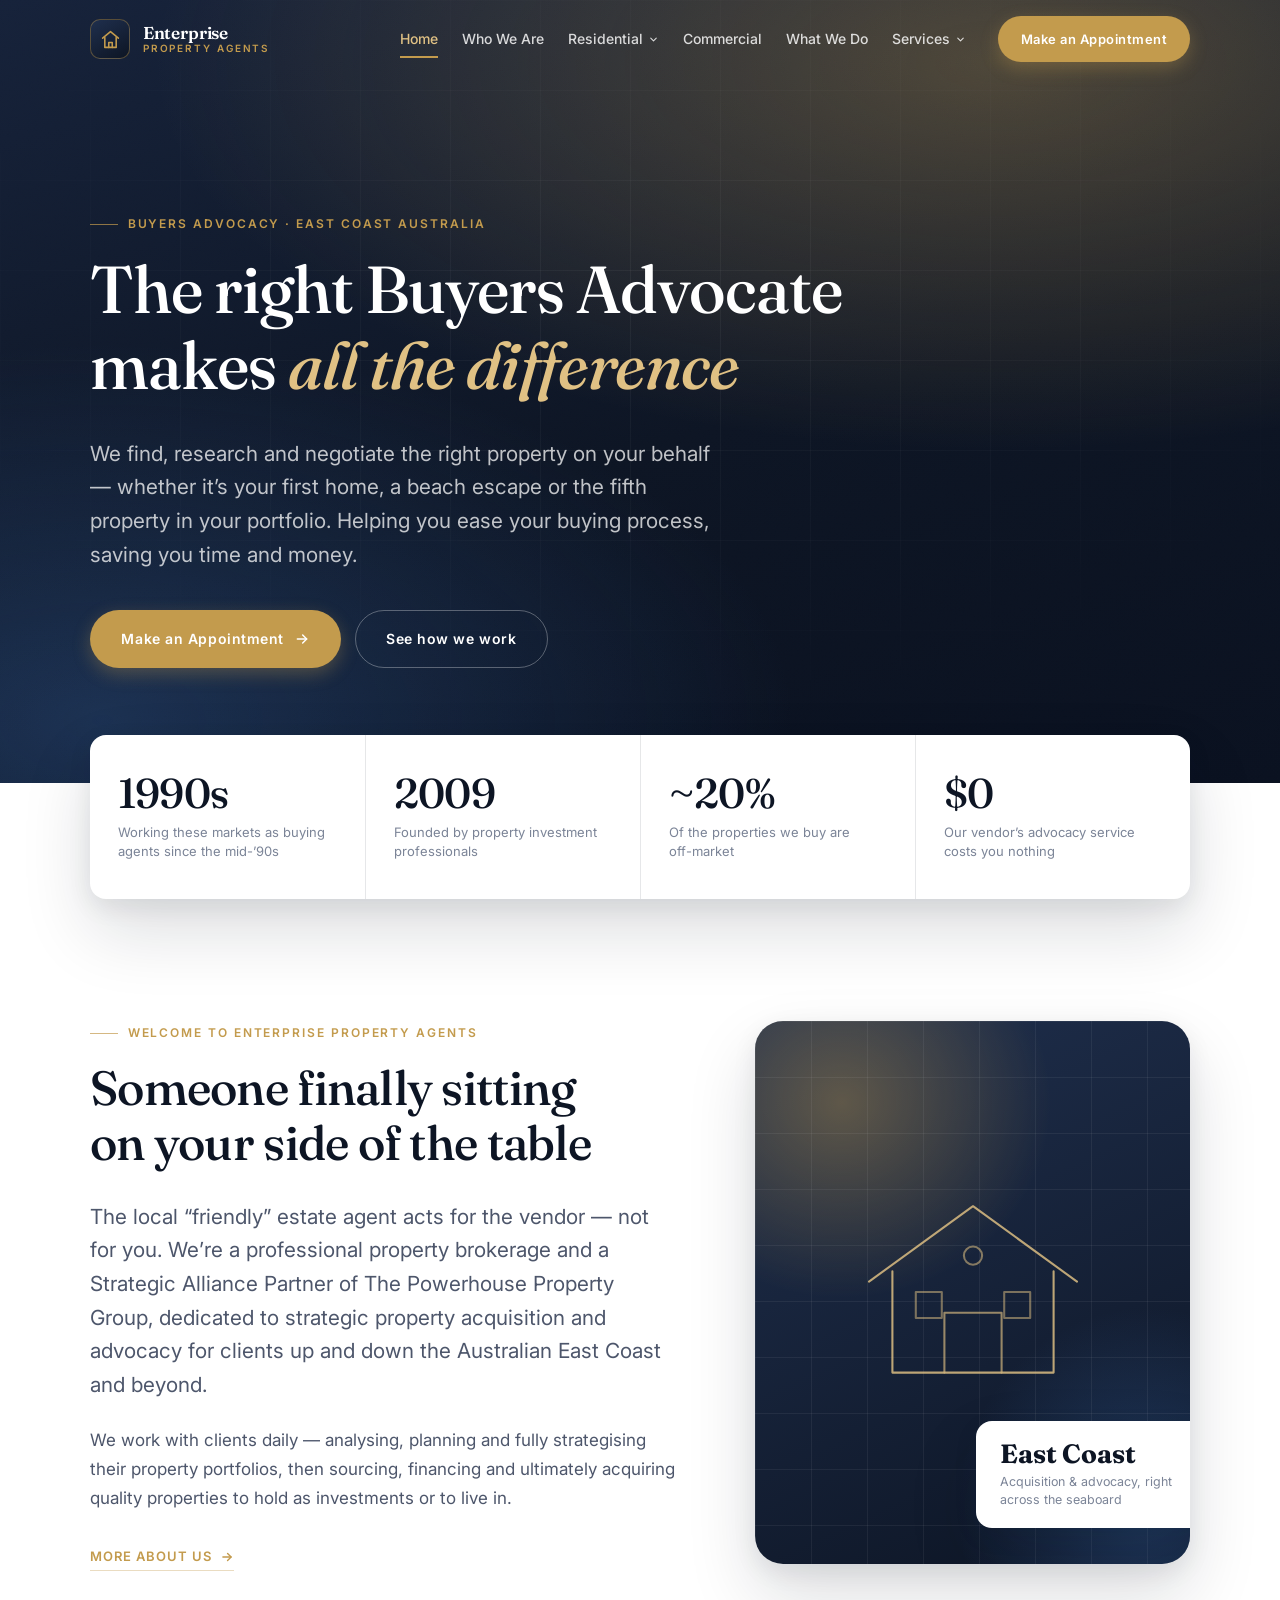
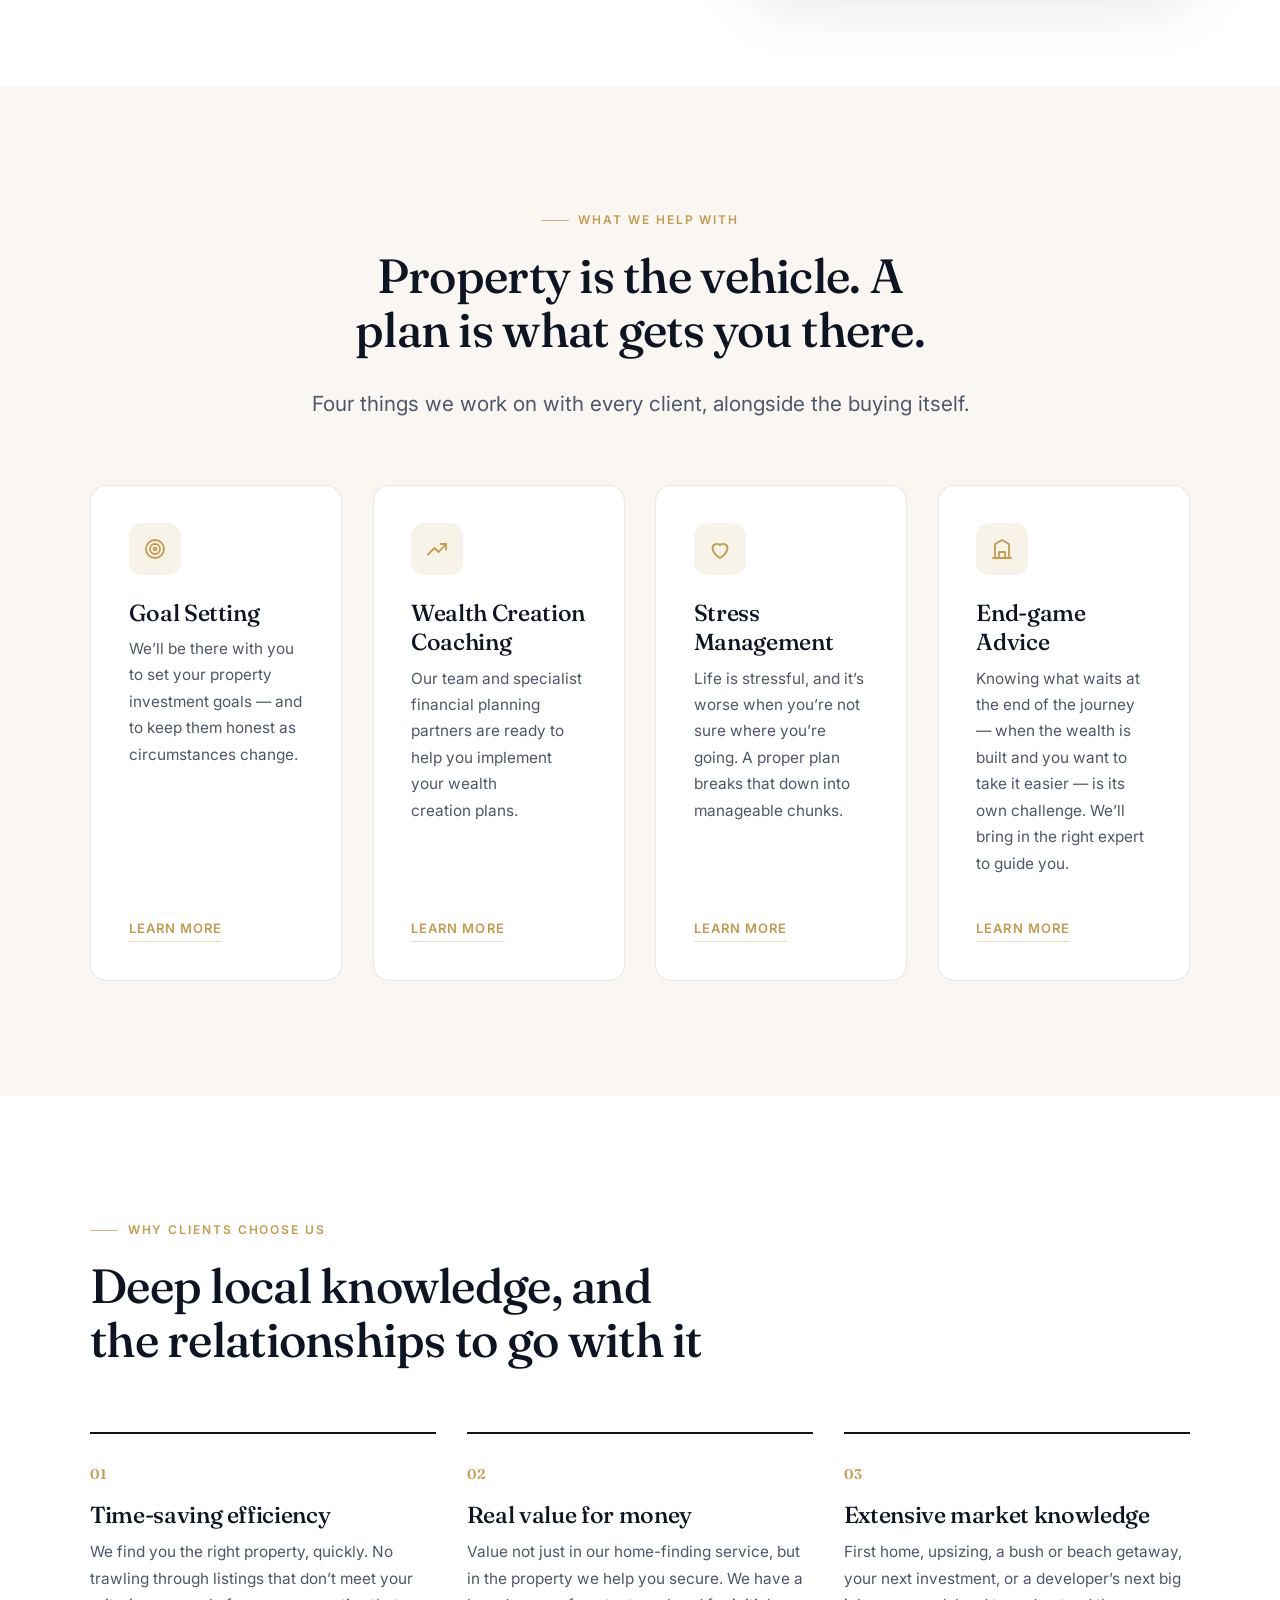
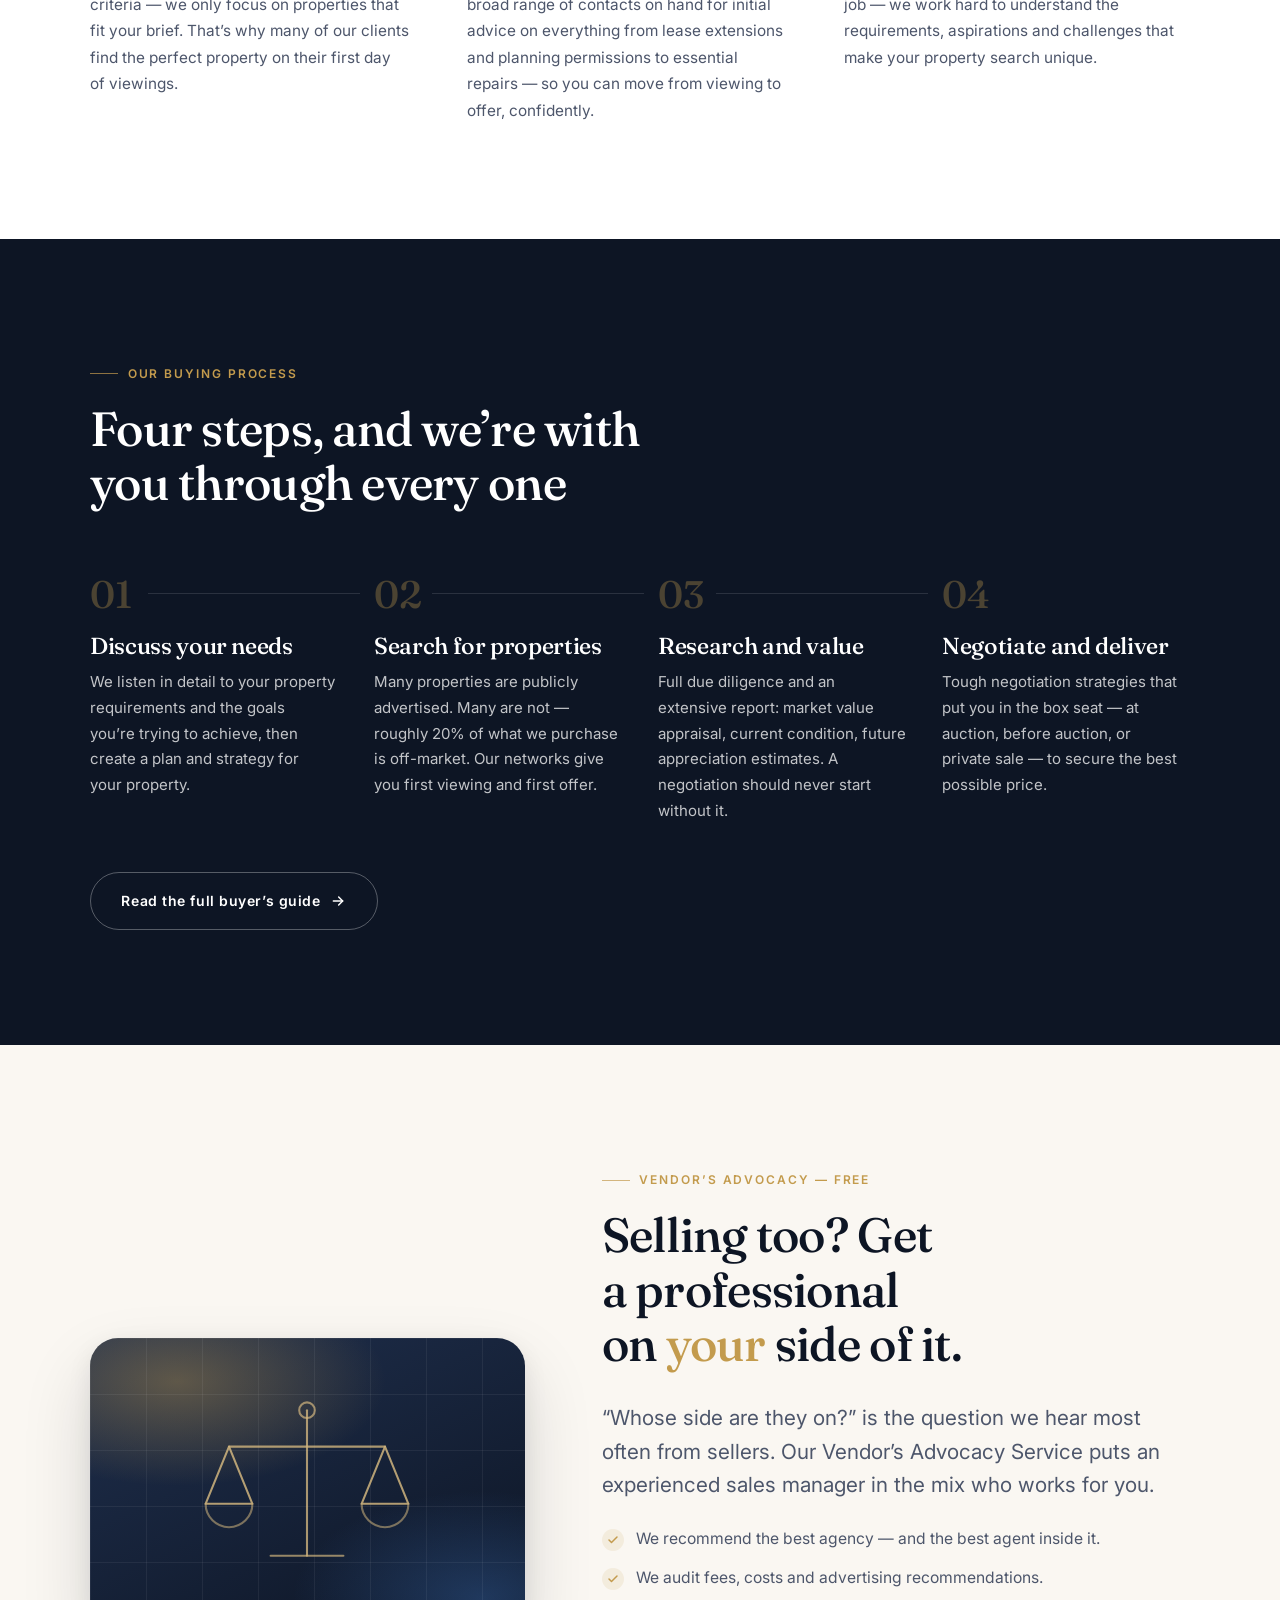
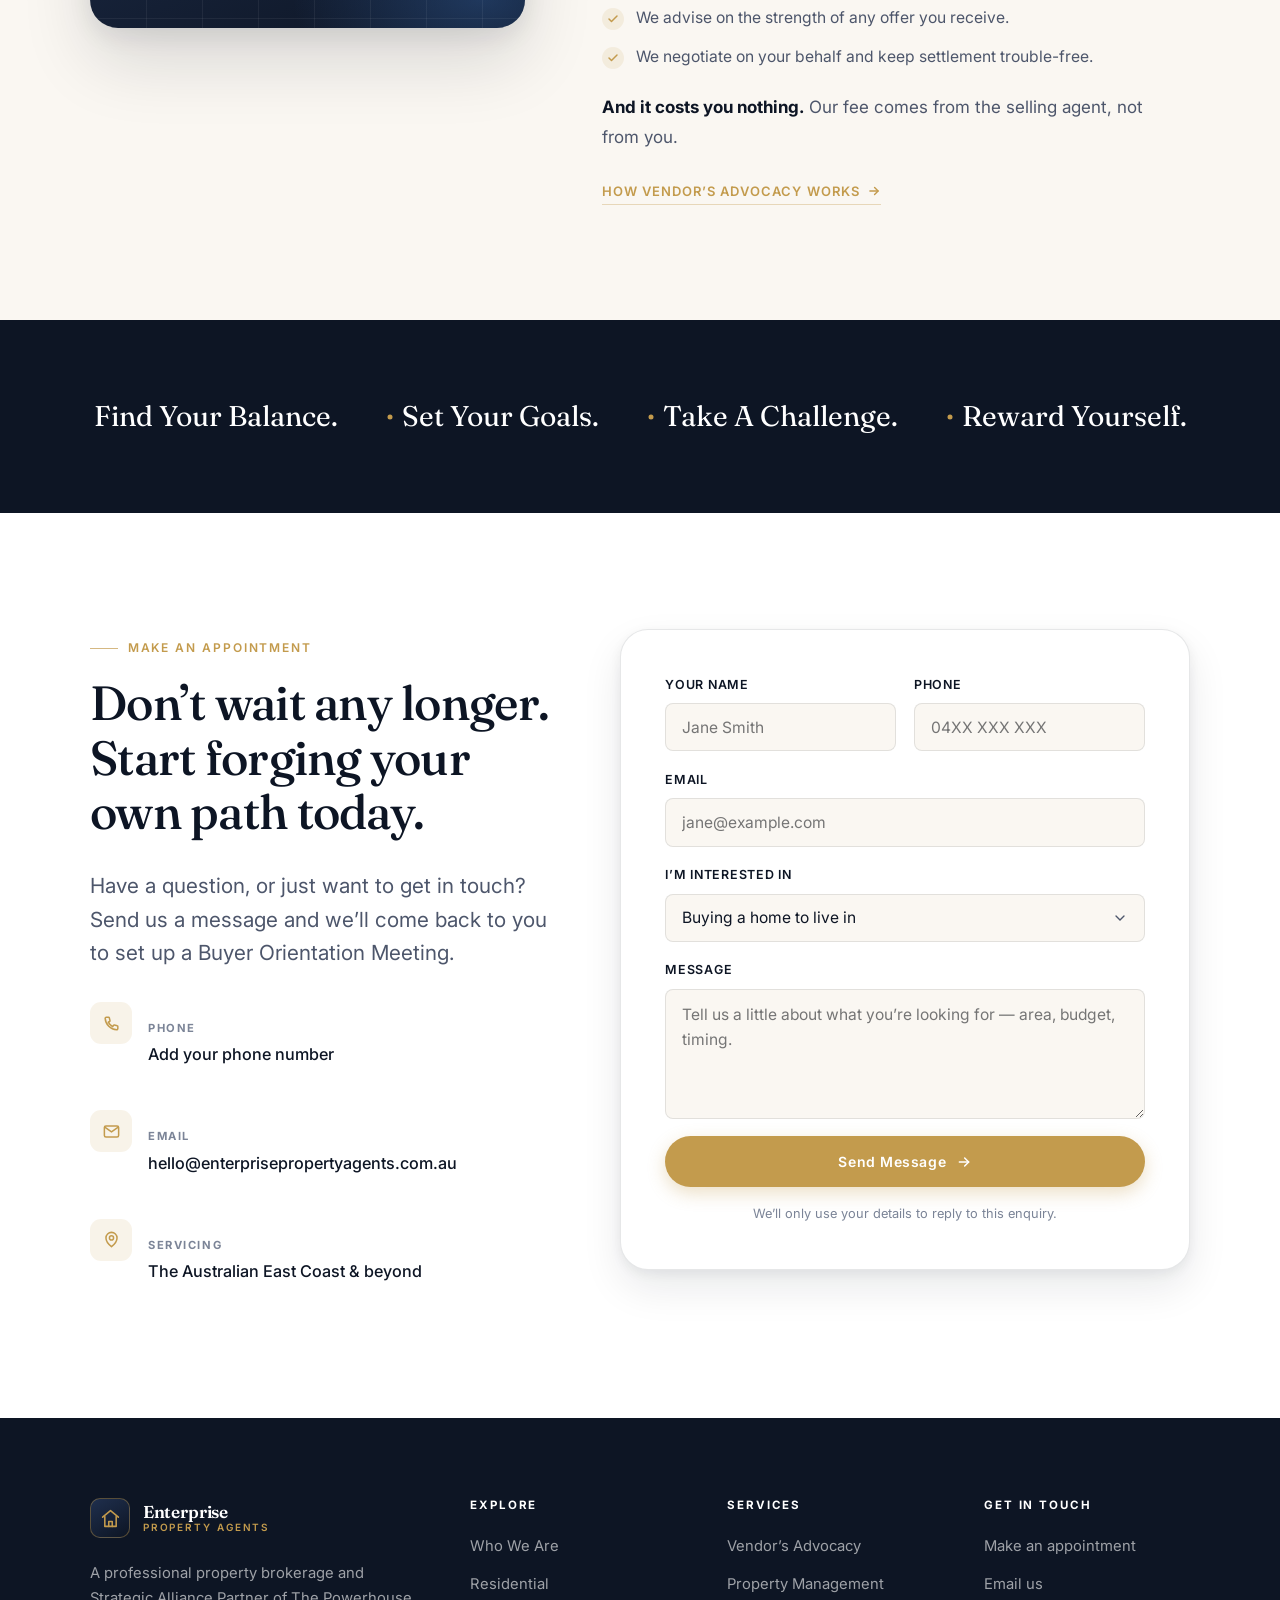
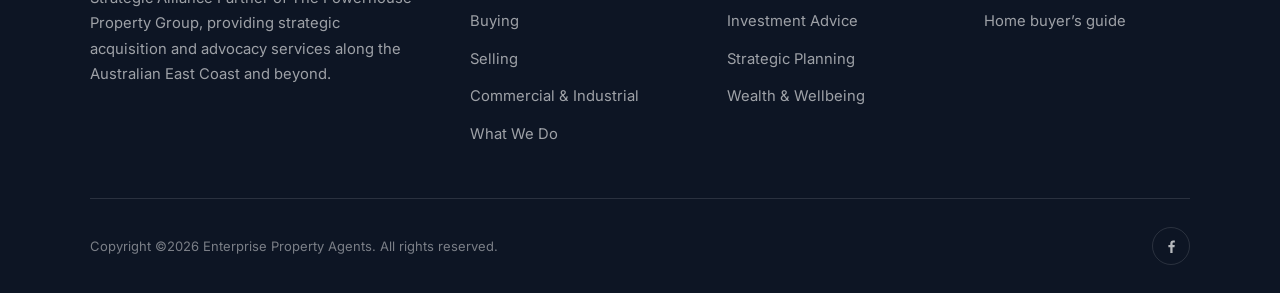
<file: index.html>
<!DOCTYPE html>
<html lang="en-AU">
<head>
<meta charset="utf-8">
<meta name="viewport" content="width=device-width, initial-scale=1">
<title>Enterprise Property Agents | Buyers Advocacy, East Coast Australia</title>
<meta name="description" content="Enterprise Property Agents are buyers advocates and property consultants working up and down the Australian East Coast — finding, researching and negotiating the right property for you.">
<meta name="robots" content="noindex, nofollow">
<meta name="theme-color" content="#0d1524">

<meta property="og:type" content="website">
<meta property="og:title" content="Enterprise Property Agents | Buyers Advocacy, East Coast Australia">
<meta property="og:description" content="We find, research and negotiate the right property for you — including the ~20% that never reaches the open market.">
<meta property="og:locale" content="en_AU">

<link rel="preconnect" href="https://fonts.googleapis.com">
<link rel="preconnect" href="https://fonts.gstatic.com" crossorigin>
<link href="https://fonts.googleapis.com/css2?family=Fraunces:ital,opsz,wght@0,9..144,300..700;1,9..144,300..700&family=Inter:wght@400;500;600;700&display=swap" rel="stylesheet">
<link rel="stylesheet" href="assets/css/styles.css">
<link rel="icon" href="data:image/svg+xml,%3Csvg xmlns='http://www.w3.org/2000/svg' viewBox='0 0 32 32'%3E%3Crect width='32' height='32' rx='7' fill='%230d1524'/%3E%3Cpath d='M16 7l8 6.2V25H8V13.2L16 7z' fill='none' stroke='%23c39b4d' stroke-width='2' stroke-linejoin='round'/%3E%3C/svg%3E">
</head>
<body>

<a class="skip-link" href="#main">Skip to content</a>

<!-- ============================ HEADER ============================ -->
<header class="site-header" id="siteHeader">
  <div class="container header__inner">
    <a class="brand" href="index.html" aria-label="Enterprise Property Agents &mdash; home">
      <span class="brand__mark" aria-hidden="true">
        <svg viewBox="0 0 24 24" fill="none" stroke="#c39b4d" stroke-width="1.8" stroke-linecap="round" stroke-linejoin="round">
          <path d="M3 10.5 12 3l9 7.5"/><path d="M5.5 9.8V21h13V9.8"/><path d="M10 21v-5.5h4V21"/>
        </svg>
      </span>
      <span class="brand__text"><strong>Enterprise</strong><span>Property Agents</span></span>
    </a>

    <nav class="nav" id="primaryNav" aria-label="Primary">
      <ul class="nav__list">
        <li><a href="index.html" data-nav="home" aria-current="page">Home</a></li>
        <li><a href="about.html" data-nav="about">Who We Are</a></li>
        <li class="has-sub">
          <a href="residential.html" data-nav="residential">Residential<svg class="nav__caret" viewBox="0 0 24 24" fill="none" stroke="currentColor" stroke-width="2.4" stroke-linecap="round" stroke-linejoin="round" aria-hidden="true"><polyline points="6 9 12 15 18 9"/></svg></a>
          <ul class="nav__sub">
            <li><a href="buying.html" data-nav="buying">Buying</a></li>
            <li><a href="selling.html" data-nav="selling">Selling</a></li>
          </ul>
        </li>
        <li><a href="commercial.html" data-nav="commercial">Commercial</a></li>
        <li><a href="what-we-do.html" data-nav="what-we-do">What We Do</a></li>
        <li class="has-sub">
          <a href="vendors-advocacy.html" data-nav="services">Services<svg class="nav__caret" viewBox="0 0 24 24" fill="none" stroke="currentColor" stroke-width="2.4" stroke-linecap="round" stroke-linejoin="round" aria-hidden="true"><polyline points="6 9 12 15 18 9"/></svg></a>
          <ul class="nav__sub">
            <li><a href="vendors-advocacy.html" data-nav="vendors-advocacy">Vendor&rsquo;s Advocacy</a></li>
            <li><a href="property-management.html" data-nav="property-management">Property Management</a></li>
            <li><a href="investment-advice.html" data-nav="investment-advice">Investment Advice</a></li>
            <li><a href="strategic-planning.html" data-nav="strategic-planning">Strategic Planning</a></li>
            <li><a href="wealth-wellbeing.html" data-nav="wealth-wellbeing">Wealth &amp; Wellbeing</a></li>
          </ul>
        </li>
      </ul>
      <a class="btn btn--primary btn--sm nav__cta" href="#contact">Make an Appointment</a>
    </nav>

    <button class="nav-toggle" id="navToggle" aria-expanded="false" aria-controls="primaryNav" aria-label="Open menu">
      <span></span><span></span><span></span>
    </button>
  </div>
</header>
<div class="nav-scrim" id="navScrim" aria-hidden="true"></div>

<main id="main">

  <!-- ============================ HERO ============================ -->
  <section class="hero">
    <div class="hero__bg" aria-hidden="true"></div>
    <div class="hero__grid" aria-hidden="true"></div>
    <div class="container">
      <div class="hero__inner">
        <p class="eyebrow reveal">Buyers Advocacy &middot; East Coast Australia</p>
        <h1 class="reveal" style="--delay:80ms">The right Buyers Advocate makes <em>all the difference</em></h1>
        <p class="lede reveal" style="--delay:160ms">
          We find, research and negotiate the right property on your behalf &mdash; whether it&rsquo;s your first home,
          a beach escape or the fifth property in your portfolio. Helping you ease your buying process,
          saving you time and money.
        </p>
        <div class="hero__actions reveal" style="--delay:240ms">
          <a class="btn btn--primary" href="#contact">
            Make an Appointment
            <svg class="btn__arrow" width="16" height="16" viewBox="0 0 24 24" fill="none" stroke="currentColor" stroke-width="2.2" stroke-linecap="round" stroke-linejoin="round" aria-hidden="true"><path d="M5 12h14"/><path d="m13 6 6 6-6 6"/></svg>
          </a>
          <a class="btn btn--ghost-light" href="#process">See how we work</a>
        </div>
      </div>
    </div>
  </section>

  <!-- ============================ STATS ============================ -->
  <section class="stats" aria-label="Key figures">
    <div class="container">
      <div class="stats__inner">
        <div class="stat reveal">
          <div class="stat__value">1990s</div>
          <p class="stat__label">Working these markets as buying agents since the mid-&rsquo;90s</p>
        </div>
        <div class="stat reveal">
          <div class="stat__value">2009</div>
          <p class="stat__label">Founded by property investment professionals</p>
        </div>
        <div class="stat reveal">
          <div class="stat__value">~20%</div>
          <p class="stat__label">Of the properties we buy are off-market</p>
        </div>
        <div class="stat reveal">
          <div class="stat__value">$0</div>
          <p class="stat__label">Our vendor&rsquo;s advocacy service costs you nothing</p>
        </div>
      </div>
    </div>
  </section>

  <!-- ============================ INTRO ============================ -->
  <section class="section">
    <div class="container">
      <div class="split split--wide-left">
        <div class="reveal">
          <p class="eyebrow">Welcome to Enterprise Property Agents</p>
          <h2>Someone finally sitting on your side of the table</h2>
          <p class="lede">
            The local &ldquo;friendly&rdquo; estate agent acts for the vendor &mdash; not for you.
            We&rsquo;re a professional property brokerage and a Strategic Alliance Partner of
            The Powerhouse Property Group, dedicated to strategic property acquisition and
            advocacy for clients up and down the Australian East Coast and beyond.
          </p>
          <p>
            We work with clients daily &mdash; analysing, planning and fully strategising their
            property portfolios, then sourcing, financing and ultimately acquiring quality
            properties to hold as investments or to live in.
          </p>
          <p style="margin-top:1.75rem">
            <a class="link-more" href="about.html">
              More about us
              <svg width="14" height="14" viewBox="0 0 24 24" fill="none" stroke="currentColor" stroke-width="2.4" stroke-linecap="round" stroke-linejoin="round" aria-hidden="true"><path d="M5 12h14"/><path d="m13 6 6 6-6 6"/></svg>
            </a>
          </p>
        </div>

        <div class="split__media reveal" style="--delay:120ms">
          <div class="panel">
            <svg class="panel__art" viewBox="0 0 200 200" fill="none" stroke="#e0c184" stroke-width="1.6" stroke-linecap="round" stroke-linejoin="round" aria-hidden="true">
              <path d="M20 92 100 34l80 58" opacity=".9"/>
              <path d="M38 84v78h124V84" opacity=".9"/>
              <path d="M78 162v-46h44v46" opacity=".7"/>
              <path d="M56 100h20v20H56zM124 100h20v20h-20z" opacity=".55"/>
              <circle cx="100" cy="72" r="7" opacity=".6"/>
            </svg>
            <div class="panel-badge">
              <strong>East&nbsp;Coast</strong>
              <span>Acquisition &amp; advocacy, right across the seaboard</span>
            </div>
          </div>
        </div>
      </div>
    </div>
  </section>

  <!-- ============================ SERVICES ============================ -->
  <section class="section section--cream" id="services">
    <div class="container">
      <div class="section-head section-head--center reveal">
        <p class="eyebrow eyebrow--center">What we help with</p>
        <h2>Property is the vehicle. A plan is what gets you there.</h2>
        <p class="lede">Four things we work on with every client, alongside the buying itself.</p>
      </div>

      <div class="grid grid--4">
        <article class="card reveal">
          <span class="card__icon" aria-hidden="true">
            <svg viewBox="0 0 24 24" fill="none" stroke="currentColor" stroke-width="1.8" stroke-linecap="round" stroke-linejoin="round"><circle cx="12" cy="12" r="9"/><circle cx="12" cy="12" r="5"/><circle cx="12" cy="12" r="1.4"/></svg>
          </span>
          <h3>Goal Setting</h3>
          <p>We&rsquo;ll be there with you to set your property investment goals &mdash; and to keep them honest as circumstances change.</p>
          <a class="link-more" href="#contact">Learn more</a>
        </article>

        <article class="card reveal">
          <span class="card__icon" aria-hidden="true">
            <svg viewBox="0 0 24 24" fill="none" stroke="currentColor" stroke-width="1.8" stroke-linecap="round" stroke-linejoin="round"><path d="M3 17.5 9.5 11l4 4L21 7"/><path d="M15.5 7H21v5.5"/></svg>
          </span>
          <h3>Wealth Creation Coaching</h3>
          <p>Our team and specialist financial planning partners are ready to help you implement your wealth creation plans.</p>
          <a class="link-more" href="#contact">Learn more</a>
        </article>

        <article class="card reveal">
          <span class="card__icon" aria-hidden="true">
            <svg viewBox="0 0 24 24" fill="none" stroke="currentColor" stroke-width="1.8" stroke-linecap="round" stroke-linejoin="round"><path d="M12 21s-7.5-4.6-7.5-10A4.5 4.5 0 0 1 12 8a4.5 4.5 0 0 1 7.5 3c0 5.4-7.5 10-7.5 10z"/></svg>
          </span>
          <h3>Stress Management</h3>
          <p>Life is stressful, and it&rsquo;s worse when you&rsquo;re not sure where you&rsquo;re going. A proper plan breaks that down into manageable chunks.</p>
          <a class="link-more" href="#contact">Learn more</a>
        </article>

        <article class="card reveal">
          <span class="card__icon" aria-hidden="true">
            <svg viewBox="0 0 24 24" fill="none" stroke="currentColor" stroke-width="1.8" stroke-linecap="round" stroke-linejoin="round"><path d="M5 21V7l7-4 7 4v14"/><path d="M9 21v-6h6v6"/><path d="M3 21h18"/></svg>
          </span>
          <h3>End-game Advice</h3>
          <p>Knowing what waits at the end of the journey &mdash; when the wealth is built and you want to take it easier &mdash; is its own challenge. We&rsquo;ll bring in the right expert to guide you.</p>
          <a class="link-more" href="#contact">Learn more</a>
        </article>
      </div>
    </div>
  </section>

  <!-- ============================ WHY US ============================ -->
  <section class="section">
    <div class="container">
      <div class="section-head reveal">
        <p class="eyebrow">Why clients choose us</p>
        <h2>Deep local knowledge, and the relationships to go with it</h2>
      </div>

      <div class="grid grid--3">
        <article class="feature reveal">
          <span class="feature__num">01</span>
          <h3>Time-saving efficiency</h3>
          <p>
            We find you the right property, quickly. No trawling through listings that don&rsquo;t meet your
            criteria &mdash; we only focus on properties that fit your brief. That&rsquo;s why many of our clients
            find the perfect property on their first day of viewings.
          </p>
        </article>

        <article class="feature reveal">
          <span class="feature__num">02</span>
          <h3>Real value for money</h3>
          <p>
            Value not just in our home-finding service, but in the property we help you secure. We have a broad
            range of contacts on hand for initial advice on everything from lease extensions and planning
            permissions to essential repairs &mdash; so you can move from viewing to offer, confidently.
          </p>
        </article>

        <article class="feature reveal">
          <span class="feature__num">03</span>
          <h3>Extensive market knowledge</h3>
          <p>
            First home, upsizing, a bush or beach getaway, your next investment, or a developer&rsquo;s next big job
            &mdash; we work hard to understand the requirements, aspirations and challenges that make your
            property search unique.
          </p>
        </article>
      </div>
    </div>
  </section>

  <!-- ============================ PROCESS ============================ -->
  <section class="section section--ink" id="process">
    <div class="container">
      <div class="section-head reveal">
        <p class="eyebrow">Our buying process</p>
        <h2>Four steps, and we&rsquo;re with you through every one</h2>
      </div>

      <div class="steps">
        <article class="step reveal">
          <h3>Discuss your needs</h3>
          <p>We listen in detail to your property requirements and the goals you&rsquo;re trying to achieve, then create a plan and strategy for your property.</p>
        </article>
        <article class="step reveal">
          <h3>Search for properties</h3>
          <p>Many properties are publicly advertised. Many are not &mdash; roughly 20% of what we purchase is off-market. Our networks give you first viewing and first offer.</p>
        </article>
        <article class="step reveal">
          <h3>Research and value</h3>
          <p>Full due diligence and an extensive report: market value appraisal, current condition, future appreciation estimates. A negotiation should never start without it.</p>
        </article>
        <article class="step reveal">
          <h3>Negotiate and deliver</h3>
          <p>Tough negotiation strategies that put you in the box seat &mdash; at auction, before auction, or private sale &mdash; to secure the best possible price.</p>
        </article>
      </div>

      <p style="margin-top:3rem" class="reveal">
        <a class="btn btn--ghost-light" href="buying.html">
          Read the full buyer&rsquo;s guide
          <svg class="btn__arrow" width="16" height="16" viewBox="0 0 24 24" fill="none" stroke="currentColor" stroke-width="2.2" stroke-linecap="round" stroke-linejoin="round" aria-hidden="true"><path d="M5 12h14"/><path d="m13 6 6 6-6 6"/></svg>
        </a>
      </p>
    </div>
  </section>

  <!-- ============================ VENDOR ADVOCACY ============================ -->
  <section class="section section--cream">
    <div class="container">
      <div class="split split--wide-right">
        <div class="split__media reveal">
          <div class="panel panel--wide">
            <svg class="panel__art" viewBox="0 0 200 160" fill="none" stroke="#e0c184" stroke-width="1.6" stroke-linecap="round" stroke-linejoin="round" aria-hidden="true">
              <path d="M100 24v112" opacity=".8"/>
              <path d="M40 52h120" opacity=".8"/>
              <circle cx="100" cy="24" r="6" opacity=".7"/>
              <path d="M40 52 22 96h36zM160 52l-18 44h36z" opacity=".85"/>
              <path d="M22 96a18 18 0 0 0 36 0M142 96a18 18 0 0 0 36 0" opacity=".55"/>
              <path d="M72 136h56" opacity=".7"/>
            </svg>
          </div>
        </div>

        <div class="reveal" style="--delay:120ms">
          <p class="eyebrow">Vendor&rsquo;s advocacy &mdash; free</p>
          <h2>Selling too? Get a professional on <span class="text-gold">your</span> side of it.</h2>
          <p class="lede">
            &ldquo;Whose side are they on?&rdquo; is the question we hear most often from sellers.
            Our Vendor&rsquo;s Advocacy Service puts an experienced sales manager in the mix who works for you.
          </p>
          <ul class="checklist">
            <li>We recommend the best agency &mdash; and the best agent inside it.</li>
            <li>We audit fees, costs and advertising recommendations.</li>
            <li>We advise on the strength of any offer you receive.</li>
            <li>We negotiate on your behalf and keep settlement trouble-free.</li>
          </ul>
          <p style="margin-top:1.5rem"><strong style="color:var(--ink)">And it costs you nothing.</strong> Our fee comes from the selling agent, not from you.</p>
          <p style="margin-top:1.5rem">
            <a class="link-more" href="vendors-advocacy.html">
              How vendor&rsquo;s advocacy works
              <svg width="14" height="14" viewBox="0 0 24 24" fill="none" stroke="currentColor" stroke-width="2.4" stroke-linecap="round" stroke-linejoin="round" aria-hidden="true"><path d="M5 12h14"/><path d="m13 6 6 6-6 6"/></svg>
            </a>
          </p>
        </div>
      </div>
    </div>
  </section>

  <!-- ============================ MOTTO ============================ -->
  <section class="motto">
    <div class="container">
      <div class="motto__inner">
        <span class="motto__item reveal">Find Your Balance.</span>
        <span class="motto__item reveal">Set Your Goals.</span>
        <span class="motto__item reveal">Take A Challenge.</span>
        <span class="motto__item reveal">Reward Yourself.</span>
      </div>
    </div>
  </section>

  <!-- ============================ CONTACT ============================ -->
  <section class="section" id="contact">
    <div class="container">
      <div class="contact-grid">
        <div class="reveal">
          <p class="eyebrow">Make an appointment</p>
          <h2>Don&rsquo;t wait any longer. Start forging your own path today.</h2>
          <p class="lede">
            Have a question, or just want to get in touch? Send us a message and we&rsquo;ll come back to you
            to set up a Buyer Orientation Meeting.
          </p>

          <ul class="contact-list">
            <li>
              <span class="contact-list__icon" aria-hidden="true">
                <svg viewBox="0 0 24 24" fill="none" stroke="currentColor" stroke-width="1.9" stroke-linecap="round" stroke-linejoin="round"><path d="M4 5.5A1.5 1.5 0 0 1 5.5 4h2.7a1 1 0 0 1 1 .77l.9 3.6a1 1 0 0 1-.5 1.1l-1.7.9a13 13 0 0 0 5.7 5.7l.9-1.7a1 1 0 0 1 1.1-.5l3.6.9a1 1 0 0 1 .8 1v2.7a1.5 1.5 0 0 1-1.5 1.5A15.5 15.5 0 0 1 4 5.5z"/></svg>
              </span>
              <div>
                <dl><dt>Phone</dt><dd><a href="tel:+61000000000">Add your phone number</a></dd></dl>
              </div>
            </li>
            <li>
              <span class="contact-list__icon" aria-hidden="true">
                <svg viewBox="0 0 24 24" fill="none" stroke="currentColor" stroke-width="1.9" stroke-linecap="round" stroke-linejoin="round"><rect x="3" y="5" width="18" height="14" rx="2"/><path d="m3.5 6.5 8.5 6 8.5-6"/></svg>
              </span>
              <div>
                <dl><dt>Email</dt><dd><a href="mailto:hello@enterprisepropertyagents.com.au">hello@enterprisepropertyagents.com.au</a></dd></dl>
              </div>
            </li>
            <li>
              <span class="contact-list__icon" aria-hidden="true">
                <svg viewBox="0 0 24 24" fill="none" stroke="currentColor" stroke-width="1.9" stroke-linecap="round" stroke-linejoin="round"><path d="M12 21s7-5.6 7-11a7 7 0 1 0-14 0c0 5.4 7 11 7 11z"/><circle cx="12" cy="10" r="2.6"/></svg>
              </span>
              <div>
                <dl><dt>Servicing</dt><dd>The Australian East Coast &amp; beyond</dd></dl>
              </div>
            </li>
          </ul>
        </div>

        <form class="form reveal" id="contactForm" data-mailto="hello@enterprisepropertyagents.com.au" style="--delay:120ms" novalidate>
          <div class="form__row">
            <div class="field">
              <label for="name">Your name</label>
              <input type="text" id="name" name="name" autocomplete="name" required placeholder="Jane Smith">
            </div>
            <div class="field">
              <label for="phone">Phone</label>
              <input type="tel" id="phone" name="phone" autocomplete="tel" placeholder="04XX XXX XXX">
            </div>
          </div>

          <div class="field">
            <label for="email">Email</label>
            <input type="email" id="email" name="email" autocomplete="email" required placeholder="jane@example.com">
          </div>

          <div class="field">
            <label for="interest">I&rsquo;m interested in</label>
            <select id="interest" name="interest">
              <option>Buying a home to live in</option>
              <option>Buying an investment property</option>
              <option>Building a property portfolio</option>
              <option>Vendor&rsquo;s advocacy (selling)</option>
              <option>Development sites</option>
              <option>Something else</option>
            </select>
          </div>

          <div class="field">
            <label for="message">Message</label>
            <textarea id="message" name="message" required placeholder="Tell us a little about what you&rsquo;re looking for &mdash; area, budget, timing."></textarea>
          </div>

          <button type="submit" class="btn btn--primary btn--block">
            Send Message
            <svg class="btn__arrow" width="16" height="16" viewBox="0 0 24 24" fill="none" stroke="currentColor" stroke-width="2.2" stroke-linecap="round" stroke-linejoin="round" aria-hidden="true"><path d="M5 12h14"/><path d="m13 6 6 6-6 6"/></svg>
          </button>

          <div class="form-status" id="formStatus" role="status" aria-live="polite"></div>
          <p class="form__note">We&rsquo;ll only use your details to reply to this enquiry.</p>
        </form>
      </div>
    </div>
  </section>

</main>

<!-- ============================ FOOTER ============================ -->
<footer class="site-footer footer">
  <div class="container">
    <div class="footer__top">
      <div class="footer__brand">
        <a class="brand" href="index.html">
          <span class="brand__mark" aria-hidden="true">
            <svg viewBox="0 0 24 24" fill="none" stroke="#c39b4d" stroke-width="1.8" stroke-linecap="round" stroke-linejoin="round">
              <path d="M3 10.5 12 3l9 7.5"/><path d="M5.5 9.8V21h13V9.8"/><path d="M10 21v-5.5h4V21"/>
            </svg>
          </span>
          <span class="brand__text"><strong>Enterprise</strong><span>Property Agents</span></span>
        </a>
        <p>
          A professional property brokerage and Strategic Alliance Partner of The Powerhouse Property Group,
          providing strategic acquisition and advocacy services along the Australian East Coast and beyond.
        </p>
      </div>

      <div>
        <h4>Explore</h4>
        <ul class="footer__links">
          <li><a href="about.html">Who We Are</a></li>
          <li><a href="residential.html">Residential</a></li>
          <li><a href="buying.html">Buying</a></li>
          <li><a href="selling.html">Selling</a></li>
          <li><a href="commercial.html">Commercial &amp; Industrial</a></li>
          <li><a href="what-we-do.html">What We Do</a></li>
        </ul>
      </div>

      <div>
        <h4>Services</h4>
        <ul class="footer__links">
          <li><a href="vendors-advocacy.html">Vendor&rsquo;s Advocacy</a></li>
          <li><a href="property-management.html">Property Management</a></li>
          <li><a href="investment-advice.html">Investment Advice</a></li>
          <li><a href="strategic-planning.html">Strategic Planning</a></li>
          <li><a href="wealth-wellbeing.html">Wealth &amp; Wellbeing</a></li>
        </ul>
      </div>

      <div>
        <h4>Get in touch</h4>
        <ul class="footer__links">
          <li><a href="index.html#contact">Make an appointment</a></li>
          <li><a href="mailto:hello@enterprisepropertyagents.com.au">Email us</a></li>
          <li><a href="buying.html#guide">Home buyer&rsquo;s guide</a></li>
        </ul>
      </div>
    </div>

    <div class="footer__bottom">
      <p>Copyright &copy;<span id="year">2021</span> Enterprise Property Agents. All rights reserved.</p>
      <div class="footer__social">
        <a href="https://www.facebook.com/profile.php?id=100063832911052" aria-label="Facebook" rel="noopener" target="_blank"><svg viewBox="0 0 24 24" fill="currentColor"><path d="M13.5 21v-8h2.7l.4-3.1h-3.1V7.9c0-.9.25-1.5 1.55-1.5h1.65V3.6c-.29-.04-1.27-.12-2.4-.12-2.38 0-4 1.45-4 4.11V9.9H7.6V13h2.7v8h3.2z"/></svg></a>
      </div>
    </div>
  </div>
</footer>

<button class="to-top" id="toTop" aria-label="Back to top">
  <svg viewBox="0 0 24 24" fill="none" stroke="currentColor" stroke-width="2.2" stroke-linecap="round" stroke-linejoin="round"><path d="M12 19V5"/><path d="m5 12 7-7 7 7"/></svg>
</button>

<script src="assets/js/main.js"></script>
</body>
</html>
</file>
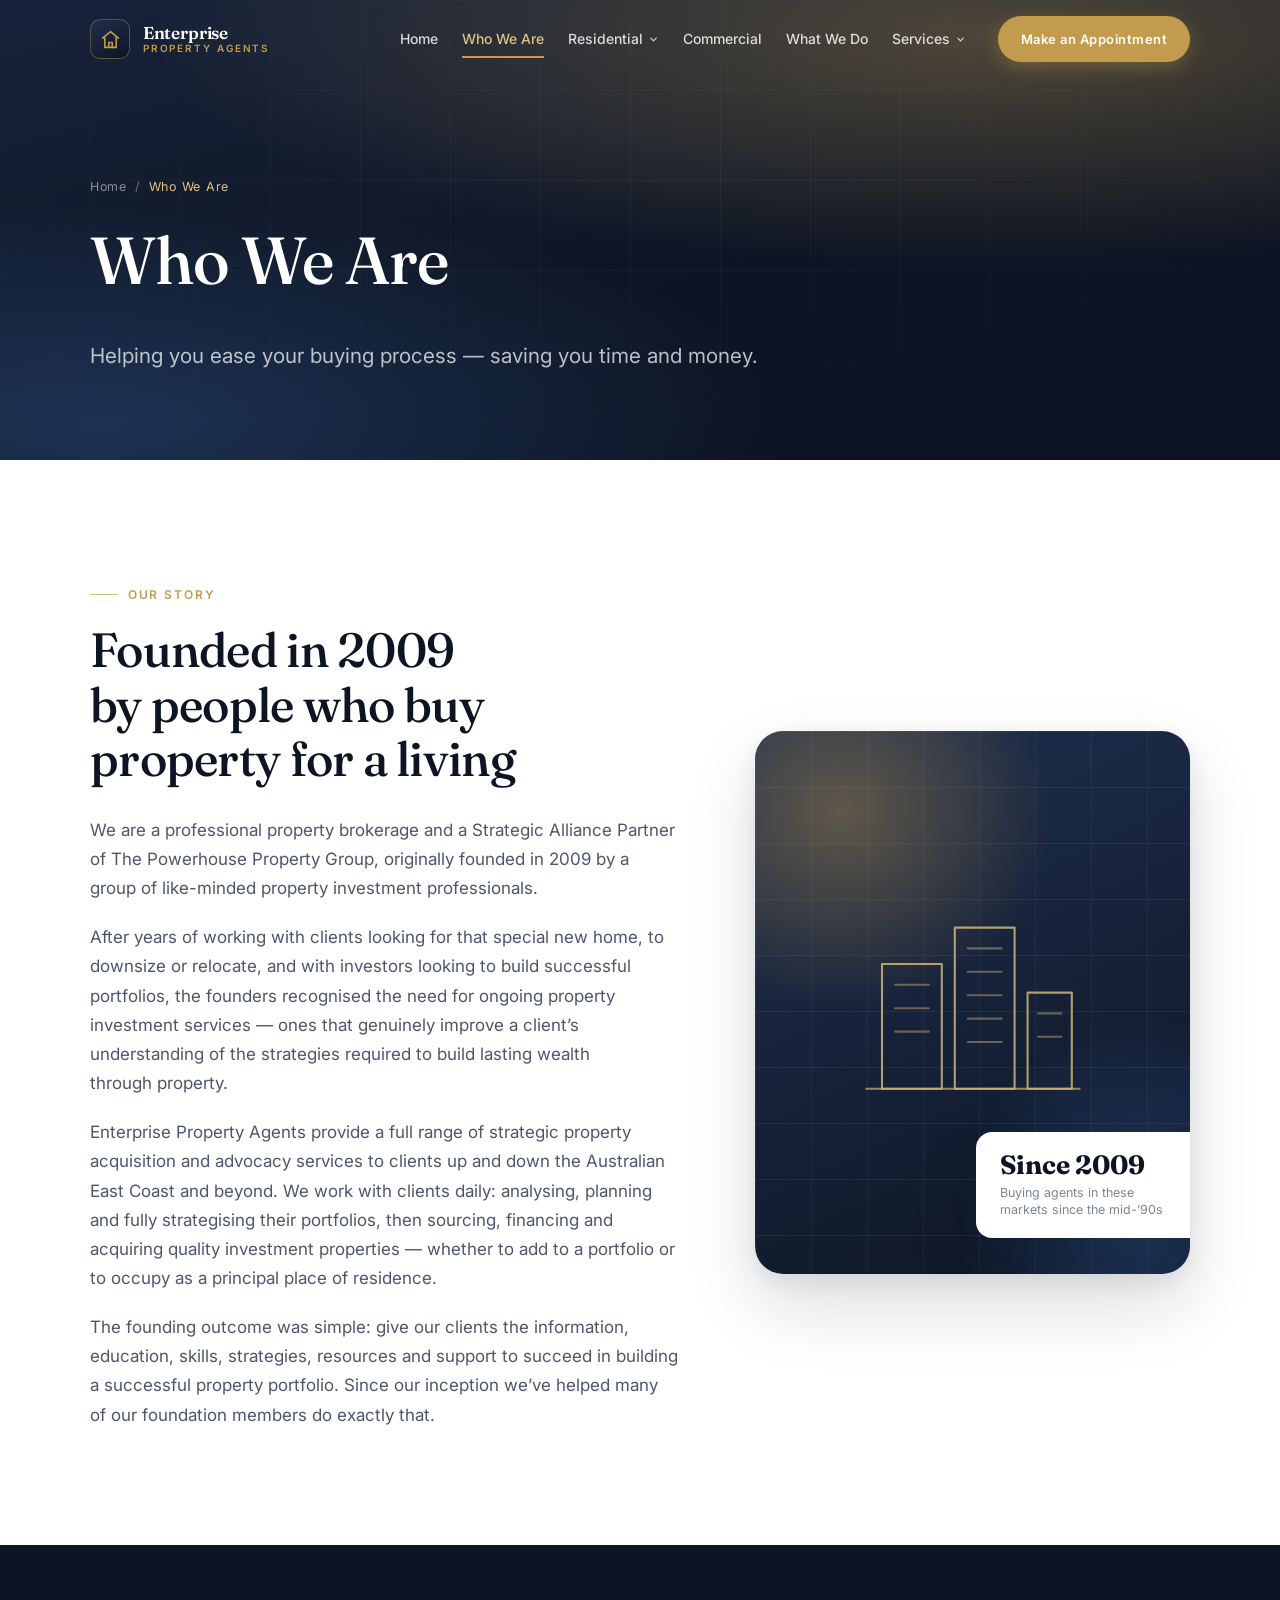
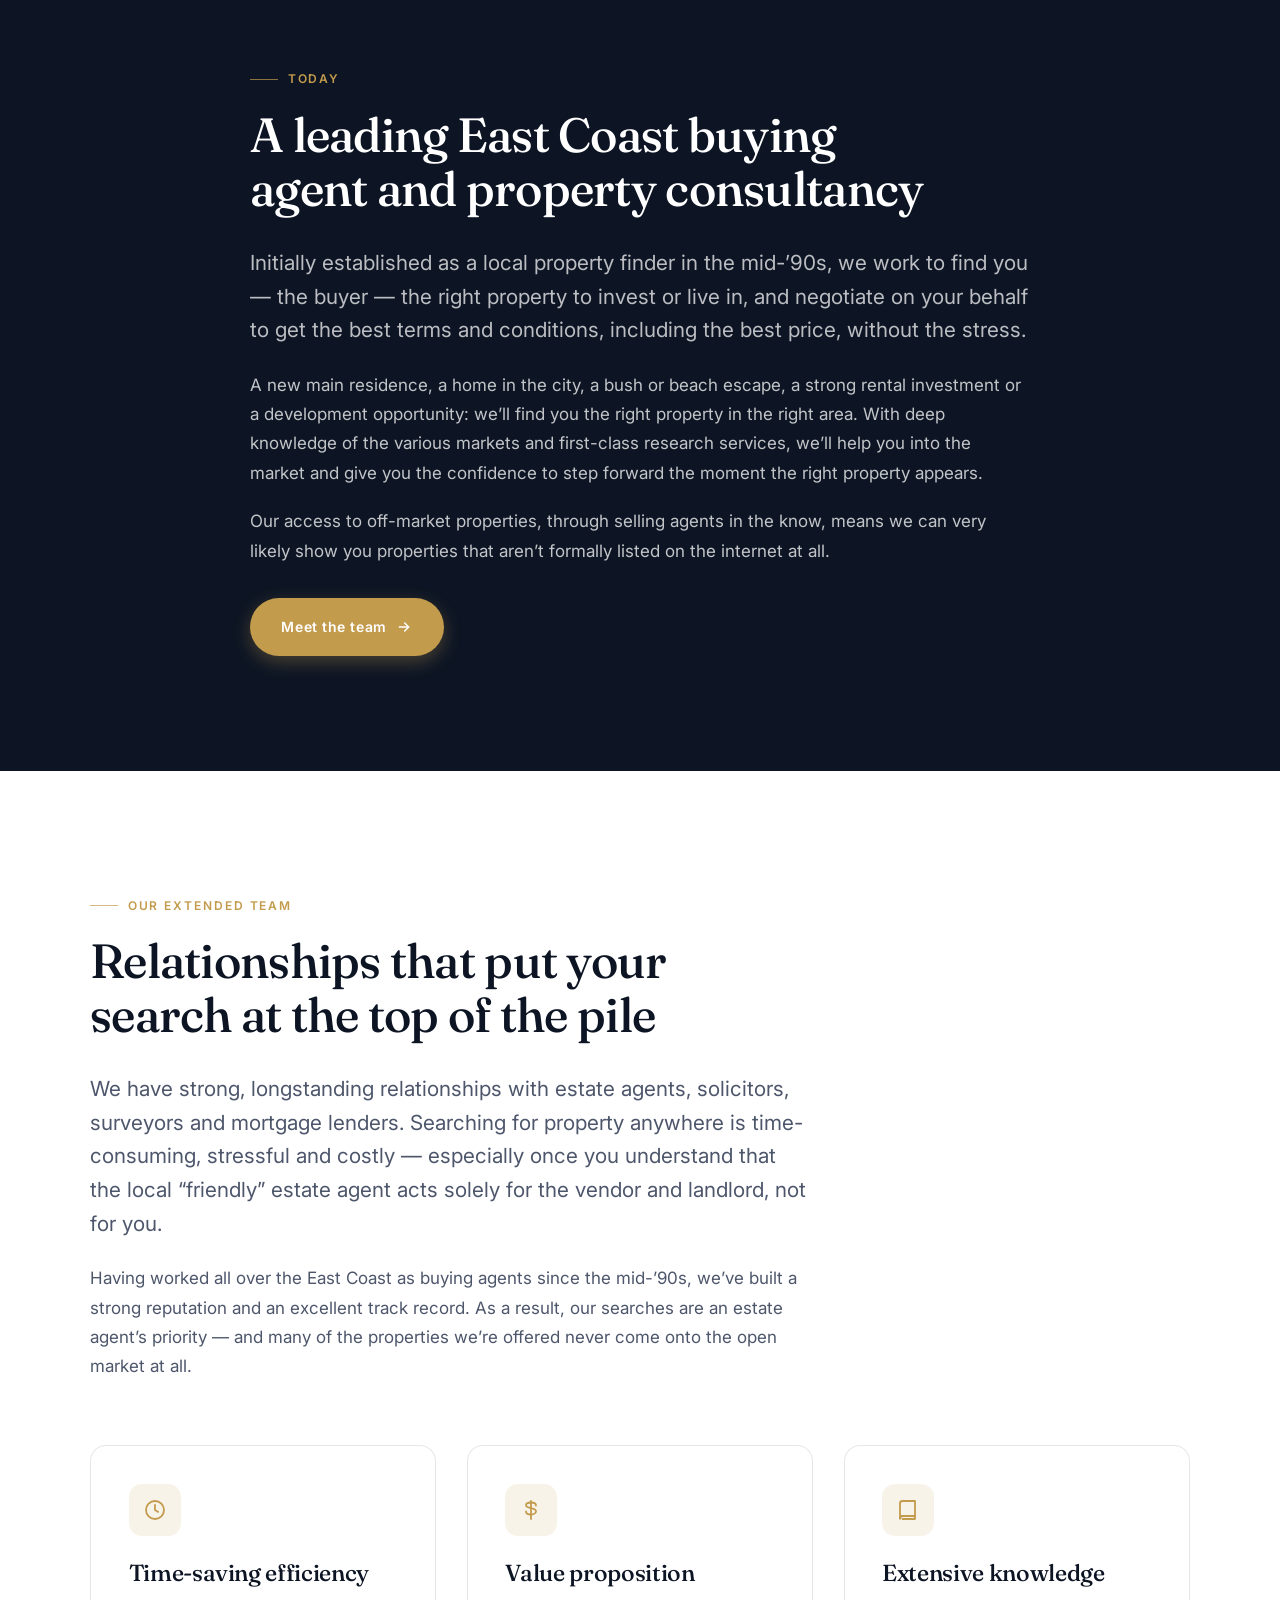
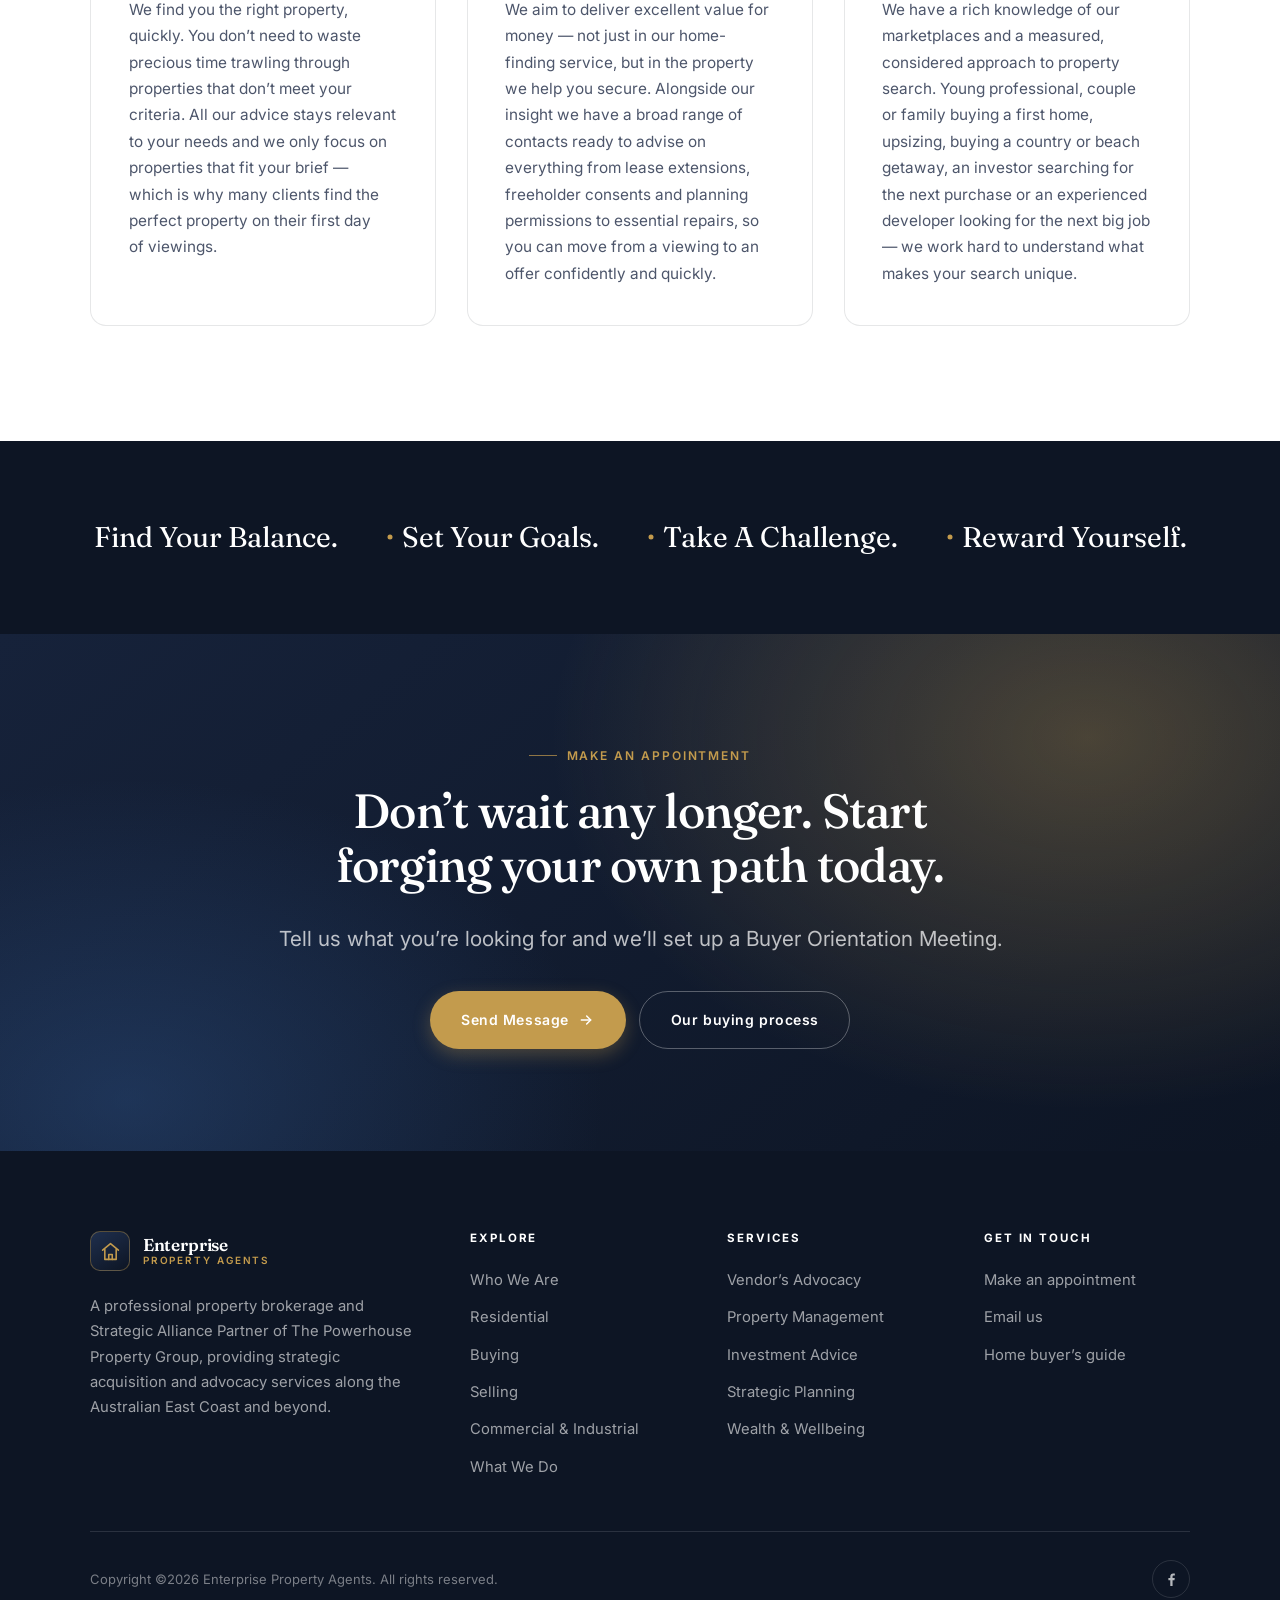
<file: about.html>
<!DOCTYPE html>
<html lang="en-AU">
<head>
<meta charset="utf-8">
<meta name="viewport" content="width=device-width, initial-scale=1">
<title>Who We Are | Enterprise Property Agents</title>
<meta name="description" content="A leading Australian East Coast buying agent and property consultancy — helping you ease your buying process, saving you time and money.">
<meta name="robots" content="noindex, nofollow">
<meta name="theme-color" content="#0d1524">
<link rel="preconnect" href="https://fonts.googleapis.com">
<link rel="preconnect" href="https://fonts.gstatic.com" crossorigin>
<link href="https://fonts.googleapis.com/css2?family=Fraunces:ital,opsz,wght@0,9..144,300..700;1,9..144,300..700&family=Inter:wght@400;500;600;700&display=swap" rel="stylesheet">
<link rel="stylesheet" href="assets/css/styles.css">
<link rel="icon" href="data:image/svg+xml,%3Csvg xmlns='http://www.w3.org/2000/svg' viewBox='0 0 32 32'%3E%3Crect width='32' height='32' rx='7' fill='%230d1524'/%3E%3Cpath d='M16 7l8 6.2V25H8V13.2L16 7z' fill='none' stroke='%23c39b4d' stroke-width='2' stroke-linejoin='round'/%3E%3C/svg%3E">
</head>
<body>

<a class="skip-link" href="#main">Skip to content</a>

<header class="site-header" id="siteHeader">
  <div class="container header__inner">
    <a class="brand" href="index.html" aria-label="Enterprise Property Agents &mdash; home">
      <span class="brand__mark" aria-hidden="true">
        <svg viewBox="0 0 24 24" fill="none" stroke="#c39b4d" stroke-width="1.8" stroke-linecap="round" stroke-linejoin="round">
          <path d="M3 10.5 12 3l9 7.5"/><path d="M5.5 9.8V21h13V9.8"/><path d="M10 21v-5.5h4V21"/>
        </svg>
      </span>
      <span class="brand__text"><strong>Enterprise</strong><span>Property Agents</span></span>
    </a>

    <nav class="nav" id="primaryNav" aria-label="Primary">
      <ul class="nav__list">
        <li><a href="index.html" data-nav="home">Home</a></li>
        <li><a href="about.html" data-nav="about" aria-current="page">Who We Are</a></li>
        <li class="has-sub">
          <a href="residential.html" data-nav="residential">Residential<svg class="nav__caret" viewBox="0 0 24 24" fill="none" stroke="currentColor" stroke-width="2.4" stroke-linecap="round" stroke-linejoin="round" aria-hidden="true"><polyline points="6 9 12 15 18 9"/></svg></a>
          <ul class="nav__sub">
            <li><a href="buying.html" data-nav="buying">Buying</a></li>
            <li><a href="selling.html" data-nav="selling">Selling</a></li>
          </ul>
        </li>
        <li><a href="commercial.html" data-nav="commercial">Commercial</a></li>
        <li><a href="what-we-do.html" data-nav="what-we-do">What We Do</a></li>
        <li class="has-sub">
          <a href="vendors-advocacy.html" data-nav="services">Services<svg class="nav__caret" viewBox="0 0 24 24" fill="none" stroke="currentColor" stroke-width="2.4" stroke-linecap="round" stroke-linejoin="round" aria-hidden="true"><polyline points="6 9 12 15 18 9"/></svg></a>
          <ul class="nav__sub">
            <li><a href="vendors-advocacy.html" data-nav="vendors-advocacy">Vendor&rsquo;s Advocacy</a></li>
            <li><a href="property-management.html" data-nav="property-management">Property Management</a></li>
            <li><a href="investment-advice.html" data-nav="investment-advice">Investment Advice</a></li>
            <li><a href="strategic-planning.html" data-nav="strategic-planning">Strategic Planning</a></li>
            <li><a href="wealth-wellbeing.html" data-nav="wealth-wellbeing">Wealth &amp; Wellbeing</a></li>
          </ul>
        </li>
      </ul>
      <a class="btn btn--primary btn--sm nav__cta" href="index.html#contact">Make an Appointment</a>
    </nav>

    <button class="nav-toggle" id="navToggle" aria-expanded="false" aria-controls="primaryNav" aria-label="Open menu">
      <span></span><span></span><span></span>
    </button>
  </div>
</header>
<div class="nav-scrim" id="navScrim" aria-hidden="true"></div>

<main id="main">

  <section class="page-hero">
    <div class="hero__bg" aria-hidden="true"></div>
    <div class="hero__grid" aria-hidden="true"></div>
    <div class="container">
      <div class="page-hero__inner">
        <ol class="crumbs reveal">
          <li><a href="index.html">Home</a></li>
          <li aria-current="page">Who We Are</li>
        </ol>
        <h1 class="reveal" style="--delay:80ms">Who We Are</h1>
        <p class="lede reveal" style="--delay:160ms">
          Helping you ease your buying process &mdash; saving you time and money.
        </p>
      </div>
    </div>
  </section>

  <!-- Story -->
  <section class="section">
    <div class="container">
      <div class="split split--wide-left">
        <div class="reveal">
          <p class="eyebrow">Our story</p>
          <h2>Founded in 2009 by people who buy property for a living</h2>
          <p>
            We are a professional property brokerage and a Strategic Alliance Partner of
            The Powerhouse Property Group, originally founded in 2009 by a group of like-minded
            property investment professionals.
          </p>
          <p>
            After years of working with clients looking for that special new home, to downsize or relocate,
            and with investors looking to build successful portfolios, the founders recognised the need for
            ongoing property investment services &mdash; ones that genuinely improve a client&rsquo;s understanding
            of the strategies required to build lasting wealth through property.
          </p>
          <p>
            Enterprise Property Agents provide a full range of strategic property acquisition and advocacy
            services to clients up and down the Australian East Coast and beyond. We work with clients daily:
            analysing, planning and fully strategising their portfolios, then sourcing, financing and acquiring
            quality investment properties &mdash; whether to add to a portfolio or to occupy as a principal place
            of residence.
          </p>
          <p>
            The founding outcome was simple: give our clients the information, education, skills, strategies,
            resources and support to succeed in building a successful property portfolio. Since our inception
            we&rsquo;ve helped many of our foundation members do exactly that.
          </p>
        </div>

        <div class="split__media reveal" style="--delay:120ms">
          <div class="panel">
            <svg class="panel__art" viewBox="0 0 200 200" fill="none" stroke="#e0c184" stroke-width="1.6" stroke-linecap="round" stroke-linejoin="round" aria-hidden="true">
              <rect x="30" y="70" width="46" height="96" opacity=".85"/>
              <rect x="86" y="42" width="46" height="124" opacity=".85"/>
              <rect x="142" y="92" width="34" height="74" opacity=".85"/>
              <path d="M40 86h26M40 104h26M40 122h26" opacity=".45"/>
              <path d="M96 58h26M96 76h26M96 94h26M96 112h26M96 130h26" opacity=".45"/>
              <path d="M150 108h18M150 126h18" opacity=".45"/>
              <path d="M18 166h164" opacity=".7"/>
            </svg>
            <div class="panel-badge">
              <strong>Since 2009</strong>
              <span>Buying agents in these markets since the mid-&rsquo;90s</span>
            </div>
          </div>
        </div>
      </div>
    </div>
  </section>

  <!-- What we are today -->
  <section class="section section--ink">
    <div class="container container--narrow">
      <div class="reveal">
        <p class="eyebrow">Today</p>
        <h2>A leading East Coast buying agent and property consultancy</h2>
        <p class="lede">
          Initially established as a local property finder in the mid-&rsquo;90s, we work to find you &mdash;
          the buyer &mdash; the right property to invest or live in, and negotiate on your behalf to get the
          best terms and conditions, including the best price, without the stress.
        </p>
        <p>
          A new main residence, a home in the city, a bush or beach escape, a strong rental investment or a
          development opportunity: we&rsquo;ll find you the right property in the right area. With deep knowledge
          of the various markets and first-class research services, we&rsquo;ll help you into the market and give
          you the confidence to step forward the moment the right property appears.
        </p>
        <p>
          Our access to off-market properties, through selling agents in the know, means we can very likely show
          you properties that aren&rsquo;t formally listed on the internet at all.
        </p>
        <p style="margin-top:2rem">
          <a class="btn btn--primary" href="index.html#contact">
            Meet the team
            <svg class="btn__arrow" width="16" height="16" viewBox="0 0 24 24" fill="none" stroke="currentColor" stroke-width="2.2" stroke-linecap="round" stroke-linejoin="round" aria-hidden="true"><path d="M5 12h14"/><path d="m13 6 6 6-6 6"/></svg>
          </a>
        </p>
      </div>
    </div>
  </section>

  <!-- Extended team -->
  <section class="section">
    <div class="container">
      <div class="section-head reveal">
        <p class="eyebrow">Our extended team</p>
        <h2>Relationships that put your search at the top of the pile</h2>
        <p class="lede">
          We have strong, longstanding relationships with estate agents, solicitors, surveyors and mortgage lenders.
          Searching for property anywhere is time-consuming, stressful and costly &mdash; especially once you understand
          that the local &ldquo;friendly&rdquo; estate agent acts solely for the vendor and landlord, not for you.
        </p>
        <p>
          Having worked all over the East Coast as buying agents since the mid-&rsquo;90s, we&rsquo;ve built a strong
          reputation and an excellent track record. As a result, our searches are an estate agent&rsquo;s priority
          &mdash; and many of the properties we&rsquo;re offered never come onto the open market at all.
        </p>
      </div>

      <div class="grid grid--3">
        <article class="card reveal">
          <span class="card__icon" aria-hidden="true">
            <svg viewBox="0 0 24 24" fill="none" stroke="currentColor" stroke-width="1.8" stroke-linecap="round" stroke-linejoin="round"><circle cx="12" cy="12" r="9"/><path d="M12 7v5l3.2 1.9"/></svg>
          </span>
          <h3>Time-saving efficiency</h3>
          <p>
            We find you the right property, quickly. You don&rsquo;t need to waste precious time trawling through
            properties that don&rsquo;t meet your criteria. All our advice stays relevant to your needs and we only
            focus on properties that fit your brief &mdash; which is why many clients find the perfect property on
            their first day of viewings.
          </p>
        </article>

        <article class="card reveal">
          <span class="card__icon" aria-hidden="true">
            <svg viewBox="0 0 24 24" fill="none" stroke="currentColor" stroke-width="1.8" stroke-linecap="round" stroke-linejoin="round"><path d="M12 3v18"/><path d="M17 7.5c0-1.9-2.2-3-5-3s-5 1-5 2.8c0 3.9 10 1.8 10 5.9 0 1.9-2.2 3.3-5 3.3s-5-1.3-5-3"/></svg>
          </span>
          <h3>Value proposition</h3>
          <p>
            We aim to deliver excellent value for money &mdash; not just in our home-finding service, but in the
            property we help you secure. Alongside our insight we have a broad range of contacts ready to advise
            on everything from lease extensions, freeholder consents and planning permissions to essential repairs,
            so you can move from a viewing to an offer confidently and quickly.
          </p>
        </article>

        <article class="card reveal">
          <span class="card__icon" aria-hidden="true">
            <svg viewBox="0 0 24 24" fill="none" stroke="currentColor" stroke-width="1.8" stroke-linecap="round" stroke-linejoin="round"><path d="M4 5.5A2.5 2.5 0 0 1 6.5 3H19v15H6.5A2.5 2.5 0 0 0 4 20.5z"/><path d="M4 20.5A2.5 2.5 0 0 1 6.5 18H19v3H6.5"/></svg>
          </span>
          <h3>Extensive knowledge</h3>
          <p>
            We have a rich knowledge of our marketplaces and a measured, considered approach to property search.
            Young professional, couple or family buying a first home, upsizing, buying a country or beach getaway,
            an investor searching for the next purchase or an experienced developer looking for the next big job
            &mdash; we work hard to understand what makes your search unique.
          </p>
        </article>
      </div>
    </div>
  </section>

  <!-- Motto -->
  <section class="motto">
    <div class="container">
      <div class="motto__inner">
        <span class="motto__item reveal">Find Your Balance.</span>
        <span class="motto__item reveal">Set Your Goals.</span>
        <span class="motto__item reveal">Take A Challenge.</span>
        <span class="motto__item reveal">Reward Yourself.</span>
      </div>
    </div>
  </section>

  <!-- CTA -->
  <section class="cta-band">
    <div class="container">
      <div class="cta-band__inner reveal">
        <p class="eyebrow eyebrow--center">Make an appointment</p>
        <h2>Don&rsquo;t wait any longer. Start forging your own path today.</h2>
        <p class="lede">Tell us what you&rsquo;re looking for and we&rsquo;ll set up a Buyer Orientation Meeting.</p>
        <div class="cta-band__actions">
          <a class="btn btn--primary" href="index.html#contact">
            Send Message
            <svg class="btn__arrow" width="16" height="16" viewBox="0 0 24 24" fill="none" stroke="currentColor" stroke-width="2.2" stroke-linecap="round" stroke-linejoin="round" aria-hidden="true"><path d="M5 12h14"/><path d="m13 6 6 6-6 6"/></svg>
          </a>
          <a class="btn btn--ghost-light" href="buying.html">Our buying process</a>
        </div>
      </div>
    </div>
  </section>

</main>

<footer class="site-footer footer">
  <div class="container">
    <div class="footer__top">
      <div class="footer__brand">
        <a class="brand" href="index.html">
          <span class="brand__mark" aria-hidden="true">
            <svg viewBox="0 0 24 24" fill="none" stroke="#c39b4d" stroke-width="1.8" stroke-linecap="round" stroke-linejoin="round">
              <path d="M3 10.5 12 3l9 7.5"/><path d="M5.5 9.8V21h13V9.8"/><path d="M10 21v-5.5h4V21"/>
            </svg>
          </span>
          <span class="brand__text"><strong>Enterprise</strong><span>Property Agents</span></span>
        </a>
        <p>
          A professional property brokerage and Strategic Alliance Partner of The Powerhouse Property Group,
          providing strategic acquisition and advocacy services along the Australian East Coast and beyond.
        </p>
      </div>

      <div>
        <h4>Explore</h4>
        <ul class="footer__links">
          <li><a href="about.html">Who We Are</a></li>
          <li><a href="residential.html">Residential</a></li>
          <li><a href="buying.html">Buying</a></li>
          <li><a href="selling.html">Selling</a></li>
          <li><a href="commercial.html">Commercial &amp; Industrial</a></li>
          <li><a href="what-we-do.html">What We Do</a></li>
        </ul>
      </div>

      <div>
        <h4>Services</h4>
        <ul class="footer__links">
          <li><a href="vendors-advocacy.html">Vendor&rsquo;s Advocacy</a></li>
          <li><a href="property-management.html">Property Management</a></li>
          <li><a href="investment-advice.html">Investment Advice</a></li>
          <li><a href="strategic-planning.html">Strategic Planning</a></li>
          <li><a href="wealth-wellbeing.html">Wealth &amp; Wellbeing</a></li>
        </ul>
      </div>

      <div>
        <h4>Get in touch</h4>
        <ul class="footer__links">
          <li><a href="index.html#contact">Make an appointment</a></li>
          <li><a href="mailto:hello@enterprisepropertyagents.com.au">Email us</a></li>
          <li><a href="buying.html#guide">Home buyer&rsquo;s guide</a></li>
        </ul>
      </div>
    </div>

    <div class="footer__bottom">
      <p>Copyright &copy;<span id="year">2021</span> Enterprise Property Agents. All rights reserved.</p>
      <div class="footer__social">
        <a href="https://www.facebook.com/profile.php?id=100063832911052" aria-label="Facebook" rel="noopener" target="_blank"><svg viewBox="0 0 24 24" fill="currentColor"><path d="M13.5 21v-8h2.7l.4-3.1h-3.1V7.9c0-.9.25-1.5 1.55-1.5h1.65V3.6c-.29-.04-1.27-.12-2.4-.12-2.38 0-4 1.45-4 4.11V9.9H7.6V13h2.7v8h3.2z"/></svg></a>
      </div>
    </div>
  </div>
</footer>

<button class="to-top" id="toTop" aria-label="Back to top">
  <svg viewBox="0 0 24 24" fill="none" stroke="currentColor" stroke-width="2.2" stroke-linecap="round" stroke-linejoin="round"><path d="M12 19V5"/><path d="m5 12 7-7 7 7"/></svg>
</button>

<script src="assets/js/main.js"></script>
</body>
</html>
</file>
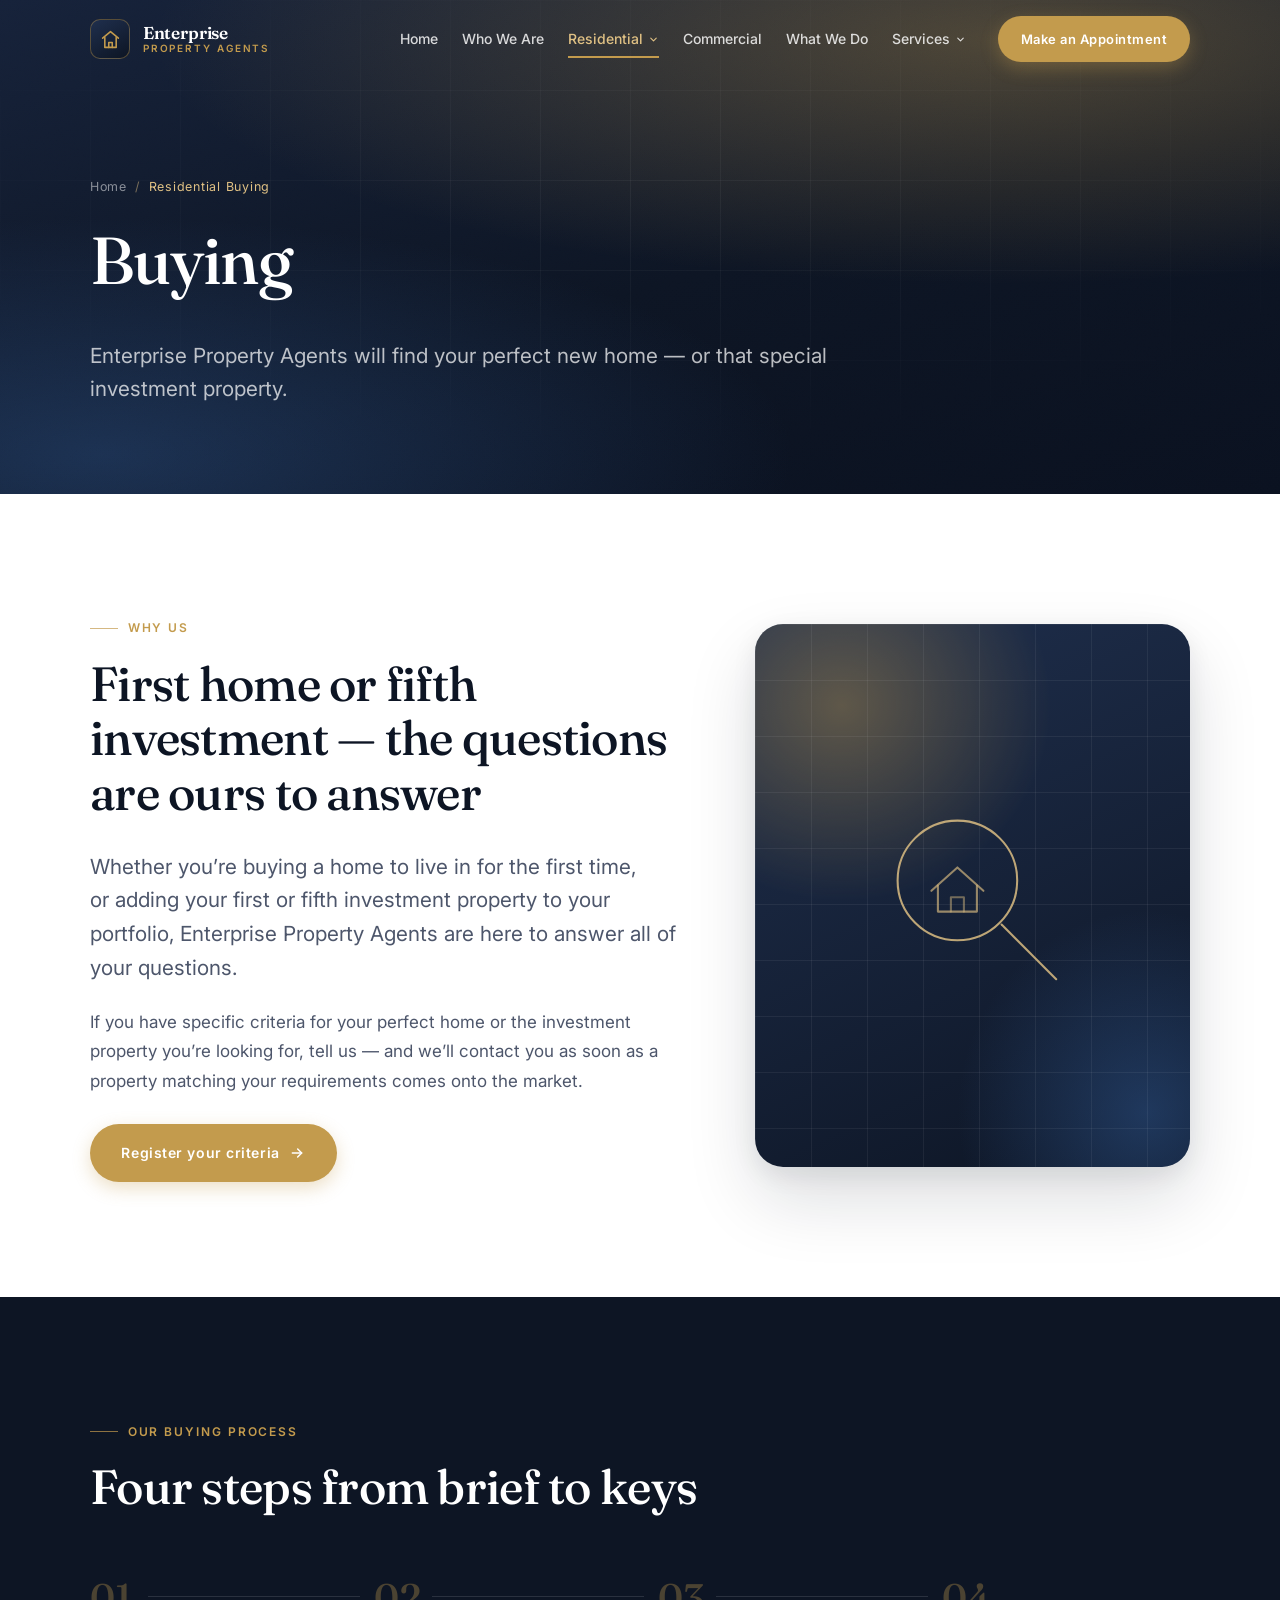
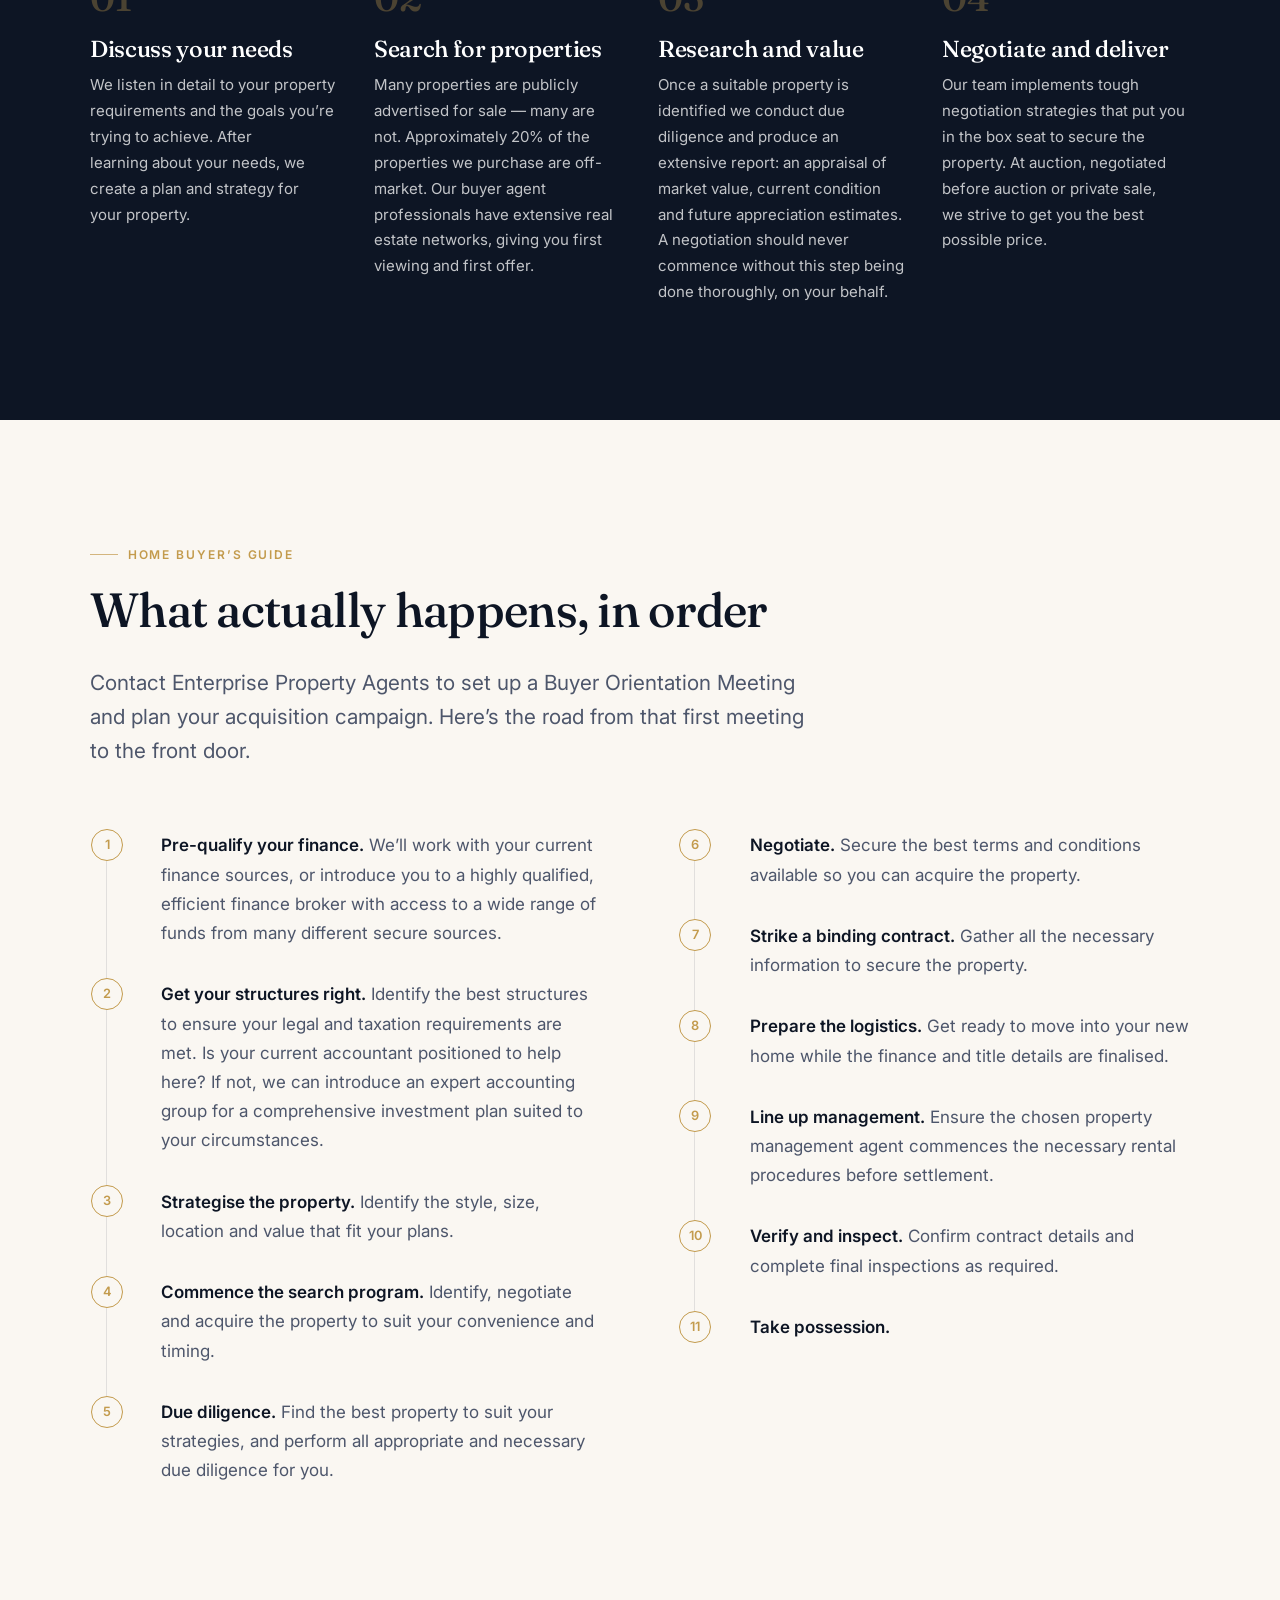
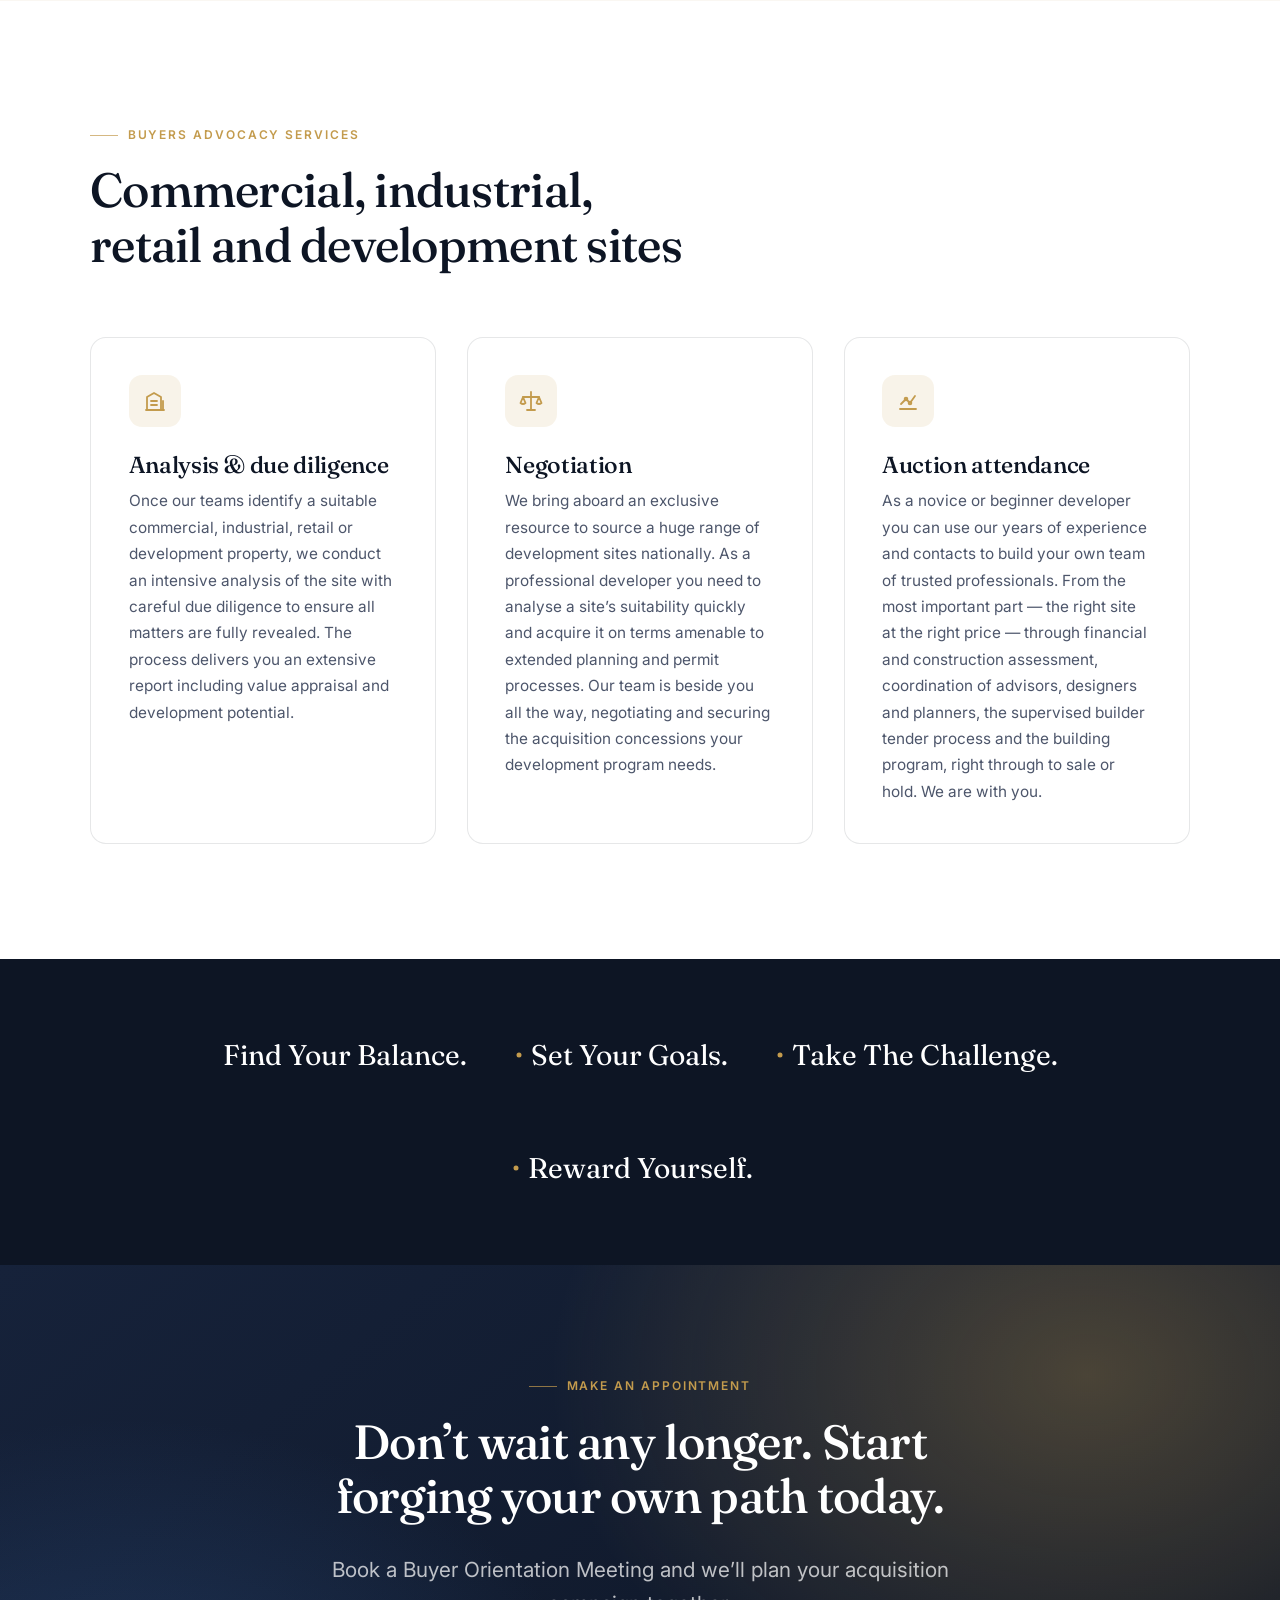
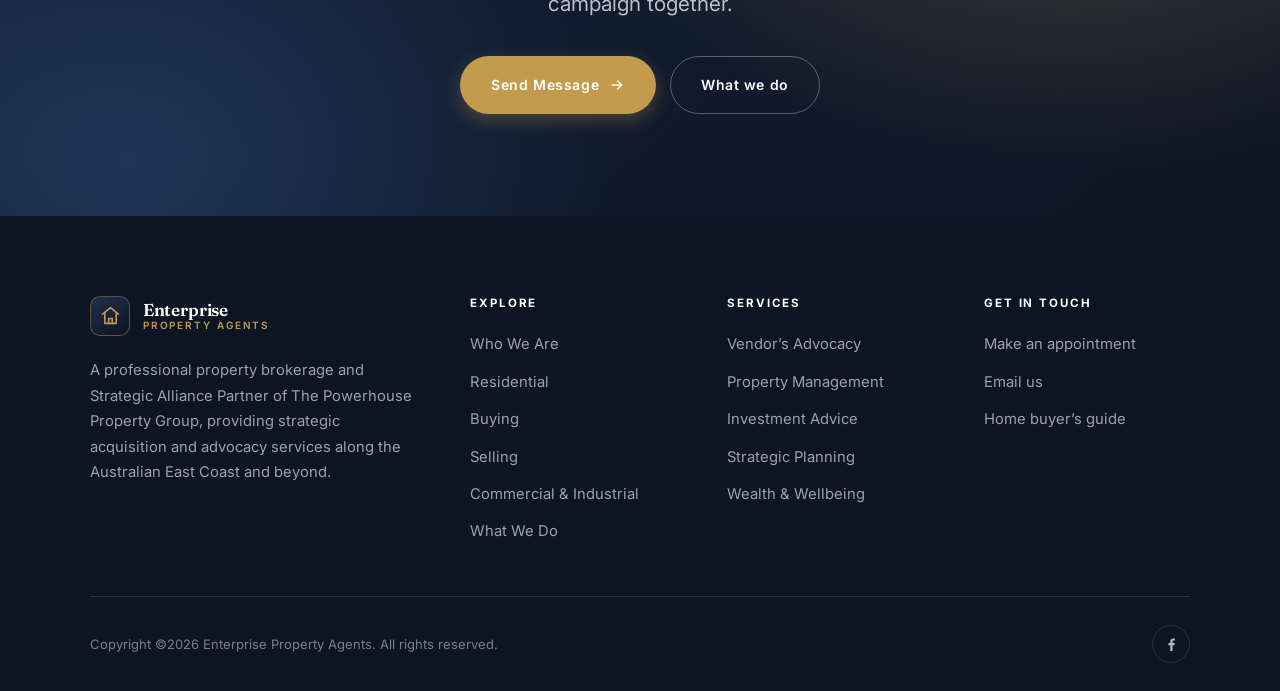
<file: buying.html>
<!DOCTYPE html>
<html lang="en-AU">
<head>
<meta charset="utf-8">
<meta name="viewport" content="width=device-width, initial-scale=1">
<title>Residential Buying | Enterprise Property Agents</title>
<meta name="description" content="Our home buyer's guide and four-step buying process — from Buyer Orientation Meeting through due diligence, negotiation and taking possession.">
<meta name="robots" content="noindex, nofollow">
<meta name="theme-color" content="#0d1524">
<link rel="preconnect" href="https://fonts.googleapis.com">
<link rel="preconnect" href="https://fonts.gstatic.com" crossorigin>
<link href="https://fonts.googleapis.com/css2?family=Fraunces:ital,opsz,wght@0,9..144,300..700;1,9..144,300..700&family=Inter:wght@400;500;600;700&display=swap" rel="stylesheet">
<link rel="stylesheet" href="assets/css/styles.css">
<link rel="icon" href="data:image/svg+xml,%3Csvg xmlns='http://www.w3.org/2000/svg' viewBox='0 0 32 32'%3E%3Crect width='32' height='32' rx='7' fill='%230d1524'/%3E%3Cpath d='M16 7l8 6.2V25H8V13.2L16 7z' fill='none' stroke='%23c39b4d' stroke-width='2' stroke-linejoin='round'/%3E%3C/svg%3E">
</head>
<body>

<a class="skip-link" href="#main">Skip to content</a>

<header class="site-header" id="siteHeader">
  <div class="container header__inner">
    <a class="brand" href="index.html" aria-label="Enterprise Property Agents &mdash; home">
      <span class="brand__mark" aria-hidden="true">
        <svg viewBox="0 0 24 24" fill="none" stroke="#c39b4d" stroke-width="1.8" stroke-linecap="round" stroke-linejoin="round">
          <path d="M3 10.5 12 3l9 7.5"/><path d="M5.5 9.8V21h13V9.8"/><path d="M10 21v-5.5h4V21"/>
        </svg>
      </span>
      <span class="brand__text"><strong>Enterprise</strong><span>Property Agents</span></span>
    </a>

    <nav class="nav" id="primaryNav" aria-label="Primary">
      <ul class="nav__list">
        <li><a href="index.html" data-nav="home">Home</a></li>
        <li><a href="about.html" data-nav="about">Who We Are</a></li>
        <li class="has-sub">
          <a href="residential.html" data-nav="residential" class="is-parent">Residential<svg class="nav__caret" viewBox="0 0 24 24" fill="none" stroke="currentColor" stroke-width="2.4" stroke-linecap="round" stroke-linejoin="round" aria-hidden="true"><polyline points="6 9 12 15 18 9"/></svg></a>
          <ul class="nav__sub">
            <li><a href="buying.html" data-nav="buying" aria-current="page">Buying</a></li>
            <li><a href="selling.html" data-nav="selling">Selling</a></li>
          </ul>
        </li>
        <li><a href="commercial.html" data-nav="commercial">Commercial</a></li>
        <li><a href="what-we-do.html" data-nav="what-we-do">What We Do</a></li>
        <li class="has-sub">
          <a href="vendors-advocacy.html" data-nav="services">Services<svg class="nav__caret" viewBox="0 0 24 24" fill="none" stroke="currentColor" stroke-width="2.4" stroke-linecap="round" stroke-linejoin="round" aria-hidden="true"><polyline points="6 9 12 15 18 9"/></svg></a>
          <ul class="nav__sub">
            <li><a href="vendors-advocacy.html" data-nav="vendors-advocacy">Vendor&rsquo;s Advocacy</a></li>
            <li><a href="property-management.html" data-nav="property-management">Property Management</a></li>
            <li><a href="investment-advice.html" data-nav="investment-advice">Investment Advice</a></li>
            <li><a href="strategic-planning.html" data-nav="strategic-planning">Strategic Planning</a></li>
            <li><a href="wealth-wellbeing.html" data-nav="wealth-wellbeing">Wealth &amp; Wellbeing</a></li>
          </ul>
        </li>
      </ul>
      <a class="btn btn--primary btn--sm nav__cta" href="index.html#contact">Make an Appointment</a>
    </nav>

    <button class="nav-toggle" id="navToggle" aria-expanded="false" aria-controls="primaryNav" aria-label="Open menu">
      <span></span><span></span><span></span>
    </button>
  </div>
</header>
<div class="nav-scrim" id="navScrim" aria-hidden="true"></div>

<main id="main">

  <section class="page-hero">
    <div class="hero__bg" aria-hidden="true"></div>
    <div class="hero__grid" aria-hidden="true"></div>
    <div class="container">
      <div class="page-hero__inner">
        <ol class="crumbs reveal">
          <li><a href="index.html">Home</a></li>
          <li aria-current="page">Residential Buying</li>
        </ol>
        <h1 class="reveal" style="--delay:80ms">Buying</h1>
        <p class="lede reveal" style="--delay:160ms">
          Enterprise Property Agents will find your perfect new home &mdash; or that special investment property.
        </p>
      </div>
    </div>
  </section>

  <!-- Why us -->
  <section class="section">
    <div class="container">
      <div class="split split--wide-left">
        <div class="reveal">
          <p class="eyebrow">Why us</p>
          <h2>First home or fifth investment &mdash; the questions are ours to answer</h2>
          <p class="lede">
            Whether you&rsquo;re buying a home to live in for the first time, or adding your first or fifth
            investment property to your portfolio, Enterprise Property Agents are here to answer all of your questions.
          </p>
          <p>
            If you have specific criteria for your perfect home or the investment property you&rsquo;re looking for,
            tell us &mdash; and we&rsquo;ll contact you as soon as a property matching your requirements comes onto
            the market.
          </p>
          <p style="margin-top:1.75rem">
            <a class="btn btn--primary" href="index.html#contact">
              Register your criteria
              <svg class="btn__arrow" width="16" height="16" viewBox="0 0 24 24" fill="none" stroke="currentColor" stroke-width="2.2" stroke-linecap="round" stroke-linejoin="round" aria-hidden="true"><path d="M5 12h14"/><path d="m13 6 6 6-6 6"/></svg>
            </a>
          </p>
        </div>
        <div class="split__media reveal" style="--delay:120ms">
          <div class="panel">
            <svg class="panel__art" viewBox="0 0 200 200" fill="none" stroke="#e0c184" stroke-width="1.6" stroke-linecap="round" stroke-linejoin="round" aria-hidden="true">
              <circle cx="88" cy="88" r="46" opacity=".9"/>
              <path d="m122 122 42 42" opacity=".9"/>
              <path d="M68 96 88 78l20 18" opacity=".7"/>
              <path d="M73 92v20h30V92" opacity=".7"/>
              <path d="M83 112v-11h10v11" opacity=".5"/>
            </svg>
          </div>
        </div>
      </div>
    </div>
  </section>

  <!-- Buying process -->
  <section class="section section--ink">
    <div class="container">
      <div class="section-head reveal">
        <p class="eyebrow">Our buying process</p>
        <h2>Four steps from brief to keys</h2>
      </div>
      <div class="steps">
        <article class="step reveal">
          <h3>Discuss your needs</h3>
          <p>
            We listen in detail to your property requirements and the goals you&rsquo;re trying to achieve.
            After learning about your needs, we create a plan and strategy for your property.
          </p>
        </article>
        <article class="step reveal">
          <h3>Search for properties</h3>
          <p>
            Many properties are publicly advertised for sale &mdash; many are not. Approximately 20% of the
            properties we purchase are off-market. Our buyer agent professionals have extensive real estate
            networks, giving you first viewing and first offer.
          </p>
        </article>
        <article class="step reveal">
          <h3>Research and value</h3>
          <p>
            Once a suitable property is identified we conduct due diligence and produce an extensive report:
            an appraisal of market value, current condition and future appreciation estimates. A negotiation
            should never commence without this step being done thoroughly, on your behalf.
          </p>
        </article>
        <article class="step reveal">
          <h3>Negotiate and deliver</h3>
          <p>
            Our team implements tough negotiation strategies that put you in the box seat to secure the property.
            At auction, negotiated before auction or private sale, we strive to get you the best possible price.
          </p>
        </article>
      </div>
    </div>
  </section>

  <!-- Home buyers guide -->
  <section class="section section--cream" id="guide">
    <div class="container">
      <div class="section-head reveal">
        <p class="eyebrow">Home buyer&rsquo;s guide</p>
        <h2>What actually happens, in order</h2>
        <p class="lede">
          Contact Enterprise Property Agents to set up a Buyer Orientation Meeting and plan your acquisition campaign.
          Here&rsquo;s the road from that first meeting to the front door.
        </p>
      </div>

      <div class="split" style="align-items:start">
        <ol class="timeline reveal">
          <li><strong>Pre-qualify your finance.</strong> We&rsquo;ll work with your current finance sources, or introduce you to a highly qualified, efficient finance broker with access to a wide range of funds from many different secure sources.</li>
          <li><strong>Get your structures right.</strong> Identify the best structures to ensure your legal and taxation requirements are met. Is your current accountant positioned to help here? If not, we can introduce an expert accounting group for a comprehensive investment plan suited to your circumstances.</li>
          <li><strong>Strategise the property.</strong> Identify the style, size, location and value that fit your plans.</li>
          <li><strong>Commence the search program.</strong> Identify, negotiate and acquire the property to suit your convenience and timing.</li>
          <li><strong>Due diligence.</strong> Find the best property to suit your strategies, and perform all appropriate and necessary due diligence for you.</li>
        </ol>

        <ol class="timeline reveal" start="6" style="--delay:120ms; counter-reset: tl 5">
          <li><strong>Negotiate.</strong> Secure the best terms and conditions available so you can acquire the property.</li>
          <li><strong>Strike a binding contract.</strong> Gather all the necessary information to secure the property.</li>
          <li><strong>Prepare the logistics.</strong> Get ready to move into your new home while the finance and title details are finalised.</li>
          <li><strong>Line up management.</strong> Ensure the chosen property management agent commences the necessary rental procedures before settlement.</li>
          <li><strong>Verify and inspect.</strong> Confirm contract details and complete final inspections as required.</li>
          <li><strong>Take possession.</strong></li>
        </ol>
      </div>
    </div>
  </section>

  <!-- Advocacy services -->
  <section class="section">
    <div class="container">
      <div class="section-head reveal">
        <p class="eyebrow">Buyers advocacy services</p>
        <h2>Commercial, industrial, retail and development sites</h2>
      </div>
      <div class="grid grid--3">
        <article class="card reveal">
          <span class="card__icon" aria-hidden="true">
            <svg viewBox="0 0 24 24" fill="none" stroke="currentColor" stroke-width="1.8" stroke-linecap="round" stroke-linejoin="round"><path d="M4 21V8l7-4 7 4v13"/><path d="M18 21h2V12"/><path d="M8 12h6M8 16h6"/><path d="M3 21h18"/></svg>
          </span>
          <h3>Analysis &amp; due diligence</h3>
          <p>
            Once our teams identify a suitable commercial, industrial, retail or development property, we conduct an
            intensive analysis of the site with careful due diligence to ensure all matters are fully revealed. The
            process delivers you an extensive report including value appraisal and development potential.
          </p>
        </article>
        <article class="card reveal">
          <span class="card__icon" aria-hidden="true">
            <svg viewBox="0 0 24 24" fill="none" stroke="currentColor" stroke-width="1.8" stroke-linecap="round" stroke-linejoin="round"><path d="M12 3v18"/><path d="M4 8h16"/><path d="m4 8-2.5 6a4 4 0 0 0 5 0zM20 8l-2.5 6a4 4 0 0 0 5 0z"/><path d="M8 21h8"/></svg>
          </span>
          <h3>Negotiation</h3>
          <p>
            We bring aboard an exclusive resource to source a huge range of development sites nationally. As a
            professional developer you need to analyse a site&rsquo;s suitability quickly and acquire it on terms
            amenable to extended planning and permit processes. Our team is beside you all the way, negotiating and
            securing the acquisition concessions your development program needs.
          </p>
        </article>
        <article class="card reveal">
          <span class="card__icon" aria-hidden="true">
            <svg viewBox="0 0 24 24" fill="none" stroke="currentColor" stroke-width="1.8" stroke-linecap="round" stroke-linejoin="round"><path d="m5 15 5-5 4 4 5-7"/><path d="M4 20h16"/><circle cx="10" cy="10" r="1.4"/><circle cx="14" cy="14" r="1.4"/></svg>
          </span>
          <h3>Auction attendance</h3>
          <p>
            As a novice or beginner developer you can use our years of experience and contacts to build your own team
            of trusted professionals. From the most important part &mdash; the right site at the right price &mdash;
            through financial and construction assessment, coordination of advisors, designers and planners, the
            supervised builder tender process and the building program, right through to sale or hold. We are with you.
          </p>
        </article>
      </div>
    </div>
  </section>

  <section class="motto">
    <div class="container">
      <div class="motto__inner">
        <span class="motto__item reveal">Find Your Balance.</span>
        <span class="motto__item reveal">Set Your Goals.</span>
        <span class="motto__item reveal">Take The Challenge.</span>
        <span class="motto__item reveal">Reward Yourself.</span>
      </div>
    </div>
  </section>

  <section class="cta-band">
    <div class="container">
      <div class="cta-band__inner reveal">
        <p class="eyebrow eyebrow--center">Make an appointment</p>
        <h2>Don&rsquo;t wait any longer. Start forging your own path today.</h2>
        <p class="lede">Book a Buyer Orientation Meeting and we&rsquo;ll plan your acquisition campaign together.</p>
        <div class="cta-band__actions">
          <a class="btn btn--primary" href="index.html#contact">
            Send Message
            <svg class="btn__arrow" width="16" height="16" viewBox="0 0 24 24" fill="none" stroke="currentColor" stroke-width="2.2" stroke-linecap="round" stroke-linejoin="round" aria-hidden="true"><path d="M5 12h14"/><path d="m13 6 6 6-6 6"/></svg>
          </a>
          <a class="btn btn--ghost-light" href="what-we-do.html">What we do</a>
        </div>
      </div>
    </div>
  </section>

</main>

<footer class="site-footer footer">
  <div class="container">
    <div class="footer__top">
      <div class="footer__brand">
        <a class="brand" href="index.html">
          <span class="brand__mark" aria-hidden="true">
            <svg viewBox="0 0 24 24" fill="none" stroke="#c39b4d" stroke-width="1.8" stroke-linecap="round" stroke-linejoin="round">
              <path d="M3 10.5 12 3l9 7.5"/><path d="M5.5 9.8V21h13V9.8"/><path d="M10 21v-5.5h4V21"/>
            </svg>
          </span>
          <span class="brand__text"><strong>Enterprise</strong><span>Property Agents</span></span>
        </a>
        <p>
          A professional property brokerage and Strategic Alliance Partner of The Powerhouse Property Group,
          providing strategic acquisition and advocacy services along the Australian East Coast and beyond.
        </p>
      </div>

      <div>
        <h4>Explore</h4>
        <ul class="footer__links">
          <li><a href="about.html">Who We Are</a></li>
          <li><a href="residential.html">Residential</a></li>
          <li><a href="buying.html">Buying</a></li>
          <li><a href="selling.html">Selling</a></li>
          <li><a href="commercial.html">Commercial &amp; Industrial</a></li>
          <li><a href="what-we-do.html">What We Do</a></li>
        </ul>
      </div>

      <div>
        <h4>Services</h4>
        <ul class="footer__links">
          <li><a href="vendors-advocacy.html">Vendor&rsquo;s Advocacy</a></li>
          <li><a href="property-management.html">Property Management</a></li>
          <li><a href="investment-advice.html">Investment Advice</a></li>
          <li><a href="strategic-planning.html">Strategic Planning</a></li>
          <li><a href="wealth-wellbeing.html">Wealth &amp; Wellbeing</a></li>
        </ul>
      </div>

      <div>
        <h4>Get in touch</h4>
        <ul class="footer__links">
          <li><a href="index.html#contact">Make an appointment</a></li>
          <li><a href="mailto:hello@enterprisepropertyagents.com.au">Email us</a></li>
          <li><a href="buying.html#guide">Home buyer&rsquo;s guide</a></li>
        </ul>
      </div>
    </div>

    <div class="footer__bottom">
      <p>Copyright &copy;<span id="year">2021</span> Enterprise Property Agents. All rights reserved.</p>
      <div class="footer__social">
        <a href="https://www.facebook.com/profile.php?id=100063832911052" aria-label="Facebook" rel="noopener" target="_blank"><svg viewBox="0 0 24 24" fill="currentColor"><path d="M13.5 21v-8h2.7l.4-3.1h-3.1V7.9c0-.9.25-1.5 1.55-1.5h1.65V3.6c-.29-.04-1.27-.12-2.4-.12-2.38 0-4 1.45-4 4.11V9.9H7.6V13h2.7v8h3.2z"/></svg></a>
      </div>
    </div>
  </div>
</footer>

<button class="to-top" id="toTop" aria-label="Back to top">
  <svg viewBox="0 0 24 24" fill="none" stroke="currentColor" stroke-width="2.2" stroke-linecap="round" stroke-linejoin="round"><path d="M12 19V5"/><path d="m5 12 7-7 7 7"/></svg>
</button>

<script src="assets/js/main.js"></script>
</body>
</html>
</file>
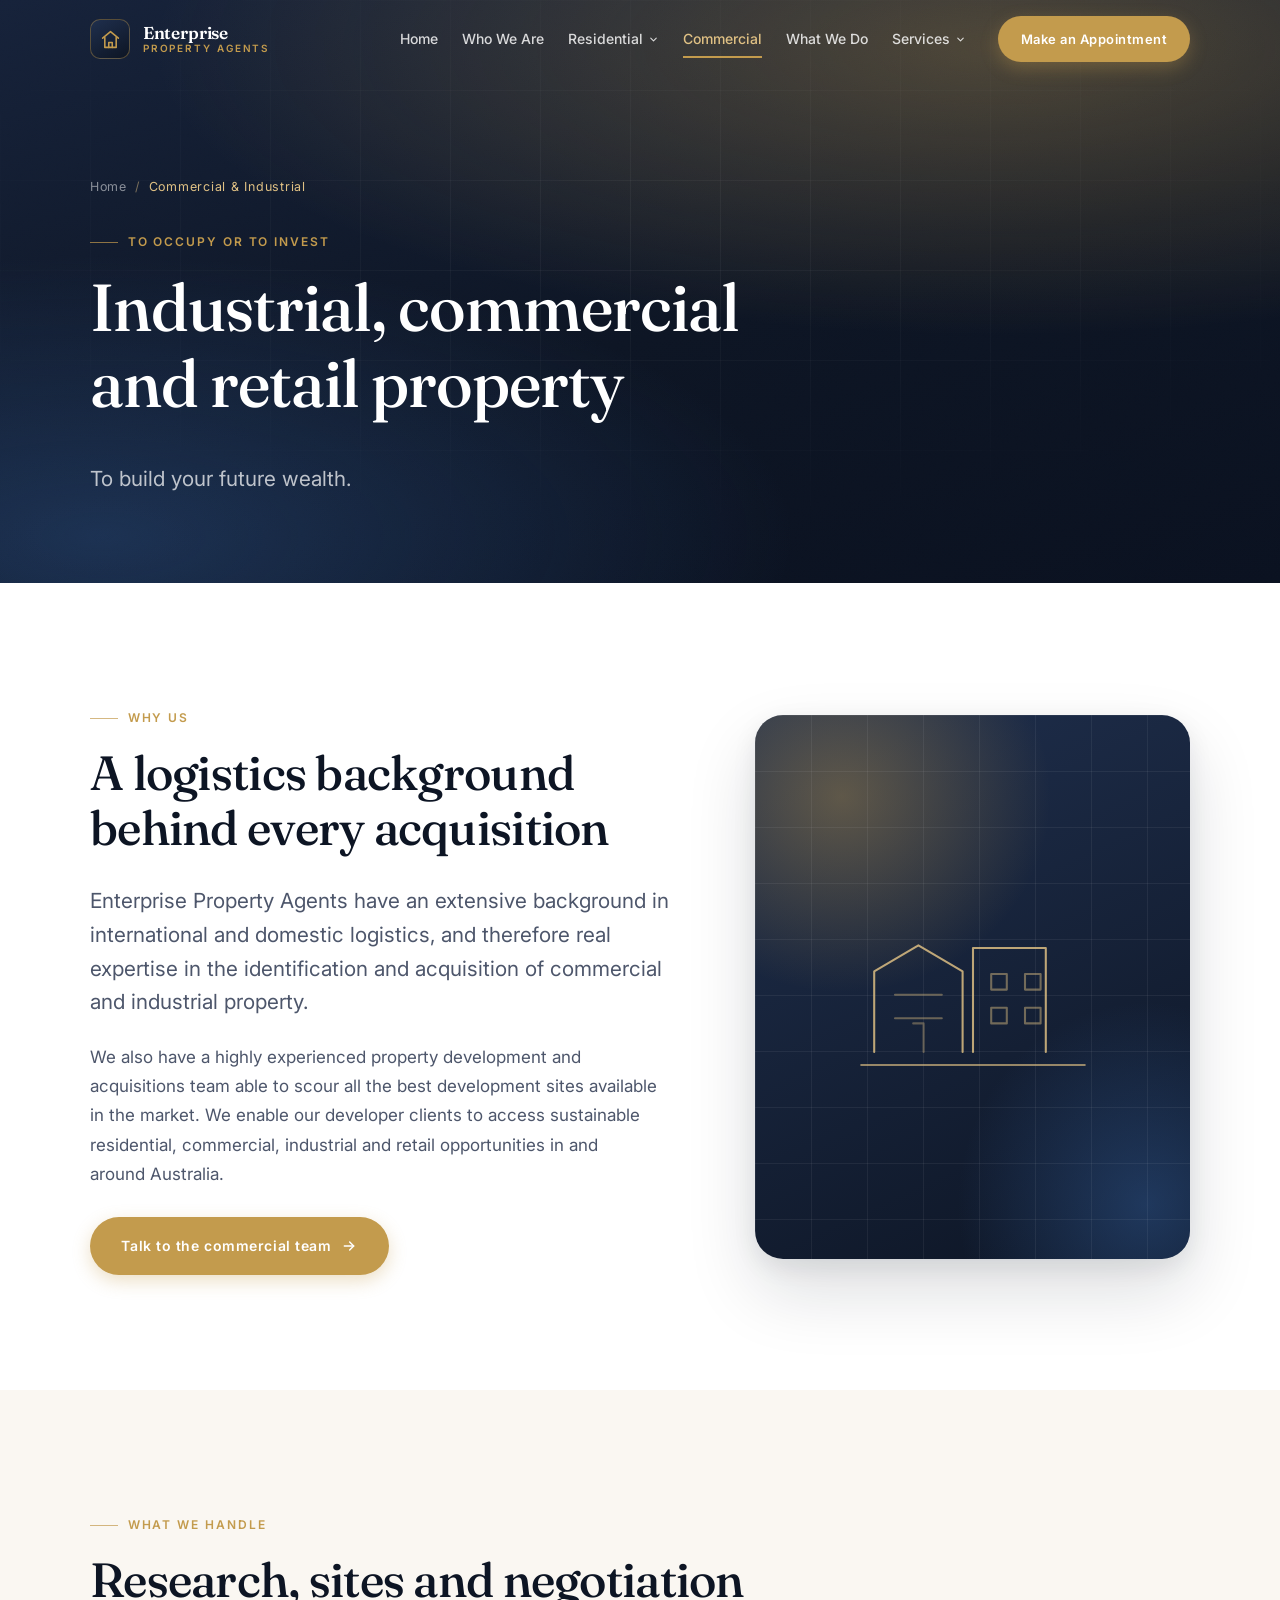
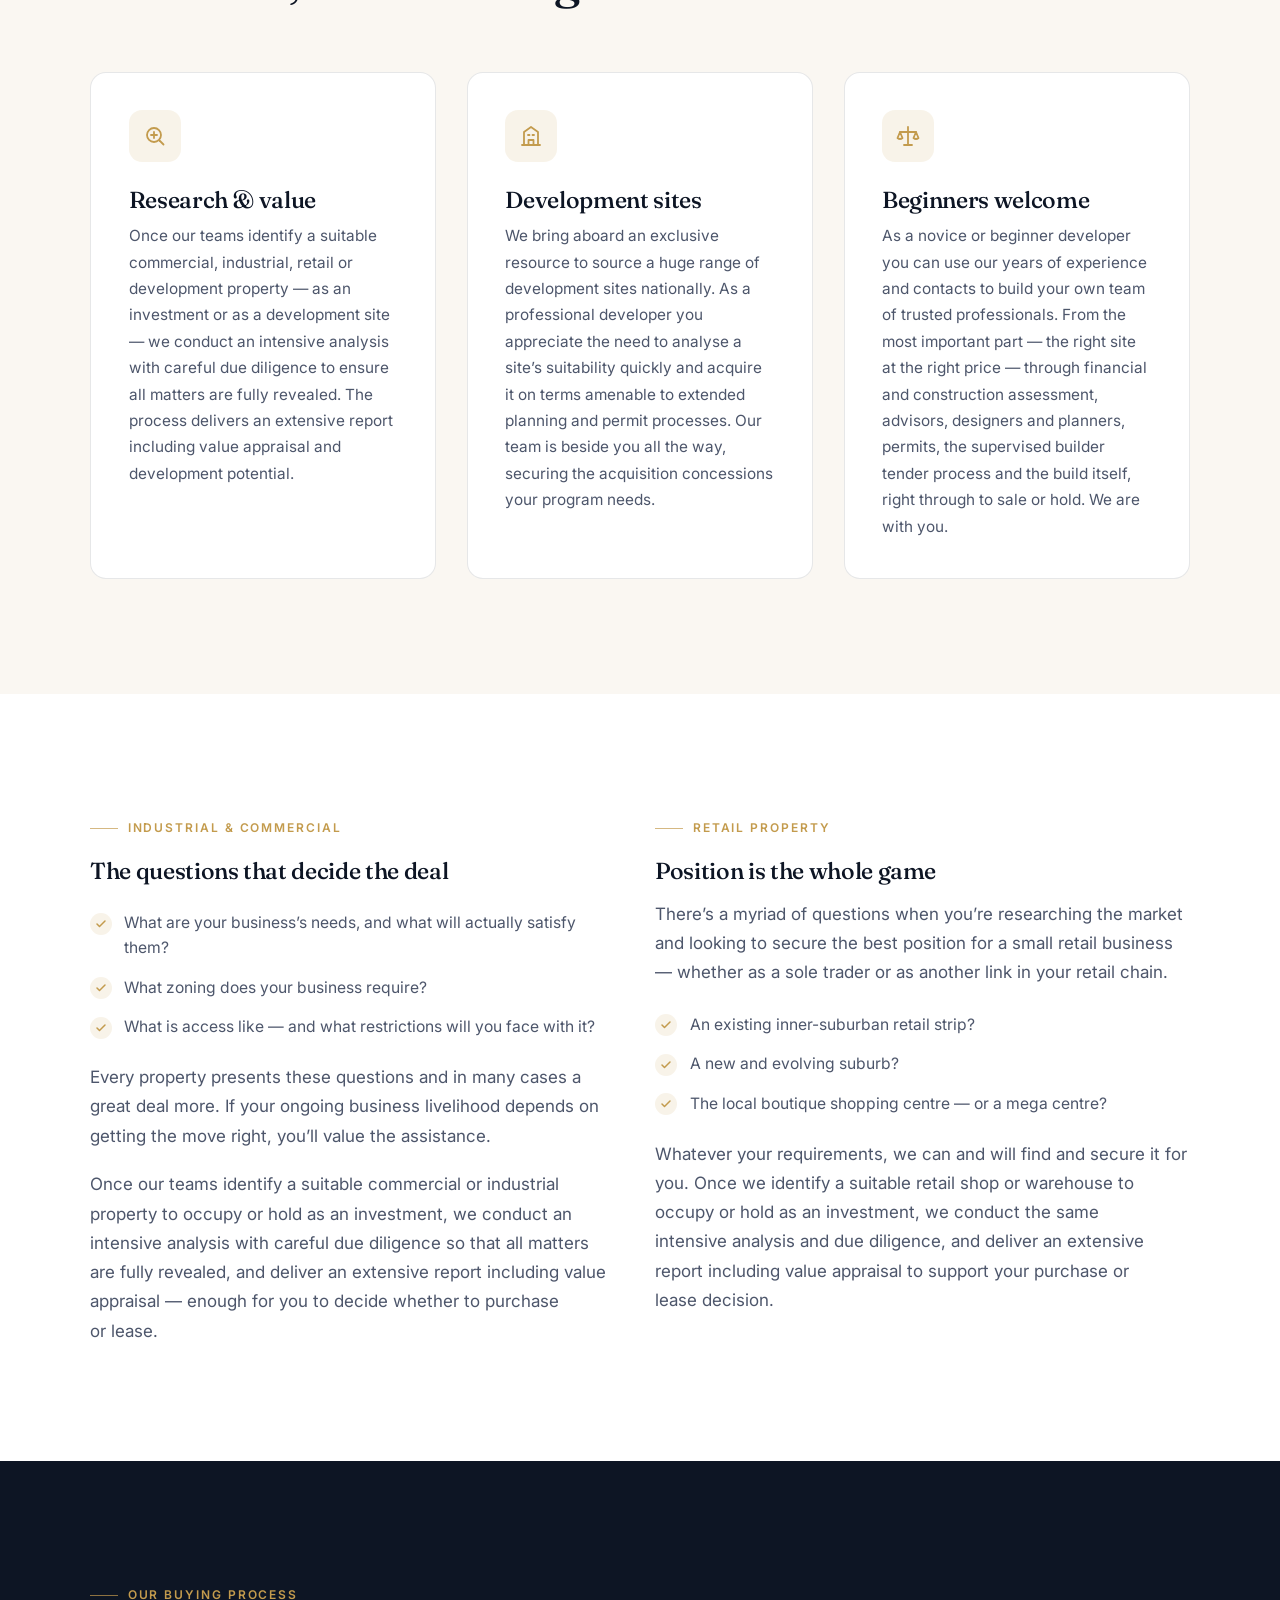
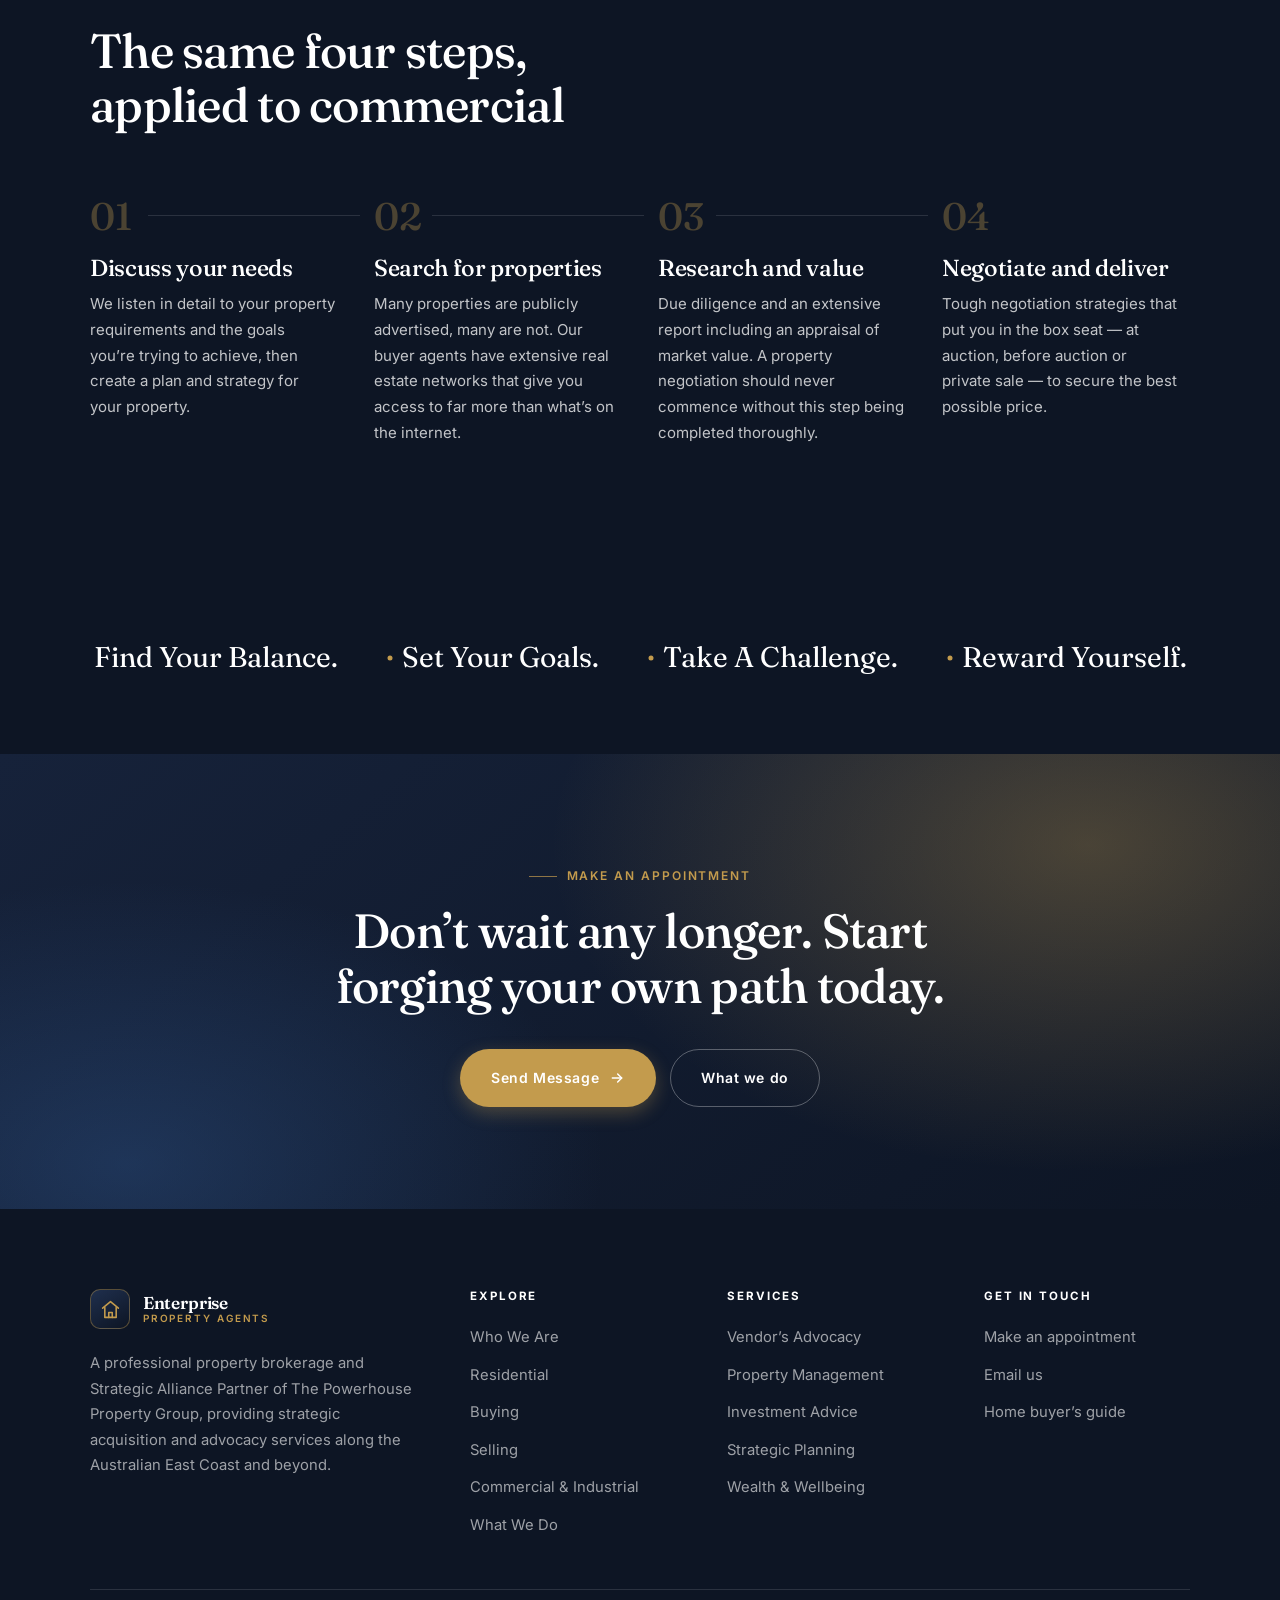
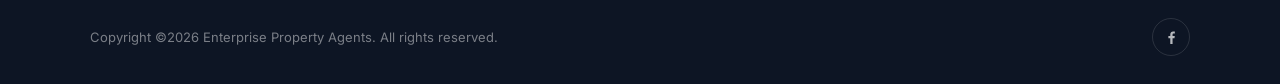
<file: commercial.html>
<!DOCTYPE html>
<html lang="en-AU">
<head>
<meta charset="utf-8">
<meta name="viewport" content="width=device-width, initial-scale=1">
<title>Commercial &amp; Industrial | Enterprise Property Agents</title>
<meta name="description" content="Industrial, commercial and retail property to occupy or to invest — backed by an extensive logistics background and a highly experienced development and acquisitions team.">
<meta name="robots" content="noindex, nofollow">
<meta name="theme-color" content="#0d1524">
<link rel="preconnect" href="https://fonts.googleapis.com">
<link rel="preconnect" href="https://fonts.gstatic.com" crossorigin>
<link href="https://fonts.googleapis.com/css2?family=Fraunces:ital,opsz,wght@0,9..144,300..700;1,9..144,300..700&family=Inter:wght@400;500;600;700&display=swap" rel="stylesheet">
<link rel="stylesheet" href="assets/css/styles.css">
<link rel="icon" href="data:image/svg+xml,%3Csvg xmlns='http://www.w3.org/2000/svg' viewBox='0 0 32 32'%3E%3Crect width='32' height='32' rx='7' fill='%230d1524'/%3E%3Cpath d='M16 7l8 6.2V25H8V13.2L16 7z' fill='none' stroke='%23c39b4d' stroke-width='2' stroke-linejoin='round'/%3E%3C/svg%3E">
</head>
<body>

<a class="skip-link" href="#main">Skip to content</a>
<header class="site-header" id="siteHeader">
  <div class="container header__inner">
    <a class="brand" href="index.html" aria-label="Enterprise Property Agents &mdash; home">
      <span class="brand__mark" aria-hidden="true">
        <svg viewBox="0 0 24 24" fill="none" stroke="#c39b4d" stroke-width="1.8" stroke-linecap="round" stroke-linejoin="round">
          <path d="M3 10.5 12 3l9 7.5"/><path d="M5.5 9.8V21h13V9.8"/><path d="M10 21v-5.5h4V21"/>
        </svg>
      </span>
      <span class="brand__text"><strong>Enterprise</strong><span>Property Agents</span></span>
    </a>

    <nav class="nav" id="primaryNav" aria-label="Primary">
      <ul class="nav__list">
        <li><a href="index.html" data-nav="home">Home</a></li>
        <li><a href="about.html" data-nav="about">Who We Are</a></li>
        <li class="has-sub">
          <a href="residential.html" data-nav="residential">Residential<svg class="nav__caret" viewBox="0 0 24 24" fill="none" stroke="currentColor" stroke-width="2.4" stroke-linecap="round" stroke-linejoin="round" aria-hidden="true"><polyline points="6 9 12 15 18 9"/></svg></a>
          <ul class="nav__sub">
            <li><a href="buying.html" data-nav="buying">Buying</a></li>
            <li><a href="selling.html" data-nav="selling">Selling</a></li>
          </ul>
        </li>
        <li><a href="commercial.html" data-nav="commercial" aria-current="page">Commercial</a></li>
        <li><a href="what-we-do.html" data-nav="what-we-do">What We Do</a></li>
        <li class="has-sub">
          <a href="vendors-advocacy.html" data-nav="services">Services<svg class="nav__caret" viewBox="0 0 24 24" fill="none" stroke="currentColor" stroke-width="2.4" stroke-linecap="round" stroke-linejoin="round" aria-hidden="true"><polyline points="6 9 12 15 18 9"/></svg></a>
          <ul class="nav__sub">
            <li><a href="vendors-advocacy.html" data-nav="vendors-advocacy">Vendor&rsquo;s Advocacy</a></li>
            <li><a href="property-management.html" data-nav="property-management">Property Management</a></li>
            <li><a href="investment-advice.html" data-nav="investment-advice">Investment Advice</a></li>
            <li><a href="strategic-planning.html" data-nav="strategic-planning">Strategic Planning</a></li>
            <li><a href="wealth-wellbeing.html" data-nav="wealth-wellbeing">Wealth &amp; Wellbeing</a></li>
          </ul>
        </li>
      </ul>
      <a class="btn btn--primary btn--sm nav__cta" href="index.html#contact">Make an Appointment</a>
    </nav>

    <button class="nav-toggle" id="navToggle" aria-expanded="false" aria-controls="primaryNav" aria-label="Open menu">
      <span></span><span></span><span></span>
    </button>
  </div>
</header>
<div class="nav-scrim" id="navScrim" aria-hidden="true"></div>

<main id="main">

  <section class="page-hero">
    <div class="hero__bg" aria-hidden="true"></div>
    <div class="hero__grid" aria-hidden="true"></div>
    <div class="container">
      <div class="page-hero__inner">
        <ol class="crumbs reveal">
          <li><a href="index.html">Home</a></li>
          <li aria-current="page">Commercial &amp; Industrial</li>
        </ol>
        <p class="eyebrow reveal" style="--delay:60ms">To occupy or to invest</p>
        <h1 class="reveal" style="--delay:100ms">Industrial, commercial and retail property</h1>
        <p class="lede reveal" style="--delay:180ms">
          To build your future wealth.
        </p>
      </div>
    </div>
  </section>

  <!-- Why us -->
  <section class="section">
    <div class="container">
      <div class="split split--wide-left">
        <div class="reveal">
          <p class="eyebrow">Why us</p>
          <h2>A logistics background behind every acquisition</h2>
          <p class="lede">
            Enterprise Property Agents have an extensive background in international and domestic logistics, and
            therefore real expertise in the identification and acquisition of commercial and industrial property.
          </p>
          <p>
            We also have a highly experienced property development and acquisitions team able to scour all the best
            development sites available in the market. We enable our developer clients to access sustainable
            residential, commercial, industrial and retail opportunities in and around Australia.
          </p>
          <p style="margin-top:1.75rem">
            <a class="btn btn--primary" href="index.html#contact">
              Talk to the commercial team
              <svg class="btn__arrow" width="16" height="16" viewBox="0 0 24 24" fill="none" stroke="currentColor" stroke-width="2.2" stroke-linecap="round" stroke-linejoin="round" aria-hidden="true"><path d="M5 12h14"/><path d="m13 6 6 6-6 6"/></svg>
            </a>
          </p>
        </div>
        <div class="split__media reveal" style="--delay:120ms">
          <div class="panel">
            <svg class="panel__art" viewBox="0 0 200 200" fill="none" stroke="#e0c184" stroke-width="1.6" stroke-linecap="round" stroke-linejoin="round" aria-hidden="true">
              <path d="M24 150V88l34-20 34 20v62" opacity=".9"/>
              <path d="M100 150V70h56v80" opacity=".9"/>
              <path d="M40 106h36M40 124h36" opacity=".45"/>
              <path d="M114 90h12v12h-12zM140 90h12v12h-12zM114 116h12v12h-12zM140 116h12v12h-12z" opacity=".5"/>
              <path d="M14 160h172" opacity=".7"/>
              <path d="M62 150v-22h-8" opacity=".4"/>
            </svg>
          </div>
        </div>
      </div>
    </div>
  </section>

  <!-- Core services -->
  <section class="section section--cream">
    <div class="container">
      <div class="section-head reveal">
        <p class="eyebrow">What we handle</p>
        <h2>Research, sites and negotiation</h2>
      </div>
      <div class="grid grid--3">
        <article class="card reveal">
          <span class="card__icon" aria-hidden="true">
            <svg viewBox="0 0 24 24" fill="none" stroke="currentColor" stroke-width="1.8" stroke-linecap="round" stroke-linejoin="round"><circle cx="11" cy="11" r="7"/><path d="m16.5 16.5 4 4"/><path d="M8 11h6M11 8v6"/></svg>
          </span>
          <h3>Research &amp; value</h3>
          <p>
            Once our teams identify a suitable commercial, industrial, retail or development property &mdash; as an
            investment or as a development site &mdash; we conduct an intensive analysis with careful due diligence
            to ensure all matters are fully revealed. The process delivers an extensive report including value
            appraisal and development potential.
          </p>
        </article>

        <article class="card reveal">
          <span class="card__icon" aria-hidden="true">
            <svg viewBox="0 0 24 24" fill="none" stroke="currentColor" stroke-width="1.8" stroke-linecap="round" stroke-linejoin="round"><path d="M3 21h18"/><path d="M5 21V8l7-5 7 5v13"/><path d="M9.5 21v-5h5v5"/><path d="M9 11h1.5M13.5 11H15"/></svg>
          </span>
          <h3>Development sites</h3>
          <p>
            We bring aboard an exclusive resource to source a huge range of development sites nationally. As a
            professional developer you appreciate the need to analyse a site&rsquo;s suitability quickly and acquire
            it on terms amenable to extended planning and permit processes. Our team is beside you all the way,
            securing the acquisition concessions your program needs.
          </p>
        </article>

        <article class="card reveal">
          <span class="card__icon" aria-hidden="true">
            <svg viewBox="0 0 24 24" fill="none" stroke="currentColor" stroke-width="1.8" stroke-linecap="round" stroke-linejoin="round"><path d="M12 3v18"/><path d="M4 8h16"/><path d="m4 8-2.5 6a4 4 0 0 0 5 0zM20 8l-2.5 6a4 4 0 0 0 5 0z"/><path d="M8 21h8"/></svg>
          </span>
          <h3>Beginners welcome</h3>
          <p>
            As a novice or beginner developer you can use our years of experience and contacts to build your own team
            of trusted professionals. From the most important part &mdash; the right site at the right price &mdash;
            through financial and construction assessment, advisors, designers and planners, permits, the supervised
            builder tender process and the build itself, right through to sale or hold. We are with you.
          </p>
        </article>
      </div>
    </div>
  </section>

  <!-- Two sectors -->
  <section class="section">
    <div class="container">
      <div class="grid grid--2">
        <article class="reveal">
          <p class="eyebrow">Industrial &amp; commercial</p>
          <h3 style="font-size:clamp(1.5rem,1.2rem+1.2vw,2rem)">The questions that decide the deal</h3>
          <ul class="checklist" style="margin:1.5rem 0">
            <li>What are your business&rsquo;s needs, and what will actually satisfy them?</li>
            <li>What zoning does your business require?</li>
            <li>What is access like &mdash; and what restrictions will you face with it?</li>
          </ul>
          <p>
            Every property presents these questions and in many cases a great deal more. If your ongoing business
            livelihood depends on getting the move right, you&rsquo;ll value the assistance.
          </p>
          <p>
            Once our teams identify a suitable commercial or industrial property to occupy or hold as an investment,
            we conduct an intensive analysis with careful due diligence so that all matters are fully revealed, and
            deliver an extensive report including value appraisal &mdash; enough for you to decide whether to purchase
            or lease.
          </p>
        </article>

        <article class="reveal" style="--delay:120ms">
          <p class="eyebrow">Retail property</p>
          <h3 style="font-size:clamp(1.5rem,1.2rem+1.2vw,2rem)">Position is the whole game</h3>
          <p>
            There&rsquo;s a myriad of questions when you&rsquo;re researching the market and looking to secure the
            best position for a small retail business &mdash; whether as a sole trader or as another link in your
            retail chain.
          </p>
          <ul class="checklist" style="margin:1.5rem 0">
            <li>An existing inner-suburban retail strip?</li>
            <li>A new and evolving suburb?</li>
            <li>The local boutique shopping centre &mdash; or a mega centre?</li>
          </ul>
          <p>
            Whatever your requirements, we can and will find and secure it for you. Once we identify a suitable retail
            shop or warehouse to occupy or hold as an investment, we conduct the same intensive analysis and due
            diligence, and deliver an extensive report including value appraisal to support your purchase or lease
            decision.
          </p>
        </article>
      </div>
    </div>
  </section>

  <!-- Buying process -->
  <section class="section section--ink">
    <div class="container">
      <div class="section-head reveal">
        <p class="eyebrow">Our buying process</p>
        <h2>The same four steps, applied to commercial</h2>
      </div>
      <div class="steps">
        <article class="step reveal">
          <h3>Discuss your needs</h3>
          <p>We listen in detail to your property requirements and the goals you&rsquo;re trying to achieve, then create a plan and strategy for your property.</p>
        </article>
        <article class="step reveal">
          <h3>Search for properties</h3>
          <p>Many properties are publicly advertised, many are not. Our buyer agents have extensive real estate networks that give you access to far more than what&rsquo;s on the internet.</p>
        </article>
        <article class="step reveal">
          <h3>Research and value</h3>
          <p>Due diligence and an extensive report including an appraisal of market value. A property negotiation should never commence without this step being completed thoroughly.</p>
        </article>
        <article class="step reveal">
          <h3>Negotiate and deliver</h3>
          <p>Tough negotiation strategies that put you in the box seat &mdash; at auction, before auction or private sale &mdash; to secure the best possible price.</p>
        </article>
      </div>
    </div>
  </section>

  <section class="motto">
    <div class="container">
      <div class="motto__inner">
        <span class="motto__item reveal">Find Your Balance.</span>
        <span class="motto__item reveal">Set Your Goals.</span>
        <span class="motto__item reveal">Take A Challenge.</span>
        <span class="motto__item reveal">Reward Yourself.</span>
      </div>
    </div>
  </section>

  <section class="cta-band">
    <div class="container">
      <div class="cta-band__inner reveal">
        <p class="eyebrow eyebrow--center">Make an appointment</p>
        <h2>Don&rsquo;t wait any longer. Start forging your own path today.</h2>
        <div class="cta-band__actions">
          <a class="btn btn--primary" href="index.html#contact">
            Send Message
            <svg class="btn__arrow" width="16" height="16" viewBox="0 0 24 24" fill="none" stroke="currentColor" stroke-width="2.2" stroke-linecap="round" stroke-linejoin="round" aria-hidden="true"><path d="M5 12h14"/><path d="m13 6 6 6-6 6"/></svg>
          </a>
          <a class="btn btn--ghost-light" href="what-we-do.html">What we do</a>
        </div>
      </div>
    </div>
  </section>

</main>

<footer class="site-footer footer">
  <div class="container">
    <div class="footer__top">
      <div class="footer__brand">
        <a class="brand" href="index.html">
          <span class="brand__mark" aria-hidden="true">
            <svg viewBox="0 0 24 24" fill="none" stroke="#c39b4d" stroke-width="1.8" stroke-linecap="round" stroke-linejoin="round">
              <path d="M3 10.5 12 3l9 7.5"/><path d="M5.5 9.8V21h13V9.8"/><path d="M10 21v-5.5h4V21"/>
            </svg>
          </span>
          <span class="brand__text"><strong>Enterprise</strong><span>Property Agents</span></span>
        </a>
        <p>
          A professional property brokerage and Strategic Alliance Partner of The Powerhouse Property Group,
          providing strategic acquisition and advocacy services along the Australian East Coast and beyond.
        </p>
      </div>

      <div>
        <h4>Explore</h4>
        <ul class="footer__links">
          <li><a href="about.html">Who We Are</a></li>
          <li><a href="residential.html">Residential</a></li>
          <li><a href="buying.html">Buying</a></li>
          <li><a href="selling.html">Selling</a></li>
          <li><a href="commercial.html">Commercial &amp; Industrial</a></li>
          <li><a href="what-we-do.html">What We Do</a></li>
        </ul>
      </div>

      <div>
        <h4>Services</h4>
        <ul class="footer__links">
          <li><a href="vendors-advocacy.html">Vendor&rsquo;s Advocacy</a></li>
          <li><a href="property-management.html">Property Management</a></li>
          <li><a href="investment-advice.html">Investment Advice</a></li>
          <li><a href="strategic-planning.html">Strategic Planning</a></li>
          <li><a href="wealth-wellbeing.html">Wealth &amp; Wellbeing</a></li>
        </ul>
      </div>

      <div>
        <h4>Get in touch</h4>
        <ul class="footer__links">
          <li><a href="index.html#contact">Make an appointment</a></li>
          <li><a href="mailto:hello@enterprisepropertyagents.com.au">Email us</a></li>
          <li><a href="buying.html#guide">Home buyer&rsquo;s guide</a></li>
        </ul>
      </div>
    </div>

    <div class="footer__bottom">
      <p>Copyright &copy;<span id="year">2021</span> Enterprise Property Agents. All rights reserved.</p>
      <div class="footer__social">
        <a href="https://www.facebook.com/profile.php?id=100063832911052" aria-label="Facebook" rel="noopener" target="_blank"><svg viewBox="0 0 24 24" fill="currentColor"><path d="M13.5 21v-8h2.7l.4-3.1h-3.1V7.9c0-.9.25-1.5 1.55-1.5h1.65V3.6c-.29-.04-1.27-.12-2.4-.12-2.38 0-4 1.45-4 4.11V9.9H7.6V13h2.7v8h3.2z"/></svg></a>
      </div>
    </div>
  </div>
</footer>

<button class="to-top" id="toTop" aria-label="Back to top">
  <svg viewBox="0 0 24 24" fill="none" stroke="currentColor" stroke-width="2.2" stroke-linecap="round" stroke-linejoin="round"><path d="M12 19V5"/><path d="m5 12 7-7 7 7"/></svg>
</button>

<script src="assets/js/main.js"></script>
</body>
</html>
</file>
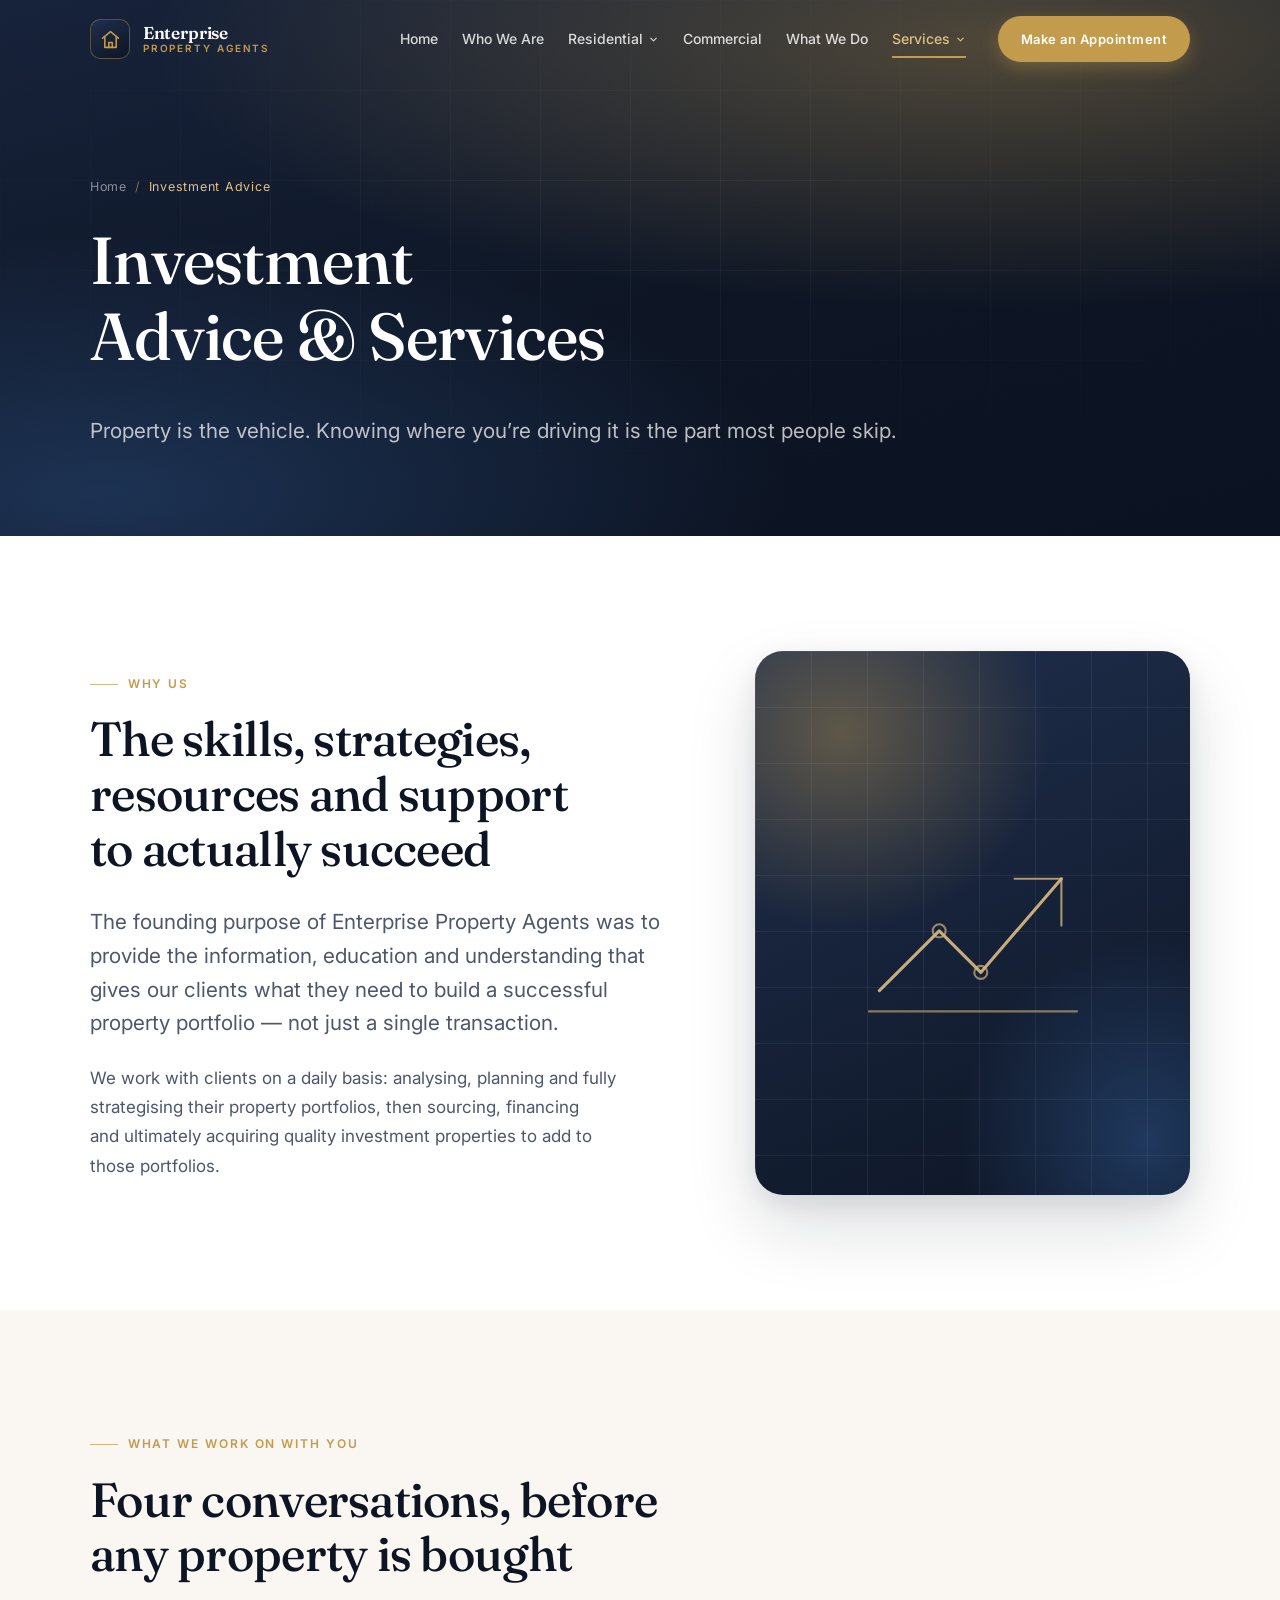
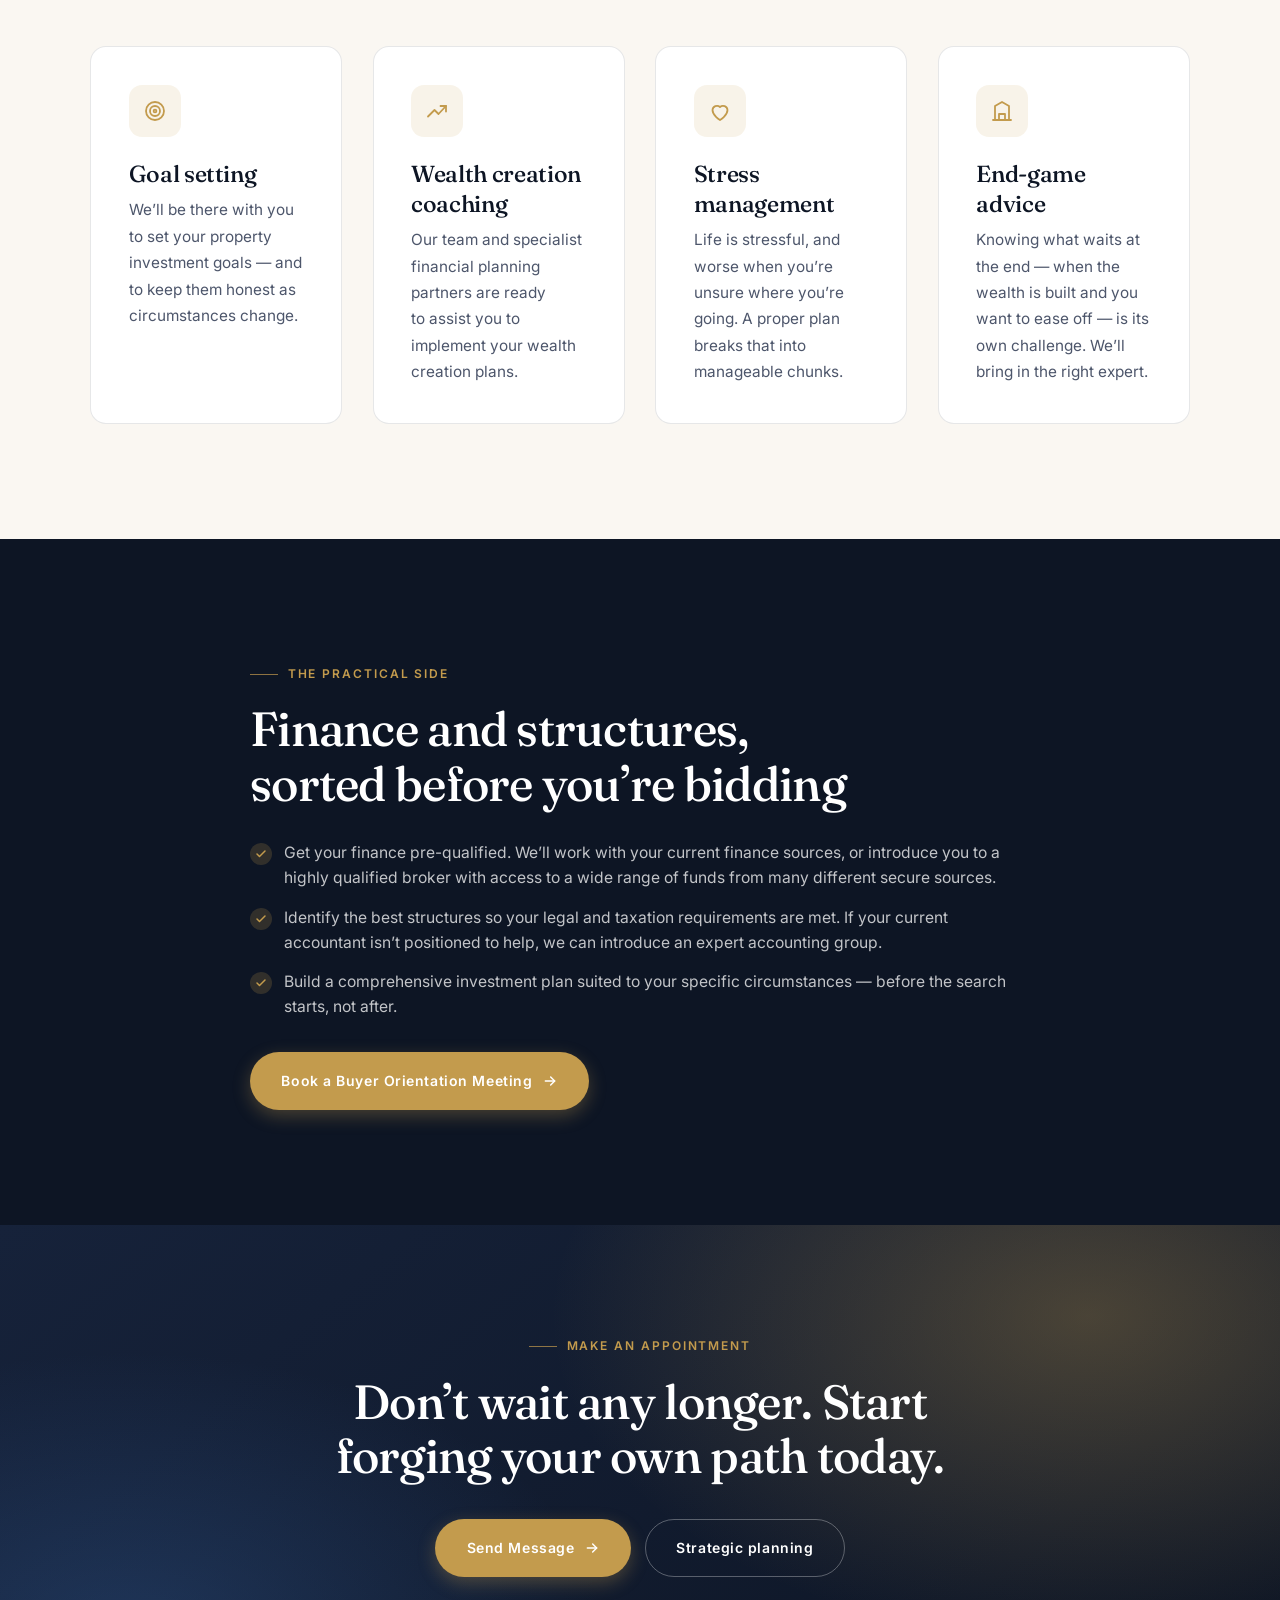
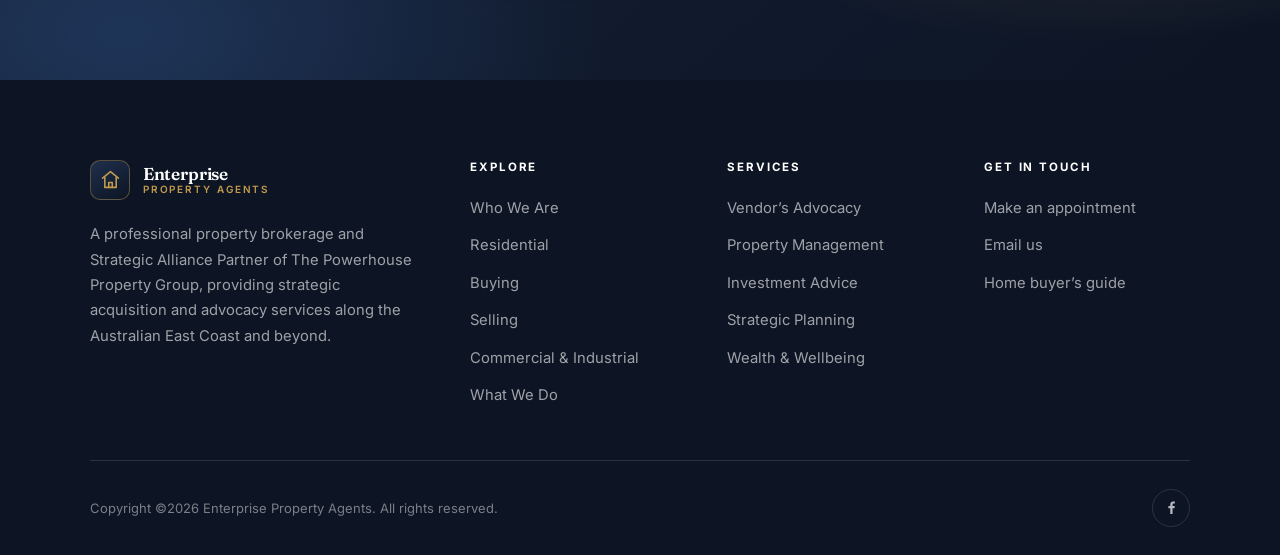
<file: investment-advice.html>
<!DOCTYPE html>
<html lang="en-AU">
<head>
<meta charset="utf-8">
<meta name="viewport" content="width=device-width, initial-scale=1">
<title>Investment Advice &amp; Services | Enterprise Property Agents</title>
<meta name="description" content="Goal setting, wealth creation coaching, the right structures and finance, and end-game advice — the information and support to build a successful property portfolio.">
<meta name="robots" content="noindex, nofollow">
<meta name="theme-color" content="#0d1524">
<link rel="preconnect" href="https://fonts.googleapis.com">
<link rel="preconnect" href="https://fonts.gstatic.com" crossorigin>
<link href="https://fonts.googleapis.com/css2?family=Fraunces:ital,opsz,wght@0,9..144,300..700;1,9..144,300..700&family=Inter:wght@400;500;600;700&display=swap" rel="stylesheet">
<link rel="stylesheet" href="assets/css/styles.css">
<link rel="icon" href="data:image/svg+xml,%3Csvg xmlns='http://www.w3.org/2000/svg' viewBox='0 0 32 32'%3E%3Crect width='32' height='32' rx='7' fill='%230d1524'/%3E%3Cpath d='M16 7l8 6.2V25H8V13.2L16 7z' fill='none' stroke='%23c39b4d' stroke-width='2' stroke-linejoin='round'/%3E%3C/svg%3E">
</head>
<body>

<!--
  ⚠ COPY REVIEW NEEDED
  The source page for Investment Advice contained only Lorem ipsum placeholder text.
  Everything below is assembled from genuine copy on the home page (Goal Setting,
  Wealth Creation Coaching, End-game Advice), the About page, and the buyer's guide.
  Please review and expand before this page goes live.
-->

<a class="skip-link" href="#main">Skip to content</a>
<header class="site-header" id="siteHeader">
  <div class="container header__inner">
    <a class="brand" href="index.html" aria-label="Enterprise Property Agents &mdash; home">
      <span class="brand__mark" aria-hidden="true">
        <svg viewBox="0 0 24 24" fill="none" stroke="#c39b4d" stroke-width="1.8" stroke-linecap="round" stroke-linejoin="round">
          <path d="M3 10.5 12 3l9 7.5"/><path d="M5.5 9.8V21h13V9.8"/><path d="M10 21v-5.5h4V21"/>
        </svg>
      </span>
      <span class="brand__text"><strong>Enterprise</strong><span>Property Agents</span></span>
    </a>

    <nav class="nav" id="primaryNav" aria-label="Primary">
      <ul class="nav__list">
        <li><a href="index.html" data-nav="home">Home</a></li>
        <li><a href="about.html" data-nav="about">Who We Are</a></li>
        <li class="has-sub">
          <a href="residential.html" data-nav="residential">Residential<svg class="nav__caret" viewBox="0 0 24 24" fill="none" stroke="currentColor" stroke-width="2.4" stroke-linecap="round" stroke-linejoin="round" aria-hidden="true"><polyline points="6 9 12 15 18 9"/></svg></a>
          <ul class="nav__sub">
            <li><a href="buying.html" data-nav="buying">Buying</a></li>
            <li><a href="selling.html" data-nav="selling">Selling</a></li>
          </ul>
        </li>
        <li><a href="commercial.html" data-nav="commercial">Commercial</a></li>
        <li><a href="what-we-do.html" data-nav="what-we-do">What We Do</a></li>
        <li class="has-sub">
          <a href="vendors-advocacy.html" data-nav="services" class="is-parent">Services<svg class="nav__caret" viewBox="0 0 24 24" fill="none" stroke="currentColor" stroke-width="2.4" stroke-linecap="round" stroke-linejoin="round" aria-hidden="true"><polyline points="6 9 12 15 18 9"/></svg></a>
          <ul class="nav__sub">
            <li><a href="vendors-advocacy.html" data-nav="vendors-advocacy">Vendor&rsquo;s Advocacy</a></li>
            <li><a href="property-management.html" data-nav="property-management">Property Management</a></li>
            <li><a href="investment-advice.html" data-nav="investment-advice" aria-current="page">Investment Advice</a></li>
            <li><a href="strategic-planning.html" data-nav="strategic-planning">Strategic Planning</a></li>
            <li><a href="wealth-wellbeing.html" data-nav="wealth-wellbeing">Wealth &amp; Wellbeing</a></li>
          </ul>
        </li>
      </ul>
      <a class="btn btn--primary btn--sm nav__cta" href="index.html#contact">Make an Appointment</a>
    </nav>

    <button class="nav-toggle" id="navToggle" aria-expanded="false" aria-controls="primaryNav" aria-label="Open menu">
      <span></span><span></span><span></span>
    </button>
  </div>
</header>
<div class="nav-scrim" id="navScrim" aria-hidden="true"></div>

<main id="main">

  <section class="page-hero">
    <div class="hero__bg" aria-hidden="true"></div>
    <div class="hero__grid" aria-hidden="true"></div>
    <div class="container">
      <div class="page-hero__inner">
        <ol class="crumbs reveal">
          <li><a href="index.html">Home</a></li>
          <li aria-current="page">Investment Advice</li>
        </ol>
        <h1 class="reveal" style="--delay:80ms">Investment Advice &amp; Services</h1>
        <p class="lede reveal" style="--delay:160ms">
          Property is the vehicle. Knowing where you&rsquo;re driving it is the part most people skip.
        </p>
      </div>
    </div>
  </section>

  <section class="section">
    <div class="container">
      <div class="split split--wide-left">
        <div class="reveal">
          <p class="eyebrow">Why us</p>
          <h2>The skills, strategies, resources and support to actually succeed</h2>
          <p class="lede">
            The founding purpose of Enterprise Property Agents was to provide the information, education and
            understanding that gives our clients what they need to build a successful property portfolio &mdash;
            not just a single transaction.
          </p>
          <p>
            We work with clients on a daily basis: analysing, planning and fully strategising their property
            portfolios, then sourcing, financing and ultimately acquiring quality investment properties to add to
            those portfolios.
          </p>
        </div>
        <div class="split__media reveal" style="--delay:120ms">
          <div class="panel">
            <svg class="panel__art" viewBox="0 0 200 200" fill="none" stroke="#e0c184" stroke-width="1.6" stroke-linecap="round" stroke-linejoin="round" aria-hidden="true">
              <path d="M28 152 74 106l32 32 62-72" opacity=".95" stroke-width="2.4"/>
              <path d="M132 66h36v36" opacity=".8"/>
              <path d="M20 168h160" opacity=".6"/>
              <circle cx="74" cy="106" r="5" opacity=".7"/>
              <circle cx="106" cy="138" r="5" opacity=".7"/>
            </svg>
          </div>
        </div>
      </div>
    </div>
  </section>

  <section class="section section--cream">
    <div class="container">
      <div class="section-head reveal">
        <p class="eyebrow">What we work on with you</p>
        <h2>Four conversations, before any property is bought</h2>
      </div>
      <div class="grid grid--4">
        <article class="card reveal">
          <span class="card__icon" aria-hidden="true">
            <svg viewBox="0 0 24 24" fill="none" stroke="currentColor" stroke-width="1.8" stroke-linecap="round" stroke-linejoin="round"><circle cx="12" cy="12" r="9"/><circle cx="12" cy="12" r="5"/><circle cx="12" cy="12" r="1.4"/></svg>
          </span>
          <h3>Goal setting</h3>
          <p>We&rsquo;ll be there with you to set your property investment goals &mdash; and to keep them honest as circumstances change.</p>
        </article>
        <article class="card reveal">
          <span class="card__icon" aria-hidden="true">
            <svg viewBox="0 0 24 24" fill="none" stroke="currentColor" stroke-width="1.8" stroke-linecap="round" stroke-linejoin="round"><path d="M3 17.5 9.5 11l4 4L21 7"/><path d="M15.5 7H21v5.5"/></svg>
          </span>
          <h3>Wealth creation coaching</h3>
          <p>Our team and specialist financial planning partners are ready to assist you to implement your wealth creation plans.</p>
        </article>
        <article class="card reveal">
          <span class="card__icon" aria-hidden="true">
            <svg viewBox="0 0 24 24" fill="none" stroke="currentColor" stroke-width="1.8" stroke-linecap="round" stroke-linejoin="round"><path d="M12 21s-7.5-4.6-7.5-10A4.5 4.5 0 0 1 12 8a4.5 4.5 0 0 1 7.5 3c0 5.4-7.5 10-7.5 10z"/></svg>
          </span>
          <h3>Stress management</h3>
          <p>Life is stressful, and worse when you&rsquo;re unsure where you&rsquo;re going. A proper plan breaks that into manageable chunks.</p>
        </article>
        <article class="card reveal">
          <span class="card__icon" aria-hidden="true">
            <svg viewBox="0 0 24 24" fill="none" stroke="currentColor" stroke-width="1.8" stroke-linecap="round" stroke-linejoin="round"><path d="M5 21V7l7-4 7 4v14"/><path d="M9 21v-6h6v6"/><path d="M3 21h18"/></svg>
          </span>
          <h3>End-game advice</h3>
          <p>Knowing what waits at the end &mdash; when the wealth is built and you want to ease off &mdash; is its own challenge. We&rsquo;ll bring in the right expert.</p>
        </article>
      </div>
    </div>
  </section>

  <section class="section section--ink">
    <div class="container container--narrow">
      <div class="reveal">
        <p class="eyebrow">The practical side</p>
        <h2>Finance and structures, sorted before you&rsquo;re bidding</h2>
        <ul class="checklist" style="margin-top:1.75rem">
          <li>Get your finance pre-qualified. We&rsquo;ll work with your current finance sources, or introduce you to a highly qualified broker with access to a wide range of funds from many different secure sources.</li>
          <li>Identify the best structures so your legal and taxation requirements are met. If your current accountant isn&rsquo;t positioned to help, we can introduce an expert accounting group.</li>
          <li>Build a comprehensive investment plan suited to your specific circumstances &mdash; before the search starts, not after.</li>
        </ul>
        <p style="margin-top:2rem">
          <a class="btn btn--primary" href="index.html#contact">
            Book a Buyer Orientation Meeting
            <svg class="btn__arrow" width="16" height="16" viewBox="0 0 24 24" fill="none" stroke="currentColor" stroke-width="2.2" stroke-linecap="round" stroke-linejoin="round" aria-hidden="true"><path d="M5 12h14"/><path d="m13 6 6 6-6 6"/></svg>
          </a>
        </p>
      </div>
    </div>
  </section>

  <section class="cta-band">
    <div class="container">
      <div class="cta-band__inner reveal">
        <p class="eyebrow eyebrow--center">Make an appointment</p>
        <h2>Don&rsquo;t wait any longer. Start forging your own path today.</h2>
        <div class="cta-band__actions">
          <a class="btn btn--primary" href="index.html#contact">
            Send Message
            <svg class="btn__arrow" width="16" height="16" viewBox="0 0 24 24" fill="none" stroke="currentColor" stroke-width="2.2" stroke-linecap="round" stroke-linejoin="round" aria-hidden="true"><path d="M5 12h14"/><path d="m13 6 6 6-6 6"/></svg>
          </a>
          <a class="btn btn--ghost-light" href="strategic-planning.html">Strategic planning</a>
        </div>
      </div>
    </div>
  </section>

</main>

<footer class="site-footer footer">
  <div class="container">
    <div class="footer__top">
      <div class="footer__brand">
        <a class="brand" href="index.html">
          <span class="brand__mark" aria-hidden="true">
            <svg viewBox="0 0 24 24" fill="none" stroke="#c39b4d" stroke-width="1.8" stroke-linecap="round" stroke-linejoin="round">
              <path d="M3 10.5 12 3l9 7.5"/><path d="M5.5 9.8V21h13V9.8"/><path d="M10 21v-5.5h4V21"/>
            </svg>
          </span>
          <span class="brand__text"><strong>Enterprise</strong><span>Property Agents</span></span>
        </a>
        <p>
          A professional property brokerage and Strategic Alliance Partner of The Powerhouse Property Group,
          providing strategic acquisition and advocacy services along the Australian East Coast and beyond.
        </p>
      </div>

      <div>
        <h4>Explore</h4>
        <ul class="footer__links">
          <li><a href="about.html">Who We Are</a></li>
          <li><a href="residential.html">Residential</a></li>
          <li><a href="buying.html">Buying</a></li>
          <li><a href="selling.html">Selling</a></li>
          <li><a href="commercial.html">Commercial &amp; Industrial</a></li>
          <li><a href="what-we-do.html">What We Do</a></li>
        </ul>
      </div>

      <div>
        <h4>Services</h4>
        <ul class="footer__links">
          <li><a href="vendors-advocacy.html">Vendor&rsquo;s Advocacy</a></li>
          <li><a href="property-management.html">Property Management</a></li>
          <li><a href="investment-advice.html">Investment Advice</a></li>
          <li><a href="strategic-planning.html">Strategic Planning</a></li>
          <li><a href="wealth-wellbeing.html">Wealth &amp; Wellbeing</a></li>
        </ul>
      </div>

      <div>
        <h4>Get in touch</h4>
        <ul class="footer__links">
          <li><a href="index.html#contact">Make an appointment</a></li>
          <li><a href="mailto:hello@enterprisepropertyagents.com.au">Email us</a></li>
          <li><a href="buying.html#guide">Home buyer&rsquo;s guide</a></li>
        </ul>
      </div>
    </div>

    <div class="footer__bottom">
      <p>Copyright &copy;<span id="year">2021</span> Enterprise Property Agents. All rights reserved.</p>
      <div class="footer__social">
        <a href="https://www.facebook.com/profile.php?id=100063832911052" aria-label="Facebook" rel="noopener" target="_blank"><svg viewBox="0 0 24 24" fill="currentColor"><path d="M13.5 21v-8h2.7l.4-3.1h-3.1V7.9c0-.9.25-1.5 1.55-1.5h1.65V3.6c-.29-.04-1.27-.12-2.4-.12-2.38 0-4 1.45-4 4.11V9.9H7.6V13h2.7v8h3.2z"/></svg></a>
      </div>
    </div>
  </div>
</footer>

<button class="to-top" id="toTop" aria-label="Back to top">
  <svg viewBox="0 0 24 24" fill="none" stroke="currentColor" stroke-width="2.2" stroke-linecap="round" stroke-linejoin="round"><path d="M12 19V5"/><path d="m5 12 7-7 7 7"/></svg>
</button>

<script src="assets/js/main.js"></script>
</body>
</html>
</file>
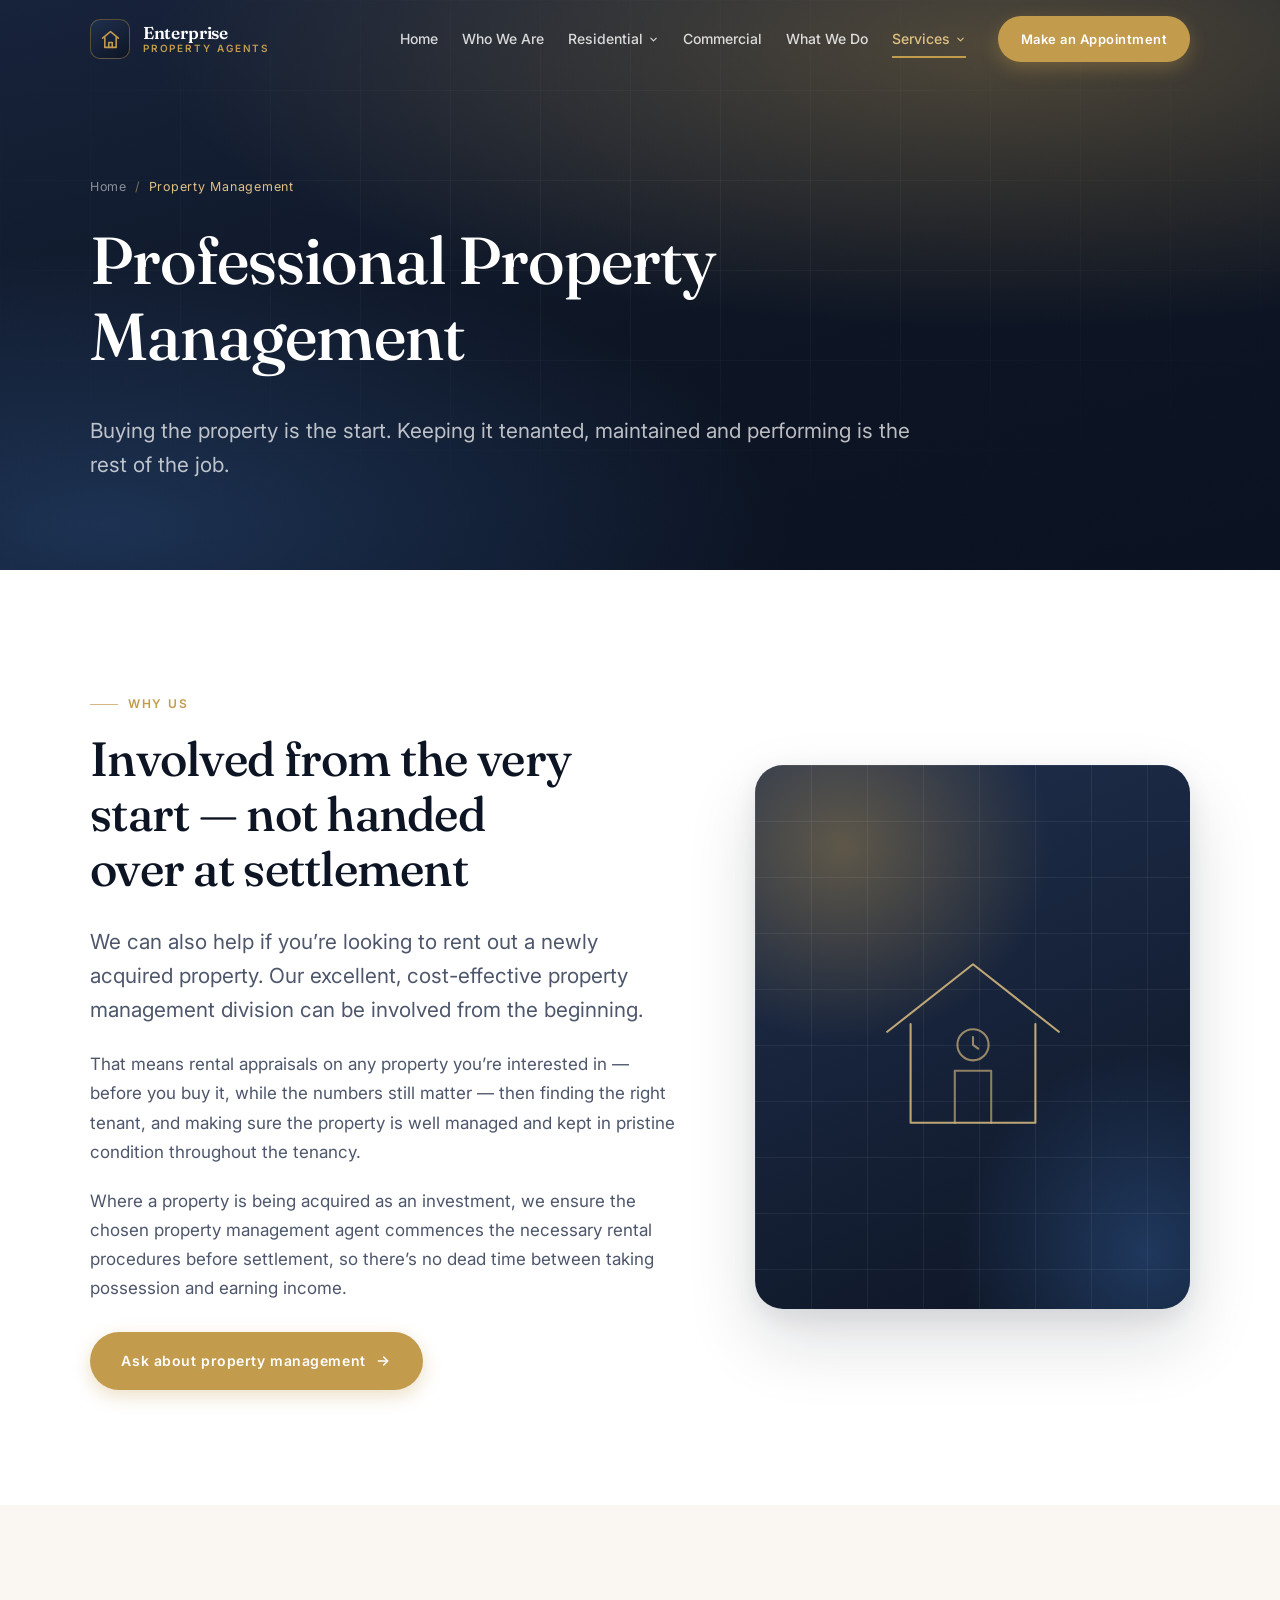
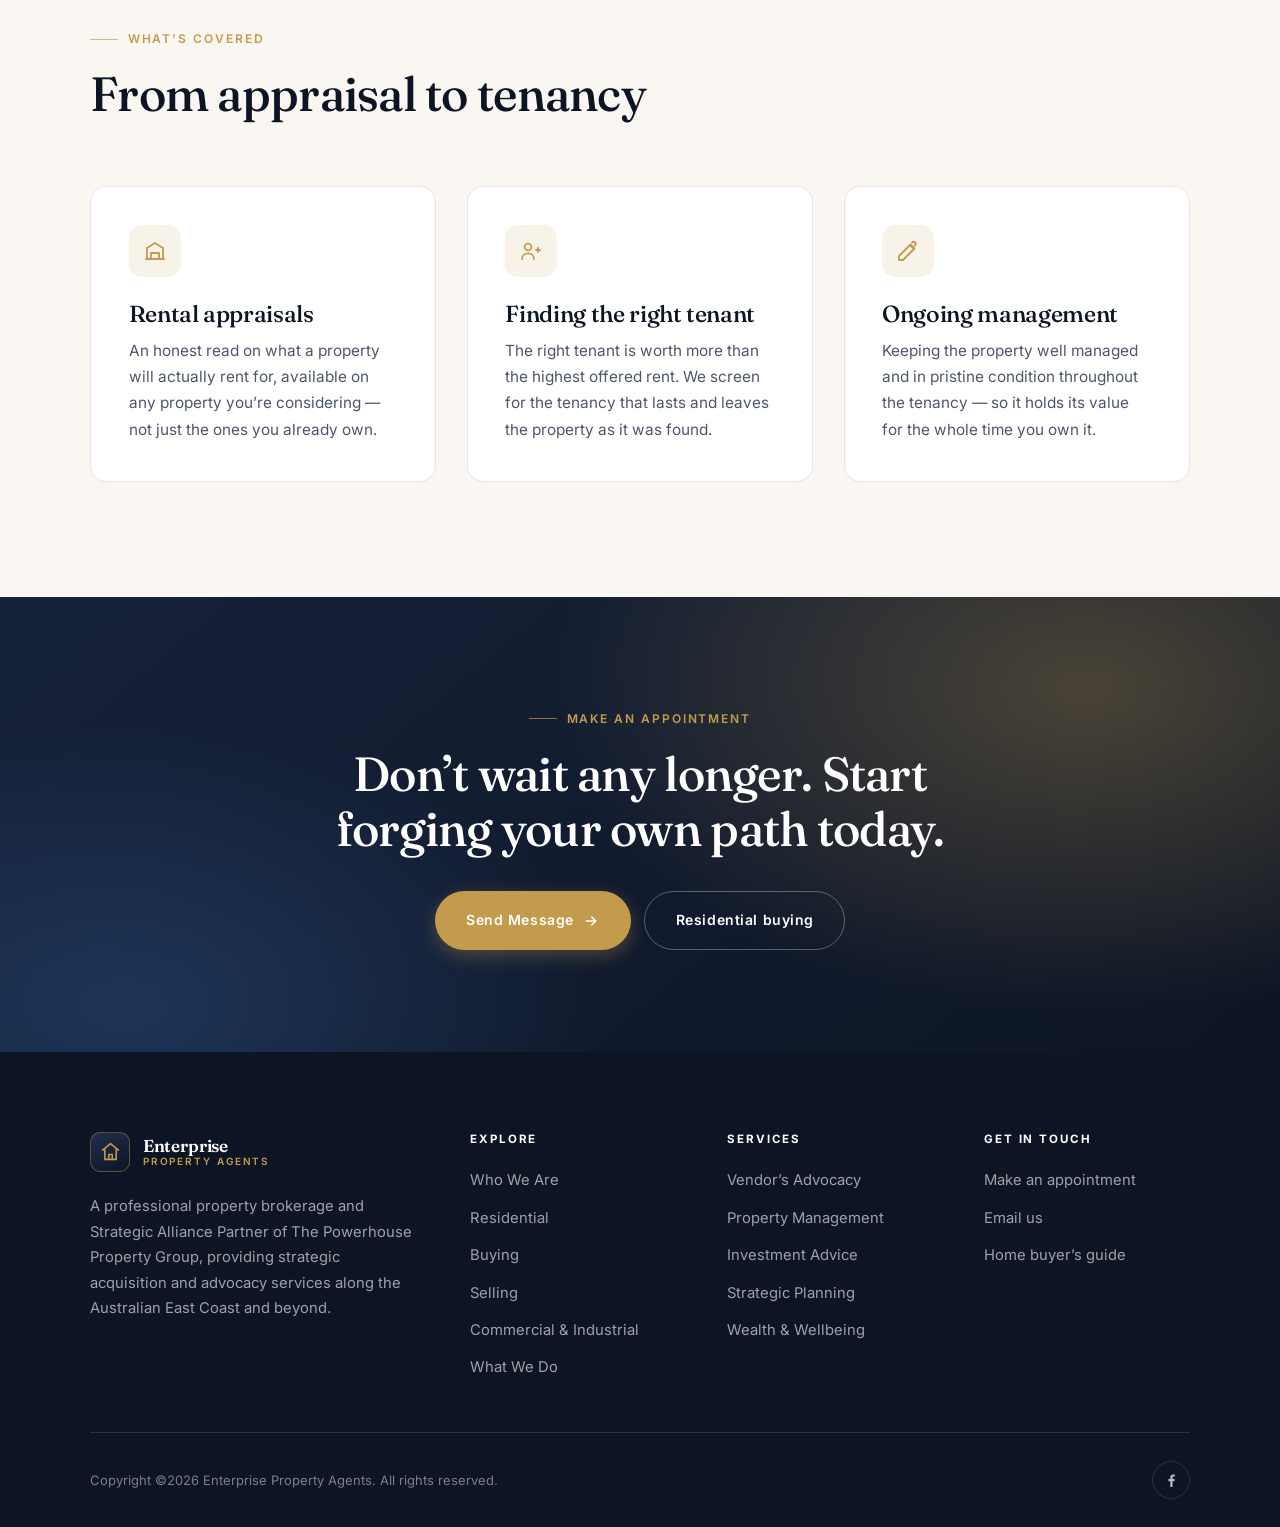
<file: property-management.html>
<!DOCTYPE html>
<html lang="en-AU">
<head>
<meta charset="utf-8">
<meta name="viewport" content="width=device-width, initial-scale=1">
<title>Professional Property Management | Enterprise Property Agents</title>
<meta name="description" content="A cost-effective property management division that can be involved from the start — rental appraisals, finding the right tenant, and keeping the property in pristine condition.">
<meta name="robots" content="noindex, nofollow">
<meta name="theme-color" content="#0d1524">
<link rel="preconnect" href="https://fonts.googleapis.com">
<link rel="preconnect" href="https://fonts.gstatic.com" crossorigin>
<link href="https://fonts.googleapis.com/css2?family=Fraunces:ital,opsz,wght@0,9..144,300..700;1,9..144,300..700&family=Inter:wght@400;500;600;700&display=swap" rel="stylesheet">
<link rel="stylesheet" href="assets/css/styles.css">
<link rel="icon" href="data:image/svg+xml,%3Csvg xmlns='http://www.w3.org/2000/svg' viewBox='0 0 32 32'%3E%3Crect width='32' height='32' rx='7' fill='%230d1524'/%3E%3Cpath d='M16 7l8 6.2V25H8V13.2L16 7z' fill='none' stroke='%23c39b4d' stroke-width='2' stroke-linejoin='round'/%3E%3C/svg%3E">
</head>
<body>

<!--
  ⚠ COPY REVIEW NEEDED
  The source page for Property Management contained only Lorem ipsum placeholder text.
  Everything below is drawn from the genuine property-management paragraph on the
  "What We Do" page and from the buyer's guide. Please review, correct and expand
  before this page goes live.
-->

<a class="skip-link" href="#main">Skip to content</a>
<header class="site-header" id="siteHeader">
  <div class="container header__inner">
    <a class="brand" href="index.html" aria-label="Enterprise Property Agents &mdash; home">
      <span class="brand__mark" aria-hidden="true">
        <svg viewBox="0 0 24 24" fill="none" stroke="#c39b4d" stroke-width="1.8" stroke-linecap="round" stroke-linejoin="round">
          <path d="M3 10.5 12 3l9 7.5"/><path d="M5.5 9.8V21h13V9.8"/><path d="M10 21v-5.5h4V21"/>
        </svg>
      </span>
      <span class="brand__text"><strong>Enterprise</strong><span>Property Agents</span></span>
    </a>

    <nav class="nav" id="primaryNav" aria-label="Primary">
      <ul class="nav__list">
        <li><a href="index.html" data-nav="home">Home</a></li>
        <li><a href="about.html" data-nav="about">Who We Are</a></li>
        <li class="has-sub">
          <a href="residential.html" data-nav="residential">Residential<svg class="nav__caret" viewBox="0 0 24 24" fill="none" stroke="currentColor" stroke-width="2.4" stroke-linecap="round" stroke-linejoin="round" aria-hidden="true"><polyline points="6 9 12 15 18 9"/></svg></a>
          <ul class="nav__sub">
            <li><a href="buying.html" data-nav="buying">Buying</a></li>
            <li><a href="selling.html" data-nav="selling">Selling</a></li>
          </ul>
        </li>
        <li><a href="commercial.html" data-nav="commercial">Commercial</a></li>
        <li><a href="what-we-do.html" data-nav="what-we-do">What We Do</a></li>
        <li class="has-sub">
          <a href="vendors-advocacy.html" data-nav="services" class="is-parent">Services<svg class="nav__caret" viewBox="0 0 24 24" fill="none" stroke="currentColor" stroke-width="2.4" stroke-linecap="round" stroke-linejoin="round" aria-hidden="true"><polyline points="6 9 12 15 18 9"/></svg></a>
          <ul class="nav__sub">
            <li><a href="vendors-advocacy.html" data-nav="vendors-advocacy">Vendor&rsquo;s Advocacy</a></li>
            <li><a href="property-management.html" data-nav="property-management" aria-current="page">Property Management</a></li>
            <li><a href="investment-advice.html" data-nav="investment-advice">Investment Advice</a></li>
            <li><a href="strategic-planning.html" data-nav="strategic-planning">Strategic Planning</a></li>
            <li><a href="wealth-wellbeing.html" data-nav="wealth-wellbeing">Wealth &amp; Wellbeing</a></li>
          </ul>
        </li>
      </ul>
      <a class="btn btn--primary btn--sm nav__cta" href="index.html#contact">Make an Appointment</a>
    </nav>

    <button class="nav-toggle" id="navToggle" aria-expanded="false" aria-controls="primaryNav" aria-label="Open menu">
      <span></span><span></span><span></span>
    </button>
  </div>
</header>
<div class="nav-scrim" id="navScrim" aria-hidden="true"></div>

<main id="main">

  <section class="page-hero">
    <div class="hero__bg" aria-hidden="true"></div>
    <div class="hero__grid" aria-hidden="true"></div>
    <div class="container">
      <div class="page-hero__inner">
        <ol class="crumbs reveal">
          <li><a href="index.html">Home</a></li>
          <li aria-current="page">Property Management</li>
        </ol>
        <h1 class="reveal" style="--delay:80ms">Professional Property Management</h1>
        <p class="lede reveal" style="--delay:160ms">
          Buying the property is the start. Keeping it tenanted, maintained and performing is the rest of the job.
        </p>
      </div>
    </div>
  </section>

  <section class="section">
    <div class="container">
      <div class="split split--wide-left">
        <div class="reveal">
          <p class="eyebrow">Why us</p>
          <h2>Involved from the very start &mdash; not handed over at settlement</h2>
          <p class="lede">
            We can also help if you&rsquo;re looking to rent out a newly acquired property. Our excellent,
            cost-effective property management division can be involved from the beginning.
          </p>
          <p>
            That means rental appraisals on any property you&rsquo;re interested in &mdash; before you buy it, while
            the numbers still matter &mdash; then finding the right tenant, and making sure the property is well
            managed and kept in pristine condition throughout the tenancy.
          </p>
          <p>
            Where a property is being acquired as an investment, we ensure the chosen property management agent
            commences the necessary rental procedures before settlement, so there&rsquo;s no dead time between
            taking possession and earning income.
          </p>
          <p style="margin-top:1.75rem">
            <a class="btn btn--primary" href="index.html#contact">
              Ask about property management
              <svg class="btn__arrow" width="16" height="16" viewBox="0 0 24 24" fill="none" stroke="currentColor" stroke-width="2.2" stroke-linecap="round" stroke-linejoin="round" aria-hidden="true"><path d="M5 12h14"/><path d="m13 6 6 6-6 6"/></svg>
            </a>
          </p>
        </div>
        <div class="split__media reveal" style="--delay:120ms">
          <div class="panel">
            <svg class="panel__art" viewBox="0 0 200 200" fill="none" stroke="#e0c184" stroke-width="1.6" stroke-linecap="round" stroke-linejoin="round" aria-hidden="true">
              <path d="M34 96 100 44l66 52" opacity=".9"/>
              <path d="M52 90v76h96V90" opacity=".9"/>
              <path d="M86 166v-40h28v40" opacity=".65"/>
              <circle cx="100" cy="106" r="12" opacity=".7"/>
              <path d="M100 100v6l4 3" opacity=".7"/>
            </svg>
          </div>
        </div>
      </div>
    </div>
  </section>

  <section class="section section--cream">
    <div class="container">
      <div class="section-head reveal">
        <p class="eyebrow">What&rsquo;s covered</p>
        <h2>From appraisal to tenancy</h2>
      </div>
      <div class="grid grid--3">
        <article class="card reveal">
          <span class="card__icon" aria-hidden="true">
            <svg viewBox="0 0 24 24" fill="none" stroke="currentColor" stroke-width="1.8" stroke-linecap="round" stroke-linejoin="round"><path d="M4 20V9l8-5 8 5v11"/><path d="M8 20v-6h8v6"/><path d="M3 20h18"/></svg>
          </span>
          <h3>Rental appraisals</h3>
          <p>
            An honest read on what a property will actually rent for, available on any property you&rsquo;re
            considering &mdash; not just the ones you already own.
          </p>
        </article>
        <article class="card reveal">
          <span class="card__icon" aria-hidden="true">
            <svg viewBox="0 0 24 24" fill="none" stroke="currentColor" stroke-width="1.8" stroke-linecap="round" stroke-linejoin="round"><circle cx="9" cy="8" r="3.4"/><path d="M3 20c0-3.4 2.7-5.6 6-5.6s6 2.2 6 5.6"/><path d="M17 11h4M19 9v4"/></svg>
          </span>
          <h3>Finding the right tenant</h3>
          <p>
            The right tenant is worth more than the highest offered rent. We screen for the tenancy that lasts and
            leaves the property as it was found.
          </p>
        </article>
        <article class="card reveal">
          <span class="card__icon" aria-hidden="true">
            <svg viewBox="0 0 24 24" fill="none" stroke="currentColor" stroke-width="1.8" stroke-linecap="round" stroke-linejoin="round"><path d="m14.5 5.5 4 4"/><path d="M3 21v-4l11-11 4 4L7 21H3z"/><path d="M16 3.5a2.1 2.1 0 0 1 3 3"/></svg>
          </span>
          <h3>Ongoing management</h3>
          <p>
            Keeping the property well managed and in pristine condition throughout the tenancy &mdash; so it holds
            its value for the whole time you own it.
          </p>
        </article>
      </div>
    </div>
  </section>

  <section class="cta-band">
    <div class="container">
      <div class="cta-band__inner reveal">
        <p class="eyebrow eyebrow--center">Make an appointment</p>
        <h2>Don&rsquo;t wait any longer. Start forging your own path today.</h2>
        <div class="cta-band__actions">
          <a class="btn btn--primary" href="index.html#contact">
            Send Message
            <svg class="btn__arrow" width="16" height="16" viewBox="0 0 24 24" fill="none" stroke="currentColor" stroke-width="2.2" stroke-linecap="round" stroke-linejoin="round" aria-hidden="true"><path d="M5 12h14"/><path d="m13 6 6 6-6 6"/></svg>
          </a>
          <a class="btn btn--ghost-light" href="buying.html">Residential buying</a>
        </div>
      </div>
    </div>
  </section>

</main>

<footer class="site-footer footer">
  <div class="container">
    <div class="footer__top">
      <div class="footer__brand">
        <a class="brand" href="index.html">
          <span class="brand__mark" aria-hidden="true">
            <svg viewBox="0 0 24 24" fill="none" stroke="#c39b4d" stroke-width="1.8" stroke-linecap="round" stroke-linejoin="round">
              <path d="M3 10.5 12 3l9 7.5"/><path d="M5.5 9.8V21h13V9.8"/><path d="M10 21v-5.5h4V21"/>
            </svg>
          </span>
          <span class="brand__text"><strong>Enterprise</strong><span>Property Agents</span></span>
        </a>
        <p>
          A professional property brokerage and Strategic Alliance Partner of The Powerhouse Property Group,
          providing strategic acquisition and advocacy services along the Australian East Coast and beyond.
        </p>
      </div>

      <div>
        <h4>Explore</h4>
        <ul class="footer__links">
          <li><a href="about.html">Who We Are</a></li>
          <li><a href="residential.html">Residential</a></li>
          <li><a href="buying.html">Buying</a></li>
          <li><a href="selling.html">Selling</a></li>
          <li><a href="commercial.html">Commercial &amp; Industrial</a></li>
          <li><a href="what-we-do.html">What We Do</a></li>
        </ul>
      </div>

      <div>
        <h4>Services</h4>
        <ul class="footer__links">
          <li><a href="vendors-advocacy.html">Vendor&rsquo;s Advocacy</a></li>
          <li><a href="property-management.html">Property Management</a></li>
          <li><a href="investment-advice.html">Investment Advice</a></li>
          <li><a href="strategic-planning.html">Strategic Planning</a></li>
          <li><a href="wealth-wellbeing.html">Wealth &amp; Wellbeing</a></li>
        </ul>
      </div>

      <div>
        <h4>Get in touch</h4>
        <ul class="footer__links">
          <li><a href="index.html#contact">Make an appointment</a></li>
          <li><a href="mailto:hello@enterprisepropertyagents.com.au">Email us</a></li>
          <li><a href="buying.html#guide">Home buyer&rsquo;s guide</a></li>
        </ul>
      </div>
    </div>

    <div class="footer__bottom">
      <p>Copyright &copy;<span id="year">2021</span> Enterprise Property Agents. All rights reserved.</p>
      <div class="footer__social">
        <a href="https://www.facebook.com/profile.php?id=100063832911052" aria-label="Facebook" rel="noopener" target="_blank"><svg viewBox="0 0 24 24" fill="currentColor"><path d="M13.5 21v-8h2.7l.4-3.1h-3.1V7.9c0-.9.25-1.5 1.55-1.5h1.65V3.6c-.29-.04-1.27-.12-2.4-.12-2.38 0-4 1.45-4 4.11V9.9H7.6V13h2.7v8h3.2z"/></svg></a>
      </div>
    </div>
  </div>
</footer>

<button class="to-top" id="toTop" aria-label="Back to top">
  <svg viewBox="0 0 24 24" fill="none" stroke="currentColor" stroke-width="2.2" stroke-linecap="round" stroke-linejoin="round"><path d="M12 19V5"/><path d="m5 12 7-7 7 7"/></svg>
</button>

<script src="assets/js/main.js"></script>
</body>
</html>
</file>
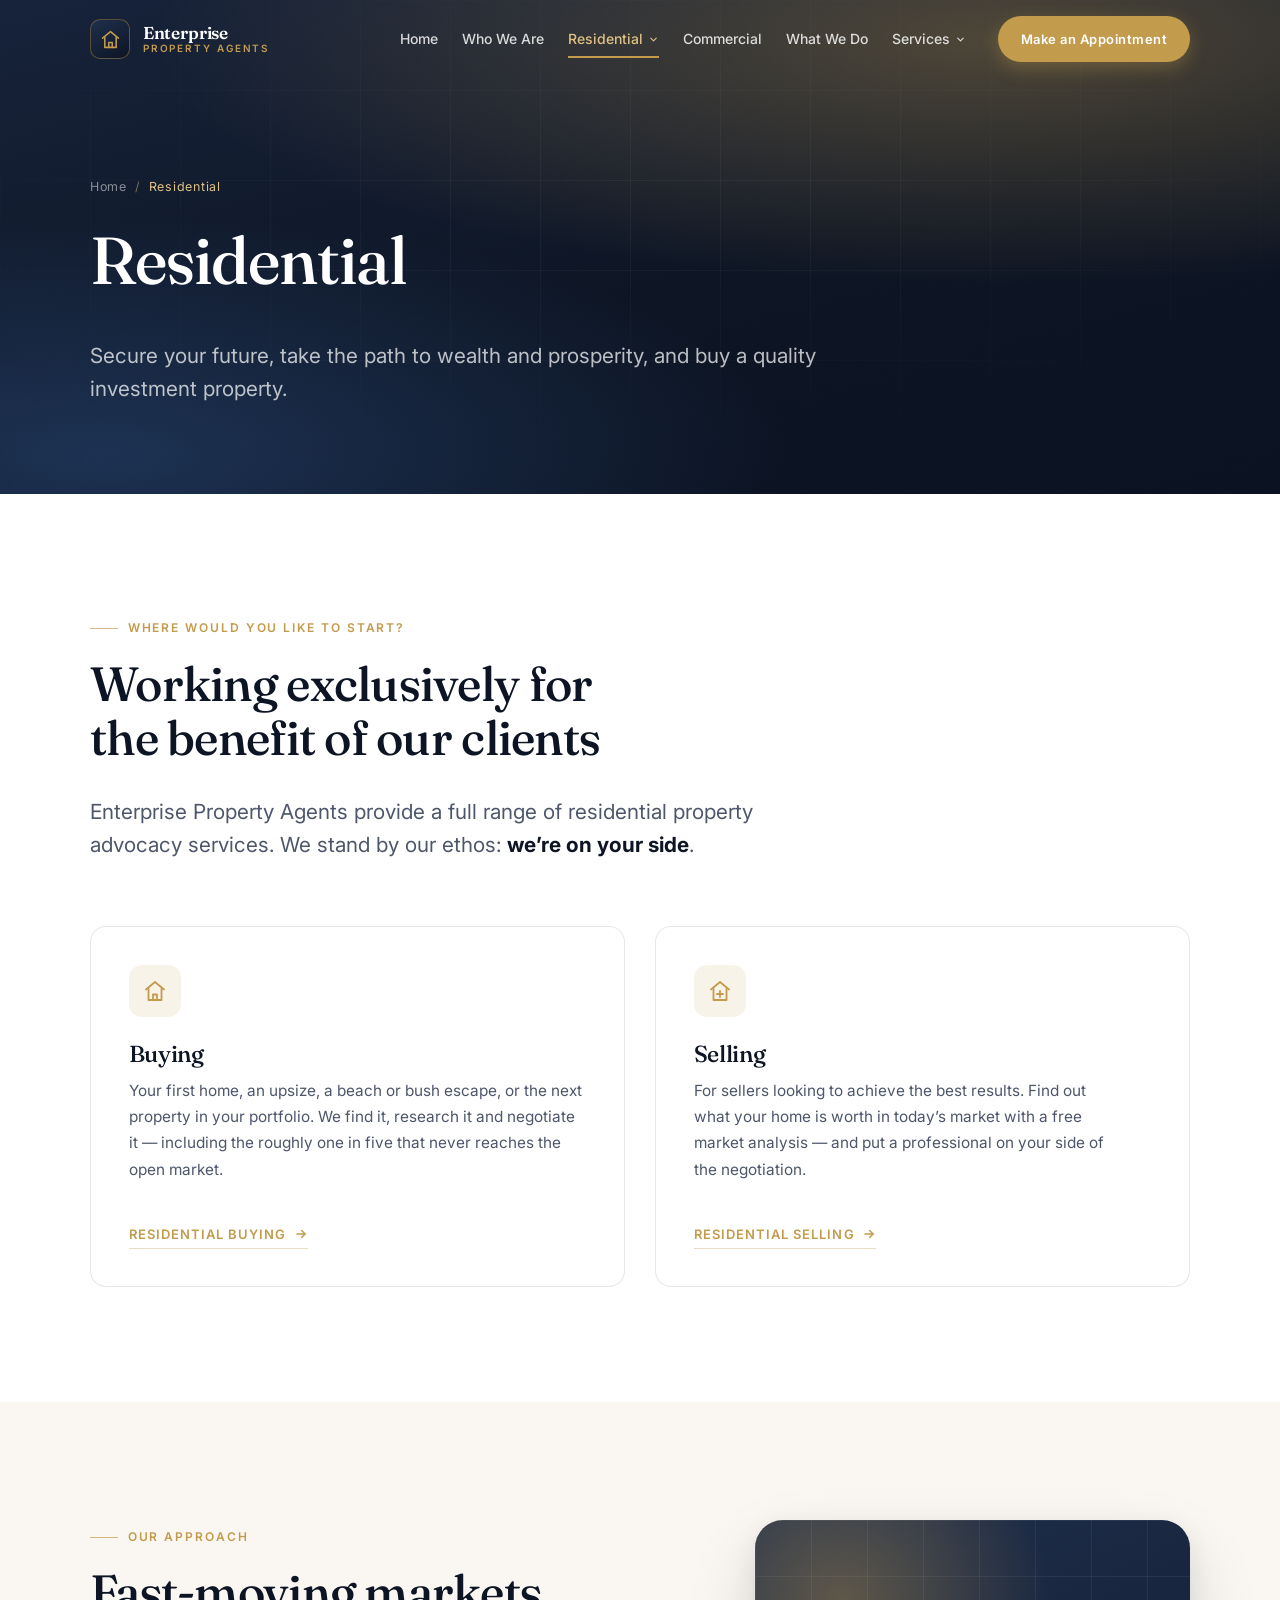
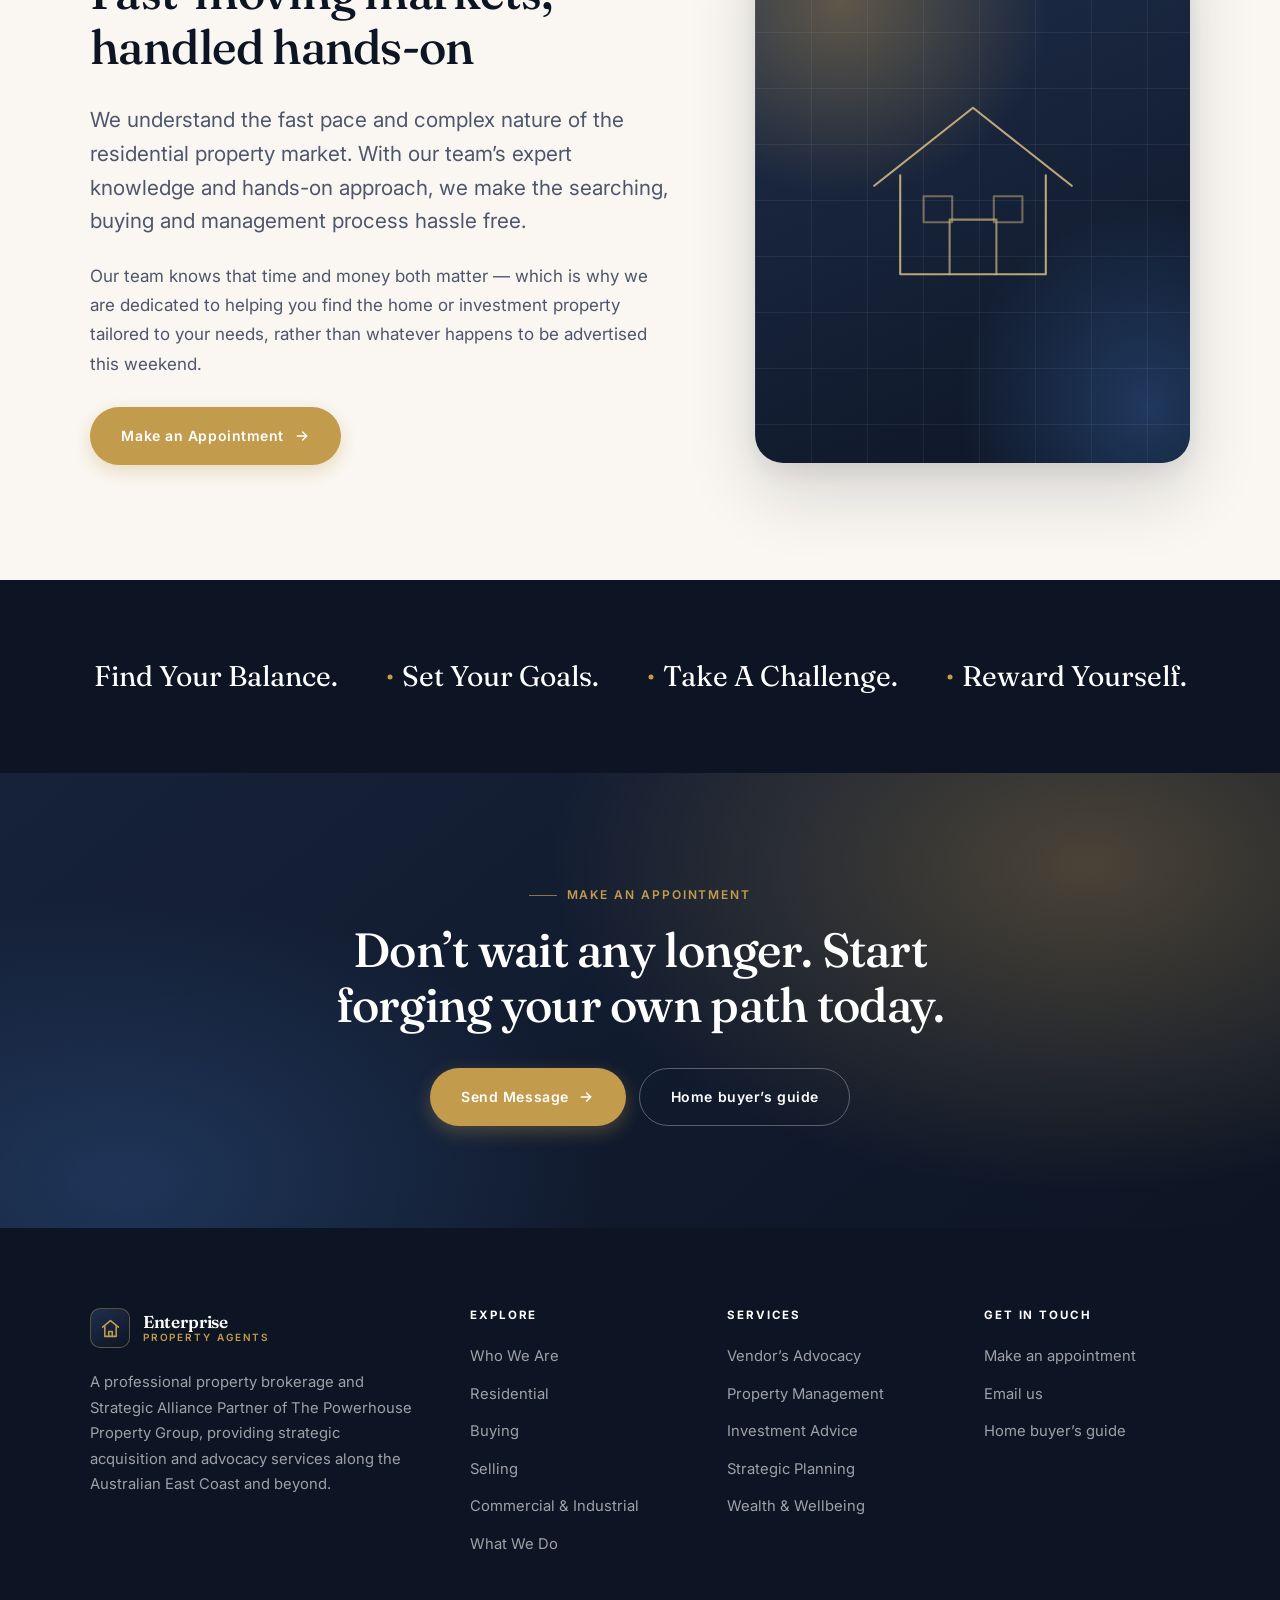
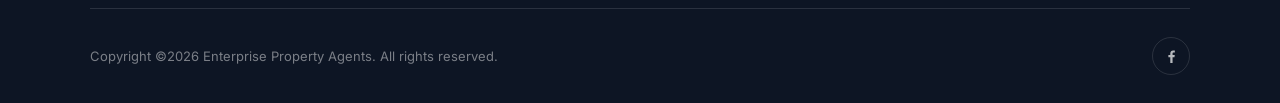
<file: residential.html>
<!DOCTYPE html>
<html lang="en-AU">
<head>
<meta charset="utf-8">
<meta name="viewport" content="width=device-width, initial-scale=1">
<title>Residential | Enterprise Property Agents</title>
<meta name="description" content="Residential property advocacy — buying and selling. We make the searching, buying and management process hassle free.">
<meta name="robots" content="noindex, nofollow">
<meta name="theme-color" content="#0d1524">
<link rel="preconnect" href="https://fonts.googleapis.com">
<link rel="preconnect" href="https://fonts.gstatic.com" crossorigin>
<link href="https://fonts.googleapis.com/css2?family=Fraunces:ital,opsz,wght@0,9..144,300..700;1,9..144,300..700&family=Inter:wght@400;500;600;700&display=swap" rel="stylesheet">
<link rel="stylesheet" href="assets/css/styles.css">
<link rel="icon" href="data:image/svg+xml,%3Csvg xmlns='http://www.w3.org/2000/svg' viewBox='0 0 32 32'%3E%3Crect width='32' height='32' rx='7' fill='%230d1524'/%3E%3Cpath d='M16 7l8 6.2V25H8V13.2L16 7z' fill='none' stroke='%23c39b4d' stroke-width='2' stroke-linejoin='round'/%3E%3C/svg%3E">
</head>
<body>

<a class="skip-link" href="#main">Skip to content</a>
<header class="site-header" id="siteHeader">
  <div class="container header__inner">
    <a class="brand" href="index.html" aria-label="Enterprise Property Agents &mdash; home">
      <span class="brand__mark" aria-hidden="true">
        <svg viewBox="0 0 24 24" fill="none" stroke="#c39b4d" stroke-width="1.8" stroke-linecap="round" stroke-linejoin="round">
          <path d="M3 10.5 12 3l9 7.5"/><path d="M5.5 9.8V21h13V9.8"/><path d="M10 21v-5.5h4V21"/>
        </svg>
      </span>
      <span class="brand__text"><strong>Enterprise</strong><span>Property Agents</span></span>
    </a>

    <nav class="nav" id="primaryNav" aria-label="Primary">
      <ul class="nav__list">
        <li><a href="index.html" data-nav="home">Home</a></li>
        <li><a href="about.html" data-nav="about">Who We Are</a></li>
        <li class="has-sub">
          <a href="residential.html" data-nav="residential" aria-current="page">Residential<svg class="nav__caret" viewBox="0 0 24 24" fill="none" stroke="currentColor" stroke-width="2.4" stroke-linecap="round" stroke-linejoin="round" aria-hidden="true"><polyline points="6 9 12 15 18 9"/></svg></a>
          <ul class="nav__sub">
            <li><a href="buying.html" data-nav="buying">Buying</a></li>
            <li><a href="selling.html" data-nav="selling">Selling</a></li>
          </ul>
        </li>
        <li><a href="commercial.html" data-nav="commercial">Commercial</a></li>
        <li><a href="what-we-do.html" data-nav="what-we-do">What We Do</a></li>
        <li class="has-sub">
          <a href="vendors-advocacy.html" data-nav="services">Services<svg class="nav__caret" viewBox="0 0 24 24" fill="none" stroke="currentColor" stroke-width="2.4" stroke-linecap="round" stroke-linejoin="round" aria-hidden="true"><polyline points="6 9 12 15 18 9"/></svg></a>
          <ul class="nav__sub">
            <li><a href="vendors-advocacy.html" data-nav="vendors-advocacy">Vendor&rsquo;s Advocacy</a></li>
            <li><a href="property-management.html" data-nav="property-management">Property Management</a></li>
            <li><a href="investment-advice.html" data-nav="investment-advice">Investment Advice</a></li>
            <li><a href="strategic-planning.html" data-nav="strategic-planning">Strategic Planning</a></li>
            <li><a href="wealth-wellbeing.html" data-nav="wealth-wellbeing">Wealth &amp; Wellbeing</a></li>
          </ul>
        </li>
      </ul>
      <a class="btn btn--primary btn--sm nav__cta" href="index.html#contact">Make an Appointment</a>
    </nav>

    <button class="nav-toggle" id="navToggle" aria-expanded="false" aria-controls="primaryNav" aria-label="Open menu">
      <span></span><span></span><span></span>
    </button>
  </div>
</header>
<div class="nav-scrim" id="navScrim" aria-hidden="true"></div>

<main id="main">

  <section class="page-hero">
    <div class="hero__bg" aria-hidden="true"></div>
    <div class="hero__grid" aria-hidden="true"></div>
    <div class="container">
      <div class="page-hero__inner">
        <ol class="crumbs reveal">
          <li><a href="index.html">Home</a></li>
          <li aria-current="page">Residential</li>
        </ol>
        <h1 class="reveal" style="--delay:80ms">Residential</h1>
        <p class="lede reveal" style="--delay:160ms">
          Secure your future, take the path to wealth and prosperity, and buy a quality investment property.
        </p>
      </div>
    </div>
  </section>

  <!-- Two doors -->
  <section class="section">
    <div class="container">
      <div class="section-head reveal">
        <p class="eyebrow">Where would you like to start?</p>
        <h2>Working exclusively for the benefit of our clients</h2>
        <p class="lede">
          Enterprise Property Agents provide a full range of residential property advocacy services.
          We stand by our ethos: <strong style="color:var(--ink)">we&rsquo;re on your side</strong>.
        </p>
      </div>

      <div class="grid grid--2">
        <article class="card reveal">
          <span class="card__icon" aria-hidden="true">
            <svg viewBox="0 0 24 24" fill="none" stroke="currentColor" stroke-width="1.8" stroke-linecap="round" stroke-linejoin="round"><path d="M3 10.5 12 3l9 7.5"/><path d="M5.5 9.8V21h13V9.8"/><path d="M10 21v-5.5h4V21"/></svg>
          </span>
          <h3>Buying</h3>
          <p>
            Your first home, an upsize, a beach or bush escape, or the next property in your portfolio.
            We find it, research it and negotiate it &mdash; including the roughly one in five that never
            reaches the open market.
          </p>
          <a class="link-more" href="buying.html">
            Residential buying
            <svg width="14" height="14" viewBox="0 0 24 24" fill="none" stroke="currentColor" stroke-width="2.4" stroke-linecap="round" stroke-linejoin="round" aria-hidden="true"><path d="M5 12h14"/><path d="m13 6 6 6-6 6"/></svg>
          </a>
        </article>

        <article class="card reveal">
          <span class="card__icon" aria-hidden="true">
            <svg viewBox="0 0 24 24" fill="none" stroke="currentColor" stroke-width="1.8" stroke-linecap="round" stroke-linejoin="round"><path d="M3 10.5 12 3l9 7.5"/><path d="M5.5 9.8V21h13V9.8"/><path d="M9 15h6M12 12v6"/></svg>
          </span>
          <h3>Selling</h3>
          <p>
            For sellers looking to achieve the best results. Find out what your home is worth in today&rsquo;s
            market with a free market analysis &mdash; and put a professional on your side of the negotiation.
          </p>
          <a class="link-more" href="selling.html">
            Residential selling
            <svg width="14" height="14" viewBox="0 0 24 24" fill="none" stroke="currentColor" stroke-width="2.4" stroke-linecap="round" stroke-linejoin="round" aria-hidden="true"><path d="M5 12h14"/><path d="m13 6 6 6-6 6"/></svg>
          </a>
        </article>
      </div>
    </div>
  </section>

  <!-- Our approach -->
  <section class="section section--cream">
    <div class="container">
      <div class="split split--wide-left">
        <div class="reveal">
          <p class="eyebrow">Our approach</p>
          <h2>Fast-moving markets, handled hands-on</h2>
          <p class="lede">
            We understand the fast pace and complex nature of the residential property market. With our
            team&rsquo;s expert knowledge and hands-on approach, we make the searching, buying and management
            process hassle free.
          </p>
          <p>
            Our team knows that time and money both matter &mdash; which is why we are dedicated to helping you
            find the home or investment property tailored to your needs, rather than whatever happens to be
            advertised this weekend.
          </p>
          <p style="margin-top:1.75rem">
            <a class="btn btn--primary" href="index.html#contact">
              Make an Appointment
              <svg class="btn__arrow" width="16" height="16" viewBox="0 0 24 24" fill="none" stroke="currentColor" stroke-width="2.2" stroke-linecap="round" stroke-linejoin="round" aria-hidden="true"><path d="M5 12h14"/><path d="m13 6 6 6-6 6"/></svg>
            </a>
          </p>
        </div>
        <div class="split__media reveal" style="--delay:120ms">
          <div class="panel">
            <svg class="panel__art" viewBox="0 0 200 200" fill="none" stroke="#e0c184" stroke-width="1.6" stroke-linecap="round" stroke-linejoin="round" aria-hidden="true">
              <path d="M24 96 100 36l76 60" opacity=".9"/>
              <path d="M44 88v76h112V88" opacity=".9"/>
              <path d="M82 164v-42h36v42" opacity=".7"/>
              <path d="M62 104h22v20H62zM116 104h22v20h-22z" opacity=".5"/>
            </svg>
          </div>
        </div>
      </div>
    </div>
  </section>

  <section class="motto">
    <div class="container">
      <div class="motto__inner">
        <span class="motto__item reveal">Find Your Balance.</span>
        <span class="motto__item reveal">Set Your Goals.</span>
        <span class="motto__item reveal">Take A Challenge.</span>
        <span class="motto__item reveal">Reward Yourself.</span>
      </div>
    </div>
  </section>

  <section class="cta-band">
    <div class="container">
      <div class="cta-band__inner reveal">
        <p class="eyebrow eyebrow--center">Make an appointment</p>
        <h2>Don&rsquo;t wait any longer. Start forging your own path today.</h2>
        <div class="cta-band__actions">
          <a class="btn btn--primary" href="index.html#contact">
            Send Message
            <svg class="btn__arrow" width="16" height="16" viewBox="0 0 24 24" fill="none" stroke="currentColor" stroke-width="2.2" stroke-linecap="round" stroke-linejoin="round" aria-hidden="true"><path d="M5 12h14"/><path d="m13 6 6 6-6 6"/></svg>
          </a>
          <a class="btn btn--ghost-light" href="buying.html#guide">Home buyer&rsquo;s guide</a>
        </div>
      </div>
    </div>
  </section>

</main>

<footer class="site-footer footer">
  <div class="container">
    <div class="footer__top">
      <div class="footer__brand">
        <a class="brand" href="index.html">
          <span class="brand__mark" aria-hidden="true">
            <svg viewBox="0 0 24 24" fill="none" stroke="#c39b4d" stroke-width="1.8" stroke-linecap="round" stroke-linejoin="round">
              <path d="M3 10.5 12 3l9 7.5"/><path d="M5.5 9.8V21h13V9.8"/><path d="M10 21v-5.5h4V21"/>
            </svg>
          </span>
          <span class="brand__text"><strong>Enterprise</strong><span>Property Agents</span></span>
        </a>
        <p>
          A professional property brokerage and Strategic Alliance Partner of The Powerhouse Property Group,
          providing strategic acquisition and advocacy services along the Australian East Coast and beyond.
        </p>
      </div>

      <div>
        <h4>Explore</h4>
        <ul class="footer__links">
          <li><a href="about.html">Who We Are</a></li>
          <li><a href="residential.html">Residential</a></li>
          <li><a href="buying.html">Buying</a></li>
          <li><a href="selling.html">Selling</a></li>
          <li><a href="commercial.html">Commercial &amp; Industrial</a></li>
          <li><a href="what-we-do.html">What We Do</a></li>
        </ul>
      </div>

      <div>
        <h4>Services</h4>
        <ul class="footer__links">
          <li><a href="vendors-advocacy.html">Vendor&rsquo;s Advocacy</a></li>
          <li><a href="property-management.html">Property Management</a></li>
          <li><a href="investment-advice.html">Investment Advice</a></li>
          <li><a href="strategic-planning.html">Strategic Planning</a></li>
          <li><a href="wealth-wellbeing.html">Wealth &amp; Wellbeing</a></li>
        </ul>
      </div>

      <div>
        <h4>Get in touch</h4>
        <ul class="footer__links">
          <li><a href="index.html#contact">Make an appointment</a></li>
          <li><a href="mailto:hello@enterprisepropertyagents.com.au">Email us</a></li>
          <li><a href="buying.html#guide">Home buyer&rsquo;s guide</a></li>
        </ul>
      </div>
    </div>

    <div class="footer__bottom">
      <p>Copyright &copy;<span id="year">2021</span> Enterprise Property Agents. All rights reserved.</p>
      <div class="footer__social">
        <a href="https://www.facebook.com/profile.php?id=100063832911052" aria-label="Facebook" rel="noopener" target="_blank"><svg viewBox="0 0 24 24" fill="currentColor"><path d="M13.5 21v-8h2.7l.4-3.1h-3.1V7.9c0-.9.25-1.5 1.55-1.5h1.65V3.6c-.29-.04-1.27-.12-2.4-.12-2.38 0-4 1.45-4 4.11V9.9H7.6V13h2.7v8h3.2z"/></svg></a>
      </div>
    </div>
  </div>
</footer>

<button class="to-top" id="toTop" aria-label="Back to top">
  <svg viewBox="0 0 24 24" fill="none" stroke="currentColor" stroke-width="2.2" stroke-linecap="round" stroke-linejoin="round"><path d="M12 19V5"/><path d="m5 12 7-7 7 7"/></svg>
</button>

<script src="assets/js/main.js"></script>
</body>
</html>
</file>
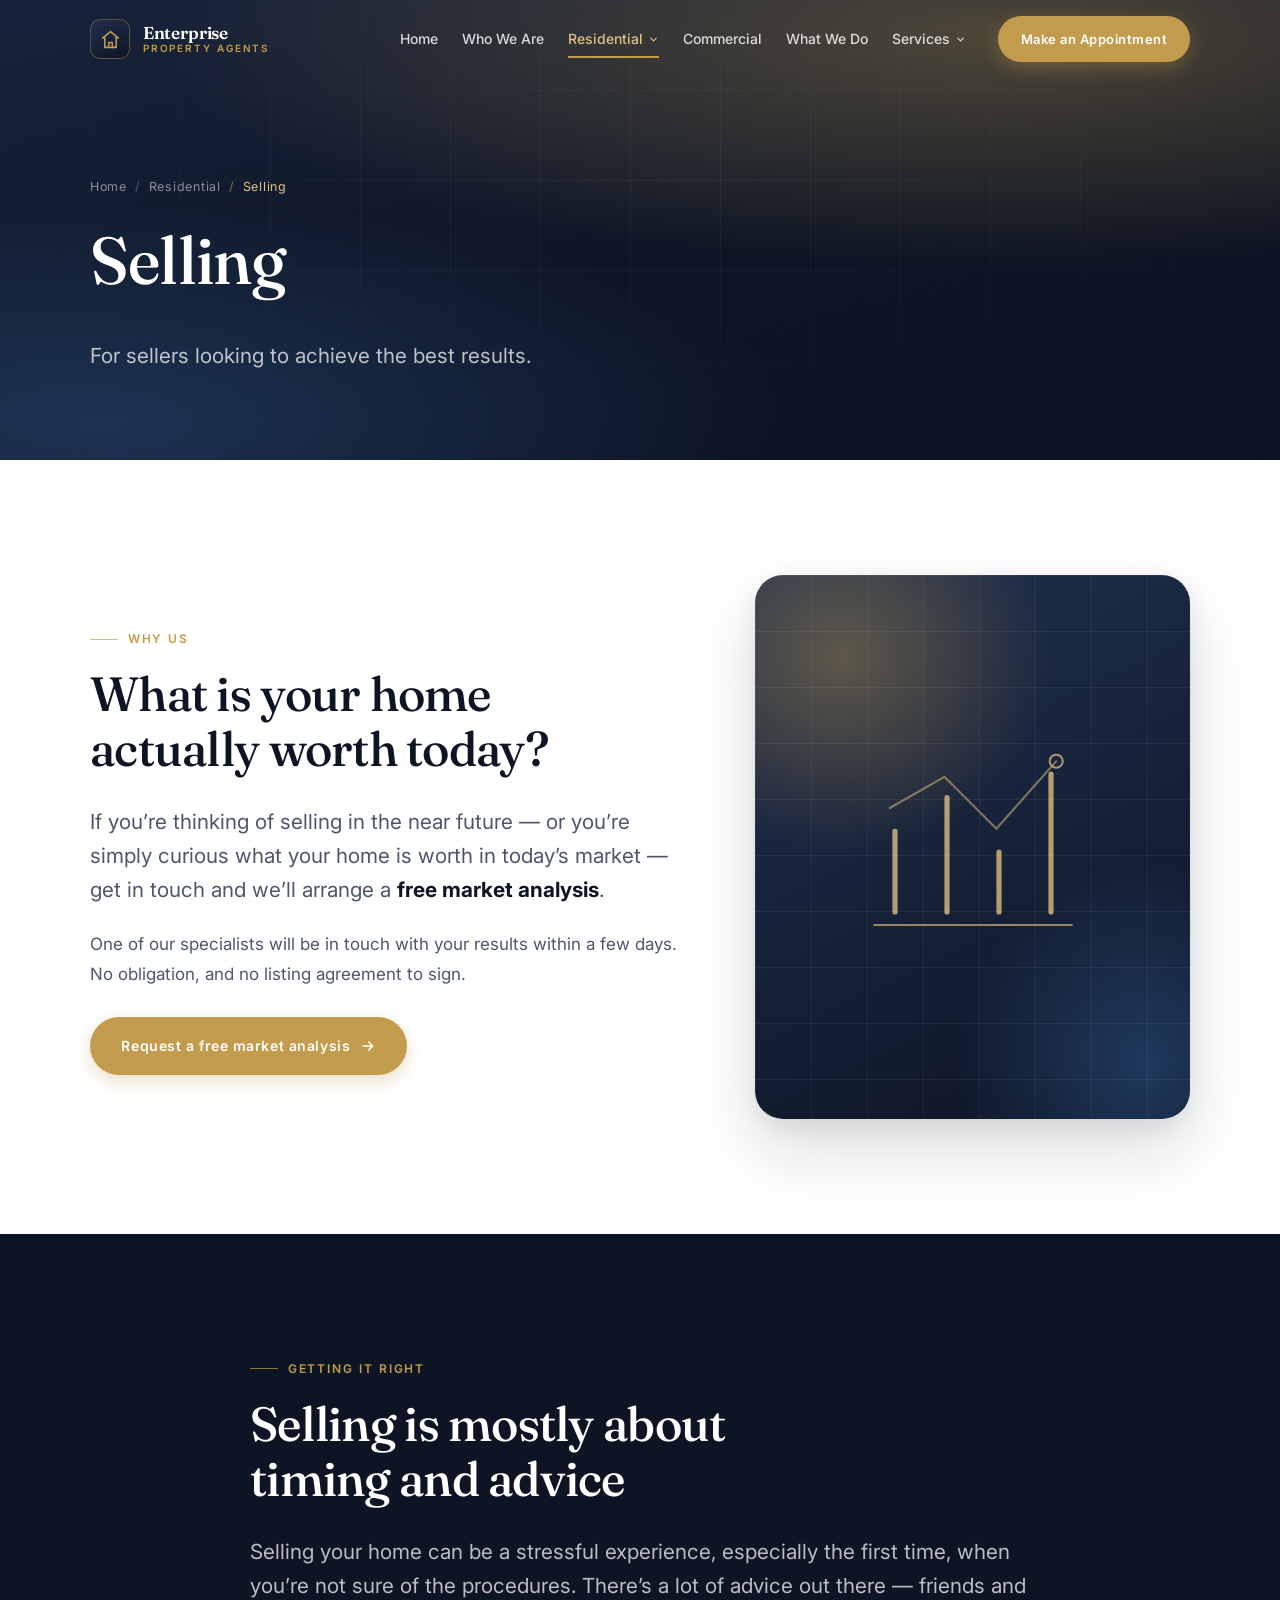
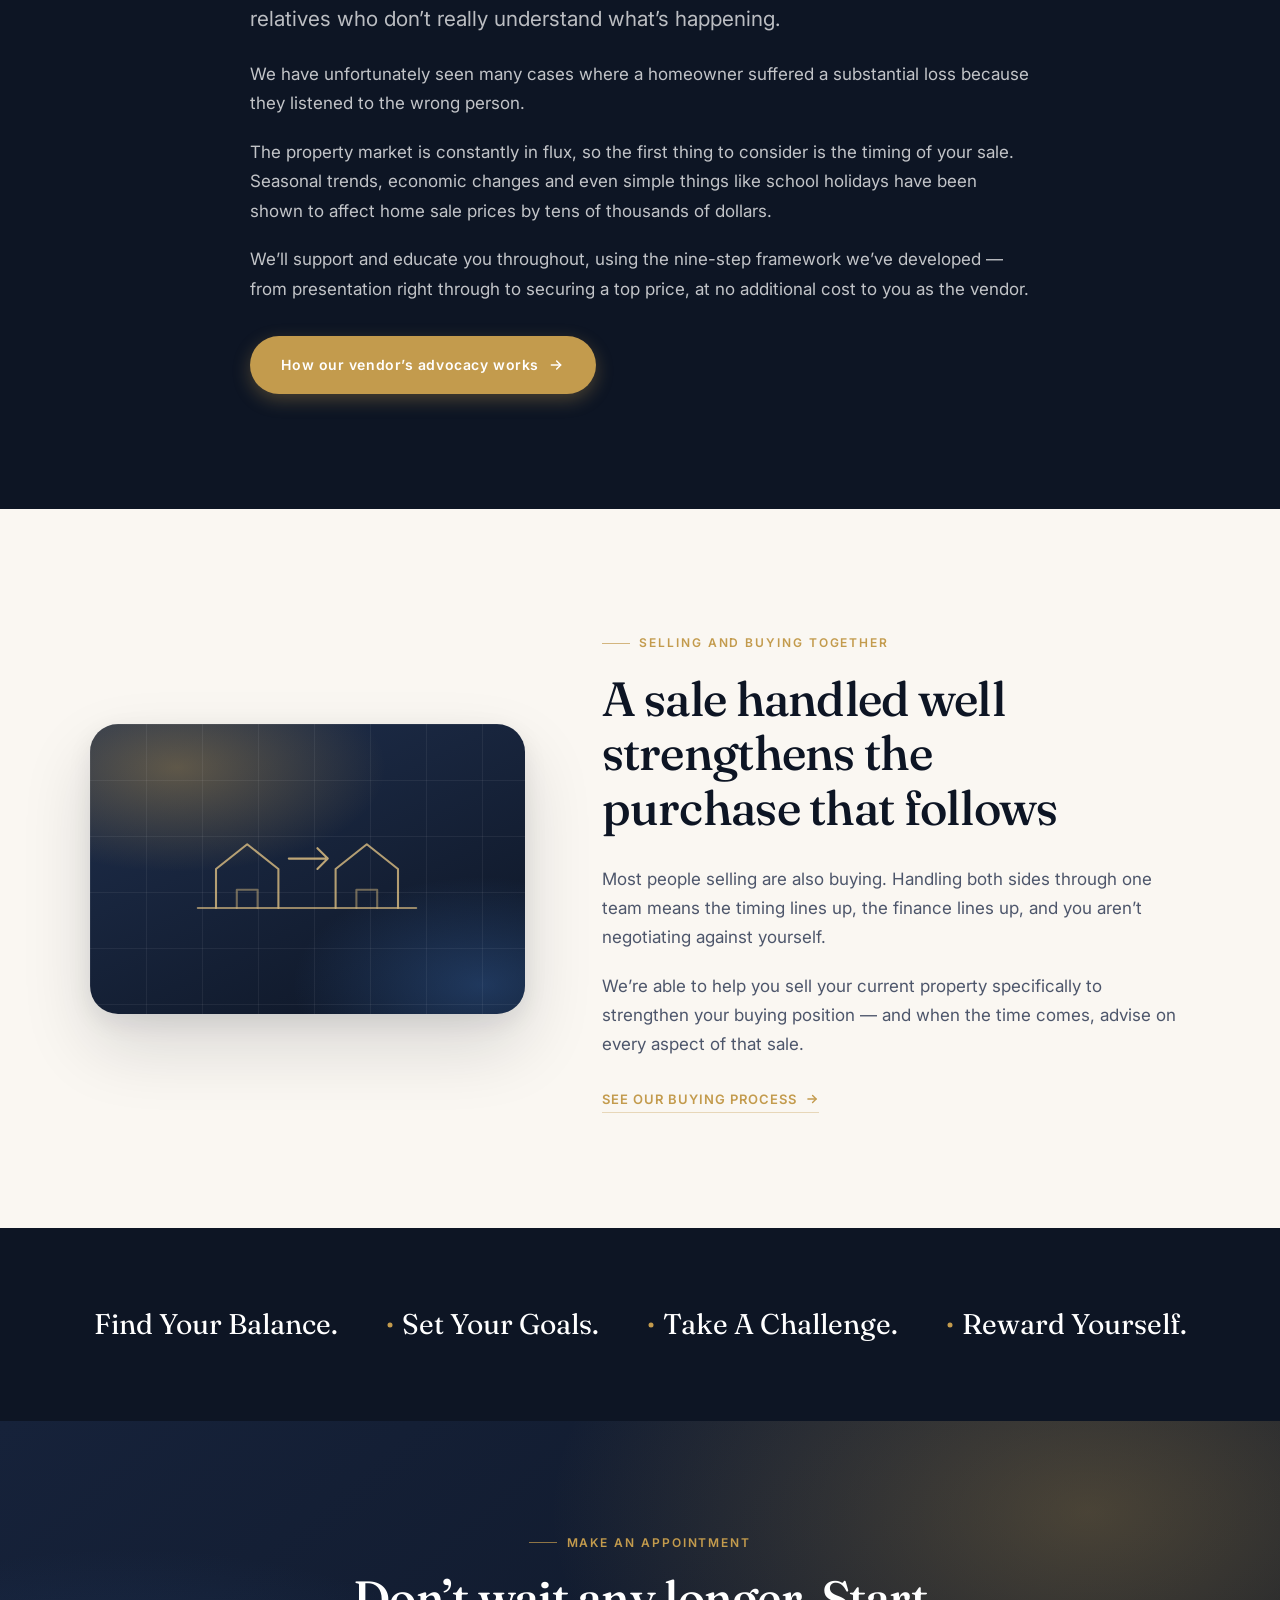
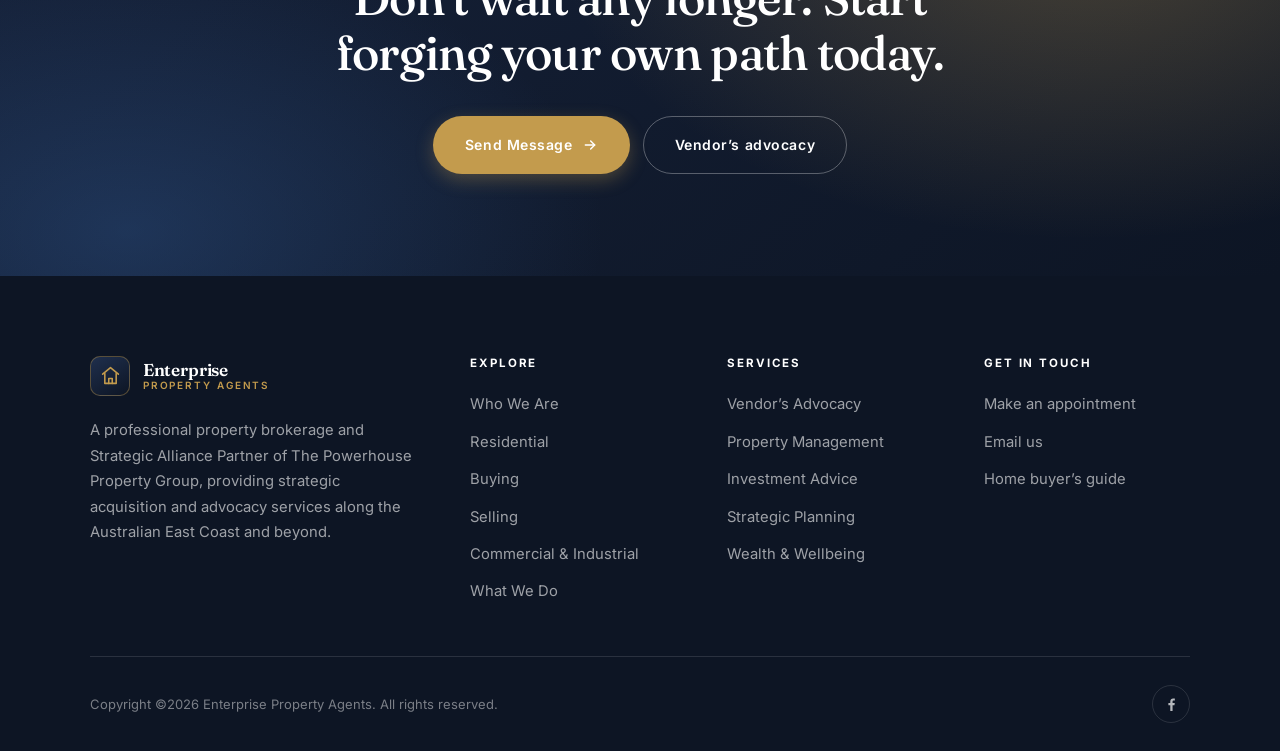
<file: selling.html>
<!DOCTYPE html>
<html lang="en-AU">
<head>
<meta charset="utf-8">
<meta name="viewport" content="width=device-width, initial-scale=1">
<title>Residential Selling | Enterprise Property Agents</title>
<meta name="description" content="For sellers looking to achieve the best results — a free market analysis of your home, and a nine-step framework from presentation through to securing a top price.">
<meta name="robots" content="noindex, nofollow">
<meta name="theme-color" content="#0d1524">
<link rel="preconnect" href="https://fonts.googleapis.com">
<link rel="preconnect" href="https://fonts.gstatic.com" crossorigin>
<link href="https://fonts.googleapis.com/css2?family=Fraunces:ital,opsz,wght@0,9..144,300..700;1,9..144,300..700&family=Inter:wght@400;500;600;700&display=swap" rel="stylesheet">
<link rel="stylesheet" href="assets/css/styles.css">
<link rel="icon" href="data:image/svg+xml,%3Csvg xmlns='http://www.w3.org/2000/svg' viewBox='0 0 32 32'%3E%3Crect width='32' height='32' rx='7' fill='%230d1524'/%3E%3Cpath d='M16 7l8 6.2V25H8V13.2L16 7z' fill='none' stroke='%23c39b4d' stroke-width='2' stroke-linejoin='round'/%3E%3C/svg%3E">
</head>
<body>

<a class="skip-link" href="#main">Skip to content</a>
<header class="site-header" id="siteHeader">
  <div class="container header__inner">
    <a class="brand" href="index.html" aria-label="Enterprise Property Agents &mdash; home">
      <span class="brand__mark" aria-hidden="true">
        <svg viewBox="0 0 24 24" fill="none" stroke="#c39b4d" stroke-width="1.8" stroke-linecap="round" stroke-linejoin="round">
          <path d="M3 10.5 12 3l9 7.5"/><path d="M5.5 9.8V21h13V9.8"/><path d="M10 21v-5.5h4V21"/>
        </svg>
      </span>
      <span class="brand__text"><strong>Enterprise</strong><span>Property Agents</span></span>
    </a>

    <nav class="nav" id="primaryNav" aria-label="Primary">
      <ul class="nav__list">
        <li><a href="index.html" data-nav="home">Home</a></li>
        <li><a href="about.html" data-nav="about">Who We Are</a></li>
        <li class="has-sub">
          <a href="residential.html" data-nav="residential" class="is-parent">Residential<svg class="nav__caret" viewBox="0 0 24 24" fill="none" stroke="currentColor" stroke-width="2.4" stroke-linecap="round" stroke-linejoin="round" aria-hidden="true"><polyline points="6 9 12 15 18 9"/></svg></a>
          <ul class="nav__sub">
            <li><a href="buying.html" data-nav="buying">Buying</a></li>
            <li><a href="selling.html" data-nav="selling" aria-current="page">Selling</a></li>
          </ul>
        </li>
        <li><a href="commercial.html" data-nav="commercial">Commercial</a></li>
        <li><a href="what-we-do.html" data-nav="what-we-do">What We Do</a></li>
        <li class="has-sub">
          <a href="vendors-advocacy.html" data-nav="services">Services<svg class="nav__caret" viewBox="0 0 24 24" fill="none" stroke="currentColor" stroke-width="2.4" stroke-linecap="round" stroke-linejoin="round" aria-hidden="true"><polyline points="6 9 12 15 18 9"/></svg></a>
          <ul class="nav__sub">
            <li><a href="vendors-advocacy.html" data-nav="vendors-advocacy">Vendor&rsquo;s Advocacy</a></li>
            <li><a href="property-management.html" data-nav="property-management">Property Management</a></li>
            <li><a href="investment-advice.html" data-nav="investment-advice">Investment Advice</a></li>
            <li><a href="strategic-planning.html" data-nav="strategic-planning">Strategic Planning</a></li>
            <li><a href="wealth-wellbeing.html" data-nav="wealth-wellbeing">Wealth &amp; Wellbeing</a></li>
          </ul>
        </li>
      </ul>
      <a class="btn btn--primary btn--sm nav__cta" href="index.html#contact">Make an Appointment</a>
    </nav>

    <button class="nav-toggle" id="navToggle" aria-expanded="false" aria-controls="primaryNav" aria-label="Open menu">
      <span></span><span></span><span></span>
    </button>
  </div>
</header>
<div class="nav-scrim" id="navScrim" aria-hidden="true"></div>

<main id="main">

  <section class="page-hero">
    <div class="hero__bg" aria-hidden="true"></div>
    <div class="hero__grid" aria-hidden="true"></div>
    <div class="container">
      <div class="page-hero__inner">
        <ol class="crumbs reveal">
          <li><a href="index.html">Home</a></li>
          <li><a href="residential.html">Residential</a></li>
          <li aria-current="page">Selling</li>
        </ol>
        <h1 class="reveal" style="--delay:80ms">Selling</h1>
        <p class="lede reveal" style="--delay:160ms">
          For sellers looking to achieve the best results.
        </p>
      </div>
    </div>
  </section>

  <!-- Free appraisal -->
  <section class="section">
    <div class="container">
      <div class="split split--wide-left">
        <div class="reveal">
          <p class="eyebrow">Why us</p>
          <h2>What is your home actually worth today?</h2>
          <p class="lede">
            If you&rsquo;re thinking of selling in the near future &mdash; or you&rsquo;re simply curious what
            your home is worth in today&rsquo;s market &mdash; get in touch and we&rsquo;ll arrange a
            <strong style="color:var(--ink)">free market analysis</strong>.
          </p>
          <p>
            One of our specialists will be in touch with your results within a few days. No obligation, and no
            listing agreement to sign.
          </p>
          <p style="margin-top:1.75rem">
            <a class="btn btn--primary" href="index.html#contact">
              Request a free market analysis
              <svg class="btn__arrow" width="16" height="16" viewBox="0 0 24 24" fill="none" stroke="currentColor" stroke-width="2.2" stroke-linecap="round" stroke-linejoin="round" aria-hidden="true"><path d="M5 12h14"/><path d="m13 6 6 6-6 6"/></svg>
            </a>
          </p>
        </div>
        <div class="split__media reveal" style="--delay:120ms">
          <div class="panel">
            <svg class="panel__art" viewBox="0 0 200 200" fill="none" stroke="#e0c184" stroke-width="1.6" stroke-linecap="round" stroke-linejoin="round" aria-hidden="true">
              <path d="M40 150V88M80 150V62M120 150V104M160 150V44" opacity=".85" stroke-width="4"/>
              <path d="M24 160h152" opacity=".7"/>
              <path d="M36 70 78 46l40 40 46-52" opacity=".55"/>
              <circle cx="164" cy="34" r="5" opacity=".8"/>
            </svg>
          </div>
        </div>
      </div>
    </div>
  </section>

  <!-- Timing + framework -->
  <section class="section section--ink">
    <div class="container container--narrow">
      <div class="reveal">
        <p class="eyebrow">Getting it right</p>
        <h2>Selling is mostly about timing and advice</h2>
        <p class="lede">
          Selling your home can be a stressful experience, especially the first time, when you&rsquo;re not sure
          of the procedures. There&rsquo;s a lot of advice out there &mdash; friends and relatives who don&rsquo;t
          really understand what&rsquo;s happening.
        </p>
        <p>
          We have unfortunately seen many cases where a homeowner suffered a substantial loss because they
          listened to the wrong person.
        </p>
        <p>
          The property market is constantly in flux, so the first thing to consider is the timing of your sale.
          Seasonal trends, economic changes and even simple things like school holidays have been shown to affect
          home sale prices by tens of thousands of dollars.
        </p>
        <p>
          We&rsquo;ll support and educate you throughout, using the nine-step framework we&rsquo;ve developed
          &mdash; from presentation right through to securing a top price, at no additional cost to you as the vendor.
        </p>
        <p style="margin-top:2rem">
          <a class="btn btn--primary" href="vendors-advocacy.html">
            How our vendor&rsquo;s advocacy works
            <svg class="btn__arrow" width="16" height="16" viewBox="0 0 24 24" fill="none" stroke="currentColor" stroke-width="2.2" stroke-linecap="round" stroke-linejoin="round" aria-hidden="true"><path d="M5 12h14"/><path d="m13 6 6 6-6 6"/></svg>
          </a>
        </p>
      </div>
    </div>
  </section>

  <!-- Strengthen buying position -->
  <section class="section section--cream">
    <div class="container">
      <div class="split split--wide-right">
        <div class="split__media reveal">
          <div class="panel panel--wide">
            <svg class="panel__art" viewBox="0 0 200 140" fill="none" stroke="#e0c184" stroke-width="1.6" stroke-linecap="round" stroke-linejoin="round" aria-hidden="true">
              <path d="M30 100V70l24-19 24 19v30" opacity=".85"/>
              <path d="M122 100V70l24-19 24 19v30" opacity=".85"/>
              <path d="M16 100h168" opacity=".7"/>
              <path d="M86 62h28M108 54l8 8-8 8" opacity=".9"/>
              <path d="M46 100V86h16v14M138 100V86h16v14" opacity=".5"/>
            </svg>
          </div>
        </div>
        <div class="reveal" style="--delay:120ms">
          <p class="eyebrow">Selling and buying together</p>
          <h2>A sale handled well strengthens the purchase that follows</h2>
          <p>
            Most people selling are also buying. Handling both sides through one team means the timing lines up,
            the finance lines up, and you aren&rsquo;t negotiating against yourself.
          </p>
          <p>
            We&rsquo;re able to help you sell your current property specifically to strengthen your buying
            position &mdash; and when the time comes, advise on every aspect of that sale.
          </p>
          <p style="margin-top:1.5rem">
            <a class="link-more" href="buying.html">
              See our buying process
              <svg width="14" height="14" viewBox="0 0 24 24" fill="none" stroke="currentColor" stroke-width="2.4" stroke-linecap="round" stroke-linejoin="round" aria-hidden="true"><path d="M5 12h14"/><path d="m13 6 6 6-6 6"/></svg>
            </a>
          </p>
        </div>
      </div>
    </div>
  </section>

  <section class="motto">
    <div class="container">
      <div class="motto__inner">
        <span class="motto__item reveal">Find Your Balance.</span>
        <span class="motto__item reveal">Set Your Goals.</span>
        <span class="motto__item reveal">Take A Challenge.</span>
        <span class="motto__item reveal">Reward Yourself.</span>
      </div>
    </div>
  </section>

  <section class="cta-band">
    <div class="container">
      <div class="cta-band__inner reveal">
        <p class="eyebrow eyebrow--center">Make an appointment</p>
        <h2>Don&rsquo;t wait any longer. Start forging your own path today.</h2>
        <div class="cta-band__actions">
          <a class="btn btn--primary" href="index.html#contact">
            Send Message
            <svg class="btn__arrow" width="16" height="16" viewBox="0 0 24 24" fill="none" stroke="currentColor" stroke-width="2.2" stroke-linecap="round" stroke-linejoin="round" aria-hidden="true"><path d="M5 12h14"/><path d="m13 6 6 6-6 6"/></svg>
          </a>
          <a class="btn btn--ghost-light" href="vendors-advocacy.html">Vendor&rsquo;s advocacy</a>
        </div>
      </div>
    </div>
  </section>

</main>

<footer class="site-footer footer">
  <div class="container">
    <div class="footer__top">
      <div class="footer__brand">
        <a class="brand" href="index.html">
          <span class="brand__mark" aria-hidden="true">
            <svg viewBox="0 0 24 24" fill="none" stroke="#c39b4d" stroke-width="1.8" stroke-linecap="round" stroke-linejoin="round">
              <path d="M3 10.5 12 3l9 7.5"/><path d="M5.5 9.8V21h13V9.8"/><path d="M10 21v-5.5h4V21"/>
            </svg>
          </span>
          <span class="brand__text"><strong>Enterprise</strong><span>Property Agents</span></span>
        </a>
        <p>
          A professional property brokerage and Strategic Alliance Partner of The Powerhouse Property Group,
          providing strategic acquisition and advocacy services along the Australian East Coast and beyond.
        </p>
      </div>

      <div>
        <h4>Explore</h4>
        <ul class="footer__links">
          <li><a href="about.html">Who We Are</a></li>
          <li><a href="residential.html">Residential</a></li>
          <li><a href="buying.html">Buying</a></li>
          <li><a href="selling.html">Selling</a></li>
          <li><a href="commercial.html">Commercial &amp; Industrial</a></li>
          <li><a href="what-we-do.html">What We Do</a></li>
        </ul>
      </div>

      <div>
        <h4>Services</h4>
        <ul class="footer__links">
          <li><a href="vendors-advocacy.html">Vendor&rsquo;s Advocacy</a></li>
          <li><a href="property-management.html">Property Management</a></li>
          <li><a href="investment-advice.html">Investment Advice</a></li>
          <li><a href="strategic-planning.html">Strategic Planning</a></li>
          <li><a href="wealth-wellbeing.html">Wealth &amp; Wellbeing</a></li>
        </ul>
      </div>

      <div>
        <h4>Get in touch</h4>
        <ul class="footer__links">
          <li><a href="index.html#contact">Make an appointment</a></li>
          <li><a href="mailto:hello@enterprisepropertyagents.com.au">Email us</a></li>
          <li><a href="buying.html#guide">Home buyer&rsquo;s guide</a></li>
        </ul>
      </div>
    </div>

    <div class="footer__bottom">
      <p>Copyright &copy;<span id="year">2021</span> Enterprise Property Agents. All rights reserved.</p>
      <div class="footer__social">
        <a href="https://www.facebook.com/profile.php?id=100063832911052" aria-label="Facebook" rel="noopener" target="_blank"><svg viewBox="0 0 24 24" fill="currentColor"><path d="M13.5 21v-8h2.7l.4-3.1h-3.1V7.9c0-.9.25-1.5 1.55-1.5h1.65V3.6c-.29-.04-1.27-.12-2.4-.12-2.38 0-4 1.45-4 4.11V9.9H7.6V13h2.7v8h3.2z"/></svg></a>
      </div>
    </div>
  </div>
</footer>

<button class="to-top" id="toTop" aria-label="Back to top">
  <svg viewBox="0 0 24 24" fill="none" stroke="currentColor" stroke-width="2.2" stroke-linecap="round" stroke-linejoin="round"><path d="M12 19V5"/><path d="m5 12 7-7 7 7"/></svg>
</button>

<script src="assets/js/main.js"></script>
</body>
</html>
</file>
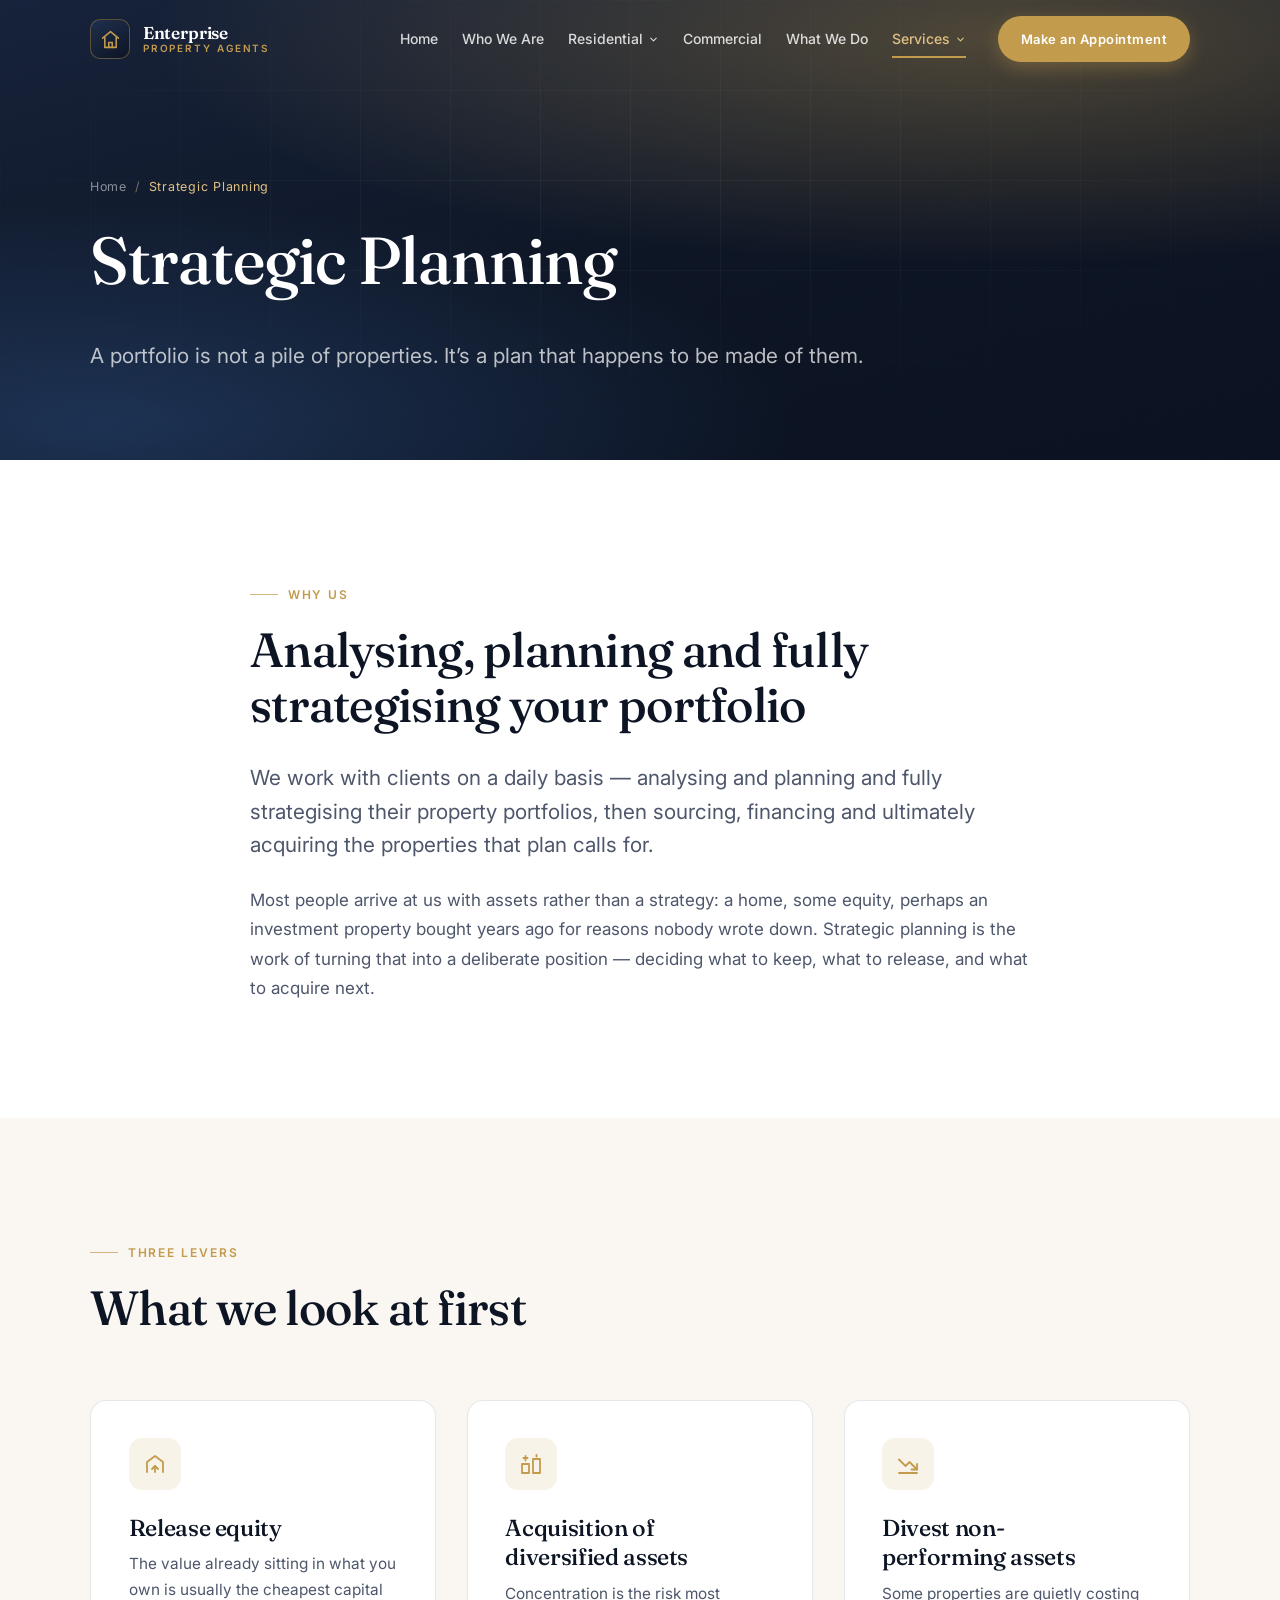
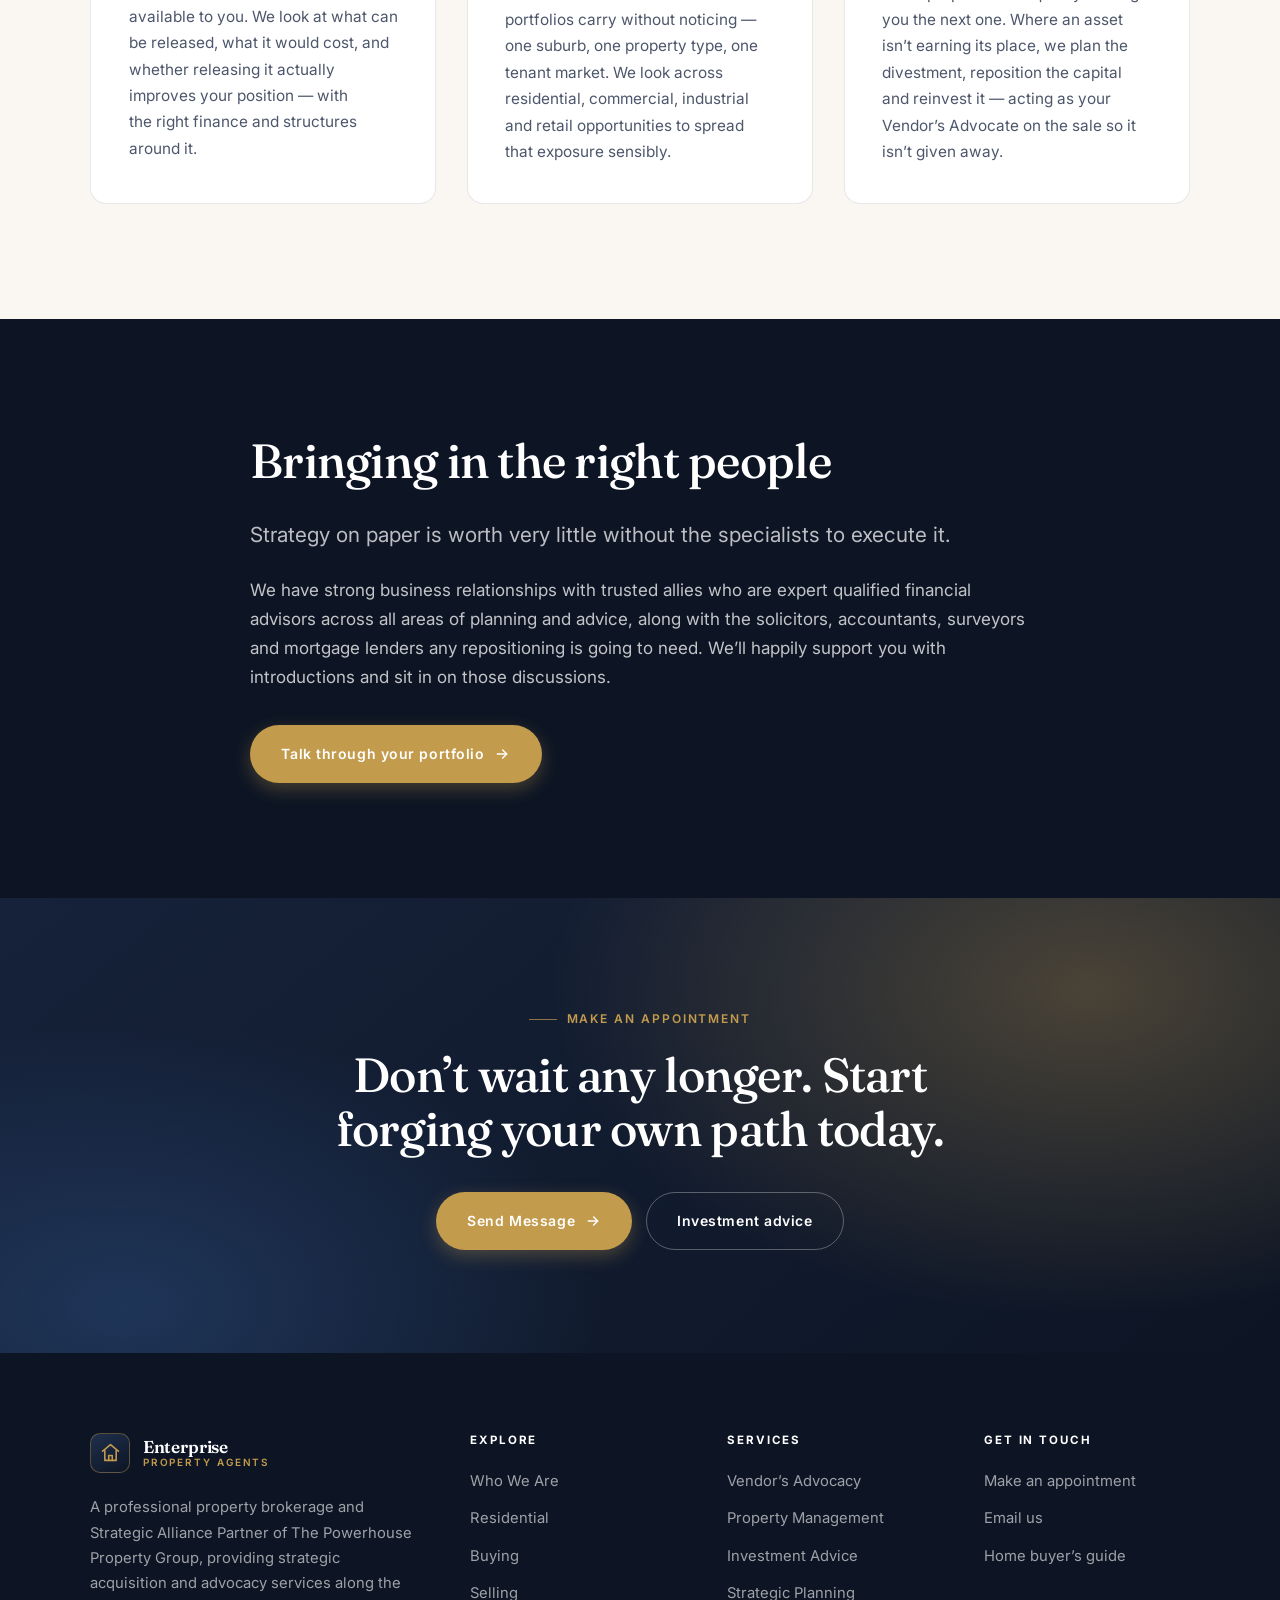
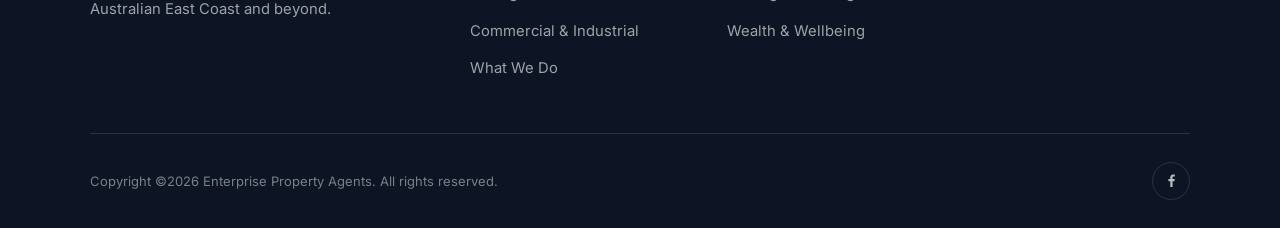
<file: strategic-planning.html>
<!DOCTYPE html>
<html lang="en-AU">
<head>
<meta charset="utf-8">
<meta name="viewport" content="width=device-width, initial-scale=1">
<title>Strategic Planning | Enterprise Property Agents</title>
<meta name="description" content="Releasing equity, acquiring diversified assets and divesting non-performing ones — analysing, planning and fully strategising your property portfolio.">
<meta name="robots" content="noindex, nofollow">
<meta name="theme-color" content="#0d1524">
<link rel="preconnect" href="https://fonts.googleapis.com">
<link rel="preconnect" href="https://fonts.gstatic.com" crossorigin>
<link href="https://fonts.googleapis.com/css2?family=Fraunces:ital,opsz,wght@0,9..144,300..700;1,9..144,300..700&family=Inter:wght@400;500;600;700&display=swap" rel="stylesheet">
<link rel="stylesheet" href="assets/css/styles.css">
<link rel="icon" href="data:image/svg+xml,%3Csvg xmlns='http://www.w3.org/2000/svg' viewBox='0 0 32 32'%3E%3Crect width='32' height='32' rx='7' fill='%230d1524'/%3E%3Cpath d='M16 7l8 6.2V25H8V13.2L16 7z' fill='none' stroke='%23c39b4d' stroke-width='2' stroke-linejoin='round'/%3E%3C/svg%3E">
</head>
<body>

<!--
  ⚠ COPY REVIEW NEEDED — THIS PAGE MOST OF ALL
  The source page for Strategic Planning had real section headings (Release Equity,
  Acquisition of Diversified Assets, Divest Non-Performing Assets) but every paragraph
  underneath them was Lorem ipsum. The wording below is drawn from related copy on the
  About and Wealth & Wellbeing pages and kept deliberately general — it does not make any
  claim the rest of the site doesn't already make. It needs to be rewritten by someone
  who knows the actual service before this page goes live.
-->

<a class="skip-link" href="#main">Skip to content</a>
<header class="site-header" id="siteHeader">
  <div class="container header__inner">
    <a class="brand" href="index.html" aria-label="Enterprise Property Agents &mdash; home">
      <span class="brand__mark" aria-hidden="true">
        <svg viewBox="0 0 24 24" fill="none" stroke="#c39b4d" stroke-width="1.8" stroke-linecap="round" stroke-linejoin="round">
          <path d="M3 10.5 12 3l9 7.5"/><path d="M5.5 9.8V21h13V9.8"/><path d="M10 21v-5.5h4V21"/>
        </svg>
      </span>
      <span class="brand__text"><strong>Enterprise</strong><span>Property Agents</span></span>
    </a>

    <nav class="nav" id="primaryNav" aria-label="Primary">
      <ul class="nav__list">
        <li><a href="index.html" data-nav="home">Home</a></li>
        <li><a href="about.html" data-nav="about">Who We Are</a></li>
        <li class="has-sub">
          <a href="residential.html" data-nav="residential">Residential<svg class="nav__caret" viewBox="0 0 24 24" fill="none" stroke="currentColor" stroke-width="2.4" stroke-linecap="round" stroke-linejoin="round" aria-hidden="true"><polyline points="6 9 12 15 18 9"/></svg></a>
          <ul class="nav__sub">
            <li><a href="buying.html" data-nav="buying">Buying</a></li>
            <li><a href="selling.html" data-nav="selling">Selling</a></li>
          </ul>
        </li>
        <li><a href="commercial.html" data-nav="commercial">Commercial</a></li>
        <li><a href="what-we-do.html" data-nav="what-we-do">What We Do</a></li>
        <li class="has-sub">
          <a href="vendors-advocacy.html" data-nav="services" class="is-parent">Services<svg class="nav__caret" viewBox="0 0 24 24" fill="none" stroke="currentColor" stroke-width="2.4" stroke-linecap="round" stroke-linejoin="round" aria-hidden="true"><polyline points="6 9 12 15 18 9"/></svg></a>
          <ul class="nav__sub">
            <li><a href="vendors-advocacy.html" data-nav="vendors-advocacy">Vendor&rsquo;s Advocacy</a></li>
            <li><a href="property-management.html" data-nav="property-management">Property Management</a></li>
            <li><a href="investment-advice.html" data-nav="investment-advice">Investment Advice</a></li>
            <li><a href="strategic-planning.html" data-nav="strategic-planning" aria-current="page">Strategic Planning</a></li>
            <li><a href="wealth-wellbeing.html" data-nav="wealth-wellbeing">Wealth &amp; Wellbeing</a></li>
          </ul>
        </li>
      </ul>
      <a class="btn btn--primary btn--sm nav__cta" href="index.html#contact">Make an Appointment</a>
    </nav>

    <button class="nav-toggle" id="navToggle" aria-expanded="false" aria-controls="primaryNav" aria-label="Open menu">
      <span></span><span></span><span></span>
    </button>
  </div>
</header>
<div class="nav-scrim" id="navScrim" aria-hidden="true"></div>

<main id="main">

  <section class="page-hero">
    <div class="hero__bg" aria-hidden="true"></div>
    <div class="hero__grid" aria-hidden="true"></div>
    <div class="container">
      <div class="page-hero__inner">
        <ol class="crumbs reveal">
          <li><a href="index.html">Home</a></li>
          <li aria-current="page">Strategic Planning</li>
        </ol>
        <h1 class="reveal" style="--delay:80ms">Strategic Planning</h1>
        <p class="lede reveal" style="--delay:160ms">
          A portfolio is not a pile of properties. It&rsquo;s a plan that happens to be made of them.
        </p>
      </div>
    </div>
  </section>

  <section class="section">
    <div class="container container--narrow">
      <div class="reveal">
        <p class="eyebrow">Why us</p>
        <h2>Analysing, planning and fully strategising your portfolio</h2>
        <p class="lede">
          We work with clients on a daily basis &mdash; analysing and planning and fully strategising their property
          portfolios, then sourcing, financing and ultimately acquiring the properties that plan calls for.
        </p>
        <p>
          Most people arrive at us with assets rather than a strategy: a home, some equity, perhaps an investment
          property bought years ago for reasons nobody wrote down. Strategic planning is the work of turning that
          into a deliberate position &mdash; deciding what to keep, what to release, and what to acquire next.
        </p>
      </div>
    </div>
  </section>

  <section class="section section--cream">
    <div class="container">
      <div class="section-head reveal">
        <p class="eyebrow">Three levers</p>
        <h2>What we look at first</h2>
      </div>
      <div class="grid grid--3">
        <article class="card reveal">
          <span class="card__icon" aria-hidden="true">
            <svg viewBox="0 0 24 24" fill="none" stroke="currentColor" stroke-width="1.8" stroke-linecap="round" stroke-linejoin="round"><path d="M4 20V10l8-6 8 6v10"/><path d="M12 20v-6"/><path d="m9 17 3-3 3 3"/></svg>
          </span>
          <h3>Release equity</h3>
          <p>
            The value already sitting in what you own is usually the cheapest capital available to you. We look at
            what can be released, what it would cost, and whether releasing it actually improves your position
            &mdash; with the right finance and structures around it.
          </p>
        </article>

        <article class="card reveal">
          <span class="card__icon" aria-hidden="true">
            <svg viewBox="0 0 24 24" fill="none" stroke="currentColor" stroke-width="1.8" stroke-linecap="round" stroke-linejoin="round"><rect x="3" y="12" width="7" height="9"/><rect x="14" y="7" width="7" height="14"/><path d="M6.5 8.5V4M4.5 6h4M17.5 4.5V3"/></svg>
          </span>
          <h3>Acquisition of diversified assets</h3>
          <p>
            Concentration is the risk most portfolios carry without noticing &mdash; one suburb, one property type,
            one tenant market. We look across residential, commercial, industrial and retail opportunities to spread
            that exposure sensibly.
          </p>
        </article>

        <article class="card reveal">
          <span class="card__icon" aria-hidden="true">
            <svg viewBox="0 0 24 24" fill="none" stroke="currentColor" stroke-width="1.8" stroke-linecap="round" stroke-linejoin="round"><path d="M3 7.5 9.5 14l4-4L21 17.5"/><path d="M15.5 17.5H21V12"/><path d="M3 21h18"/></svg>
          </span>
          <h3>Divest non-performing assets</h3>
          <p>
            Some properties are quietly costing you the next one. Where an asset isn&rsquo;t earning its place, we
            plan the divestment, reposition the capital and reinvest it &mdash; acting as your Vendor&rsquo;s Advocate
            on the sale so it isn&rsquo;t given away.
          </p>
        </article>
      </div>
    </div>
  </section>

  <section class="section section--ink">
    <div class="container container--narrow">
      <div class="reveal">
        <h2>Bringing in the right people</h2>
        <p class="lede">
          Strategy on paper is worth very little without the specialists to execute it.
        </p>
        <p>
          We have strong business relationships with trusted allies who are expert qualified financial advisors
          across all areas of planning and advice, along with the solicitors, accountants, surveyors and mortgage
          lenders any repositioning is going to need. We&rsquo;ll happily support you with introductions and sit in
          on those discussions.
        </p>
        <p style="margin-top:2rem">
          <a class="btn btn--primary" href="index.html#contact">
            Talk through your portfolio
            <svg class="btn__arrow" width="16" height="16" viewBox="0 0 24 24" fill="none" stroke="currentColor" stroke-width="2.2" stroke-linecap="round" stroke-linejoin="round" aria-hidden="true"><path d="M5 12h14"/><path d="m13 6 6 6-6 6"/></svg>
          </a>
        </p>
      </div>
    </div>
  </section>

  <section class="cta-band">
    <div class="container">
      <div class="cta-band__inner reveal">
        <p class="eyebrow eyebrow--center">Make an appointment</p>
        <h2>Don&rsquo;t wait any longer. Start forging your own path today.</h2>
        <div class="cta-band__actions">
          <a class="btn btn--primary" href="index.html#contact">
            Send Message
            <svg class="btn__arrow" width="16" height="16" viewBox="0 0 24 24" fill="none" stroke="currentColor" stroke-width="2.2" stroke-linecap="round" stroke-linejoin="round" aria-hidden="true"><path d="M5 12h14"/><path d="m13 6 6 6-6 6"/></svg>
          </a>
          <a class="btn btn--ghost-light" href="investment-advice.html">Investment advice</a>
        </div>
      </div>
    </div>
  </section>

</main>

<footer class="site-footer footer">
  <div class="container">
    <div class="footer__top">
      <div class="footer__brand">
        <a class="brand" href="index.html">
          <span class="brand__mark" aria-hidden="true">
            <svg viewBox="0 0 24 24" fill="none" stroke="#c39b4d" stroke-width="1.8" stroke-linecap="round" stroke-linejoin="round">
              <path d="M3 10.5 12 3l9 7.5"/><path d="M5.5 9.8V21h13V9.8"/><path d="M10 21v-5.5h4V21"/>
            </svg>
          </span>
          <span class="brand__text"><strong>Enterprise</strong><span>Property Agents</span></span>
        </a>
        <p>
          A professional property brokerage and Strategic Alliance Partner of The Powerhouse Property Group,
          providing strategic acquisition and advocacy services along the Australian East Coast and beyond.
        </p>
      </div>

      <div>
        <h4>Explore</h4>
        <ul class="footer__links">
          <li><a href="about.html">Who We Are</a></li>
          <li><a href="residential.html">Residential</a></li>
          <li><a href="buying.html">Buying</a></li>
          <li><a href="selling.html">Selling</a></li>
          <li><a href="commercial.html">Commercial &amp; Industrial</a></li>
          <li><a href="what-we-do.html">What We Do</a></li>
        </ul>
      </div>

      <div>
        <h4>Services</h4>
        <ul class="footer__links">
          <li><a href="vendors-advocacy.html">Vendor&rsquo;s Advocacy</a></li>
          <li><a href="property-management.html">Property Management</a></li>
          <li><a href="investment-advice.html">Investment Advice</a></li>
          <li><a href="strategic-planning.html">Strategic Planning</a></li>
          <li><a href="wealth-wellbeing.html">Wealth &amp; Wellbeing</a></li>
        </ul>
      </div>

      <div>
        <h4>Get in touch</h4>
        <ul class="footer__links">
          <li><a href="index.html#contact">Make an appointment</a></li>
          <li><a href="mailto:hello@enterprisepropertyagents.com.au">Email us</a></li>
          <li><a href="buying.html#guide">Home buyer&rsquo;s guide</a></li>
        </ul>
      </div>
    </div>

    <div class="footer__bottom">
      <p>Copyright &copy;<span id="year">2021</span> Enterprise Property Agents. All rights reserved.</p>
      <div class="footer__social">
        <a href="https://www.facebook.com/profile.php?id=100063832911052" aria-label="Facebook" rel="noopener" target="_blank"><svg viewBox="0 0 24 24" fill="currentColor"><path d="M13.5 21v-8h2.7l.4-3.1h-3.1V7.9c0-.9.25-1.5 1.55-1.5h1.65V3.6c-.29-.04-1.27-.12-2.4-.12-2.38 0-4 1.45-4 4.11V9.9H7.6V13h2.7v8h3.2z"/></svg></a>
      </div>
    </div>
  </div>
</footer>

<button class="to-top" id="toTop" aria-label="Back to top">
  <svg viewBox="0 0 24 24" fill="none" stroke="currentColor" stroke-width="2.2" stroke-linecap="round" stroke-linejoin="round"><path d="M12 19V5"/><path d="m5 12 7-7 7 7"/></svg>
</button>

<script src="assets/js/main.js"></script>
</body>
</html>
</file>
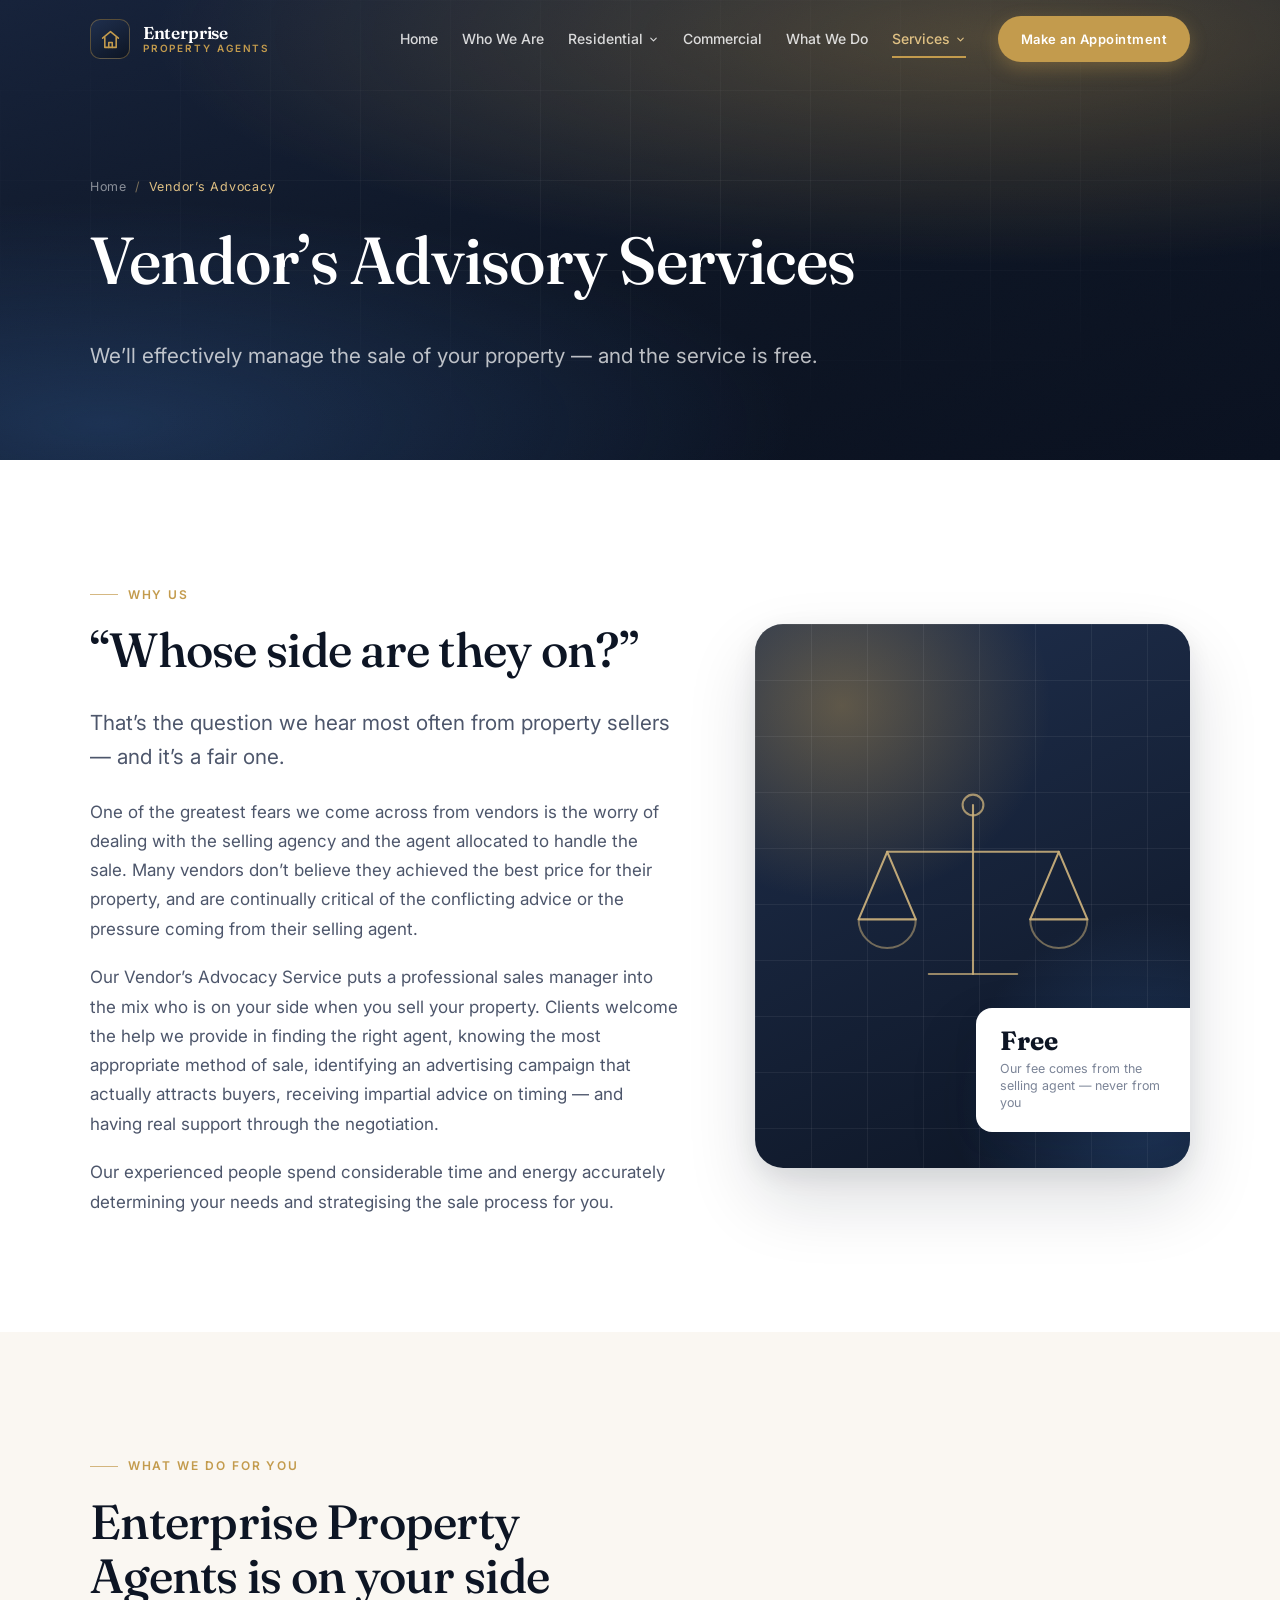
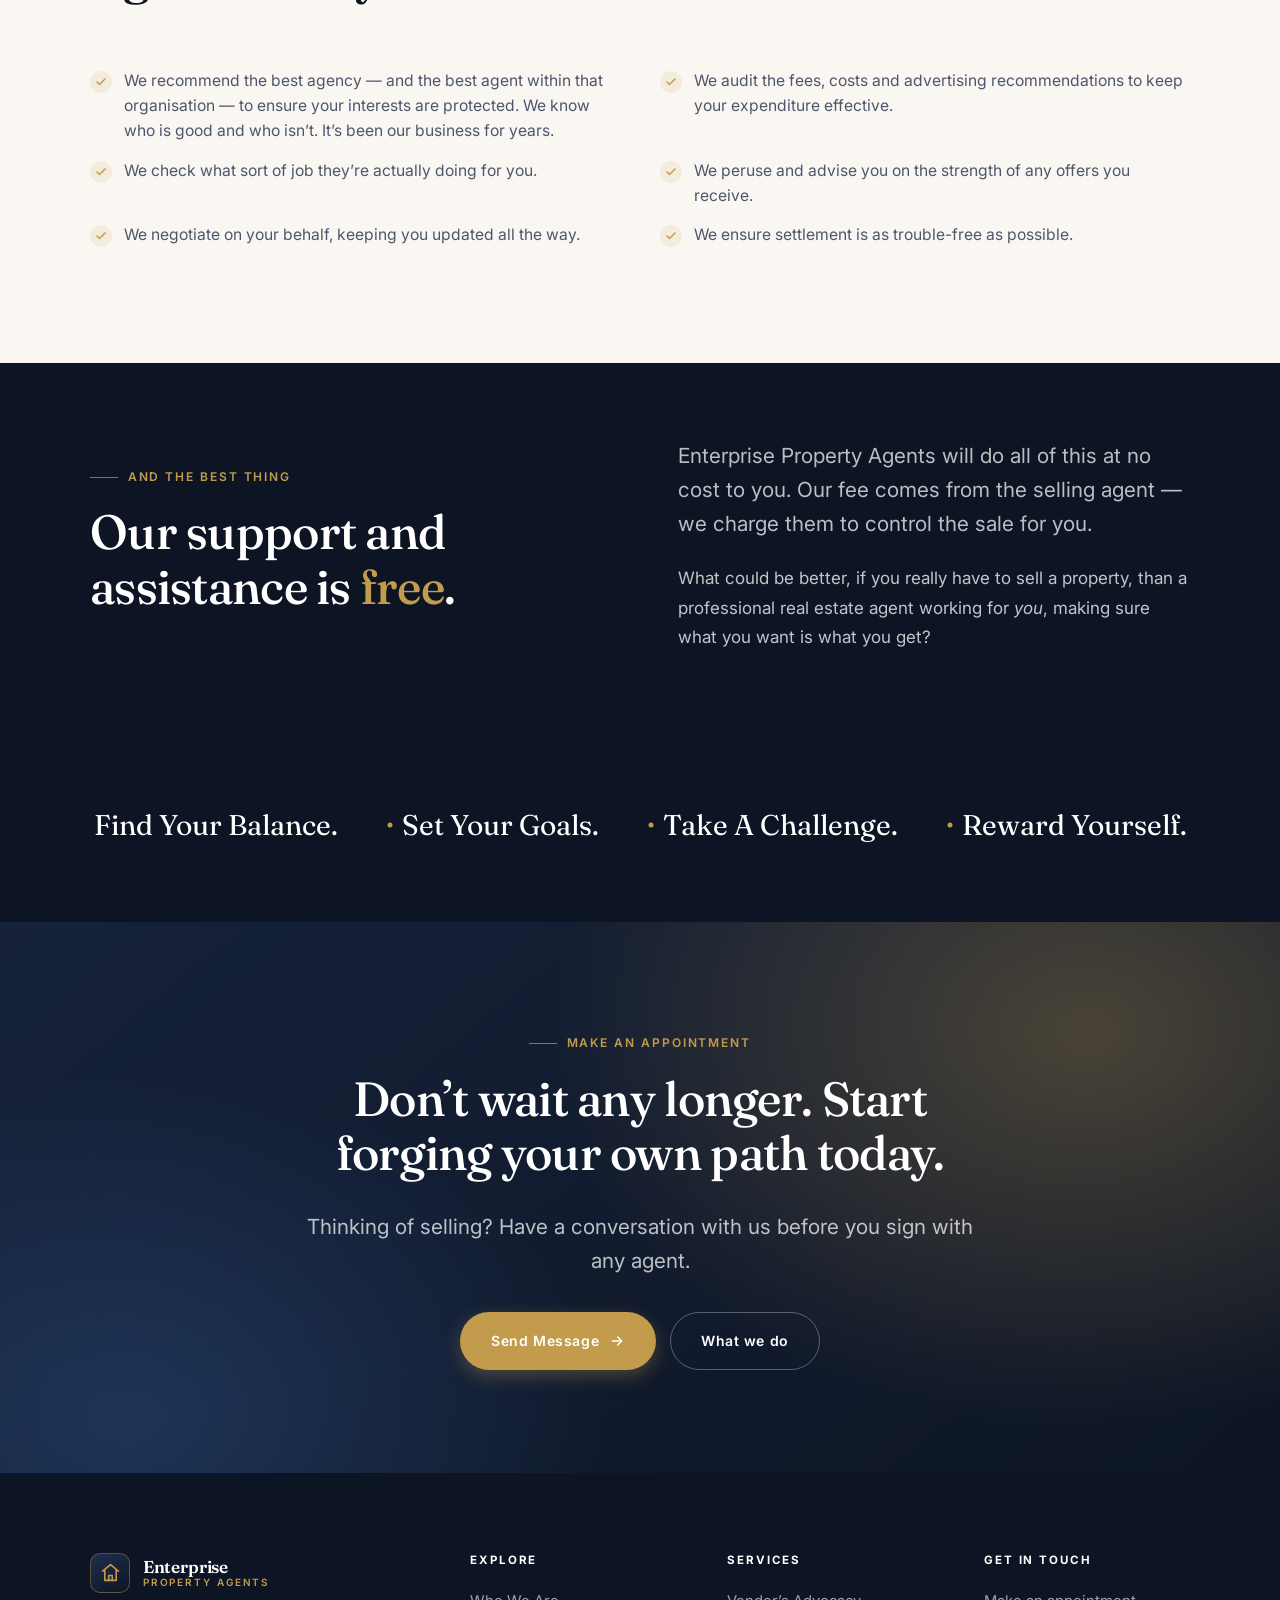
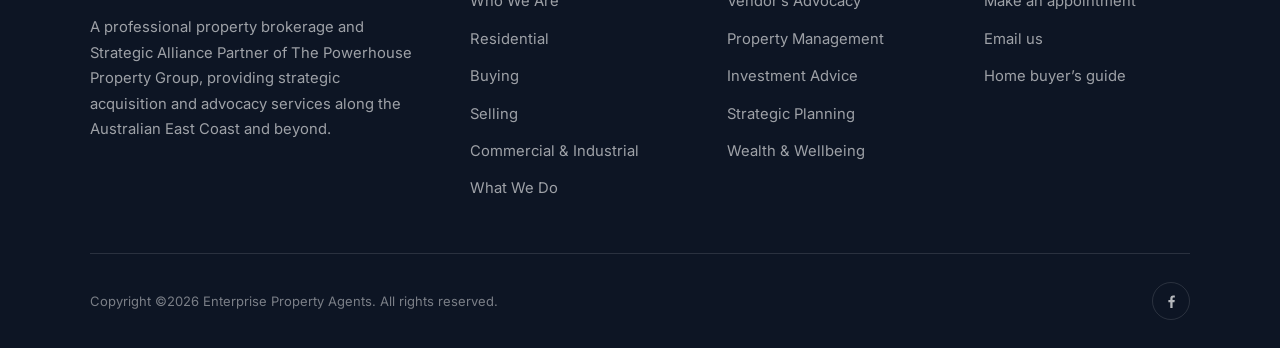
<file: vendors-advocacy.html>
<!DOCTYPE html>
<html lang="en-AU">
<head>
<meta charset="utf-8">
<meta name="viewport" content="width=device-width, initial-scale=1">
<title>Vendor&rsquo;s Advocacy | Enterprise Property Agents</title>
<meta name="description" content="A free vendor's advocacy service — we put a professional sales manager on your side, choose the right agent, audit the fees and negotiate for you. Our fee comes from the selling agent.">
<meta name="robots" content="noindex, nofollow">
<meta name="theme-color" content="#0d1524">
<link rel="preconnect" href="https://fonts.googleapis.com">
<link rel="preconnect" href="https://fonts.gstatic.com" crossorigin>
<link href="https://fonts.googleapis.com/css2?family=Fraunces:ital,opsz,wght@0,9..144,300..700;1,9..144,300..700&family=Inter:wght@400;500;600;700&display=swap" rel="stylesheet">
<link rel="stylesheet" href="assets/css/styles.css">
<link rel="icon" href="data:image/svg+xml,%3Csvg xmlns='http://www.w3.org/2000/svg' viewBox='0 0 32 32'%3E%3Crect width='32' height='32' rx='7' fill='%230d1524'/%3E%3Cpath d='M16 7l8 6.2V25H8V13.2L16 7z' fill='none' stroke='%23c39b4d' stroke-width='2' stroke-linejoin='round'/%3E%3C/svg%3E">
</head>
<body>

<a class="skip-link" href="#main">Skip to content</a>

<header class="site-header" id="siteHeader">
  <div class="container header__inner">
    <a class="brand" href="index.html" aria-label="Enterprise Property Agents &mdash; home">
      <span class="brand__mark" aria-hidden="true">
        <svg viewBox="0 0 24 24" fill="none" stroke="#c39b4d" stroke-width="1.8" stroke-linecap="round" stroke-linejoin="round">
          <path d="M3 10.5 12 3l9 7.5"/><path d="M5.5 9.8V21h13V9.8"/><path d="M10 21v-5.5h4V21"/>
        </svg>
      </span>
      <span class="brand__text"><strong>Enterprise</strong><span>Property Agents</span></span>
    </a>

    <nav class="nav" id="primaryNav" aria-label="Primary">
      <ul class="nav__list">
        <li><a href="index.html" data-nav="home">Home</a></li>
        <li><a href="about.html" data-nav="about">Who We Are</a></li>
        <li class="has-sub">
          <a href="residential.html" data-nav="residential">Residential<svg class="nav__caret" viewBox="0 0 24 24" fill="none" stroke="currentColor" stroke-width="2.4" stroke-linecap="round" stroke-linejoin="round" aria-hidden="true"><polyline points="6 9 12 15 18 9"/></svg></a>
          <ul class="nav__sub">
            <li><a href="buying.html" data-nav="buying">Buying</a></li>
            <li><a href="selling.html" data-nav="selling">Selling</a></li>
          </ul>
        </li>
        <li><a href="commercial.html" data-nav="commercial">Commercial</a></li>
        <li><a href="what-we-do.html" data-nav="what-we-do">What We Do</a></li>
        <li class="has-sub">
          <a href="vendors-advocacy.html" data-nav="services" class="is-parent">Services<svg class="nav__caret" viewBox="0 0 24 24" fill="none" stroke="currentColor" stroke-width="2.4" stroke-linecap="round" stroke-linejoin="round" aria-hidden="true"><polyline points="6 9 12 15 18 9"/></svg></a>
          <ul class="nav__sub">
            <li><a href="vendors-advocacy.html" data-nav="vendors-advocacy" aria-current="page">Vendor&rsquo;s Advocacy</a></li>
            <li><a href="property-management.html" data-nav="property-management">Property Management</a></li>
            <li><a href="investment-advice.html" data-nav="investment-advice">Investment Advice</a></li>
            <li><a href="strategic-planning.html" data-nav="strategic-planning">Strategic Planning</a></li>
            <li><a href="wealth-wellbeing.html" data-nav="wealth-wellbeing">Wealth &amp; Wellbeing</a></li>
          </ul>
        </li>
      </ul>
      <a class="btn btn--primary btn--sm nav__cta" href="index.html#contact">Make an Appointment</a>
    </nav>

    <button class="nav-toggle" id="navToggle" aria-expanded="false" aria-controls="primaryNav" aria-label="Open menu">
      <span></span><span></span><span></span>
    </button>
  </div>
</header>
<div class="nav-scrim" id="navScrim" aria-hidden="true"></div>

<main id="main">

  <section class="page-hero">
    <div class="hero__bg" aria-hidden="true"></div>
    <div class="hero__grid" aria-hidden="true"></div>
    <div class="container">
      <div class="page-hero__inner">
        <ol class="crumbs reveal">
          <li><a href="index.html">Home</a></li>
          <li aria-current="page">Vendor&rsquo;s Advocacy</li>
        </ol>
        <h1 class="reveal" style="--delay:80ms">Vendor&rsquo;s Advisory Services</h1>
        <p class="lede reveal" style="--delay:160ms">
          We&rsquo;ll effectively manage the sale of your property &mdash; and the service is free.
        </p>
      </div>
    </div>
  </section>

  <!-- Why us -->
  <section class="section">
    <div class="container">
      <div class="split split--wide-left">
        <div class="reveal">
          <p class="eyebrow">Why us</p>
          <h2>&ldquo;Whose side are they on?&rdquo;</h2>
          <p class="lede">
            That&rsquo;s the question we hear most often from property sellers &mdash; and it&rsquo;s a fair one.
          </p>
          <p>
            One of the greatest fears we come across from vendors is the worry of dealing with the selling agency
            and the agent allocated to handle the sale. Many vendors don&rsquo;t believe they achieved the best price
            for their property, and are continually critical of the conflicting advice or the pressure coming from
            their selling agent.
          </p>
          <p>
            Our Vendor&rsquo;s Advocacy Service puts a professional sales manager into the mix who is on your side
            when you sell your property. Clients welcome the help we provide in finding the right agent, knowing the
            most appropriate method of sale, identifying an advertising campaign that actually attracts buyers,
            receiving impartial advice on timing &mdash; and having real support through the negotiation.
          </p>
          <p>
            Our experienced people spend considerable time and energy accurately determining your needs and
            strategising the sale process for you.
          </p>
        </div>
        <div class="split__media reveal" style="--delay:120ms">
          <div class="panel">
            <svg class="panel__art" viewBox="0 0 200 200" fill="none" stroke="#e0c184" stroke-width="1.6" stroke-linecap="round" stroke-linejoin="round" aria-hidden="true">
              <path d="M100 30v130" opacity=".85"/>
              <path d="M34 66h132" opacity=".85"/>
              <circle cx="100" cy="30" r="8" opacity=".75"/>
              <path d="M34 66 12 118h44zM166 66l-22 52h44z" opacity=".9"/>
              <path d="M12 118a22 22 0 0 0 44 0M144 118a22 22 0 0 0 44 0" opacity=".5"/>
              <path d="M66 160h68" opacity=".7"/>
            </svg>
            <div class="panel-badge">
              <strong>Free</strong>
              <span>Our fee comes from the selling agent &mdash; never from you</span>
            </div>
          </div>
        </div>
      </div>
    </div>
  </section>

  <!-- What we do for you -->
  <section class="section section--cream">
    <div class="container">
      <div class="section-head reveal">
        <p class="eyebrow">What we do for you</p>
        <h2>Enterprise Property Agents is on your side</h2>
      </div>
      <ul class="checklist checklist--2 reveal" style="font-size:1.02rem">
        <li>We recommend the best agency &mdash; and the best agent within that organisation &mdash; to ensure your interests are protected. We know who is good and who isn&rsquo;t. It&rsquo;s been our business for years.</li>
        <li>We audit the fees, costs and advertising recommendations to keep your expenditure effective.</li>
        <li>We check what sort of job they&rsquo;re actually doing for you.</li>
        <li>We peruse and advise you on the strength of any offers you receive.</li>
        <li>We negotiate on your behalf, keeping you updated all the way.</li>
        <li>We ensure settlement is as trouble-free as possible.</li>
      </ul>
    </div>
  </section>

  <!-- Free banner -->
  <section class="section section--ink section--tight">
    <div class="container">
      <div class="split" style="align-items:center">
        <div class="reveal">
          <p class="eyebrow">And the best thing</p>
          <h2 style="margin-bottom:.4em">Our support and assistance is <span class="text-gold">free</span>.</h2>
        </div>
        <div class="reveal" style="--delay:120ms">
          <p class="lede">
            Enterprise Property Agents will do all of this at no cost to you. Our fee comes from the selling agent
            &mdash; we charge them to control the sale for you.
          </p>
          <p>
            What could be better, if you really have to sell a property, than a professional real estate agent working
            for <em>you</em>, making sure what you want is what you get?
          </p>
        </div>
      </div>
    </div>
  </section>

  <section class="motto">
    <div class="container">
      <div class="motto__inner">
        <span class="motto__item reveal">Find Your Balance.</span>
        <span class="motto__item reveal">Set Your Goals.</span>
        <span class="motto__item reveal">Take A Challenge.</span>
        <span class="motto__item reveal">Reward Yourself.</span>
      </div>
    </div>
  </section>

  <section class="cta-band">
    <div class="container">
      <div class="cta-band__inner reveal">
        <p class="eyebrow eyebrow--center">Make an appointment</p>
        <h2>Don&rsquo;t wait any longer. Start forging your own path today.</h2>
        <p class="lede">Thinking of selling? Have a conversation with us before you sign with any agent.</p>
        <div class="cta-band__actions">
          <a class="btn btn--primary" href="index.html#contact">
            Send Message
            <svg class="btn__arrow" width="16" height="16" viewBox="0 0 24 24" fill="none" stroke="currentColor" stroke-width="2.2" stroke-linecap="round" stroke-linejoin="round" aria-hidden="true"><path d="M5 12h14"/><path d="m13 6 6 6-6 6"/></svg>
          </a>
          <a class="btn btn--ghost-light" href="what-we-do.html">What we do</a>
        </div>
      </div>
    </div>
  </section>

</main>

<footer class="site-footer footer">
  <div class="container">
    <div class="footer__top">
      <div class="footer__brand">
        <a class="brand" href="index.html">
          <span class="brand__mark" aria-hidden="true">
            <svg viewBox="0 0 24 24" fill="none" stroke="#c39b4d" stroke-width="1.8" stroke-linecap="round" stroke-linejoin="round">
              <path d="M3 10.5 12 3l9 7.5"/><path d="M5.5 9.8V21h13V9.8"/><path d="M10 21v-5.5h4V21"/>
            </svg>
          </span>
          <span class="brand__text"><strong>Enterprise</strong><span>Property Agents</span></span>
        </a>
        <p>
          A professional property brokerage and Strategic Alliance Partner of The Powerhouse Property Group,
          providing strategic acquisition and advocacy services along the Australian East Coast and beyond.
        </p>
      </div>

      <div>
        <h4>Explore</h4>
        <ul class="footer__links">
          <li><a href="about.html">Who We Are</a></li>
          <li><a href="residential.html">Residential</a></li>
          <li><a href="buying.html">Buying</a></li>
          <li><a href="selling.html">Selling</a></li>
          <li><a href="commercial.html">Commercial &amp; Industrial</a></li>
          <li><a href="what-we-do.html">What We Do</a></li>
        </ul>
      </div>

      <div>
        <h4>Services</h4>
        <ul class="footer__links">
          <li><a href="vendors-advocacy.html">Vendor&rsquo;s Advocacy</a></li>
          <li><a href="property-management.html">Property Management</a></li>
          <li><a href="investment-advice.html">Investment Advice</a></li>
          <li><a href="strategic-planning.html">Strategic Planning</a></li>
          <li><a href="wealth-wellbeing.html">Wealth &amp; Wellbeing</a></li>
        </ul>
      </div>

      <div>
        <h4>Get in touch</h4>
        <ul class="footer__links">
          <li><a href="index.html#contact">Make an appointment</a></li>
          <li><a href="mailto:hello@enterprisepropertyagents.com.au">Email us</a></li>
          <li><a href="buying.html#guide">Home buyer&rsquo;s guide</a></li>
        </ul>
      </div>
    </div>

    <div class="footer__bottom">
      <p>Copyright &copy;<span id="year">2021</span> Enterprise Property Agents. All rights reserved.</p>
      <div class="footer__social">
        <a href="https://www.facebook.com/profile.php?id=100063832911052" aria-label="Facebook" rel="noopener" target="_blank"><svg viewBox="0 0 24 24" fill="currentColor"><path d="M13.5 21v-8h2.7l.4-3.1h-3.1V7.9c0-.9.25-1.5 1.55-1.5h1.65V3.6c-.29-.04-1.27-.12-2.4-.12-2.38 0-4 1.45-4 4.11V9.9H7.6V13h2.7v8h3.2z"/></svg></a>
      </div>
    </div>
  </div>
</footer>

<button class="to-top" id="toTop" aria-label="Back to top">
  <svg viewBox="0 0 24 24" fill="none" stroke="currentColor" stroke-width="2.2" stroke-linecap="round" stroke-linejoin="round"><path d="M12 19V5"/><path d="m5 12 7-7 7 7"/></svg>
</button>

<script src="assets/js/main.js"></script>
</body>
</html>
</file>
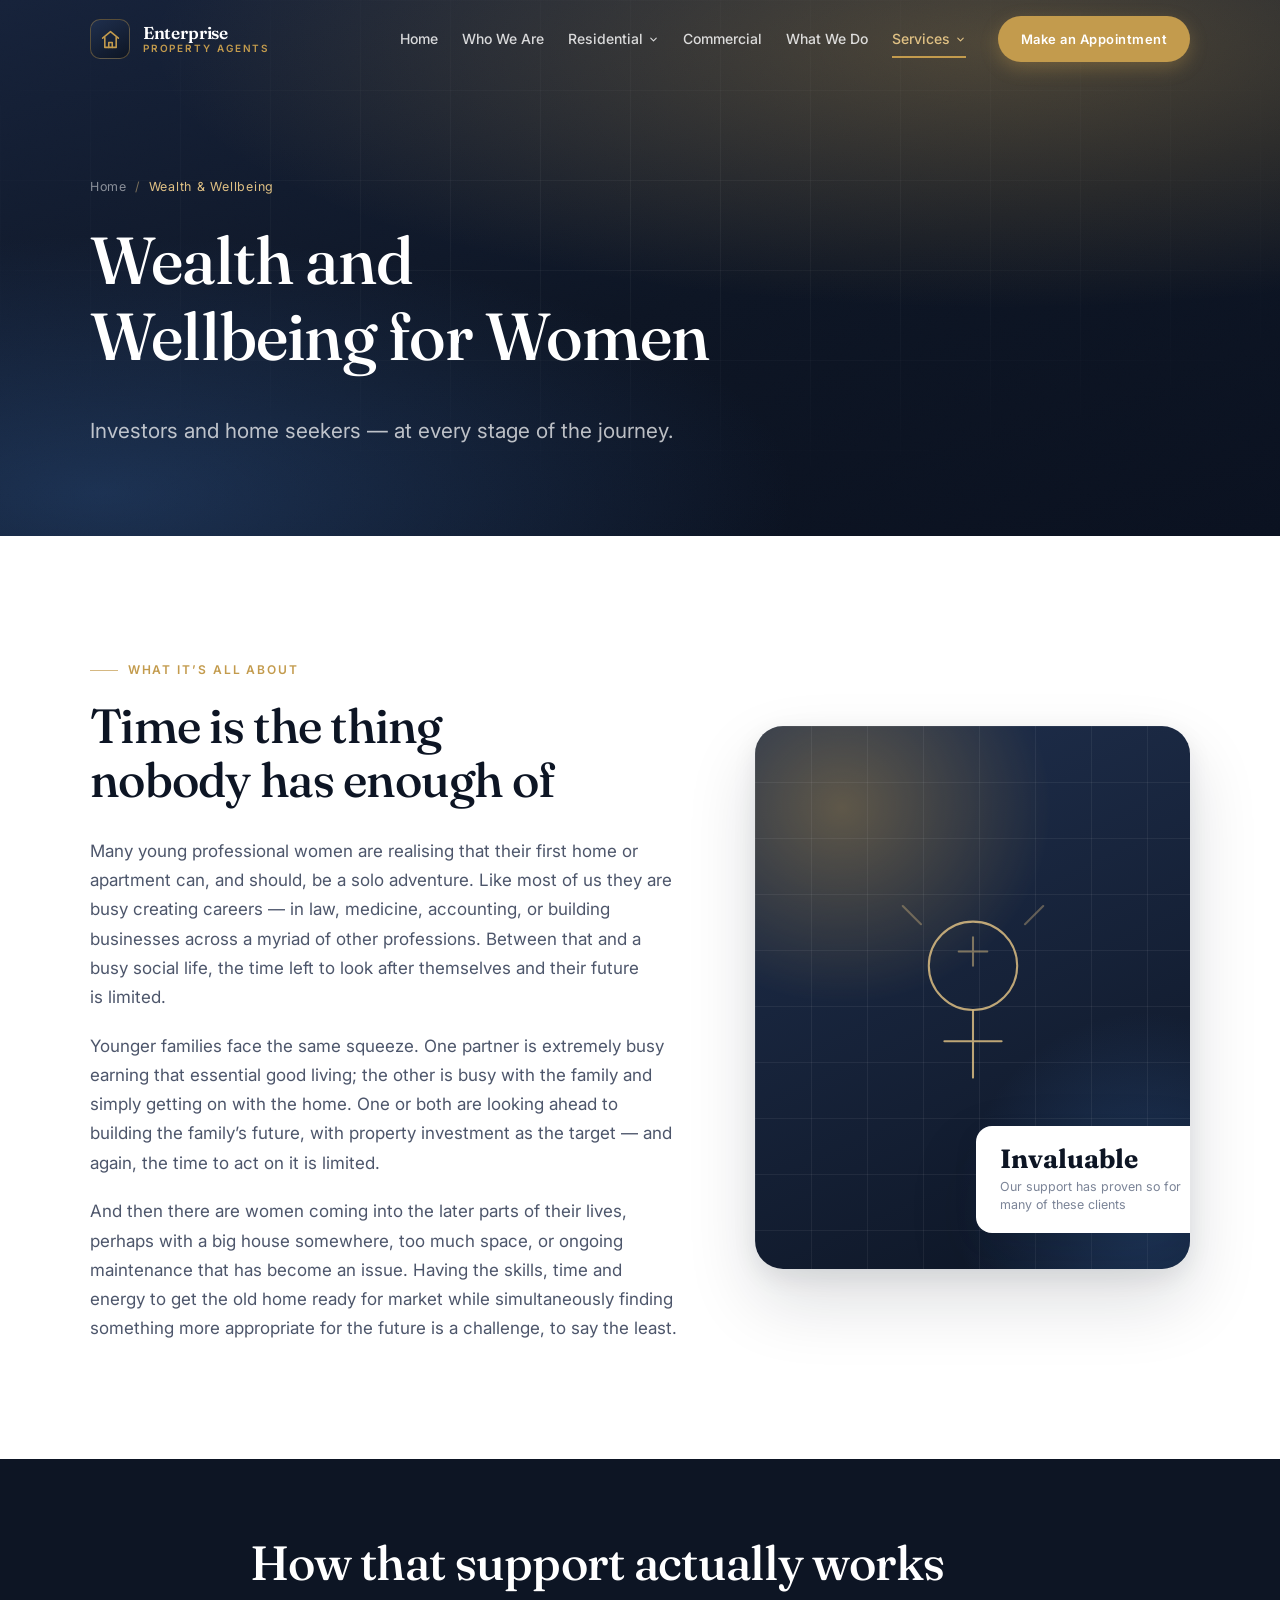
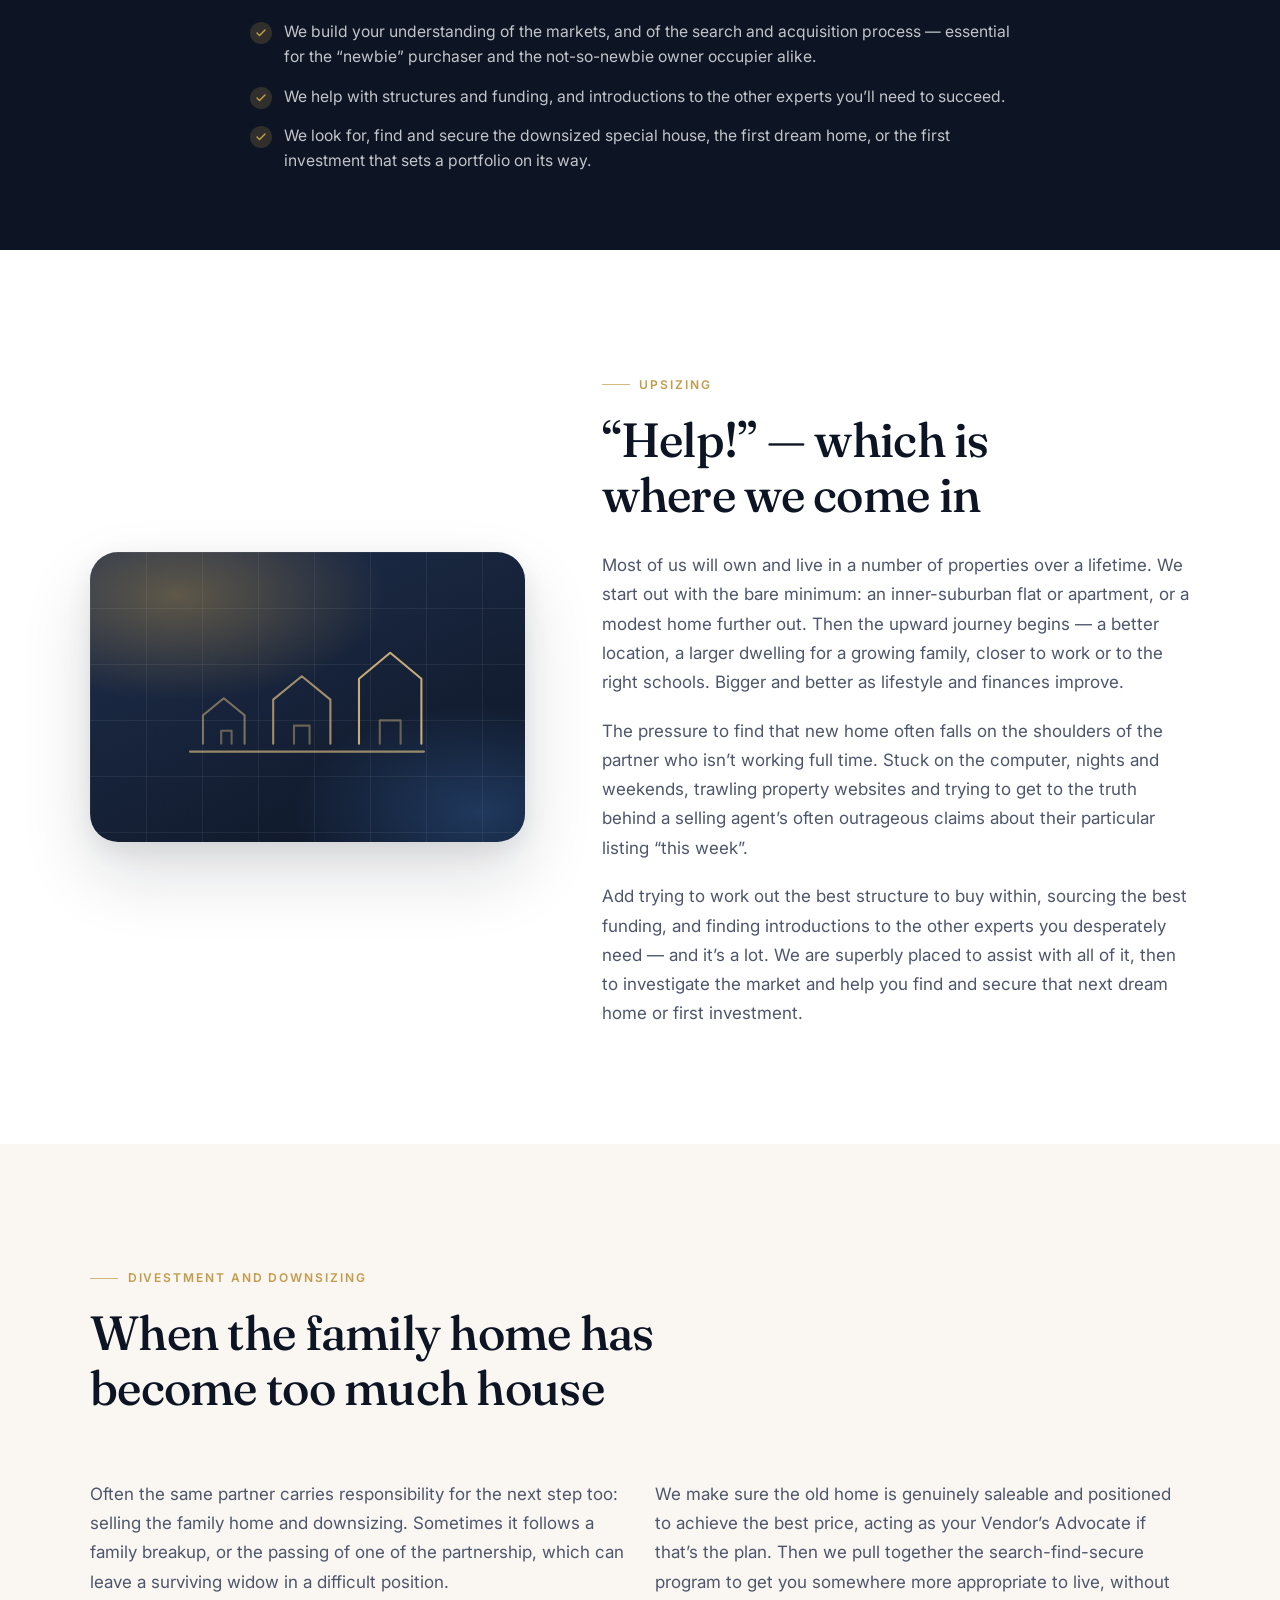
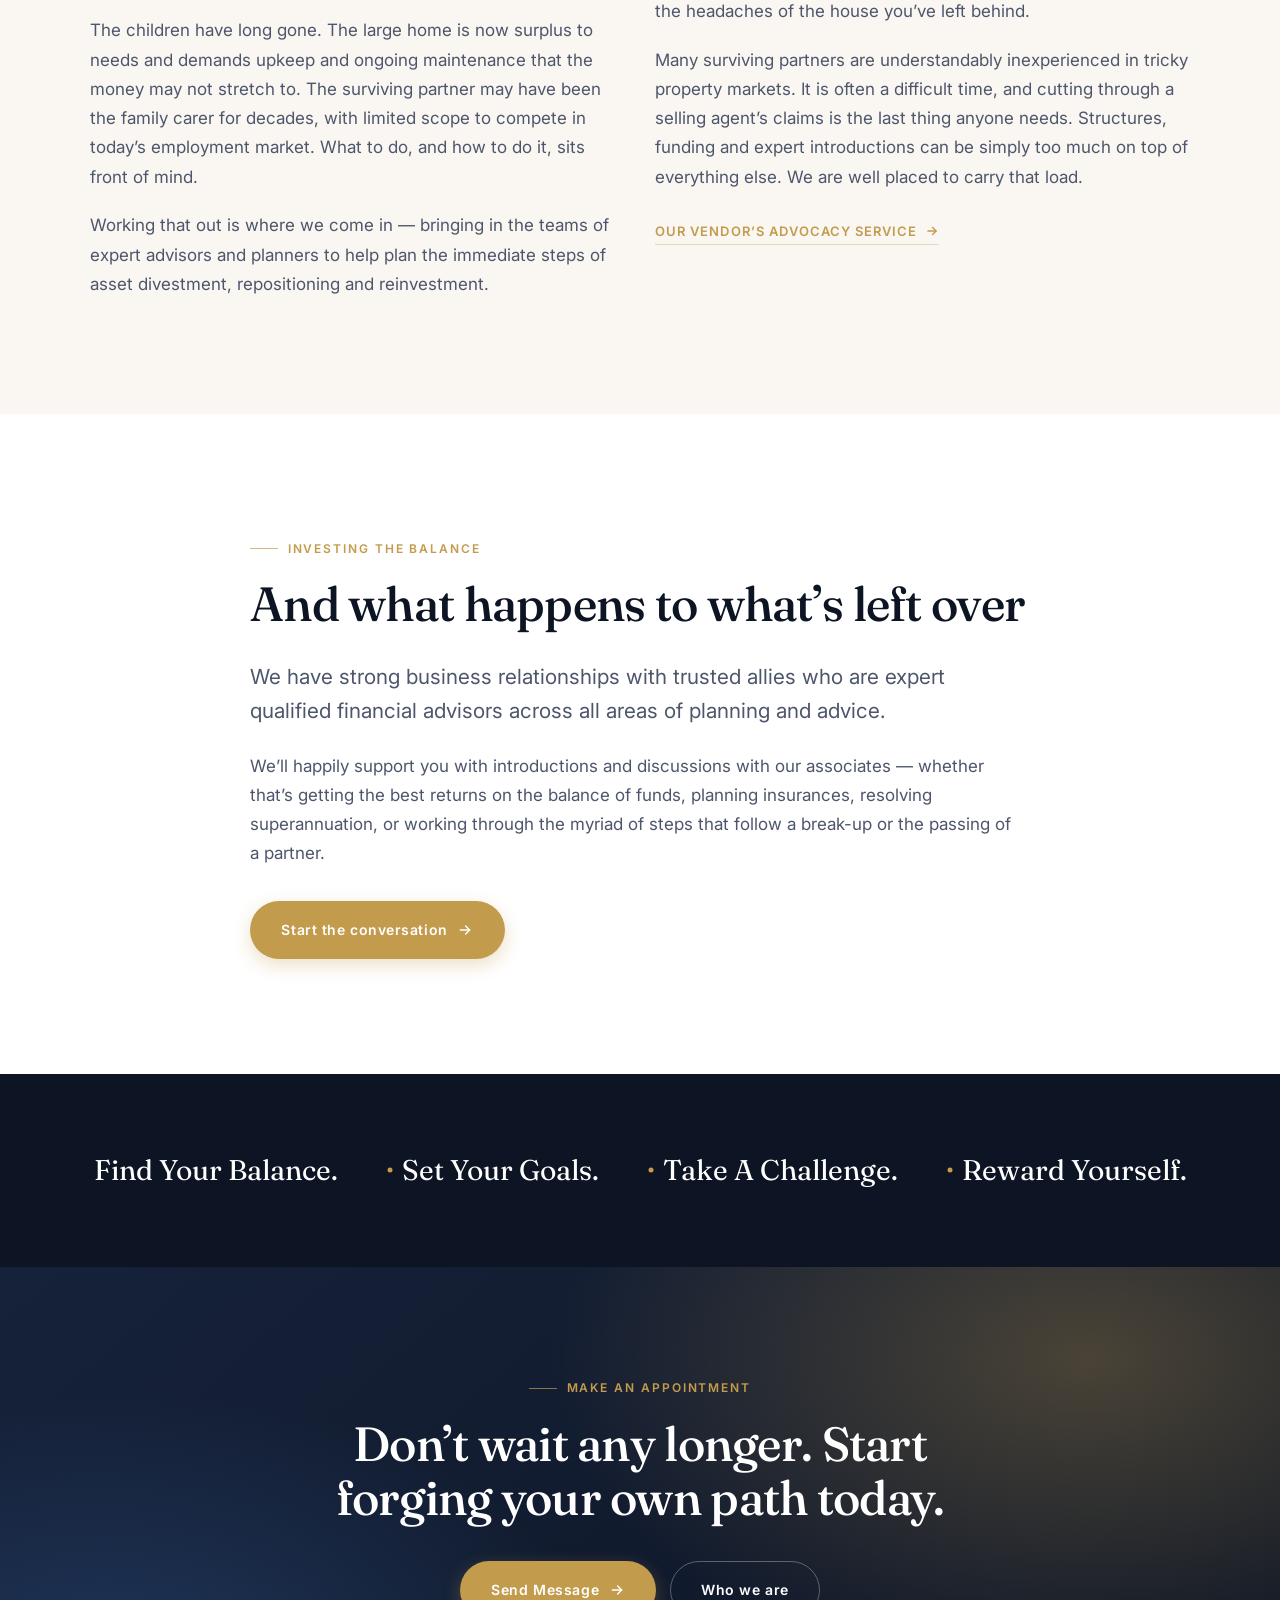
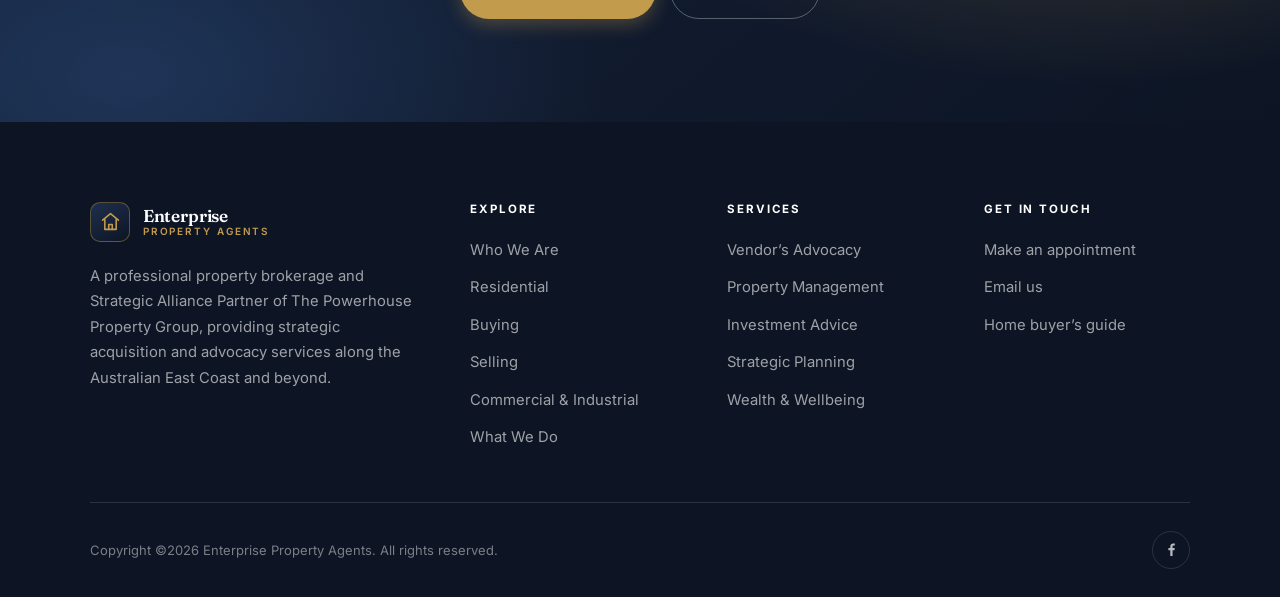
<file: wealth-wellbeing.html>
<!DOCTYPE html>
<html lang="en-AU">
<head>
<meta charset="utf-8">
<meta name="viewport" content="width=device-width, initial-scale=1">
<title>Wealth &amp; Wellbeing for Women | Enterprise Property Agents</title>
<meta name="description" content="Support for women investors and home seekers — first homes, upsizing, downsizing and divesting the family home, with the experts you need at each step.">
<meta name="robots" content="noindex, nofollow">
<meta name="theme-color" content="#0d1524">
<link rel="preconnect" href="https://fonts.googleapis.com">
<link rel="preconnect" href="https://fonts.gstatic.com" crossorigin>
<link href="https://fonts.googleapis.com/css2?family=Fraunces:ital,opsz,wght@0,9..144,300..700;1,9..144,300..700&family=Inter:wght@400;500;600;700&display=swap" rel="stylesheet">
<link rel="stylesheet" href="assets/css/styles.css">
<link rel="icon" href="data:image/svg+xml,%3Csvg xmlns='http://www.w3.org/2000/svg' viewBox='0 0 32 32'%3E%3Crect width='32' height='32' rx='7' fill='%230d1524'/%3E%3Cpath d='M16 7l8 6.2V25H8V13.2L16 7z' fill='none' stroke='%23c39b4d' stroke-width='2' stroke-linejoin='round'/%3E%3C/svg%3E">
</head>
<body>

<a class="skip-link" href="#main">Skip to content</a>
<header class="site-header" id="siteHeader">
  <div class="container header__inner">
    <a class="brand" href="index.html" aria-label="Enterprise Property Agents &mdash; home">
      <span class="brand__mark" aria-hidden="true">
        <svg viewBox="0 0 24 24" fill="none" stroke="#c39b4d" stroke-width="1.8" stroke-linecap="round" stroke-linejoin="round">
          <path d="M3 10.5 12 3l9 7.5"/><path d="M5.5 9.8V21h13V9.8"/><path d="M10 21v-5.5h4V21"/>
        </svg>
      </span>
      <span class="brand__text"><strong>Enterprise</strong><span>Property Agents</span></span>
    </a>

    <nav class="nav" id="primaryNav" aria-label="Primary">
      <ul class="nav__list">
        <li><a href="index.html" data-nav="home">Home</a></li>
        <li><a href="about.html" data-nav="about">Who We Are</a></li>
        <li class="has-sub">
          <a href="residential.html" data-nav="residential">Residential<svg class="nav__caret" viewBox="0 0 24 24" fill="none" stroke="currentColor" stroke-width="2.4" stroke-linecap="round" stroke-linejoin="round" aria-hidden="true"><polyline points="6 9 12 15 18 9"/></svg></a>
          <ul class="nav__sub">
            <li><a href="buying.html" data-nav="buying">Buying</a></li>
            <li><a href="selling.html" data-nav="selling">Selling</a></li>
          </ul>
        </li>
        <li><a href="commercial.html" data-nav="commercial">Commercial</a></li>
        <li><a href="what-we-do.html" data-nav="what-we-do">What We Do</a></li>
        <li class="has-sub">
          <a href="vendors-advocacy.html" data-nav="services" class="is-parent">Services<svg class="nav__caret" viewBox="0 0 24 24" fill="none" stroke="currentColor" stroke-width="2.4" stroke-linecap="round" stroke-linejoin="round" aria-hidden="true"><polyline points="6 9 12 15 18 9"/></svg></a>
          <ul class="nav__sub">
            <li><a href="vendors-advocacy.html" data-nav="vendors-advocacy">Vendor&rsquo;s Advocacy</a></li>
            <li><a href="property-management.html" data-nav="property-management">Property Management</a></li>
            <li><a href="investment-advice.html" data-nav="investment-advice">Investment Advice</a></li>
            <li><a href="strategic-planning.html" data-nav="strategic-planning">Strategic Planning</a></li>
            <li><a href="wealth-wellbeing.html" data-nav="wealth-wellbeing" aria-current="page">Wealth &amp; Wellbeing</a></li>
          </ul>
        </li>
      </ul>
      <a class="btn btn--primary btn--sm nav__cta" href="index.html#contact">Make an Appointment</a>
    </nav>

    <button class="nav-toggle" id="navToggle" aria-expanded="false" aria-controls="primaryNav" aria-label="Open menu">
      <span></span><span></span><span></span>
    </button>
  </div>
</header>
<div class="nav-scrim" id="navScrim" aria-hidden="true"></div>

<main id="main">

  <section class="page-hero">
    <div class="hero__bg" aria-hidden="true"></div>
    <div class="hero__grid" aria-hidden="true"></div>
    <div class="container">
      <div class="page-hero__inner">
        <ol class="crumbs reveal">
          <li><a href="index.html">Home</a></li>
          <li aria-current="page">Wealth &amp; Wellbeing</li>
        </ol>
        <h1 class="reveal" style="--delay:80ms">Wealth and Wellbeing for Women</h1>
        <p class="lede reveal" style="--delay:160ms">
          Investors and home seekers &mdash; at every stage of the journey.
        </p>
      </div>
    </div>
  </section>

  <!-- What it's about -->
  <section class="section">
    <div class="container">
      <div class="split split--wide-left">
        <div class="reveal">
          <p class="eyebrow">What it&rsquo;s all about</p>
          <h2>Time is the thing nobody has enough of</h2>
          <p>
            Many young professional women are realising that their first home or apartment can, and should, be a
            solo adventure. Like most of us they are busy creating careers &mdash; in law, medicine, accounting, or
            building businesses across a myriad of other professions. Between that and a busy social life, the time
            left to look after themselves and their future is limited.
          </p>
          <p>
            Younger families face the same squeeze. One partner is extremely busy earning that essential good living;
            the other is busy with the family and simply getting on with the home. One or both are looking ahead to
            building the family&rsquo;s future, with property investment as the target &mdash; and again, the time to
            act on it is limited.
          </p>
          <p>
            And then there are women coming into the later parts of their lives, perhaps with a big house somewhere,
            too much space, or ongoing maintenance that has become an issue. Having the skills, time and energy to
            get the old home ready for market while simultaneously finding something more appropriate for the future
            is a challenge, to say the least.
          </p>
        </div>
        <div class="split__media reveal" style="--delay:120ms">
          <div class="panel">
            <svg class="panel__art" viewBox="0 0 200 200" fill="none" stroke="#e0c184" stroke-width="1.6" stroke-linecap="round" stroke-linejoin="round" aria-hidden="true">
              <circle cx="100" cy="76" r="34" opacity=".9"/>
              <path d="M100 110v52M78 134h44" opacity=".9"/>
              <path d="M60 44 46 30M140 44l14-14" opacity=".4"/>
              <path d="M100 54v22M89 65h22" opacity=".55"/>
            </svg>
            <div class="panel-badge">
              <strong>Invaluable</strong>
              <span>Our support has proven so for many of these clients</span>
            </div>
          </div>
        </div>
      </div>
    </div>
  </section>

  <!-- How we've helped -->
  <section class="section section--ink section--tight">
    <div class="container container--narrow">
      <div class="reveal">
        <h2>How that support actually works</h2>
        <ul class="checklist" style="margin-top:1.75rem">
          <li>We build your understanding of the markets, and of the search and acquisition process &mdash; essential for the &ldquo;newbie&rdquo; purchaser and the not-so-newbie owner occupier alike.</li>
          <li>We help with structures and funding, and introductions to the other experts you&rsquo;ll need to succeed.</li>
          <li>We look for, find and secure the downsized special house, the first dream home, or the first investment that sets a portfolio on its way.</li>
        </ul>
      </div>
    </div>
  </section>

  <!-- Upsizing -->
  <section class="section">
    <div class="container">
      <div class="split split--wide-right">
        <div class="split__media reveal">
          <div class="panel panel--wide">
            <svg class="panel__art" viewBox="0 0 200 140" fill="none" stroke="#e0c184" stroke-width="1.6" stroke-linecap="round" stroke-linejoin="round" aria-hidden="true">
              <path d="M20 106V84l16-13 16 13v22" opacity=".55"/>
              <path d="M74 106V72l22-18 22 18v34" opacity=".75"/>
              <path d="M140 106V56l24-20 24 20v50" opacity=".95"/>
              <path d="M10 112h180" opacity=".7"/>
              <path d="M34 106V96h8v10M90 106V92h12v14M156 106V88h16v18" opacity=".45"/>
            </svg>
          </div>
        </div>
        <div class="reveal" style="--delay:120ms">
          <p class="eyebrow">Upsizing</p>
          <h2>&ldquo;Help!&rdquo; &mdash; which is where we come in</h2>
          <p>
            Most of us will own and live in a number of properties over a lifetime. We start out with the bare
            minimum: an inner-suburban flat or apartment, or a modest home further out. Then the upward journey
            begins &mdash; a better location, a larger dwelling for a growing family, closer to work or to the right
            schools. Bigger and better as lifestyle and finances improve.
          </p>
          <p>
            The pressure to find that new home often falls on the shoulders of the partner who isn&rsquo;t working
            full time. Stuck on the computer, nights and weekends, trawling property websites and trying to get to
            the truth behind a selling agent&rsquo;s often outrageous claims about their particular listing
            &ldquo;this week&rdquo;.
          </p>
          <p>
            Add trying to work out the best structure to buy within, sourcing the best funding, and finding
            introductions to the other experts you desperately need &mdash; and it&rsquo;s a lot. We are superbly
            placed to assist with all of it, then to investigate the market and help you find and secure that next
            dream home or first investment.
          </p>
        </div>
      </div>
    </div>
  </section>

  <!-- Downsizing -->
  <section class="section section--cream">
    <div class="container">
      <div class="section-head reveal">
        <p class="eyebrow">Divestment and downsizing</p>
        <h2>When the family home has become too much house</h2>
      </div>
      <div class="grid grid--2">
        <div class="reveal">
          <p>
            Often the same partner carries responsibility for the next step too: selling the family home and
            downsizing. Sometimes it follows a family breakup, or the passing of one of the partnership, which can
            leave a surviving widow in a difficult position.
          </p>
          <p>
            The children have long gone. The large home is now surplus to needs and demands upkeep and ongoing
            maintenance that the money may not stretch to. The surviving partner may have been the family carer for
            decades, with limited scope to compete in today&rsquo;s employment market. What to do, and how to do it,
            sits front of mind.
          </p>
          <p>
            Working that out is where we come in &mdash; bringing in the teams of expert advisors and planners to
            help plan the immediate steps of asset divestment, repositioning and reinvestment.
          </p>
        </div>
        <div class="reveal" style="--delay:120ms">
          <p>
            We make sure the old home is genuinely saleable and positioned to achieve the best price, acting as your
            Vendor&rsquo;s Advocate if that&rsquo;s the plan. Then we pull together the search-find-secure program to
            get you somewhere more appropriate to live, without the headaches of the house you&rsquo;ve left behind.
          </p>
          <p>
            Many surviving partners are understandably inexperienced in tricky property markets. It is often a
            difficult time, and cutting through a selling agent&rsquo;s claims is the last thing anyone needs.
            Structures, funding and expert introductions can be simply too much on top of everything else. We are
            well placed to carry that load.
          </p>
          <p style="margin-top:1.5rem">
            <a class="link-more" href="vendors-advocacy.html">
              Our vendor&rsquo;s advocacy service
              <svg width="14" height="14" viewBox="0 0 24 24" fill="none" stroke="currentColor" stroke-width="2.4" stroke-linecap="round" stroke-linejoin="round" aria-hidden="true"><path d="M5 12h14"/><path d="m13 6 6 6-6 6"/></svg>
            </a>
          </p>
        </div>
      </div>
    </div>
  </section>

  <!-- Investing the balance -->
  <section class="section">
    <div class="container container--narrow">
      <div class="reveal">
        <p class="eyebrow">Investing the balance</p>
        <h2>And what happens to what&rsquo;s left over</h2>
        <p class="lede">
          We have strong business relationships with trusted allies who are expert qualified financial advisors
          across all areas of planning and advice.
        </p>
        <p>
          We&rsquo;ll happily support you with introductions and discussions with our associates &mdash; whether
          that&rsquo;s getting the best returns on the balance of funds, planning insurances, resolving
          superannuation, or working through the myriad of steps that follow a break-up or the passing of a partner.
        </p>
        <p style="margin-top:2rem">
          <a class="btn btn--primary" href="index.html#contact">
            Start the conversation
            <svg class="btn__arrow" width="16" height="16" viewBox="0 0 24 24" fill="none" stroke="currentColor" stroke-width="2.2" stroke-linecap="round" stroke-linejoin="round" aria-hidden="true"><path d="M5 12h14"/><path d="m13 6 6 6-6 6"/></svg>
          </a>
        </p>
      </div>
    </div>
  </section>

  <section class="motto">
    <div class="container">
      <div class="motto__inner">
        <span class="motto__item reveal">Find Your Balance.</span>
        <span class="motto__item reveal">Set Your Goals.</span>
        <span class="motto__item reveal">Take A Challenge.</span>
        <span class="motto__item reveal">Reward Yourself.</span>
      </div>
    </div>
  </section>

  <section class="cta-band">
    <div class="container">
      <div class="cta-band__inner reveal">
        <p class="eyebrow eyebrow--center">Make an appointment</p>
        <h2>Don&rsquo;t wait any longer. Start forging your own path today.</h2>
        <div class="cta-band__actions">
          <a class="btn btn--primary" href="index.html#contact">
            Send Message
            <svg class="btn__arrow" width="16" height="16" viewBox="0 0 24 24" fill="none" stroke="currentColor" stroke-width="2.2" stroke-linecap="round" stroke-linejoin="round" aria-hidden="true"><path d="M5 12h14"/><path d="m13 6 6 6-6 6"/></svg>
          </a>
          <a class="btn btn--ghost-light" href="about.html">Who we are</a>
        </div>
      </div>
    </div>
  </section>

</main>

<footer class="site-footer footer">
  <div class="container">
    <div class="footer__top">
      <div class="footer__brand">
        <a class="brand" href="index.html">
          <span class="brand__mark" aria-hidden="true">
            <svg viewBox="0 0 24 24" fill="none" stroke="#c39b4d" stroke-width="1.8" stroke-linecap="round" stroke-linejoin="round">
              <path d="M3 10.5 12 3l9 7.5"/><path d="M5.5 9.8V21h13V9.8"/><path d="M10 21v-5.5h4V21"/>
            </svg>
          </span>
          <span class="brand__text"><strong>Enterprise</strong><span>Property Agents</span></span>
        </a>
        <p>
          A professional property brokerage and Strategic Alliance Partner of The Powerhouse Property Group,
          providing strategic acquisition and advocacy services along the Australian East Coast and beyond.
        </p>
      </div>

      <div>
        <h4>Explore</h4>
        <ul class="footer__links">
          <li><a href="about.html">Who We Are</a></li>
          <li><a href="residential.html">Residential</a></li>
          <li><a href="buying.html">Buying</a></li>
          <li><a href="selling.html">Selling</a></li>
          <li><a href="commercial.html">Commercial &amp; Industrial</a></li>
          <li><a href="what-we-do.html">What We Do</a></li>
        </ul>
      </div>

      <div>
        <h4>Services</h4>
        <ul class="footer__links">
          <li><a href="vendors-advocacy.html">Vendor&rsquo;s Advocacy</a></li>
          <li><a href="property-management.html">Property Management</a></li>
          <li><a href="investment-advice.html">Investment Advice</a></li>
          <li><a href="strategic-planning.html">Strategic Planning</a></li>
          <li><a href="wealth-wellbeing.html">Wealth &amp; Wellbeing</a></li>
        </ul>
      </div>

      <div>
        <h4>Get in touch</h4>
        <ul class="footer__links">
          <li><a href="index.html#contact">Make an appointment</a></li>
          <li><a href="mailto:hello@enterprisepropertyagents.com.au">Email us</a></li>
          <li><a href="buying.html#guide">Home buyer&rsquo;s guide</a></li>
        </ul>
      </div>
    </div>

    <div class="footer__bottom">
      <p>Copyright &copy;<span id="year">2021</span> Enterprise Property Agents. All rights reserved.</p>
      <div class="footer__social">
        <a href="https://www.facebook.com/profile.php?id=100063832911052" aria-label="Facebook" rel="noopener" target="_blank"><svg viewBox="0 0 24 24" fill="currentColor"><path d="M13.5 21v-8h2.7l.4-3.1h-3.1V7.9c0-.9.25-1.5 1.55-1.5h1.65V3.6c-.29-.04-1.27-.12-2.4-.12-2.38 0-4 1.45-4 4.11V9.9H7.6V13h2.7v8h3.2z"/></svg></a>
      </div>
    </div>
  </div>
</footer>

<button class="to-top" id="toTop" aria-label="Back to top">
  <svg viewBox="0 0 24 24" fill="none" stroke="currentColor" stroke-width="2.2" stroke-linecap="round" stroke-linejoin="round"><path d="M12 19V5"/><path d="m5 12 7-7 7 7"/></svg>
</button>

<script src="assets/js/main.js"></script>
</body>
</html>
</file>
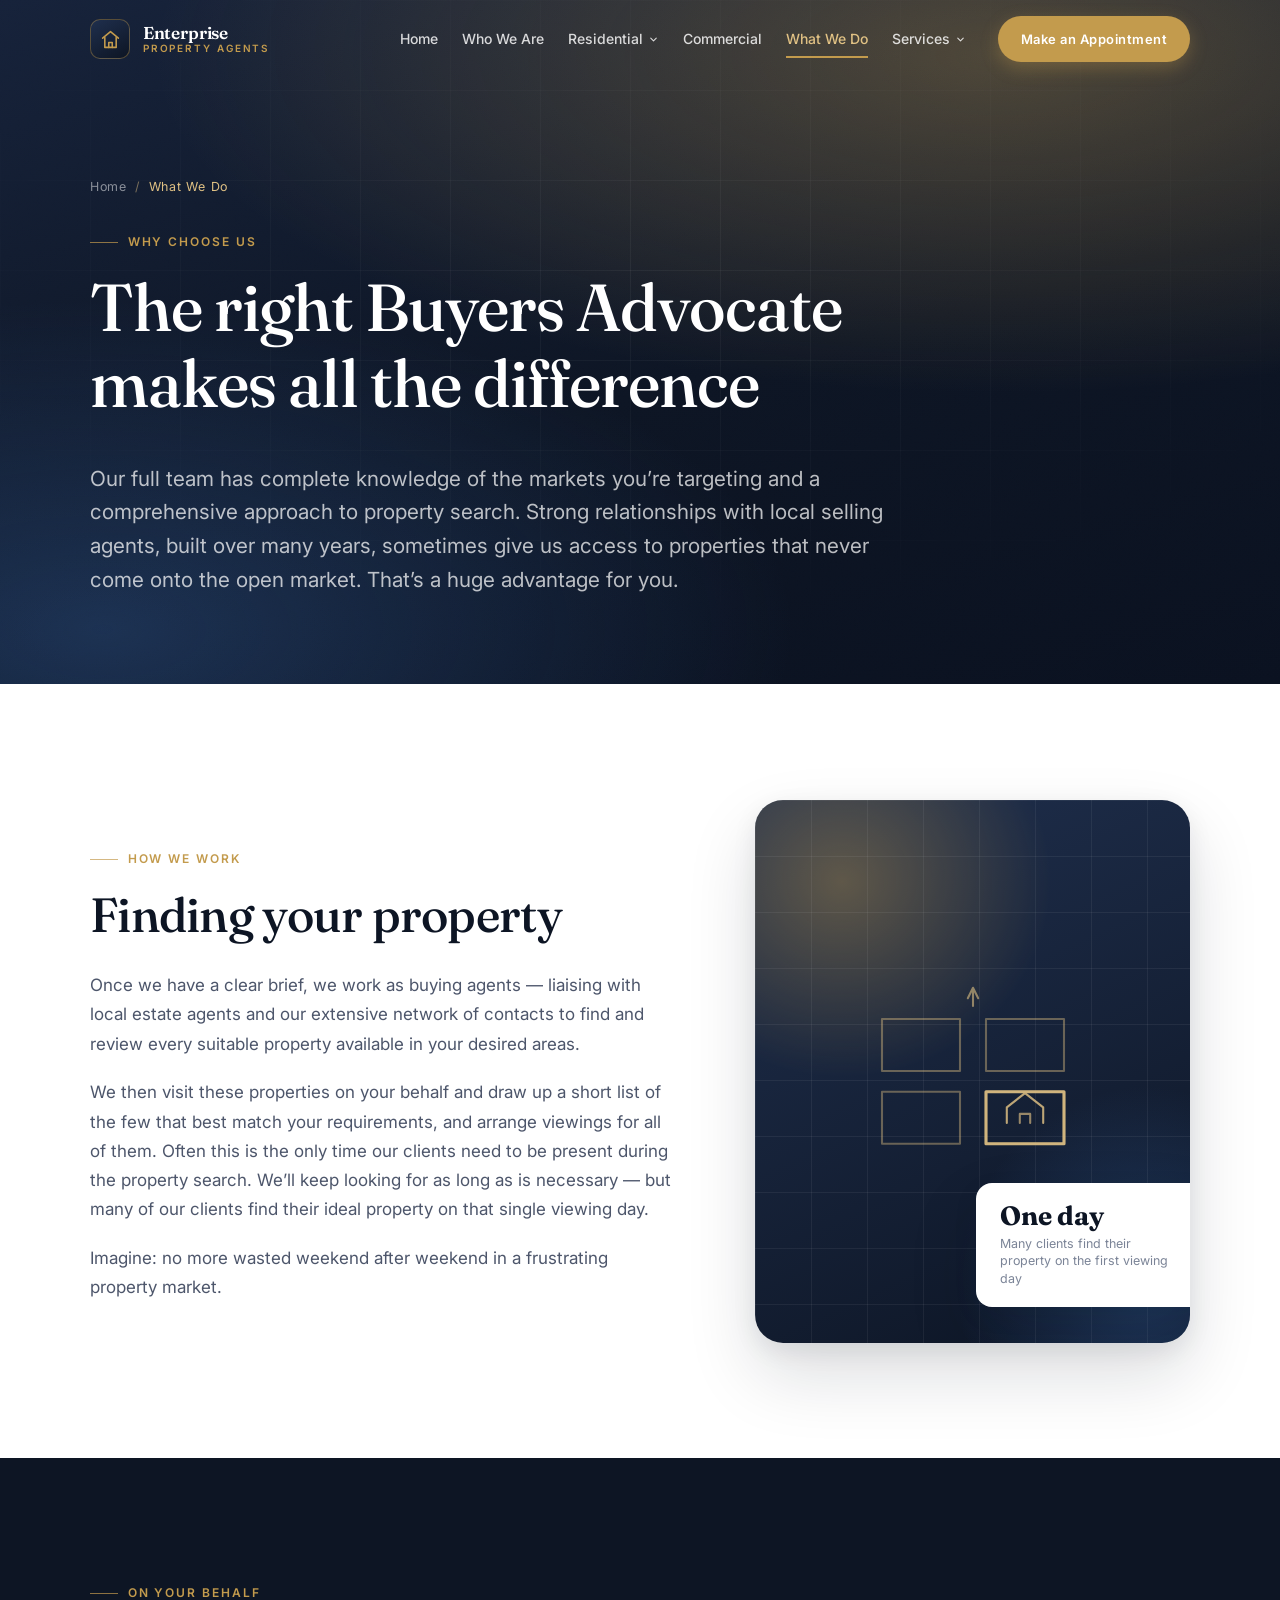
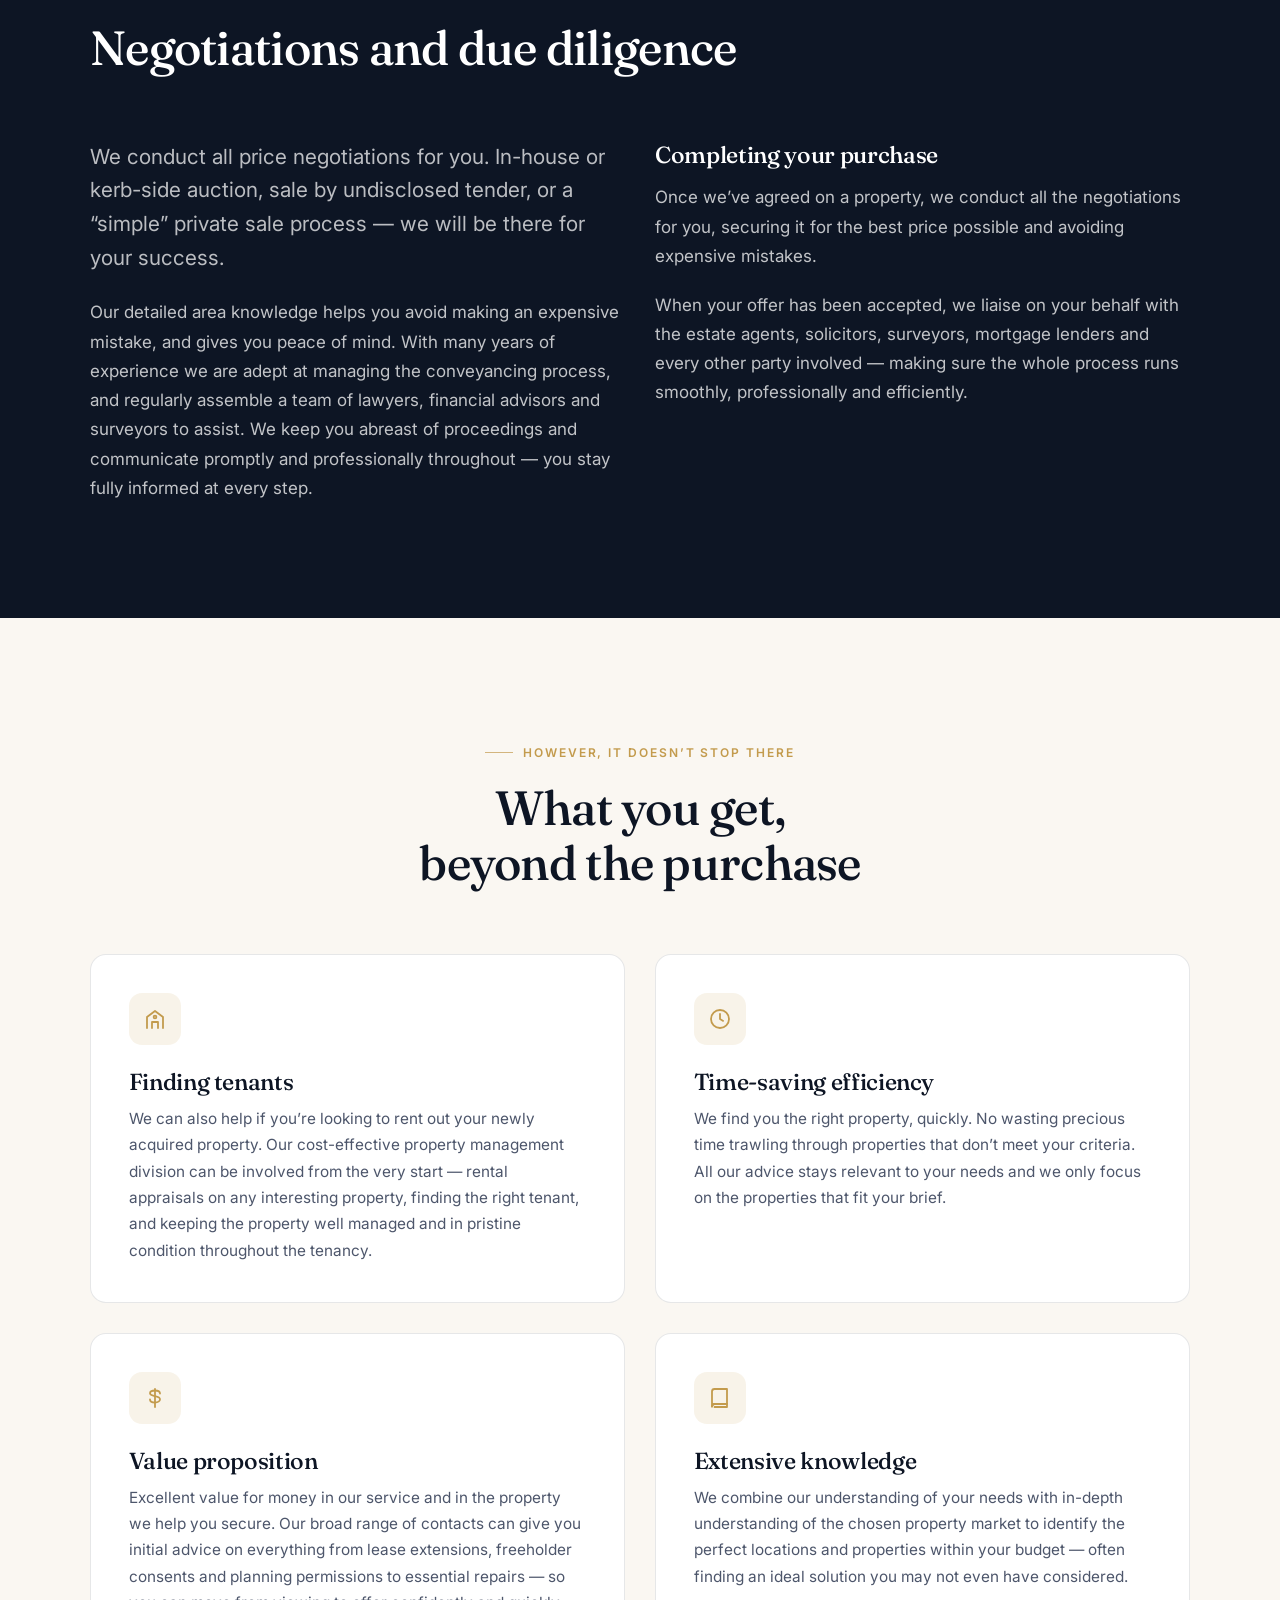
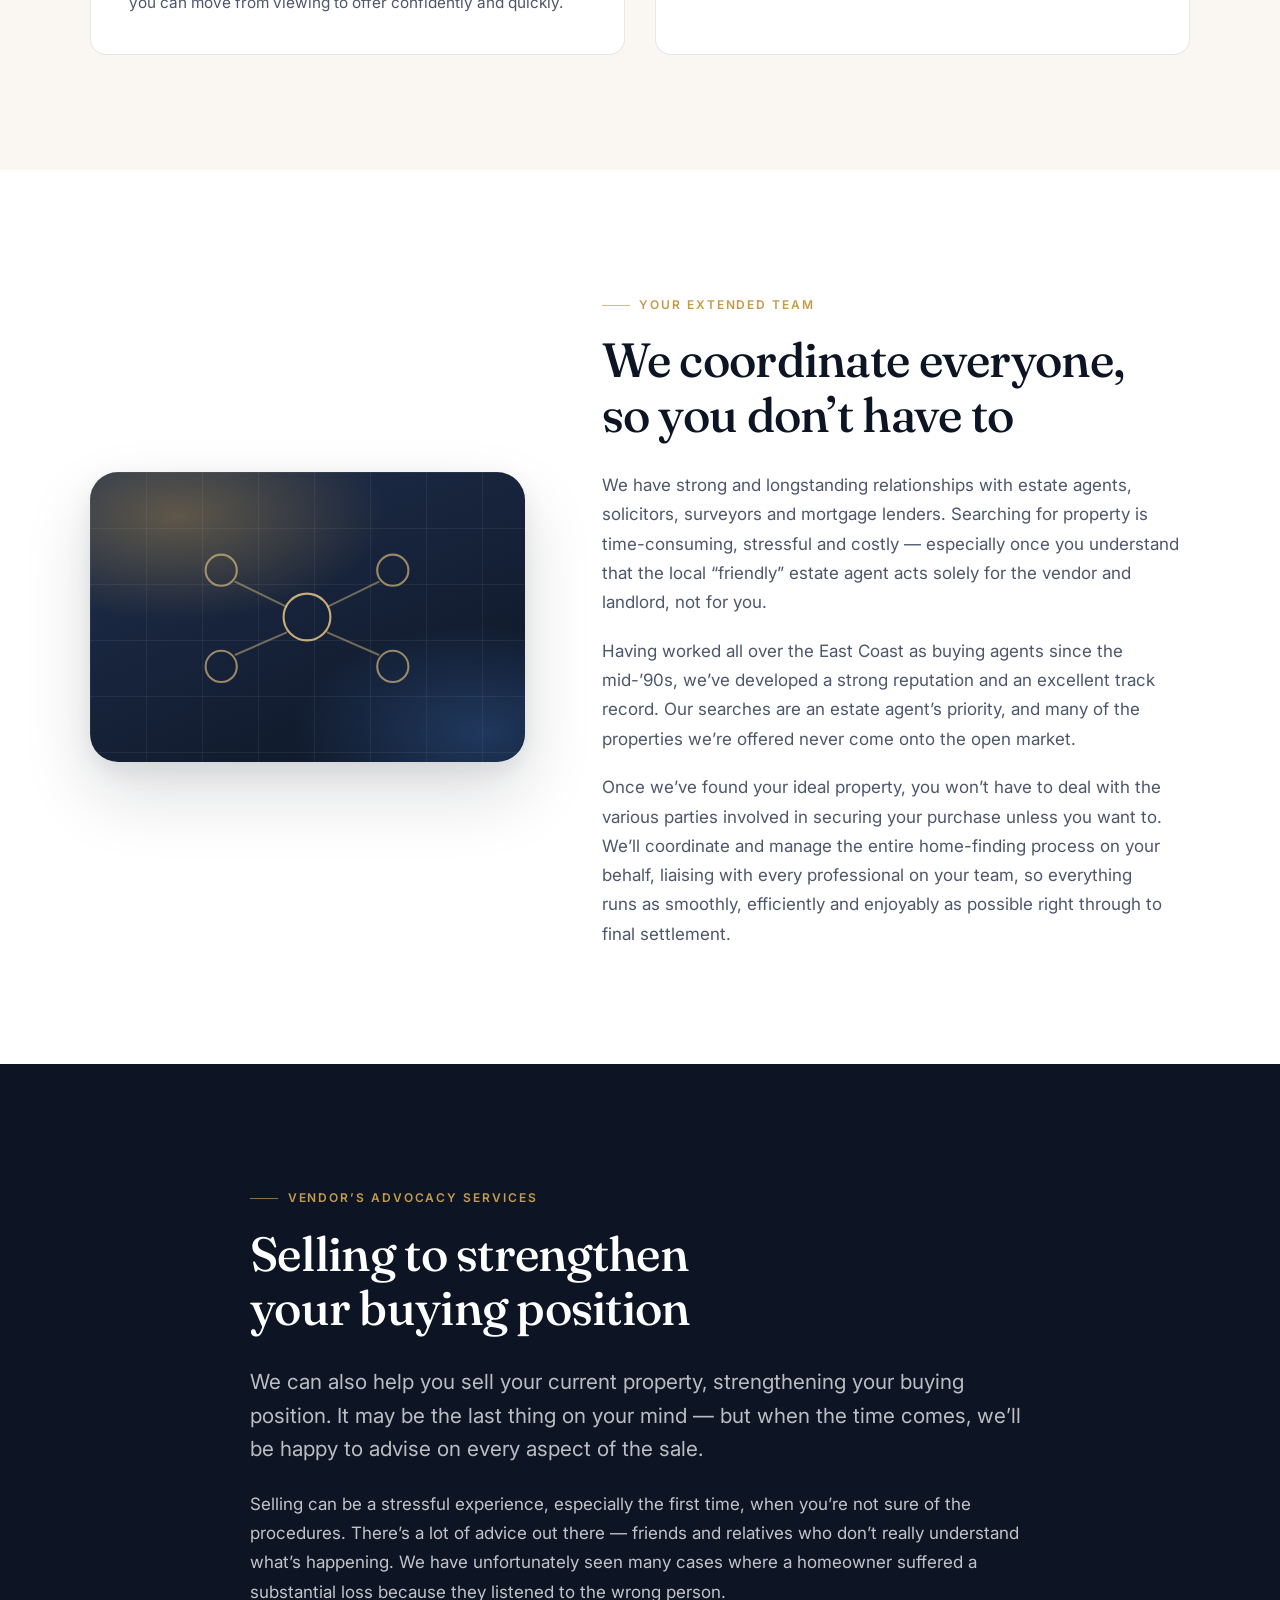
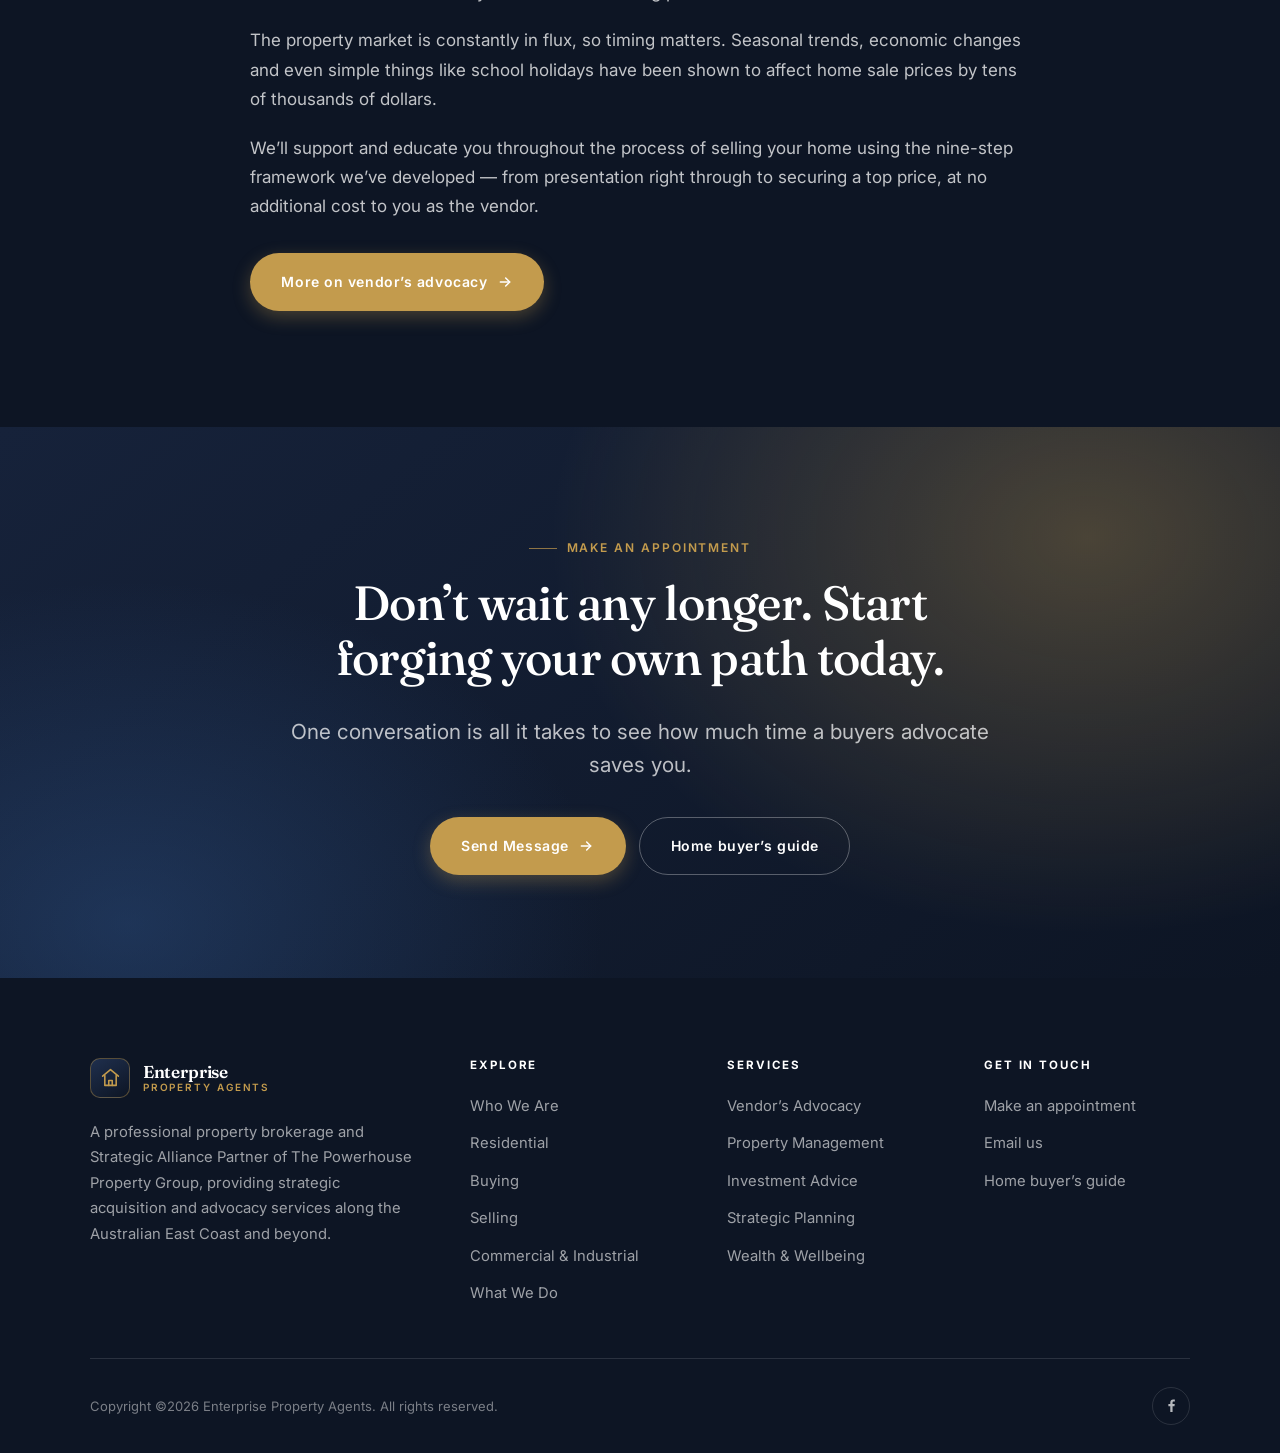
<file: what-we-do.html>
<!DOCTYPE html>
<html lang="en-AU">
<head>
<meta charset="utf-8">
<meta name="viewport" content="width=device-width, initial-scale=1">
<title>What We Do | Enterprise Property Agents</title>
<meta name="description" content="How we work as your buyers advocate — finding your property, negotiating, completing the purchase, finding tenants, and advising when it's time to sell.">
<meta name="robots" content="noindex, nofollow">
<meta name="theme-color" content="#0d1524">
<link rel="preconnect" href="https://fonts.googleapis.com">
<link rel="preconnect" href="https://fonts.gstatic.com" crossorigin>
<link href="https://fonts.googleapis.com/css2?family=Fraunces:ital,opsz,wght@0,9..144,300..700;1,9..144,300..700&family=Inter:wght@400;500;600;700&display=swap" rel="stylesheet">
<link rel="stylesheet" href="assets/css/styles.css">
<link rel="icon" href="data:image/svg+xml,%3Csvg xmlns='http://www.w3.org/2000/svg' viewBox='0 0 32 32'%3E%3Crect width='32' height='32' rx='7' fill='%230d1524'/%3E%3Cpath d='M16 7l8 6.2V25H8V13.2L16 7z' fill='none' stroke='%23c39b4d' stroke-width='2' stroke-linejoin='round'/%3E%3C/svg%3E">
</head>
<body>

<a class="skip-link" href="#main">Skip to content</a>

<header class="site-header" id="siteHeader">
  <div class="container header__inner">
    <a class="brand" href="index.html" aria-label="Enterprise Property Agents &mdash; home">
      <span class="brand__mark" aria-hidden="true">
        <svg viewBox="0 0 24 24" fill="none" stroke="#c39b4d" stroke-width="1.8" stroke-linecap="round" stroke-linejoin="round">
          <path d="M3 10.5 12 3l9 7.5"/><path d="M5.5 9.8V21h13V9.8"/><path d="M10 21v-5.5h4V21"/>
        </svg>
      </span>
      <span class="brand__text"><strong>Enterprise</strong><span>Property Agents</span></span>
    </a>

    <nav class="nav" id="primaryNav" aria-label="Primary">
      <ul class="nav__list">
        <li><a href="index.html" data-nav="home">Home</a></li>
        <li><a href="about.html" data-nav="about">Who We Are</a></li>
        <li class="has-sub">
          <a href="residential.html" data-nav="residential">Residential<svg class="nav__caret" viewBox="0 0 24 24" fill="none" stroke="currentColor" stroke-width="2.4" stroke-linecap="round" stroke-linejoin="round" aria-hidden="true"><polyline points="6 9 12 15 18 9"/></svg></a>
          <ul class="nav__sub">
            <li><a href="buying.html" data-nav="buying">Buying</a></li>
            <li><a href="selling.html" data-nav="selling">Selling</a></li>
          </ul>
        </li>
        <li><a href="commercial.html" data-nav="commercial">Commercial</a></li>
        <li><a href="what-we-do.html" data-nav="what-we-do" aria-current="page">What We Do</a></li>
        <li class="has-sub">
          <a href="vendors-advocacy.html" data-nav="services">Services<svg class="nav__caret" viewBox="0 0 24 24" fill="none" stroke="currentColor" stroke-width="2.4" stroke-linecap="round" stroke-linejoin="round" aria-hidden="true"><polyline points="6 9 12 15 18 9"/></svg></a>
          <ul class="nav__sub">
            <li><a href="vendors-advocacy.html" data-nav="vendors-advocacy">Vendor&rsquo;s Advocacy</a></li>
            <li><a href="property-management.html" data-nav="property-management">Property Management</a></li>
            <li><a href="investment-advice.html" data-nav="investment-advice">Investment Advice</a></li>
            <li><a href="strategic-planning.html" data-nav="strategic-planning">Strategic Planning</a></li>
            <li><a href="wealth-wellbeing.html" data-nav="wealth-wellbeing">Wealth &amp; Wellbeing</a></li>
          </ul>
        </li>
      </ul>
      <a class="btn btn--primary btn--sm nav__cta" href="index.html#contact">Make an Appointment</a>
    </nav>

    <button class="nav-toggle" id="navToggle" aria-expanded="false" aria-controls="primaryNav" aria-label="Open menu">
      <span></span><span></span><span></span>
    </button>
  </div>
</header>
<div class="nav-scrim" id="navScrim" aria-hidden="true"></div>

<main id="main">

  <section class="page-hero">
    <div class="hero__bg" aria-hidden="true"></div>
    <div class="hero__grid" aria-hidden="true"></div>
    <div class="container">
      <div class="page-hero__inner">
        <ol class="crumbs reveal">
          <li><a href="index.html">Home</a></li>
          <li aria-current="page">What We Do</li>
        </ol>
        <p class="eyebrow reveal" style="--delay:60ms">Why choose us</p>
        <h1 class="reveal" style="--delay:100ms">The right Buyers Advocate makes all the difference</h1>
        <p class="lede reveal" style="--delay:180ms">
          Our full team has complete knowledge of the markets you&rsquo;re targeting and a comprehensive approach to
          property search. Strong relationships with local selling agents, built over many years, sometimes give us
          access to properties that never come onto the open market. That&rsquo;s a huge advantage for you.
        </p>
      </div>
    </div>
  </section>

  <!-- Finding your property -->
  <section class="section">
    <div class="container">
      <div class="split split--wide-left">
        <div class="reveal">
          <p class="eyebrow">How we work</p>
          <h2>Finding your property</h2>
          <p>
            Once we have a clear brief, we work as buying agents &mdash; liaising with local estate agents and our
            extensive network of contacts to find and review every suitable property available in your desired areas.
          </p>
          <p>
            We then visit these properties on your behalf and draw up a short list of the few that best match your
            requirements, and arrange viewings for all of them. Often this is the only time our clients need to be
            present during the property search. We&rsquo;ll keep looking for as long as is necessary &mdash; but many
            of our clients find their ideal property on that single viewing day.
          </p>
          <p>
            Imagine: no more wasted weekend after weekend in a frustrating property market.
          </p>
        </div>
        <div class="split__media reveal" style="--delay:120ms">
          <div class="panel">
            <svg class="panel__art" viewBox="0 0 200 200" fill="none" stroke="#e0c184" stroke-width="1.6" stroke-linecap="round" stroke-linejoin="round" aria-hidden="true">
              <path d="M30 60h60v40H30zM110 60h60v40h-60zM30 116h60v40H30zM110 116h60v40h-60z" opacity=".45"/>
              <path d="M110 116h60v40h-60z" opacity="1" stroke-width="2.4"/>
              <path d="M126 140v-12l14-11 14 11v12" opacity=".9"/>
              <path d="M136 140v-7h8v7" opacity=".7"/>
              <path d="M100 36v14M96 44l4-8 4 8" opacity=".65"/>
            </svg>
            <div class="panel-badge">
              <strong>One day</strong>
              <span>Many clients find their property on the first viewing day</span>
            </div>
          </div>
        </div>
      </div>
    </div>
  </section>

  <!-- Negotiations & due diligence -->
  <section class="section section--ink">
    <div class="container">
      <div class="section-head reveal">
        <p class="eyebrow">On your behalf</p>
        <h2>Negotiations and due diligence</h2>
      </div>
      <div class="grid grid--2">
        <div class="reveal">
          <p class="lede">
            We conduct all price negotiations for you. In-house or kerb-side auction, sale by undisclosed tender,
            or a &ldquo;simple&rdquo; private sale process &mdash; we will be there for your success.
          </p>
          <p>
            Our detailed area knowledge helps you avoid making an expensive mistake, and gives you peace of mind.
            With many years of experience we are adept at managing the conveyancing process, and regularly assemble
            a team of lawyers, financial advisors and surveyors to assist. We keep you abreast of proceedings and
            communicate promptly and professionally throughout &mdash; you stay fully informed at every step.
          </p>
        </div>
        <div class="reveal" style="--delay:120ms">
          <h3>Completing your purchase</h3>
          <p>
            Once we&rsquo;ve agreed on a property, we conduct all the negotiations for you, securing it for the best
            price possible and avoiding expensive mistakes.
          </p>
          <p>
            When your offer has been accepted, we liaise on your behalf with the estate agents, solicitors, surveyors,
            mortgage lenders and every other party involved &mdash; making sure the whole process runs smoothly,
            professionally and efficiently.
          </p>
        </div>
      </div>
    </div>
  </section>

  <!-- It doesn't stop there -->
  <section class="section section--cream">
    <div class="container">
      <div class="section-head section-head--center reveal">
        <p class="eyebrow eyebrow--center">However, it doesn&rsquo;t stop there</p>
        <h2>What you get, beyond the purchase</h2>
      </div>

      <div class="grid grid--2">
        <article class="card reveal">
          <span class="card__icon" aria-hidden="true">
            <svg viewBox="0 0 24 24" fill="none" stroke="currentColor" stroke-width="1.8" stroke-linecap="round" stroke-linejoin="round"><path d="M4 21V10l8-6 8 6v11"/><path d="M9 21v-6h6v6"/><circle cx="12" cy="10" r="1.4"/></svg>
          </span>
          <h3>Finding tenants</h3>
          <p>
            We can also help if you&rsquo;re looking to rent out your newly acquired property. Our cost-effective
            property management division can be involved from the very start &mdash; rental appraisals on any
            interesting property, finding the right tenant, and keeping the property well managed and in pristine
            condition throughout the tenancy.
          </p>
        </article>

        <article class="card reveal">
          <span class="card__icon" aria-hidden="true">
            <svg viewBox="0 0 24 24" fill="none" stroke="currentColor" stroke-width="1.8" stroke-linecap="round" stroke-linejoin="round"><circle cx="12" cy="12" r="9"/><path d="M12 7v5l3.2 1.9"/></svg>
          </span>
          <h3>Time-saving efficiency</h3>
          <p>
            We find you the right property, quickly. No wasting precious time trawling through properties that
            don&rsquo;t meet your criteria. All our advice stays relevant to your needs and we only focus on the
            properties that fit your brief.
          </p>
        </article>

        <article class="card reveal">
          <span class="card__icon" aria-hidden="true">
            <svg viewBox="0 0 24 24" fill="none" stroke="currentColor" stroke-width="1.8" stroke-linecap="round" stroke-linejoin="round"><path d="M12 3v18"/><path d="M17 7.5c0-1.9-2.2-3-5-3s-5 1-5 2.8c0 3.9 10 1.8 10 5.9 0 1.9-2.2 3.3-5 3.3s-5-1.3-5-3"/></svg>
          </span>
          <h3>Value proposition</h3>
          <p>
            Excellent value for money in our service and in the property we help you secure. Our broad range of
            contacts can give you initial advice on everything from lease extensions, freeholder consents and planning
            permissions to essential repairs &mdash; so you can move from viewing to offer confidently and quickly.
          </p>
        </article>

        <article class="card reveal">
          <span class="card__icon" aria-hidden="true">
            <svg viewBox="0 0 24 24" fill="none" stroke="currentColor" stroke-width="1.8" stroke-linecap="round" stroke-linejoin="round"><path d="M4 5.5A2.5 2.5 0 0 1 6.5 3H19v15H6.5A2.5 2.5 0 0 0 4 20.5z"/><path d="M4 20.5A2.5 2.5 0 0 1 6.5 18H19v3H6.5"/></svg>
          </span>
          <h3>Extensive knowledge</h3>
          <p>
            We combine our understanding of your needs with in-depth understanding of the chosen property market
            to identify the perfect locations and properties within your budget &mdash; often finding an ideal
            solution you may not even have considered.
          </p>
        </article>
      </div>
    </div>
  </section>

  <!-- Your extended team -->
  <section class="section">
    <div class="container">
      <div class="split split--wide-right">
        <div class="split__media reveal">
          <div class="panel panel--wide">
            <svg class="panel__art" viewBox="0 0 200 140" fill="none" stroke="#e0c184" stroke-width="1.6" stroke-linecap="round" stroke-linejoin="round" aria-hidden="true">
              <circle cx="100" cy="70" r="18" opacity=".95"/>
              <circle cx="34" cy="34" r="12" opacity=".7"/>
              <circle cx="166" cy="34" r="12" opacity=".7"/>
              <circle cx="34" cy="108" r="12" opacity=".7"/>
              <circle cx="166" cy="108" r="12" opacity=".7"/>
              <path d="M45 43 84 62M155 43l-39 19M45 99l39-17M155 99l-39-17" opacity=".5"/>
            </svg>
          </div>
        </div>
        <div class="reveal" style="--delay:120ms">
          <p class="eyebrow">Your extended team</p>
          <h2>We coordinate everyone, so you don&rsquo;t have to</h2>
          <p>
            We have strong and longstanding relationships with estate agents, solicitors, surveyors and mortgage
            lenders. Searching for property is time-consuming, stressful and costly &mdash; especially once you
            understand that the local &ldquo;friendly&rdquo; estate agent acts solely for the vendor and landlord,
            not for you.
          </p>
          <p>
            Having worked all over the East Coast as buying agents since the mid-&rsquo;90s, we&rsquo;ve developed a
            strong reputation and an excellent track record. Our searches are an estate agent&rsquo;s priority, and
            many of the properties we&rsquo;re offered never come onto the open market.
          </p>
          <p>
            Once we&rsquo;ve found your ideal property, you won&rsquo;t have to deal with the various parties involved
            in securing your purchase unless you want to. We&rsquo;ll coordinate and manage the entire home-finding
            process on your behalf, liaising with every professional on your team, so everything runs as smoothly,
            efficiently and enjoyably as possible right through to final settlement.
          </p>
        </div>
      </div>
    </div>
  </section>

  <!-- Vendor's advocacy -->
  <section class="section section--ink">
    <div class="container container--narrow">
      <div class="reveal">
        <p class="eyebrow">Vendor&rsquo;s advocacy services</p>
        <h2>Selling to strengthen your buying position</h2>
        <p class="lede">
          We can also help you sell your current property, strengthening your buying position. It may be the last
          thing on your mind &mdash; but when the time comes, we&rsquo;ll be happy to advise on every aspect of the sale.
        </p>
        <p>
          Selling can be a stressful experience, especially the first time, when you&rsquo;re not sure of the
          procedures. There&rsquo;s a lot of advice out there &mdash; friends and relatives who don&rsquo;t really
          understand what&rsquo;s happening. We have unfortunately seen many cases where a homeowner suffered a
          substantial loss because they listened to the wrong person.
        </p>
        <p>
          The property market is constantly in flux, so timing matters. Seasonal trends, economic changes and even
          simple things like school holidays have been shown to affect home sale prices by tens of thousands of dollars.
        </p>
        <p>
          We&rsquo;ll support and educate you throughout the process of selling your home using the nine-step
          framework we&rsquo;ve developed &mdash; from presentation right through to securing a top price, at no
          additional cost to you as the vendor.
        </p>
        <p style="margin-top:2rem">
          <a class="btn btn--primary" href="vendors-advocacy.html">
            More on vendor&rsquo;s advocacy
            <svg class="btn__arrow" width="16" height="16" viewBox="0 0 24 24" fill="none" stroke="currentColor" stroke-width="2.2" stroke-linecap="round" stroke-linejoin="round" aria-hidden="true"><path d="M5 12h14"/><path d="m13 6 6 6-6 6"/></svg>
          </a>
        </p>
      </div>
    </div>
  </section>

  <section class="cta-band">
    <div class="container">
      <div class="cta-band__inner reveal">
        <p class="eyebrow eyebrow--center">Make an appointment</p>
        <h2>Don&rsquo;t wait any longer. Start forging your own path today.</h2>
        <p class="lede">One conversation is all it takes to see how much time a buyers advocate saves you.</p>
        <div class="cta-band__actions">
          <a class="btn btn--primary" href="index.html#contact">
            Send Message
            <svg class="btn__arrow" width="16" height="16" viewBox="0 0 24 24" fill="none" stroke="currentColor" stroke-width="2.2" stroke-linecap="round" stroke-linejoin="round" aria-hidden="true"><path d="M5 12h14"/><path d="m13 6 6 6-6 6"/></svg>
          </a>
          <a class="btn btn--ghost-light" href="buying.html#guide">Home buyer&rsquo;s guide</a>
        </div>
      </div>
    </div>
  </section>

</main>

<footer class="site-footer footer">
  <div class="container">
    <div class="footer__top">
      <div class="footer__brand">
        <a class="brand" href="index.html">
          <span class="brand__mark" aria-hidden="true">
            <svg viewBox="0 0 24 24" fill="none" stroke="#c39b4d" stroke-width="1.8" stroke-linecap="round" stroke-linejoin="round">
              <path d="M3 10.5 12 3l9 7.5"/><path d="M5.5 9.8V21h13V9.8"/><path d="M10 21v-5.5h4V21"/>
            </svg>
          </span>
          <span class="brand__text"><strong>Enterprise</strong><span>Property Agents</span></span>
        </a>
        <p>
          A professional property brokerage and Strategic Alliance Partner of The Powerhouse Property Group,
          providing strategic acquisition and advocacy services along the Australian East Coast and beyond.
        </p>
      </div>

      <div>
        <h4>Explore</h4>
        <ul class="footer__links">
          <li><a href="about.html">Who We Are</a></li>
          <li><a href="residential.html">Residential</a></li>
          <li><a href="buying.html">Buying</a></li>
          <li><a href="selling.html">Selling</a></li>
          <li><a href="commercial.html">Commercial &amp; Industrial</a></li>
          <li><a href="what-we-do.html">What We Do</a></li>
        </ul>
      </div>

      <div>
        <h4>Services</h4>
        <ul class="footer__links">
          <li><a href="vendors-advocacy.html">Vendor&rsquo;s Advocacy</a></li>
          <li><a href="property-management.html">Property Management</a></li>
          <li><a href="investment-advice.html">Investment Advice</a></li>
          <li><a href="strategic-planning.html">Strategic Planning</a></li>
          <li><a href="wealth-wellbeing.html">Wealth &amp; Wellbeing</a></li>
        </ul>
      </div>

      <div>
        <h4>Get in touch</h4>
        <ul class="footer__links">
          <li><a href="index.html#contact">Make an appointment</a></li>
          <li><a href="mailto:hello@enterprisepropertyagents.com.au">Email us</a></li>
          <li><a href="buying.html#guide">Home buyer&rsquo;s guide</a></li>
        </ul>
      </div>
    </div>

    <div class="footer__bottom">
      <p>Copyright &copy;<span id="year">2021</span> Enterprise Property Agents. All rights reserved.</p>
      <div class="footer__social">
        <a href="https://www.facebook.com/profile.php?id=100063832911052" aria-label="Facebook" rel="noopener" target="_blank"><svg viewBox="0 0 24 24" fill="currentColor"><path d="M13.5 21v-8h2.7l.4-3.1h-3.1V7.9c0-.9.25-1.5 1.55-1.5h1.65V3.6c-.29-.04-1.27-.12-2.4-.12-2.38 0-4 1.45-4 4.11V9.9H7.6V13h2.7v8h3.2z"/></svg></a>
      </div>
    </div>
  </div>
</footer>

<button class="to-top" id="toTop" aria-label="Back to top">
  <svg viewBox="0 0 24 24" fill="none" stroke="currentColor" stroke-width="2.2" stroke-linecap="round" stroke-linejoin="round"><path d="M12 19V5"/><path d="m5 12 7-7 7 7"/></svg>
</button>

<script src="assets/js/main.js"></script>
</body>
</html>
</file>
<file: assets/css/styles.css>
/* ==========================================================================
   Enterprise Property Agents — stylesheet
   Palette: deep navy ink + warm gold + cream
   ========================================================================== */

/* ---------- 1. Tokens ---------- */
:root {
  --ink:        #0d1524;
  --ink-2:      #16223a;
  --ink-3:      #1f2f4d;
  --gold:       #c39b4d;
  --gold-2:     #e0c184;
  --gold-soft:  rgba(195, 155, 77, 0.12);
  --cream:      #faf7f2;
  --cream-2:    #f2ede4;
  --white:      #ffffff;
  --body:       #4d566b;
  --body-light: #7b8497;
  --line:       rgba(13, 21, 36, 0.10);
  --line-dark:  rgba(255, 255, 255, 0.12);

  --font-display: "Fraunces", "Iowan Old Style", Georgia, "Times New Roman", serif;
  --font-body:    "Inter", -apple-system, BlinkMacSystemFont, "Segoe UI", Roboto, Helvetica, Arial, sans-serif;

  --container: 1180px;
  --gutter: clamp(1.25rem, 4vw, 2.5rem);
  --section-y: clamp(4rem, 9vw, 7.5rem);

  --radius-sm: 8px;
  --radius:    16px;
  --radius-lg: 28px;

  --shadow-sm: 0 1px 2px rgba(13, 21, 36, .06), 0 4px 12px rgba(13, 21, 36, .05);
  --shadow:    0 4px 12px rgba(13, 21, 36, .06), 0 18px 40px rgba(13, 21, 36, .09);
  --shadow-lg: 0 8px 24px rgba(13, 21, 36, .08), 0 32px 70px rgba(13, 21, 36, .14);

  --ease: cubic-bezier(.22, .61, .36, 1);
}

/* ---------- 2. Reset & base ---------- */
*, *::before, *::after { box-sizing: border-box; }

html {
  scroll-behavior: smooth;
  scroll-padding-top: 96px;
  -webkit-text-size-adjust: 100%;
}

body {
  margin: 0;
  font-family: var(--font-body);
  font-size: clamp(1rem, 0.97rem + 0.16vw, 1.0625rem);
  line-height: 1.72;
  color: var(--body);
  background: var(--white);
  -webkit-font-smoothing: antialiased;
  overflow-x: hidden;
}

body.is-locked { overflow: hidden; }

img, svg { max-width: 100%; display: block; }

h1, h2, h3, h4 {
  font-family: var(--font-display);
  font-weight: 500;
  color: var(--ink);
  line-height: 1.14;
  letter-spacing: -0.015em;
  margin: 0 0 .6em;
  text-wrap: balance;
}

h1 { font-size: clamp(2.35rem, 1.5rem + 3.6vw, 4.15rem); }
h2 { font-size: clamp(1.9rem, 1.35rem + 2.3vw, 3rem); }
h3 { font-size: clamp(1.2rem, 1.08rem + 0.5vw, 1.45rem); line-height: 1.28; }
h4 { font-size: 1.0625rem; line-height: 1.35; }

p { margin: 0 0 1.15em; text-wrap: pretty; }
p:last-child { margin-bottom: 0; }

a { color: inherit; text-decoration: none; }

ul, ol { margin: 0 0 1.15em; padding-left: 1.15em; }
li { margin-bottom: .5em; }

::selection { background: var(--gold); color: #fff; }

:focus-visible {
  outline: 2px solid var(--gold);
  outline-offset: 3px;
  border-radius: 4px;
}

/* ---------- 3. Layout helpers ---------- */
.container {
  width: 100%;
  max-width: var(--container);
  margin-inline: auto;
  padding-inline: var(--gutter);
}
.container--narrow { max-width: 860px; }

.section { padding-block: var(--section-y); position: relative; }
.section--tight { padding-block: clamp(3rem, 6vw, 5rem); }
.section--cream { background: var(--cream); }
.section--ink { background: var(--ink); color: rgba(255,255,255,.75); }
.section--ink h1, .section--ink h2, .section--ink h3, .section--ink h4 { color: #fff; }

.skip-link {
  position: absolute; left: -9999px; top: 0; z-index: 999;
  background: var(--ink); color: #fff; padding: .75rem 1.25rem; border-radius: 0 0 8px 0;
}
.skip-link:focus { left: 0; }

/* ---------- 4. Typography utilities ---------- */
.eyebrow {
  display: inline-flex; align-items: center; gap: .6rem;
  font-family: var(--font-body);
  font-size: .75rem; font-weight: 600;
  letter-spacing: .16em; text-transform: uppercase;
  color: var(--gold);
  margin: 0 0 1.1rem;
}
.eyebrow::before {
  content: ""; width: 28px; height: 1px; background: currentColor; opacity: .7;
}
.eyebrow--center { justify-content: center; }

.lede {
  font-size: clamp(1.075rem, 1rem + 0.4vw, 1.3rem);
  line-height: 1.62;
  color: var(--body);
}
.section--ink .lede { color: rgba(255,255,255,.72); }

.section-head { max-width: 720px; margin-bottom: clamp(2.5rem, 5vw, 4rem); }
.section-head--center { margin-inline: auto; text-align: center; }

.text-gold { color: var(--gold); }

/* ---------- 5. Buttons ---------- */
.btn {
  display: inline-flex; align-items: center; justify-content: center; gap: .6rem;
  font-family: var(--font-body);
  font-size: .875rem; font-weight: 600; letter-spacing: .04em;
  padding: 1rem 1.9rem;
  border: 1px solid transparent;
  border-radius: 999px;
  cursor: pointer;
  transition: transform .25s var(--ease), background-color .25s var(--ease),
              color .25s var(--ease), border-color .25s var(--ease), box-shadow .25s var(--ease);
  white-space: nowrap;
}
.btn:hover { transform: translateY(-2px); }
.btn:active { transform: translateY(0); }

.btn--primary {
  background: var(--gold); color: #fff;
  box-shadow: 0 6px 18px rgba(195, 155, 77, .32);
}
.btn--primary:hover { background: #b18b3f; box-shadow: 0 10px 26px rgba(195, 155, 77, .42); }

.btn--ink { background: var(--ink); color: #fff; }
.btn--ink:hover { background: var(--ink-3); }

.btn--ghost { background: transparent; color: var(--ink); border-color: var(--line); }
.btn--ghost:hover { border-color: var(--ink); background: rgba(13,21,36,.03); }

.btn--ghost-light { background: transparent; color: #fff; border-color: rgba(255,255,255,.3); }
.btn--ghost-light:hover { border-color: #fff; background: rgba(255,255,255,.08); }

.btn--sm { padding: .7rem 1.35rem; font-size: .8125rem; }
.btn--block { width: 100%; }

.btn__arrow { transition: transform .25s var(--ease); }
.btn:hover .btn__arrow { transform: translateX(3px); }

/* Inline text link with arrow */
.link-more {
  display: inline-flex; align-items: center; gap: .45rem;
  font-size: .8125rem; font-weight: 600; letter-spacing: .08em; text-transform: uppercase;
  color: var(--gold);
  padding-bottom: 2px;
  border-bottom: 1px solid rgba(195,155,77,.35);
  transition: border-color .25s var(--ease), gap .25s var(--ease);
}
.link-more:hover { border-color: var(--gold); gap: .75rem; }

/* ---------- 6. Header / navigation ---------- */
.site-header {
  position: fixed; inset: 0 0 auto 0; z-index: 100;
  transition: box-shadow .35s var(--ease);
}
/* The frosted bar lives on a pseudo-element, not on .site-header itself.
   backdrop-filter on the header would make it the containing block for its
   own position:fixed children — which collapses the mobile nav drawer to
   the height of the header. */
.site-header::before {
  content: ""; position: absolute; inset: 0; z-index: -1;
  pointer-events: none;
  background: rgba(255, 255, 255, .88);
  backdrop-filter: saturate(180%) blur(14px);
  -webkit-backdrop-filter: saturate(180%) blur(14px);
  border-bottom: 1px solid var(--line);
  opacity: 0;
  transition: opacity .35s var(--ease);
}
.site-header.is-solid::before { opacity: 1; }
.site-header.is-solid { box-shadow: 0 1px 24px rgba(13, 21, 36, .06); }

.header__inner {
  display: flex; align-items: center; justify-content: space-between; gap: 1.5rem;
  min-height: 78px;
}

/* Brand */
.brand { display: inline-flex; align-items: center; gap: .8rem; flex-shrink: 0; }
.brand__mark {
  width: 40px; height: 40px; flex-shrink: 0;
  display: grid; place-items: center;
  border-radius: 10px;
  background: linear-gradient(150deg, var(--ink-3), var(--ink));
  border: 1px solid rgba(195,155,77,.4);
}
.brand__mark svg { width: 21px; height: 21px; }
.brand__text { display: flex; flex-direction: column; line-height: 1.1; }
.brand__text strong {
  font-family: var(--font-display); font-weight: 600; font-size: 1.075rem;
  color: var(--ink); letter-spacing: -.01em;
}
.brand__text span {
  font-size: .625rem; font-weight: 600; letter-spacing: .19em;
  text-transform: uppercase; color: var(--gold);
}
/* Brand on dark hero before scroll */
.site-header:not(.is-solid) .brand__text strong { color: #fff; }
.site-header:not(.is-solid) .nav__list > li > a { color: rgba(255,255,255,.82); }
.site-header:not(.is-solid) .nav-toggle span { background: #fff; }

/* Nav */
.nav { display: flex; align-items: center; gap: 2rem; }
.nav__list {
  display: flex; align-items: center; gap: 1.5rem;
  list-style: none; margin: 0; padding: 0;
}
.nav__list li { margin: 0; }
.nav__list > li > a {
  position: relative;
  font-size: .875rem; font-weight: 500; color: var(--ink);
  padding: .35rem 0; display: block;
  transition: color .25s var(--ease);
}
.nav__list > li > a::after {
  content: ""; position: absolute; left: 0; bottom: -1px;
  width: 100%; height: 1.5px; background: var(--gold);
  transform: scaleX(0); transform-origin: right;
  transition: transform .3s var(--ease);
}
.nav__list > li > a:hover::after,
.nav__list > li > a[aria-current="page"]::after { transform: scaleX(1); transform-origin: left; }
/* .is-parent marks the top-level item whose submenu holds the current page. */
.nav__list > li > a[aria-current="page"],
.nav__list > li > a.is-parent { color: var(--gold); }
.nav__list > li > a.is-parent::after { transform: scaleX(1); transform-origin: left; }
.site-header:not(.is-solid) .nav__list > li > a[aria-current="page"],
.site-header:not(.is-solid) .nav__list > li > a.is-parent { color: var(--gold-2); }

/* Dropdown submenus */
.nav__list li.has-sub { position: relative; }
.nav__caret {
  width: 11px; height: 11px; margin-left: .3rem;
  display: inline-block; vertical-align: -1px;
  transition: transform .25s var(--ease);
}
.nav__sub {
  position: absolute; top: 100%; left: -1.1rem;
  min-width: 252px;
  list-style: none; margin: 0; padding: .55rem;
  background: var(--white);
  border: 1px solid var(--line);
  border-radius: var(--radius-sm);
  box-shadow: var(--shadow);
  opacity: 0; visibility: hidden; transform: translateY(9px);
  transition: opacity .25s var(--ease), transform .25s var(--ease), visibility .25s;
}
/* Bridges the gap between the link and the panel so hover doesn't drop out. */
.nav__sub::before { content: ""; position: absolute; left: 0; right: 0; top: -22px; height: 22px; }
.nav__sub li { margin: 0; }
.nav__sub a {
  display: block; padding: .6rem .85rem;
  font-size: .85rem; color: var(--body); border-radius: 6px;
  transition: background-color .2s var(--ease), color .2s var(--ease);
}
.nav__sub a:hover { background: var(--cream); color: var(--ink); }
.nav__sub a[aria-current="page"] { color: var(--gold); font-weight: 600; }

.nav__list li.has-sub:hover > .nav__sub,
.nav__list li.has-sub:focus-within > .nav__sub {
  opacity: 1; visibility: visible; transform: none;
}
.nav__list li.has-sub:hover > a .nav__caret,
.nav__list li.has-sub:focus-within > a .nav__caret { transform: rotate(180deg); }

/* Hamburger */
.nav-toggle {
  display: none;
  width: 44px; height: 44px;
  background: none; border: 0; padding: 10px; cursor: pointer;
  flex-direction: column; justify-content: center; gap: 5px;
}
.nav-toggle span {
  display: block; height: 2px; width: 100%; background: var(--ink); border-radius: 2px;
  transition: transform .3s var(--ease), opacity .2s var(--ease), background-color .3s var(--ease);
}
.nav-toggle[aria-expanded="true"] span { background: var(--ink); }
.nav-toggle[aria-expanded="true"] span:nth-child(1) { transform: translateY(7px) rotate(45deg); }
.nav-toggle[aria-expanded="true"] span:nth-child(2) { opacity: 0; }
.nav-toggle[aria-expanded="true"] span:nth-child(3) { transform: translateY(-7px) rotate(-45deg); }

@media (max-width: 1120px) {
  /* Sits above the drawer so it can act as the close button. */
  .nav-toggle { display: flex; position: relative; z-index: 95; }
  .nav {
    position: fixed; inset: 0 0 0 auto;
    width: min(400px, 88vw);
    background: var(--white);
    flex-direction: column; align-items: stretch; justify-content: flex-start;
    gap: 0;
    padding: 6.5rem var(--gutter) 2.5rem;
    box-shadow: -20px 0 60px rgba(13,21,36,.18);
    transform: translateX(100%);
    transition: transform .4s var(--ease);
    overflow-y: auto;
    z-index: 90;
  }
  .nav.is-open { transform: translateX(0); }
  .nav__list { flex-direction: column; align-items: stretch; gap: 0; width: 100%; }
  .nav__list li { border-bottom: 1px solid var(--line); }
  .nav__list > li > a {
    font-family: var(--font-display); font-size: 1.35rem; color: var(--ink) !important;
    padding: 1.05rem 0;
  }
  .nav__list > li > a::after { display: none; }
  .nav__cta { margin-top: 2rem; }

  /* Submenus flatten into an indented list — no accordion to get stuck. */
  .nav__caret { display: none; }
  .nav__sub {
    position: static; opacity: 1; visibility: visible; transform: none;
    min-width: 0; border: 0; box-shadow: none; background: none;
    padding: 0 0 .9rem .9rem; border-left: 2px solid var(--gold-soft);
    margin: -.3rem 0 .9rem;
  }
  .nav__sub::before { display: none; }
  .nav__sub a { font-size: .95rem; padding: .5rem .75rem; }
  .site-header.is-nav-open::before { opacity: 1; }
  .site-header.is-nav-open .brand__text strong { color: var(--ink); }
}

.nav-scrim {
  position: fixed; inset: 0; z-index: 80;
  background: rgba(13, 21, 36, .5);
  backdrop-filter: blur(2px);
  opacity: 0; visibility: hidden;
  transition: opacity .35s var(--ease), visibility .35s;
}
.nav-scrim.is-visible { opacity: 1; visibility: visible; }

/* ---------- 7. Hero ---------- */
.hero {
  position: relative;
  background: var(--ink);
  color: rgba(255,255,255,.76);
  overflow: hidden;
  isolation: isolate;
}
.hero__bg {
  position: absolute; inset: 0; z-index: -2;
  background:
    radial-gradient(120% 90% at 78% 8%,  rgba(195,155,77,.34) 0%, rgba(195,155,77,0) 55%),
    radial-gradient(90%  80% at 8%  92%, rgba(52, 96, 158, .38) 0%, rgba(52,96,158,0) 60%),
    linear-gradient(165deg, #16223a 0%, #0d1524 55%, #0a1120 100%);
}
/* Fine grain so the gradient doesn't band */
.hero__bg::after {
  content: ""; position: absolute; inset: 0;
  background-image: url("data:image/svg+xml,%3Csvg xmlns='http://www.w3.org/2000/svg' width='180' height='180'%3E%3Cfilter id='n'%3E%3CfeTurbulence type='fractalNoise' baseFrequency='.85' numOctaves='3'/%3E%3C/filter%3E%3Crect width='100%25' height='100%25' filter='url(%23n)' opacity='.42'/%3E%3C/svg%3E");
  opacity: .1; mix-blend-mode: overlay;
}
/* Faint architectural grid */
.hero__grid {
  position: absolute; inset: 0; z-index: -1; pointer-events: none;
  background-image:
    linear-gradient(to right,  rgba(255,255,255,.05) 1px, transparent 1px),
    linear-gradient(to bottom, rgba(255,255,255,.05) 1px, transparent 1px);
  background-size: 90px 90px;
  mask-image: radial-gradient(80% 70% at 50% 40%, #000 0%, transparent 78%);
  -webkit-mask-image: radial-gradient(80% 70% at 50% 40%, #000 0%, transparent 78%);
}

.hero__inner {
  position: relative;
  padding-block: clamp(9rem, 16vw, 13.5rem) clamp(5rem, 9vw, 8rem);
  max-width: 940px;
}
.hero h1 { color: #fff; margin-bottom: .5em; }
.hero h1 em {
  font-style: italic;
  color: var(--gold-2);
}
.hero .lede { max-width: 620px; color: rgba(255,255,255,.74); }

.hero__actions {
  display: flex; flex-wrap: wrap; gap: .85rem;
  margin-top: 2.4rem;
}

/* Page hero (interior pages) */
.page-hero {
  position: relative;
  background: var(--ink);
  color: rgba(255,255,255,.74);
  overflow: hidden;
  isolation: isolate;
}
.page-hero__inner {
  position: relative;
  padding-block: clamp(8rem, 14vw, 11rem) clamp(3.5rem, 7vw, 5.5rem);
  max-width: 820px;
}
.page-hero h1 { color: #fff; }
.page-hero .lede { color: rgba(255,255,255,.72); }

.crumbs {
  display: flex; flex-wrap: wrap; align-items: center; gap: .5rem;
  list-style: none; margin: 0 0 1.6rem; padding: 0;
  font-size: .78rem; letter-spacing: .06em; color: rgba(255,255,255,.5);
}
.crumbs li { margin: 0; }
.crumbs li + li::before { content: "/"; margin-right: .5rem; opacity: .5; }
.crumbs a { transition: color .25s var(--ease); }
.crumbs a:hover { color: var(--gold-2); }
.crumbs [aria-current="page"] { color: var(--gold-2); }

/* ---------- 8. Stats strip ---------- */
.stats {
  position: relative; z-index: 2;
  margin-top: calc(var(--section-y) * -0.42);
}
.stats__inner {
  display: grid;
  grid-template-columns: repeat(4, 1fr);
  background: var(--white);
  border-radius: var(--radius);
  box-shadow: var(--shadow-lg);
  overflow: hidden;
}
.stat { padding: clamp(1.6rem, 3vw, 2.4rem) clamp(1.1rem, 2.2vw, 1.9rem); }
.stat + .stat { border-left: 1px solid var(--line); }
.stat__value {
  font-family: var(--font-display); font-weight: 500;
  font-size: clamp(1.7rem, 1.2rem + 1.8vw, 2.6rem);
  color: var(--ink); line-height: 1; margin-bottom: .5rem;
  letter-spacing: -.02em;
}
.stat__label {
  font-size: .8125rem; line-height: 1.45; color: var(--body-light);
}
@media (max-width: 800px) {
  .stats__inner { grid-template-columns: repeat(2, 1fr); }
  .stat:nth-child(odd) { border-left: 0; }
  .stat:nth-child(n+3) { border-top: 1px solid var(--line); }
}
@media (max-width: 460px) {
  .stats__inner { grid-template-columns: 1fr; }
  .stat { border-left: 0 !important; }
  .stat + .stat { border-top: 1px solid var(--line); }
}

/* ---------- 9. Grids & cards ---------- */
.grid { display: grid; gap: clamp(1.25rem, 2.5vw, 1.9rem); }
.grid--2 { grid-template-columns: repeat(2, 1fr); }
.grid--3 { grid-template-columns: repeat(3, 1fr); }
.grid--4 { grid-template-columns: repeat(4, 1fr); }

@media (max-width: 980px) {
  .grid--3, .grid--4 { grid-template-columns: repeat(2, 1fr); }
}
@media (max-width: 640px) {
  .grid--2, .grid--3, .grid--4 { grid-template-columns: 1fr; }
}

.card {
  position: relative;
  background: var(--white);
  border: 1px solid var(--line);
  border-radius: var(--radius);
  padding: clamp(1.75rem, 3vw, 2.35rem);
  display: flex; flex-direction: column;
  transition: transform .35s var(--ease), box-shadow .35s var(--ease), border-color .35s var(--ease);
  overflow: hidden;
}
.card::before {
  content: ""; position: absolute; inset: 0 0 auto 0; height: 3px;
  background: linear-gradient(90deg, var(--gold), var(--gold-2));
  transform: scaleX(0); transform-origin: left;
  transition: transform .4s var(--ease);
}
.card:hover {
  transform: translateY(-5px);
  box-shadow: var(--shadow);
  border-color: transparent;
}
.card:hover::before { transform: scaleX(1); }

.card h3 { margin-bottom: .55rem; }
.card p { color: var(--body); font-size: .96rem; }
.card .link-more { margin-top: auto; padding-top: 1.4rem; align-self: flex-start; }

.card__icon {
  width: 52px; height: 52px; flex-shrink: 0;
  display: grid; place-items: center;
  border-radius: 13px;
  background: var(--gold-soft);
  color: var(--gold);
  margin-bottom: 1.4rem;
}
.card__icon svg { width: 24px; height: 24px; }

.card--ink {
  background: var(--ink-2);
  border-color: rgba(255,255,255,.09);
  color: rgba(255,255,255,.7);
}
.card--ink h3 { color: #fff; }
.card--ink p { color: rgba(255,255,255,.68); }
.card--ink .card__icon { background: rgba(195,155,77,.16); color: var(--gold-2); }

.card--plain { background: transparent; border: 0; padding: 0; }
.card--plain:hover { transform: none; box-shadow: none; }
.card--plain::before { display: none; }

/* Numbered feature blocks */
.feature { padding-top: 1.75rem; border-top: 2px solid var(--ink); }
.feature__num {
  font-family: var(--font-display); font-size: .875rem; font-weight: 600;
  color: var(--gold); letter-spacing: .1em; display: block; margin-bottom: .85rem;
}
.feature h3 { margin-bottom: .6rem; }
.feature p { font-size: .96rem; }

/* ---------- 10. Split (text + panel) ---------- */
.split {
  display: grid;
  grid-template-columns: 1fr 1fr;
  gap: clamp(2rem, 6vw, 5rem);
  align-items: center;
}
.split--wide-left { grid-template-columns: 1.15fr .85fr; }
.split--wide-right { grid-template-columns: .85fr 1.15fr; }
@media (max-width: 900px) {
  .split, .split--wide-left, .split--wide-right { grid-template-columns: 1fr; }
  .split__media { order: -1; }
}

/* Decorative panel used where a photo would sit */
.panel {
  position: relative;
  aspect-ratio: 4 / 5;
  border-radius: var(--radius-lg);
  overflow: hidden;
  background: linear-gradient(155deg, var(--ink-3), var(--ink));
  box-shadow: var(--shadow-lg);
  display: grid; place-items: center;
  isolation: isolate;
}
.panel--wide { aspect-ratio: 3 / 2; }
.panel::before {
  content: ""; position: absolute; inset: 0; z-index: -1;
  background:
    radial-gradient(80% 60% at 20% 15%, rgba(195,155,77,.4), transparent 60%),
    radial-gradient(70% 60% at 90% 90%, rgba(52,96,158,.45), transparent 62%);
}
.panel::after {
  content: ""; position: absolute; inset: 0;
  background-image:
    linear-gradient(to right,  rgba(255,255,255,.06) 1px, transparent 1px),
    linear-gradient(to bottom, rgba(255,255,255,.06) 1px, transparent 1px);
  background-size: 56px 56px;
  pointer-events: none;
}
.panel__art { width: 62%; max-width: 260px; opacity: .92; position: relative; z-index: 1; }

/* Small quote/callout badge floating on a panel */
.panel-badge {
  position: absolute; z-index: 2;
  right: clamp(-1rem, -2vw, -2rem); bottom: clamp(1.25rem, 4vw, 2.25rem);
  background: var(--white);
  border-radius: var(--radius);
  box-shadow: var(--shadow-lg);
  padding: 1.25rem 1.5rem;
  max-width: 230px;
}
.panel-badge strong {
  display: block; font-family: var(--font-display); font-size: 1.65rem;
  color: var(--ink); line-height: 1; margin-bottom: .35rem;
}
.panel-badge span { font-size: .78rem; color: var(--body-light); line-height: 1.4; display: block; }
@media (max-width: 900px) { .panel-badge { right: 1rem; } }

/* ---------- 11. Process steps ---------- */
.steps {
  display: grid;
  grid-template-columns: repeat(4, 1fr);
  gap: clamp(1.5rem, 3vw, 2.25rem);
  counter-reset: step;
}
@media (max-width: 980px) { .steps { grid-template-columns: repeat(2, 1fr); } }
@media (max-width: 560px) { .steps { grid-template-columns: 1fr; } }

.step { position: relative; padding-top: 3.5rem; }
.step::before {
  counter-increment: step;
  content: "0" counter(step);
  position: absolute; top: 0; left: 0;
  font-family: var(--font-display); font-size: 2.4rem; font-weight: 500;
  color: var(--gold); opacity: .34; line-height: 1;
}
.step::after {
  content: ""; position: absolute; top: 1.1rem; left: 3.6rem; right: -1.4rem;
  height: 1px; background: var(--line);
}
.steps .step:last-child::after { display: none; }
@media (max-width: 980px) { .step::after { display: none; } }
.section--ink .step::after { background: var(--line-dark); }
.step h3 { margin-bottom: .5rem; }
.step p { font-size: .94rem; }

/* ---------- 12. Checklist ---------- */
.checklist { list-style: none; margin: 0; padding: 0; display: grid; gap: .9rem; }
.checklist li {
  position: relative; padding-left: 2.15rem; margin: 0;
  font-size: .98rem; line-height: 1.6;
}
.checklist li::before {
  content: ""; position: absolute; left: 0; top: .18em;
  width: 22px; height: 22px; border-radius: 50%;
  background: var(--gold-soft);
  background-image: url("data:image/svg+xml,%3Csvg xmlns='http://www.w3.org/2000/svg' viewBox='0 0 24 24' fill='none' stroke='%23c39b4d' stroke-width='3' stroke-linecap='round' stroke-linejoin='round'%3E%3Cpolyline points='20 6 9 17 4 12'/%3E%3C/svg%3E");
  background-size: 12px; background-repeat: no-repeat; background-position: center;
}
.section--ink .checklist li::before { background-color: rgba(195,155,77,.2); }

.checklist--2 { grid-template-columns: repeat(2, 1fr); column-gap: 2.5rem; }
@media (max-width: 700px) { .checklist--2 { grid-template-columns: 1fr; } }

/* Ordered timeline list (buyer's guide) */
.timeline { list-style: none; margin: 0; padding: 0; counter-reset: tl; }
.timeline li {
  position: relative;
  padding: 0 0 2rem 3.4rem;
  margin: 0;
  border-left: 1px solid var(--line);
  margin-left: 1rem;
}
.timeline li:last-child { padding-bottom: 0; border-left-color: transparent; }
.timeline li::before {
  counter-increment: tl;
  content: counter(tl);
  position: absolute; left: -1rem; top: -.15rem;
  width: 2rem; height: 2rem; border-radius: 50%;
  display: grid; place-items: center;
  background: var(--white); border: 1px solid var(--gold);
  color: var(--gold); font-size: .8rem; font-weight: 600; font-family: var(--font-body);
}
.timeline li strong { color: var(--ink); font-weight: 600; }
.section--cream .timeline li::before { background: var(--cream); }

/* ---------- 13. Motto band ---------- */
.motto { background: var(--ink); overflow: hidden; }
.motto__inner {
  display: flex; flex-wrap: wrap; justify-content: center; align-items: center;
  gap: clamp(1.5rem, 5vw, 4rem);
  padding-block: clamp(3rem, 6vw, 4.5rem);
  text-align: center;
}
.motto__item {
  font-family: var(--font-display);
  font-size: clamp(1.15rem, .9rem + 1.1vw, 1.85rem);
  color: #fff; position: relative;
}
.motto__item + .motto__item::before {
  content: ""; position: absolute; left: clamp(-.75rem, -2.5vw, -2rem); top: 50%;
  width: 5px; height: 5px; border-radius: 50%; background: var(--gold);
  transform: translate(-50%, -50%);
}

/* ---------- 14. CTA band ---------- */
.cta-band {
  position: relative; overflow: hidden; isolation: isolate;
  background: linear-gradient(140deg, var(--ink-2), var(--ink));
  color: rgba(255,255,255,.75);
}
.cta-band::before {
  content: ""; position: absolute; inset: 0; z-index: -1;
  background:
    radial-gradient(70% 120% at 85% 20%, rgba(195,155,77,.32), transparent 60%),
    radial-gradient(60% 100% at 10% 90%, rgba(52,96,158,.35), transparent 62%);
}
.cta-band__inner {
  padding-block: clamp(4rem, 8vw, 6.5rem);
  text-align: center; max-width: 760px; margin-inline: auto;
}
.cta-band h2 { color: #fff; }
.cta-band .lede { color: rgba(255,255,255,.72); }
.cta-band__actions {
  display: flex; flex-wrap: wrap; gap: .85rem; justify-content: center; margin-top: 2.2rem;
}

/* ---------- 15. Contact / form ---------- */
.contact-grid {
  display: grid;
  grid-template-columns: .9fr 1.1fr;
  gap: clamp(2rem, 5vw, 4.5rem);
  align-items: start;
}
@media (max-width: 900px) { .contact-grid { grid-template-columns: 1fr; } }

.contact-list { list-style: none; margin: 2rem 0 0; padding: 0; display: grid; gap: 1.5rem; }
.contact-list li { display: flex; gap: 1rem; margin: 0; align-items: flex-start; }
.contact-list__icon {
  width: 42px; height: 42px; flex-shrink: 0;
  display: grid; place-items: center;
  border-radius: 11px; background: var(--gold-soft); color: var(--gold);
}
.contact-list__icon svg { width: 19px; height: 19px; }
.contact-list dt {
  font-size: .7rem; font-weight: 700; letter-spacing: .14em; text-transform: uppercase;
  color: var(--body-light); margin-bottom: .2rem;
}
.contact-list dd { margin: 0; font-size: 1.0125rem; color: var(--ink); font-weight: 500; }
.contact-list dd a { transition: color .25s var(--ease); }
.contact-list dd a:hover { color: var(--gold); }

.form {
  background: var(--white);
  border: 1px solid var(--line);
  border-radius: var(--radius-lg);
  padding: clamp(1.6rem, 3.5vw, 2.75rem);
  box-shadow: var(--shadow);
}
.form__row { display: grid; grid-template-columns: 1fr 1fr; gap: 1.1rem; }
@media (max-width: 560px) { .form__row { grid-template-columns: 1fr; } }

.field { display: flex; flex-direction: column; margin-bottom: 1.1rem; }
.field label {
  font-size: .78rem; font-weight: 600; letter-spacing: .06em; text-transform: uppercase;
  color: var(--ink); margin-bottom: .5rem;
}
.field input,
.field select,
.field textarea {
  font-family: inherit; font-size: .975rem; color: var(--ink);
  padding: .85rem 1rem;
  border: 1px solid var(--line);
  border-radius: var(--radius-sm);
  background: var(--cream);
  transition: border-color .25s var(--ease), box-shadow .25s var(--ease), background-color .25s var(--ease);
  width: 100%;
}
.field textarea { resize: vertical; min-height: 130px; line-height: 1.6; }
.field select { appearance: none;
  background-image: url("data:image/svg+xml,%3Csvg xmlns='http://www.w3.org/2000/svg' viewBox='0 0 24 24' fill='none' stroke='%234d566b' stroke-width='2' stroke-linecap='round'%3E%3Cpolyline points='6 9 12 15 18 9'/%3E%3C/svg%3E");
  background-repeat: no-repeat; background-position: right 1rem center; background-size: 16px;
  padding-right: 2.75rem;
}
.field input:focus,
.field select:focus,
.field textarea:focus {
  outline: none; background: var(--white);
  border-color: var(--gold);
  box-shadow: 0 0 0 3px rgba(195,155,77,.16);
}
.field__hint { font-size: .78rem; color: var(--body-light); margin-top: .45rem; }

.form__note { font-size: .8rem; color: var(--body-light); margin-top: 1rem; text-align: center; }

.form-status {
  display: none;
  margin-top: 1.1rem; padding: .9rem 1.1rem;
  border-radius: var(--radius-sm);
  font-size: .9rem;
  background: var(--gold-soft); color: #7a5f24;
  border: 1px solid rgba(195,155,77,.35);
}
.form-status.is-visible { display: block; }

/* ---------- 16. Footer ---------- */
.site-footer { background: var(--ink); color: rgba(255,255,255,.6); font-size: .925rem; }
.footer__top {
  display: grid;
  grid-template-columns: 1.6fr 1fr 1fr 1fr;
  gap: clamp(2rem, 4vw, 3.25rem);
  padding-block: clamp(3.5rem, 7vw, 5rem) clamp(2.5rem, 4vw, 3.5rem);
}
@media (max-width: 900px) { .footer__top { grid-template-columns: 1fr 1fr 1fr; } .footer__brand { grid-column: 1 / -1; } }
@media (max-width: 640px) { .footer__top { grid-template-columns: 1fr 1fr; } }
@media (max-width: 440px) { .footer__top { grid-template-columns: 1fr; } }

.footer__brand .brand__text strong { color: #fff; }
.footer__brand p { margin-top: 1.4rem; max-width: 40ch; color: rgba(255,255,255,.6); }

.footer h4 {
  color: #fff; font-family: var(--font-body);
  font-size: .72rem; font-weight: 700; letter-spacing: .16em; text-transform: uppercase;
  margin-bottom: 1.3rem;
}
.footer__links { list-style: none; margin: 0; padding: 0; display: grid; gap: .75rem; }
.footer__links li { margin: 0; }
.footer__links a { transition: color .25s var(--ease); }
.footer__links a:hover { color: var(--gold-2); }

.footer__bottom {
  border-top: 1px solid var(--line-dark);
  padding-block: 1.75rem;
  display: flex; flex-wrap: wrap; justify-content: space-between; align-items: center; gap: 1rem;
  font-size: .8125rem; color: rgba(255,255,255,.45);
}
.footer__bottom p { margin: 0; }
.footer__social { display: flex; gap: .6rem; }
.footer__social a {
  width: 38px; height: 38px; border-radius: 50%;
  display: grid; place-items: center;
  border: 1px solid var(--line-dark); color: rgba(255,255,255,.7);
  transition: background-color .25s var(--ease), border-color .25s var(--ease), color .25s var(--ease), transform .25s var(--ease);
}
.footer__social a:hover { background: var(--gold); border-color: var(--gold); color: #fff; transform: translateY(-2px); }
.footer__social svg { width: 17px; height: 17px; }

/* ---------- 17. Scroll reveal ---------- */
.reveal {
  opacity: 0;
  transform: translateY(22px);
  transition: opacity .7s var(--ease), transform .7s var(--ease);
  transition-delay: var(--delay, 0ms);
}
.reveal.is-in { opacity: 1; transform: none; }

@media (prefers-reduced-motion: reduce) {
  html { scroll-behavior: auto; }
  .reveal { opacity: 1; transform: none; transition: none; }
  *, *::before, *::after {
    animation-duration: .01ms !important;
    transition-duration: .01ms !important;
  }
}

/* ---------- 18. Back to top ---------- */
.to-top {
  position: fixed; right: clamp(1rem, 3vw, 2rem); bottom: clamp(1rem, 3vw, 2rem);
  width: 48px; height: 48px; border-radius: 50%; border: 0;
  background: var(--ink); color: #fff; cursor: pointer;
  display: grid; place-items: center;
  box-shadow: var(--shadow);
  opacity: 0; visibility: hidden; transform: translateY(10px);
  transition: opacity .3s var(--ease), visibility .3s, transform .3s var(--ease), background-color .25s var(--ease);
  z-index: 70;
}
.to-top.is-visible { opacity: 1; visibility: visible; transform: none; }
.to-top:hover { background: var(--gold); }
.to-top svg { width: 18px; height: 18px; }
</file>
